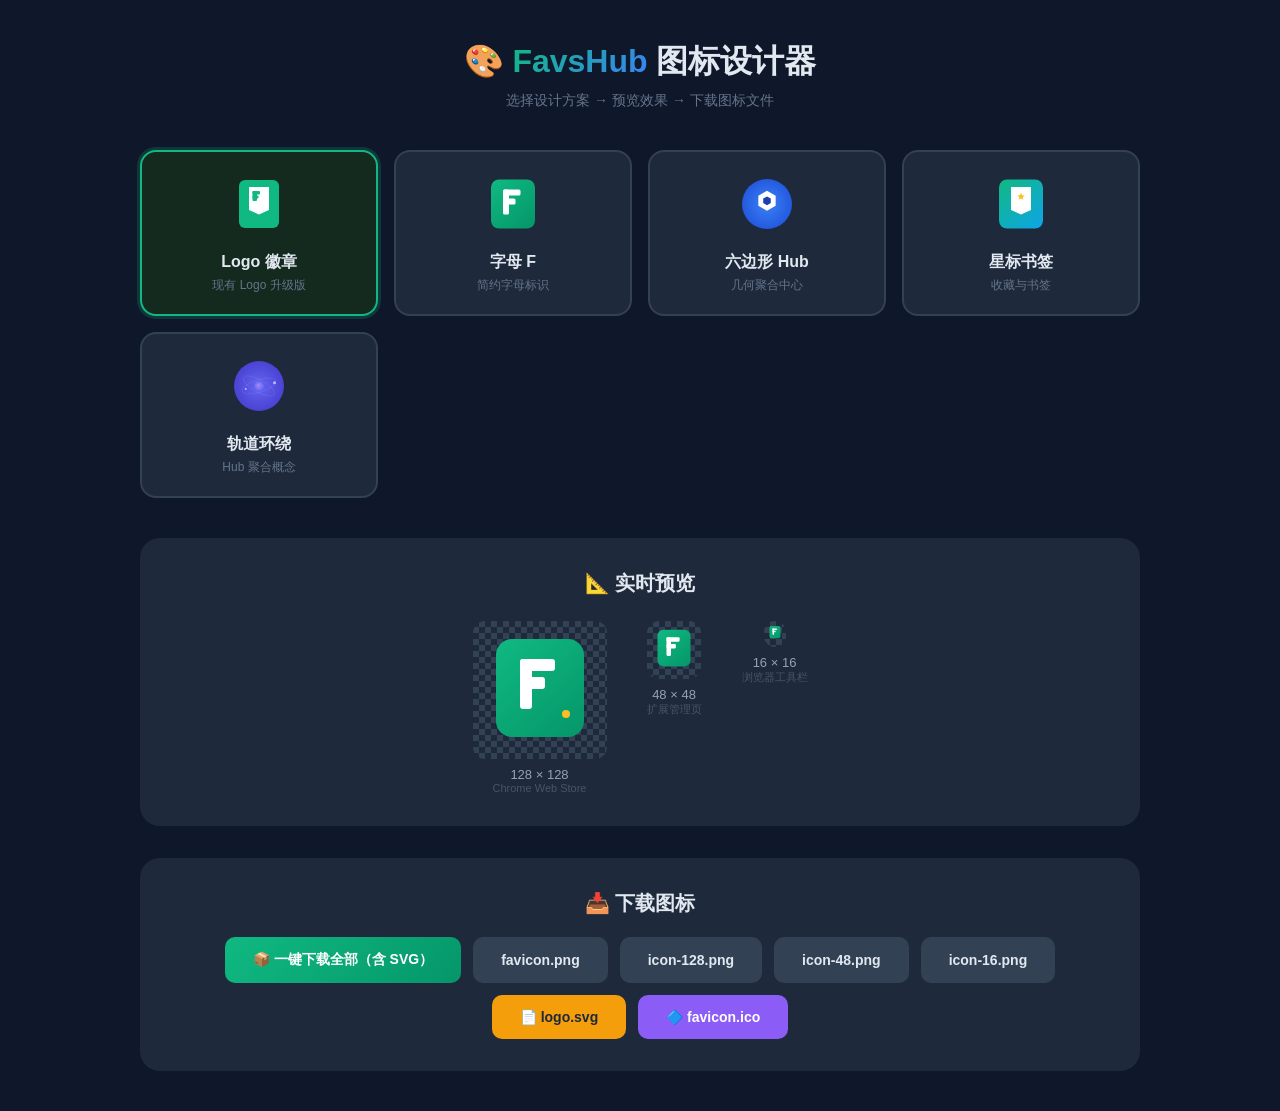
<file: images/icon-generator.html>
<!DOCTYPE html>
<html lang="zh-CN">
<head>
    <meta charset="UTF-8">
    <meta name="viewport" content="width=device-width, initial-scale=1.0">
    <title>FavsHub 图标设计器 v2</title>
    <style>
        * { margin: 0; padding: 0; box-sizing: border-box; }
        body {
            font-family: -apple-system, BlinkMacSystemFont, 'Segoe UI', sans-serif;
            background: #0f172a;
            min-height: 100vh;
            padding: 40px 20px;
            color: #e2e8f0;
        }
        .container { max-width: 1000px; margin: 0 auto; }
        h1 { text-align: center; margin-bottom: 8px; font-size: 32px; }
        h1 span { 
            background: linear-gradient(135deg, #10b981, #3b82f6);
            -webkit-background-clip: text;
            -webkit-text-fill-color: transparent;
        }
        .subtitle { text-align: center; color: #64748b; margin-bottom: 40px; font-size: 14px; }
        
        .designs {
            display: grid;
            grid-template-columns: repeat(auto-fit, minmax(200px, 1fr));
            gap: 16px;
            margin-bottom: 40px;
        }
        .design-card {
            background: #1e293b;
            border: 2px solid #334155;
            border-radius: 16px;
            padding: 20px;
            cursor: pointer;
            transition: all 0.3s ease;
            text-align: center;
        }
        .design-card:hover { 
            border-color: #10b981; 
            transform: translateY(-4px);
            box-shadow: 0 12px 24px rgba(0,0,0,0.3);
        }
        .design-card.active { 
            border-color: #10b981; 
            background: #142a1f;
            box-shadow: 0 0 0 3px rgba(16,185,129,0.2);
        }
        .design-card canvas {
            width: 64px;
            height: 64px;
            margin-bottom: 12px;
            border-radius: 12px;
        }
        .design-card h3 { font-size: 16px; color: #e2e8f0; margin-bottom: 4px; }
        .design-card p { font-size: 12px; color: #64748b; }
        
        .preview-section {
            background: #1e293b;
            border-radius: 20px;
            padding: 32px;
            margin-bottom: 32px;
        }
        .preview-section h2 {
            font-size: 20px;
            color: #e2e8f0;
            margin-bottom: 24px;
            text-align: center;
        }
        .preview-grid {
            display: flex;
            justify-content: center;
            gap: 40px;
            flex-wrap: wrap;
        }
        .preview-item {
            text-align: center;
        }
        .preview-item canvas {
            border-radius: 12px;
            image-rendering: pixelated;
        }
        .preview-item .size-label {
            margin-top: 8px;
            font-size: 13px;
            color: #94a3b8;
        }
        .preview-item .usage {
            font-size: 11px;
            color: #475569;
        }
        
        .download-section {
            background: #1e293b;
            border-radius: 20px;
            padding: 32px;
        }
        .download-section h2 {
            font-size: 20px;
            color: #e2e8f0;
            margin-bottom: 20px;
            text-align: center;
        }
        .btn-row { 
            display: flex; 
            gap: 12px; 
            flex-wrap: wrap; 
            justify-content: center;
        }
        .btn {
            padding: 14px 28px;
            border: none;
            border-radius: 10px;
            font-size: 14px;
            font-weight: 600;
            cursor: pointer;
            transition: all 0.2s ease;
        }
        .btn-primary { 
            background: linear-gradient(135deg, #10b981, #059669); 
            color: white; 
        }
        .btn-primary:hover { 
            transform: translateY(-2px);
            box-shadow: 0 8px 16px rgba(16,185,129,0.3);
        }
        .btn-secondary { 
            background: #334155; 
            color: #e2e8f0; 
        }
        .btn-secondary:hover { background: #475569; }
        
        .toast {
            position: fixed;
            bottom: 24px;
            right: 24px;
            padding: 14px 28px;
            background: linear-gradient(135deg, #10b981, #059669);
            color: white;
            border-radius: 10px;
            font-size: 14px;
            font-weight: 500;
            box-shadow: 0 8px 24px rgba(0,0,0,0.3);
            transform: translateY(100px);
            opacity: 0;
            transition: all 0.3s ease;
            z-index: 999;
        }
        .toast.show { transform: translateY(0); opacity: 1; }
        
        .bg-pattern {
            display: inline-block;
            background: 
                linear-gradient(45deg, #334155 25%, transparent 25%),
                linear-gradient(-45deg, #334155 25%, transparent 25%),
                linear-gradient(45deg, transparent 75%, #334155 75%),
                linear-gradient(-45deg, transparent 75%, #334155 75%);
            background-size: 12px 12px;
            background-position: 0 0, 0 6px, 6px -6px, -6px 0px;
            border-radius: 12px;
            padding: 3px;
        }
    </style>
</head>
<body>
    <div class="container">
        <h1>🎨 <span>FavsHub</span> 图标设计器</h1>
        <p class="subtitle">选择设计方案 → 预览效果 → 下载图标文件</p>
        
        <div class="designs">
            <div class="design-card active" data-design="logoBadge" onclick="switchDesign('logoBadge')">
                <canvas id="thumbLogo" width="64" height="64"></canvas>
                <h3>Logo 徽章</h3>
                <p>现有 Logo 升级版</p>
            </div>
            <div class="design-card" data-design="letterF" onclick="switchDesign('letterF')">
                <canvas id="thumbF" width="64" height="64"></canvas>
                <h3>字母 F</h3>
                <p>简约字母标识</p>
            </div>
            <div class="design-card" data-design="hexagon" onclick="switchDesign('hexagon')">
                <canvas id="thumbHex" width="64" height="64"></canvas>
                <h3>六边形 Hub</h3>
                <p>几何聚合中心</p>
            </div>
            <div class="design-card" data-design="starBookmark" onclick="switchDesign('starBookmark')">
                <canvas id="thumbStar" width="64" height="64"></canvas>
                <h3>星标书签</h3>
                <p>收藏与书签</p>
            </div>
            <div class="design-card" data-design="orbit" onclick="switchDesign('orbit')">
                <canvas id="thumbOrbit" width="64" height="64"></canvas>
                <h3>轨道环绕</h3>
                <p>Hub 聚合概念</p>
            </div>
        </div>
        
        <div class="preview-section">
            <h2>📐 实时预览</h2>
            <div class="preview-grid">
                <div class="preview-item">
                    <div class="bg-pattern"><canvas id="p128" width="128" height="128"></canvas></div>
                    <div class="size-label">128 × 128</div>
                    <div class="usage">Chrome Web Store</div>
                </div>
                <div class="preview-item">
                    <div class="bg-pattern"><canvas id="p48" width="48" height="48"></canvas></div>
                    <div class="size-label">48 × 48</div>
                    <div class="usage">扩展管理页</div>
                </div>
                <div class="preview-item">
                    <div class="bg-pattern"><canvas id="p16" width="16" height="16"></canvas></div>
                    <div class="size-label">16 × 16</div>
                    <div class="usage">浏览器工具栏</div>
                </div>
            </div>
        </div>
        
        <div class="download-section">
            <h2>📥 下载图标</h2>
            <div class="btn-row">
                <button class="btn btn-primary" onclick="downloadAll()">📦 一键下载全部（含 SVG）</button>
                <button class="btn btn-secondary" onclick="dl('favicon.png', 512)">favicon.png</button>
                <button class="btn btn-secondary" onclick="dl('icon-128.png', 128)">icon-128.png</button>
                <button class="btn btn-secondary" onclick="dl('icon-48.png', 48)">icon-48.png</button>
                <button class="btn btn-secondary" onclick="dl('icon-16.png', 16)">icon-16.png</button>
                <button class="btn btn-secondary" style="background:#f59e0b;color:#1e293b" onclick="downloadSVG()">📄 logo.svg</button>
                <button class="btn btn-secondary" style="background:#8b5cf6;color:white" onclick="downloadICO()">🔷 favicon.ico</button>
            </div>
        </div>
    </div>
    
    <div class="toast" id="toast"></div>
    <canvas id="p512" width="512" height="512" style="display:none"></canvas>
    
    <script>
    // ===== 设计配置 =====
    const DESIGNS = {
        logoBadge: {
            name: 'Logo 徽章',
            draw: function(ctx, s, t) {
                // 圆角正方形背景（与 logo.svg 风格一致）
                this.drawRoundedRect(ctx, 96*s, 64*s, 320*s, 384*s, 48*s, ['#10b981', '#10b981']);
                
                // 书签形状（白色）- 基于 logo.svg 路径转换
                ctx.save();
                ctx.fillStyle = '#ffffff';
                const bw = 160*s, bh = 220*s;
                const bx = 176*s, by = 120*s;
                const tailH = 36*s;
                
                ctx.beginPath();
                ctx.moveTo(bx, by);
                ctx.lineTo(bx + bw, by);
                ctx.lineTo(bx + bw, by + bh - tailH);
                ctx.lineTo(bx + bw/2, by + bh);
                ctx.lineTo(bx, by + bh - tailH);
                ctx.closePath();
                ctx.fill();
                
                // F 字母（简化版）
                ctx.fillStyle = '#10b981';
                const fw = 36*s, fh = 80*s;
                const fx = bx + 28*s, fy = by + 32*s;
                ctx.beginPath();
                ctx.roundRect(fx, fy, fw, fh, 8*s);
                ctx.fill();
                
                // F 上横线
                const hw1 = 60*s;
                ctx.beginPath();
                ctx.roundRect(fx, fy, hw1, 28*s, 8*s);
                ctx.fill();
                
                // F 中横线
                const hw2 = 48*s;
                ctx.beginPath();
                ctx.roundRect(fx, fy + 36*s, hw2, 24*s, 8*s);
                ctx.fill();
                
                ctx.restore();
            }
        },
        letterF: {
            name: '字母 F',
            draw: function(ctx, s, t) {
                // 圆角正方形背景
                this.drawRoundedRect(ctx, 80*s, 60*s, 352*s, 392*s, 64*s, t.bg);
                
                // 字母 F - 使用几何形状构建
                ctx.save();
                ctx.fillStyle = t.accent;
                
                // F 的竖线
                const fw = 48 * s;
                const fh = 200 * s;
                const fx = 176 * s;
                const fy = 140 * s;
                ctx.beginPath();
                ctx.roundRect(fx, fy, fw, fh, 12*s);
                ctx.fill();
                
                // F 的上横线
                const hw1 = 140 * s;
                const hh = 48 * s;
                ctx.beginPath();
                ctx.roundRect(fx, fy, hw1, hh, 12*s);
                ctx.fill();
                
                // F 的中横线
                const hw2 = 100 * s;
                ctx.beginPath();
                ctx.roundRect(fx, fy + 72*s, hw2, hh, 12*s);
                ctx.fill();
                
                ctx.restore();
                
                // 右下角小圆点装饰
                if (s > 0.15) {
                    ctx.save();
                    ctx.fillStyle = t.dot;
                    ctx.beginPath();
                    ctx.arc(360*s, 360*s, 16*s, 0, Math.PI*2);
                    ctx.fill();
                    ctx.restore();
                }
            }
        },
        hexagon: {
            name: '六边形 Hub',
            draw: function(ctx, s, t) {
                // 背景渐变圆
                const grad = ctx.createRadialGradient(256*s, 256*s, 0, 256*s, 256*s, 256*s);
                grad.addColorStop(0, t.bg[0]);
                grad.addColorStop(1, t.bg[1]);
                ctx.fillStyle = grad;
                ctx.beginPath();
                ctx.arc(256*s, 256*s, 200*s, 0, Math.PI*2);
                ctx.fill();
                
                // 六边形
                ctx.save();
                ctx.fillStyle = t.accent;
                this.drawHexagon(ctx, 256*s, 230*s, 80*s);
                ctx.fill();
                
                // 内部小六边形
                ctx.fillStyle = t.inner || t.bg[0];
                this.drawHexagon(ctx, 256*s, 230*s, 35*s);
                ctx.fill();
                ctx.restore();
                
                // 环绕小点
                if (s > 0.15) {
                    ctx.save();
                    ctx.fillStyle = t.dot;
                    for (let i = 0; i < 6; i++) {
                        const angle = (i / 6) * Math.PI * 2 - Math.PI/2;
                        const dx = 256*s + Math.cos(angle) * 130*s;
                        const dy = 230*s + Math.sin(angle) * 130*s;
                        ctx.beginPath();
                        ctx.arc(dx, dy, 8*s, 0, Math.PI*2);
                        ctx.fill();
                    }
                    ctx.restore();
                }
            }
        },
        starBookmark: {
            name: '星标书签',
            draw: function(ctx, s, t) {
                // 圆角矩形背景
                this.drawRoundedRect(ctx, 80*s, 60*s, 352*s, 392*s, 64*s, t.bg);
                
                // 书签
                ctx.save();
                ctx.fillStyle = t.accent;
                const bw = 160*s, bh = 220*s;
                const bx = 176*s, by = 120*s;
                const tailH = 36*s;
                
                ctx.beginPath();
                ctx.moveTo(bx, by);
                ctx.lineTo(bx + bw, by);
                ctx.lineTo(bx + bw, by + bh - tailH);
                ctx.lineTo(bx + bw/2, by + bh);
                ctx.lineTo(bx, by + bh - tailH);
                ctx.closePath();
                ctx.fill();
                
                // 星星
                ctx.fillStyle = t.star || '#fbbf24';
                this.drawStar(ctx, bx + bw/2, by + bh*0.35, 5, 32*s, 14*s);
                ctx.fill();
                ctx.restore();
            }
        },
        orbit: {
            name: '轨道环绕',
            draw: function(ctx, s, t) {
                // 背景
                const grad = ctx.createRadialGradient(256*s, 256*s, 0, 256*s, 256*s, 256*s);
                grad.addColorStop(0, t.bg[0]);
                grad.addColorStop(1, t.bg[1]);
                ctx.fillStyle = grad;
                ctx.beginPath();
                ctx.arc(256*s, 256*s, 200*s, 0, Math.PI*2);
                ctx.fill();
                
                // 轨道环
                ctx.save();
                ctx.strokeStyle = t.ring || 'rgba(255,255,255,0.3)';
                ctx.lineWidth = 4*s;
                ctx.beginPath();
                ctx.ellipse(256*s, 256*s, 140*s, 50*s, -0.3, 0, Math.PI*2);
                ctx.stroke();
                
                ctx.beginPath();
                ctx.ellipse(256*s, 256*s, 140*s, 50*s, 0.5, 0, Math.PI*2);
                ctx.stroke();
                ctx.restore();
                
                // 中心球
                ctx.save();
                const cGrad = ctx.createRadialGradient(250*s, 250*s, 0, 256*s, 256*s, 40*s);
                cGrad.addColorStop(0, t.accent);
                cGrad.addColorStop(1, t.bg[0]);
                ctx.fillStyle = cGrad;
                ctx.beginPath();
                ctx.arc(256*s, 256*s, 40*s, 0, Math.PI*2);
                ctx.fill();
                ctx.restore();
                
                // 轨道上的点
                ctx.save();
                ctx.fillStyle = t.dot || '#fff';
                ctx.beginPath();
                ctx.arc(380*s, 230*s, 12*s, 0, Math.PI*2);
                ctx.fill();
                ctx.beginPath();
                ctx.arc(150*s, 280*s, 8*s, 0, Math.PI*2);
                ctx.fill();
                ctx.restore();
            }
        }
    };
    
    // ===== 主题 =====
    const THEMES = {
        logoBadge: { bg: ['#10b981', '#10b981'], accent: '#ffffff', dot: '#fbbf24' },
        letterF: { bg: ['#10b981', '#059669'], accent: '#ffffff', dot: '#fbbf24' },
        hexagon: { bg: ['#3b82f6', '#1d4ed8'], accent: '#ffffff', dot: '#60a5fa', inner: '#1e40af' },
        starBookmark: { bg: ['#10b981', '#0ea5e9'], accent: '#ffffff', star: '#fbbf24' },
        orbit: { bg: ['#6366f1', '#4338ca'], accent: '#a78bfa', ring: 'rgba(167,139,250,0.4)', dot: '#c4b5fd' }
    };
    
    let currentDesign = 'letterF';
    
    // ===== 绘图工具函数 =====
    function drawRoundedRect(ctx, x, y, w, h, r, colors) {
        const grad = ctx.createLinearGradient(x, y, x+w, y+h);
        grad.addColorStop(0, colors[0]);
        grad.addColorStop(1, colors[1]);
        ctx.fillStyle = grad;
        ctx.beginPath();
        ctx.roundRect(x, y, w, h, r);
        ctx.fill();
    }
    
    function drawStar(ctx, cx, cy, spikes, outerR, innerR) {
        let rot = Math.PI/2 * 3;
        const step = Math.PI / spikes;
        ctx.beginPath();
        ctx.moveTo(cx, cy - outerR);
        for (let i = 0; i < spikes; i++) {
            ctx.lineTo(cx + Math.cos(rot)*outerR, cy + Math.sin(rot)*outerR);
            rot += step;
            ctx.lineTo(cx + Math.cos(rot)*innerR, cy + Math.sin(rot)*innerR);
            rot += step;
        }
        ctx.closePath();
    }
    
    function drawHexagon(ctx, cx, cy, r) {
        ctx.beginPath();
        for (let i = 0; i < 6; i++) {
            const angle = (i/6) * Math.PI * 2 - Math.PI/2;
            const x = cx + Math.cos(angle) * r;
            const y = cy + Math.sin(angle) * r;
            if (i === 0) ctx.moveTo(x, y);
            else ctx.lineTo(x, y);
        }
        ctx.closePath();
    }
    
    // 绑定到 DESIGNS
    Object.values(DESIGNS).forEach(d => {
        d.drawRoundedRect = drawRoundedRect;
        d.drawStar = drawStar;
        d.drawHexagon = drawHexagon;
    });
    
    // ===== 绘制 =====
    function drawIcon(canvasId, size) {
        const canvas = document.getElementById(canvasId);
        if (!canvas) return;
        const ctx = canvas.getContext('2d');
        const design = DESIGNS[currentDesign];
        const theme = THEMES[currentDesign];
        const s = size / 512;
        
        ctx.clearRect(0, 0, size, size);
        design.draw(ctx, s, theme);
    }
    
    function refreshAll() {
        ['p16', 'p48', 'p128', 'p512'].forEach(id => {
            const canvas = document.getElementById(id);
            if (canvas) drawIcon(id, canvas.width);
        });
        // 刷新缩略图
        ['thumbLogo', 'thumbF', 'thumbHex', 'thumbStar', 'thumbOrbit'].forEach(id => {
            const canvas = document.getElementById(id);
            if (canvas) {
                const ctx = canvas.getContext('2d');
                ctx.clearRect(0, 0, 64, 64);
                const key = id.replace('thumb', '').toLowerCase();
                const designMap = { logo: 'logoBadge', f: 'letterF', hex: 'hexagon', star: 'starBookmark', orbit: 'orbit' };
                const design = DESIGNS[designMap[key]];
                if (design) design.draw(ctx, 64/512, THEMES[designMap[key]]);
            }
        });
    }
    
    // ===== 切换设计 =====
    function switchDesign(name) {
        currentDesign = name;
        document.querySelectorAll('.design-card').forEach(c => {
            c.classList.toggle('active', c.dataset.design === name);
        });
        refreshAll();
        showToast('已选择: ' + DESIGNS[name].name);
    }
    
    // ===== 下载 =====
    function dl(filename, size) {
        const canvas = document.getElementById('p' + size);
        if (!canvas) return;
        const link = document.createElement('a');
        link.download = filename;
        link.href = canvas.toDataURL('image/png');
        link.click();
        showToast('✅ 已下载: ' + filename);
    }
    
    function downloadAll() {
        const files = [
            { name: 'favicon.png', size: 512 },
            { name: 'icon-128.png', size: 128 },
            { name: 'icon-48.png', size: 48 },
            { name: 'icon-16.png', size: 16 }
        ];
        files.forEach((f, i) => setTimeout(() => dl(f.name, f.size), i * 250));
        // 最后下载 SVG 和 ICO
        setTimeout(() => downloadSVG(), 1200);
        setTimeout(() => downloadICO(), 1500);
        showToast('📦 正在下载 6 个图标文件（含 SVG + ICO）...');
    }
    
    // ===== 下载 SVG =====
    function downloadSVG() {
        const design = currentDesign;
        const theme = THEMES[currentDesign];
        let svgContent = '';

        if (design === 'logoBadge') {
            svgContent = `<svg xmlns="http://www.w3.org/2000/svg" viewBox="0 0 512 512" width="512" height="512">
  <defs>
    <linearGradient id="bgGrad" x1="0%" y1="0%" x2="100%" y2="100%">
      <stop offset="0%" style="stop-color:${theme.bg[0]}"/>
      <stop offset="100%" style="stop-color:${theme.bg[1]}"/>
    </linearGradient>
  </defs>
  <rect x="96" y="64" width="320" height="384" rx="48" fill="url(#bgGrad)"/>
  <path d="M176 120 L336 120 L336 304 L256 340 L176 304 Z" fill="#ffffff"/>
  <rect x="204" y="152" width="36" height="80" rx="8" fill="#10b981"/>
  <rect x="204" y="152" width="60" height="28" rx="8" fill="#10b981"/>
  <rect x="204" y="188" width="48" height="24" rx="8" fill="#10b981"/>
</svg>`;
        } else if (design === 'letterF') {
            svgContent = `<svg xmlns="http://www.w3.org/2000/svg" viewBox="0 0 512 512" width="512" height="512">
  <defs>
    <linearGradient id="bgGrad" x1="0%" y1="0%" x2="100%" y2="100%">
      <stop offset="0%" style="stop-color:${theme.bg[0]}"/>
      <stop offset="100%" style="stop-color:${theme.bg[1]}"/>
    </linearGradient>
  </defs>
  <rect x="80" y="60" width="352" height="392" rx="64" fill="url(#bgGrad)"/>
  <rect x="176" y="140" width="48" height="200" rx="12" fill="${theme.accent}"/>
  <rect x="176" y="140" width="140" height="48" rx="12" fill="${theme.accent}"/>
  <rect x="176" y="212" width="100" height="48" rx="12" fill="${theme.accent}"/>
  <circle cx="360" cy="360" r="16" fill="${theme.dot}"/>
</svg>`;
        } else if (design === 'hexagon') {
            const hexPts = Array.from({length:6}, (_,i) => {
                const a = (i/6)*Math.PI*2 - Math.PI/2;
                return `${256+Math.cos(a)*80},${230+Math.sin(a)*80}`;
            }).join(' ');
            const innerHexPts = Array.from({length:6}, (_,i) => {
                const a = (i/6)*Math.PI*2 - Math.PI/2;
                return `${256+Math.cos(a)*35},${230+Math.sin(a)*35}`;
            }).join(' ');
            const dots = Array.from({length:6}, (_,i) => {
                const a = (i/6)*Math.PI*2 - Math.PI/2;
                const dx = 256+Math.cos(a)*130;
                const dy = 230+Math.sin(a)*130;
                return `<circle cx="${dx}" cy="${dy}" r="8" fill="${theme.dot}"/>`;
            }).join('\n  ');
            svgContent = `<svg xmlns="http://www.w3.org/2000/svg" viewBox="0 0 512 512" width="512" height="512">
  <defs>
    <radialGradient id="bgGrad" cx="50%" cy="50%" r="50%">
      <stop offset="0%" style="stop-color:${theme.bg[0]}"/>
      <stop offset="100%" style="stop-color:${theme.bg[1]}"/>
    </radialGradient>
  </defs>
  <circle cx="256" cy="256" r="200" fill="url(#bgGrad)"/>
  <polygon points="${hexPts}" fill="${theme.accent}"/>
  <polygon points="${innerHexPts}" fill="${theme.inner}"/>
  ${dots}
</svg>`;
        } else if (design === 'starBookmark') {
            const starPts = [];
            for (let i=0;i<10;i++) {
                const r = i%2===0 ? 32 : 14;
                const a = (i/10)*Math.PI*2 - Math.PI/2;
                starPts.push(`${256+Math.cos(a)*r},${202+Math.sin(a)*r}`);
            }
            svgContent = `<svg xmlns="http://www.w3.org/2000/svg" viewBox="0 0 512 512" width="512" height="512">
  <defs>
    <linearGradient id="bgGrad" x1="0%" y1="0%" x2="100%" y2="100%">
      <stop offset="0%" style="stop-color:${theme.bg[0]}"/>
      <stop offset="100%" style="stop-color:${theme.bg[1]}"/>
    </linearGradient>
  </defs>
  <rect x="80" y="60" width="352" height="392" rx="64" fill="url(#bgGrad)"/>
  <path d="M176 120 L336 120 L336 304 L256 340 L176 304 Z" fill="${theme.accent}"/>
  <polygon points="${starPts.join(' ')}" fill="${theme.star}"/>
</svg>`;
        } else if (design === 'orbit') {
            svgContent = `<svg xmlns="http://www.w3.org/2000/svg" viewBox="0 0 512 512" width="512" height="512">
  <defs>
    <radialGradient id="bgGrad" cx="50%" cy="50%" r="50%">
      <stop offset="0%" style="stop-color:${theme.bg[0]}"/>
      <stop offset="100%" style="stop-color:${theme.bg[1]}"/>
    </radialGradient>
    <radialGradient id="coreGrad" cx="45%" cy="45%" r="50%">
      <stop offset="0%" style="stop-color:${theme.accent}"/>
      <stop offset="100%" style="stop-color:${theme.bg[0]}"/>
    </radialGradient>
  </defs>
  <circle cx="256" cy="256" r="200" fill="url(#bgGrad)"/>
  <ellipse cx="256" cy="256" rx="140" ry="50" fill="none" stroke="${theme.ring}" stroke-width="4" transform="rotate(-17 256 256)"/>
  <ellipse cx="256" cy="256" rx="140" ry="50" fill="none" stroke="${theme.ring}" stroke-width="4" transform="rotate(29 256 256)"/>
  <circle cx="256" cy="256" r="40" fill="url(#coreGrad)"/>
  <circle cx="380" cy="230" r="12" fill="${theme.dot}"/>
  <circle cx="150" cy="280" r="8" fill="${theme.dot}"/>
</svg>`;
        }

        const blob = new Blob([svgContent], { type: 'image/svg+xml' });
        const link = document.createElement('a');
        link.download = 'logo.svg';
        link.href = URL.createObjectURL(blob);
        link.click();
        URL.revokeObjectURL(link.href);
        showToast('✅ 已下载: logo.svg');
    }
    
    // ===== 下载 favicon.ico =====
    async function downloadICO() {
        const sizes = [16, 32, 48];
        const pngBuffers = [];
        
        // 获取各尺寸的 PNG 数据
        for (const size of sizes) {
            const canvas = document.getElementById('p' + size);
            if (!canvas) continue;
            
            const blob = await new Promise(resolve => canvas.toBlob(resolve, 'image/png'));
            const buffer = await blob.arrayBuffer();
            pngBuffers.push({ size, buffer });
        }
        
        // 构建 ICO 文件
        const numImages = pngBuffers.length;
        const headerSize = 6; // ICO header: 2 + 2 + 2
        const dirEntrySize = 16; // Each directory entry: 16 bytes
        const dirSize = numImages * dirEntrySize;
        const dataOffset = headerSize + dirSize;
        
        // 计算总大小
        let totalSize = dataOffset;
        const pngSizes = [];
        for (const { buffer } of pngBuffers) {
            totalSize += buffer.byteLength;
            pngSizes.push(buffer.byteLength);
        }
        
        // 创建 ICO 文件
        const icoBuffer = new ArrayBuffer(totalSize);
        const view = new DataView(icoBuffer);
        
        // ICO Header
        view.setUint16(0, 0, true); // Reserved: 0
        view.setUint16(2, 1, true); // Type: 1 (ICO)
        view.setUint16(4, numImages, true); // Number of images
        
        // Directory Entries
        let offset = dataOffset;
        for (let i = 0; i < numImages; i++) {
            const { size, buffer } = pngBuffers[i];
            const base = headerSize + i * dirEntrySize;
            
            view.setUint8(base, size >= 256 ? 0 : size); // Width
            view.setUint8(base + 1, size >= 256 ? 0 : size); // Height
            view.setUint8(base + 2, 0); // Color palette: 0 (no palette)
            view.setUint8(base + 3, 0); // Reserved: 0
            view.setUint16(base + 4, 1, true); // Color planes: 1
            view.setUint16(base + 6, 32, true); // Bits per pixel: 32
            view.setUint32(base + 8, buffer.byteLength, true); // Image size
            view.setUint32(base + 12, offset, true); // Image offset
            
            // Copy PNG data
            const pngView = new Uint8Array(icoBuffer, offset, buffer.byteLength);
            pngView.set(new Uint8Array(buffer));
            
            offset += buffer.byteLength;
        }
        
        // 下载
        const blob = new Blob([icoBuffer], { type: 'image/x-icon' });
        const link = document.createElement('a');
        link.download = 'favicon.ico';
        link.href = URL.createObjectURL(blob);
        link.click();
        URL.revokeObjectURL(link.href);
        showToast('✅ 已下载: favicon.ico');
    }
    
    function showToast(msg) {
        const el = document.getElementById('toast');
        el.textContent = msg;
        el.classList.add('show');
        clearTimeout(el._t);
        el._t = setTimeout(() => el.classList.remove('show'), 2000);
    }
    
    // ===== Polyfill =====
    if (!CanvasRenderingContext2D.prototype.roundRect) {
        CanvasRenderingContext2D.prototype.roundRect = function(x, y, w, h, r) {
            if (typeof r === 'number') r = [r,r,r,r];
            this.moveTo(x+r[0], y);
            this.arcTo(x+w, y, x+w, y+h, r[1]);
            this.arcTo(x+w, y+h, x, y+h, r[2]);
            this.arcTo(x, y+h, x, y, r[3]);
            this.arcTo(x, y, x+w, y, r[0]);
            this.closePath();
        };
    }
    
    // ===== 初始化 =====
    refreshAll();
    </script>
</body>
</html>
</file>
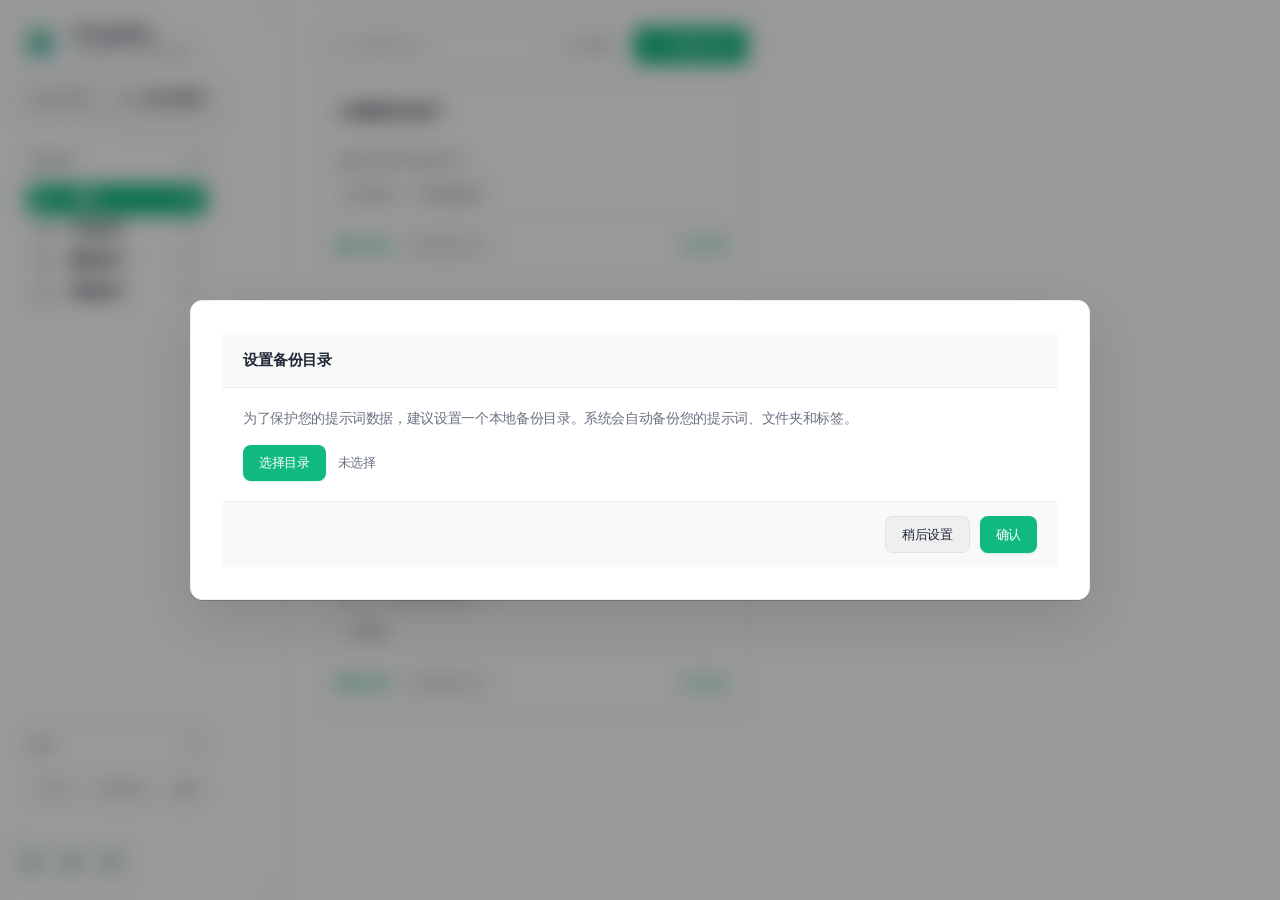
<file: src/promptpro.html>
<!DOCTYPE html>
<html lang="zh-CN">
<head>
    <meta charset="UTF-8">
    <meta name="viewport" content="width=device-width, initial-scale=1.0">
    <meta name="page-id" content="promptpro">
    <title>PromptPro - 提示词管理系统</title>

    <!-- 核心样式 -->
    <link rel="stylesheet" href="promptpro-bundle.css">
    <link rel="stylesheet" href="promptpro-card-styles.css">
    <link rel="stylesheet" href="promptpro-dark-theme.css">

    <!-- 引用主项目样式 (侧边栏 + 回到顶部进度环) -->
    <link rel="stylesheet" href="main-bundle.css">
    <link rel="stylesheet" href="index-sidebar-fix.css">

    <style>
        /* ========== 页面布局 ========== */
        html, body {
            height: 100%;
            margin: 0;
            font-family: var(--font-system, system-ui, -apple-system, sans-serif);
        }
        body {
            display: flex;
            background: var(--bg-primary, #f8fafc);
            color: var(--text-primary, #1e293b);
            width: 100vw;
            overflow: hidden;
        }
        #sidebar-container {
            display: flex;
            width: auto !important;
        }
        aside.sidebar {
            width: 18rem;
            min-width: 18rem;
            padding: 1rem;
            overflow-y: auto;
            overflow-x: hidden;
            border-right: 1px solid rgba(15, 23, 42, 0.06);
            display: flex;
            flex-direction: column;
            background: linear-gradient(180deg, rgba(255,255,255,0.88) 0%, rgba(255,255,255,0.72) 100%);
            backdrop-filter: blur(22px);
            -webkit-backdrop-filter: blur(22px);
        }
        .main-content {
            flex: 1;
            display: flex;
            flex-direction: column;
            min-width: 0;
            min-height: 0 !important;
            max-height: 100vh;
            padding: 0 !important;
            overflow-y: auto;
            overflow-x: hidden;
            scrollbar-width: none;
            -ms-overflow-style: none;
        }
        .main-content::-webkit-scrollbar {
            display: none;
        }

        /* ========== 侧边栏 ========== */
        .sidebar-shell {
            height: 100%;
            display: flex;
            flex-direction: column;
            gap: 0.75rem;
        }

        /* brand 卡片 */
        .sidebar-brand-card {
            display: flex;
            align-items: center;
            gap: 0.8rem;
            padding: 0.35rem 0.2rem 0.2rem;
            text-decoration: none;
        }
        .sidebar-brand-logo {
            width: 42px;
            height: 42px;
            padding: 8px;
            border-radius: 12px;
            background: linear-gradient(135deg, rgba(16, 185, 129, 0.16), rgba(59, 130, 246, 0.12));
            box-shadow: inset 0 1px 0 rgba(255, 255, 255, 0.55);
        }
        .sidebar-brand-title {
            font-size: 16px;
            font-weight: 700;
            color: #0f172a;
            line-height: 1.1;
        }
        .sidebar-brand-subtitle {
            font-size: 11px;
            letter-spacing: 0.08em;
            text-transform: uppercase;
            color: #64748b;
        }

        /* hub-nav */
        .sidebar-hub-nav {
            display: flex;
            align-items: center;
            gap: 0.4rem;
            padding: 0.22rem;
            border-radius: 14px;
            background: rgba(15, 23, 42, 0.04);
            box-shadow: inset 0 1px 0 rgba(255, 255, 255, 0.45);
        }
        .sidebar-hub-link {
            display: flex;
            align-items: center;
            justify-content: center;
            gap: 0.45rem;
            min-height: 36px;
            flex: 1 1 0;
            padding: 0.52rem 0.78rem;
            border-radius: 12px;
            color: #8b95a7;
            text-decoration: none;
            background: transparent;
            transition: background-color 0.2s, color 0.2s, box-shadow 0.2s;
        }
        .sidebar-hub-link:hover { color: #475569; }
        .sidebar-hub-link.active {
            color: #1f2937;
            background: rgba(255, 255, 255, 0.92);
            box-shadow: 0 6px 18px rgba(15, 23, 42, 0.08), inset 0 1px 0 rgba(255, 255, 255, 0.7);
        }
        .sidebar-hub-icon {
            display: inline-flex;
            align-items: center;
            justify-content: center;
            width: 18px;
            height: 18px;
            flex-shrink: 0;
        }
        .sidebar-hub-icon svg {
            width: 16px;
            height: 16px;
            stroke-width: 2.1;
        }
        .sidebar-hub-label {
            white-space: nowrap;
            font-size: 12px;
            font-weight: 700;
        }

        /* 导航目录面板 —— 复用主页卡片样式 */
        .sidebar-folders-panel {
            padding: 0.85rem 0.7rem 0.8rem;
            display: flex;
            flex-direction: column;
            gap: 0.75rem;
            flex: 1;
            min-height: 0;
            overflow: hidden;
        }
        .sidebar-panel-header {
            display: flex;
            align-items: center;
            justify-content: space-between;
            padding: 0 0.2rem;
        }
        .sidebar-section-kicker {
            font-size: 10px;
            font-weight: 700;
            letter-spacing: 0.08em;
            text-transform: uppercase;
            color: #64748b;
        }
        .sidebar-panel-actions {
            display: flex;
            gap: 2px;
        }
        .sidebar-panel-action-btn {
            width: 22px;
            height: 22px;
            border: none;
            background: transparent;
            color: #94a3b8;
            cursor: pointer;
            border-radius: 6px;
            display: flex;
            align-items: center;
            justify-content: center;
            font-size: 14px;
            transition: all 0.15s;
        }
        .sidebar-panel-action-btn:hover {
            background: rgba(16, 185, 129, 0.1);
            color: #10b981;
        }

        /* 列表容器 —— 覆盖 main-bundle.css 的 padding-bottom */
        #categories-list {
            padding-right: 0.15rem;
            padding-bottom: 0.5rem;
            list-style: none;
            margin: 0;
        }

        /* 文件夹列表项 —— 颜色/粗细由 index-sidebar-fix.css 提供，此处仅补 promptpro 特有样式 */
        #categories-list .folder-item {
            padding: 0.4rem 0.55rem;
            border-radius: 8px;
            gap: 0.5rem;
            cursor: pointer;
            transition: background-color 0.12s;
            font-size: 0.875rem;
            font-weight: 600;
        }
        #categories-list .folder-item span:not(.item-count):not(.folder-arrow):not(.material-icons) {
            flex: 1;
            overflow: hidden;
            text-overflow: ellipsis;
            white-space: nowrap;
        }
        #categories-list .folder-item span:last-child {
            margin-right: 0;
        }
        /* hover/active 样式由 index-sidebar-fix.css 统一管理 */
        #categories-list .folder-item > i {
            font-size: 18px;
            flex-shrink: 0;
            color: inherit;
            width: 18px;
            text-align: center;
        }
        .folder-item .item-count {
            font-size: 10px;
            font-weight: 600;
            color: #64748b;
            flex-shrink: 0;
            min-width: 18px;
            text-align: center;
            background: rgba(0, 0, 0, 0.04);
            padding: 1px 5px;
            border-radius: 10px;
            order: 10;
        }
        .folder-item.bg-emerald-500 .item-count {
            color: rgba(255, 255, 255, 0.9);
            background: rgba(255, 255, 255, 0.2);
        }
        .folder-item .item-delete {
            display: none;
            width: 16px;
            height: 16px;
            border: none;
            background: transparent;
            color: #94a3b8;
            cursor: pointer;
            border-radius: 4px;
            font-size: 11px;
            flex-shrink: 0;
            align-items: center;
            justify-content: center;
            margin-left: 2px;
            order: 11;
        }
        .folder-item:hover .item-delete {
            display: inline-flex;
        }
        .folder-item .item-delete:hover {
            color: #ef4444;
            background: rgba(239, 68, 68, 0.1);
        }
        .folder-item .folder-arrow {
            font-size: 18px;
            transition: transform 0.2s;
            order: 12;
        }
        .folder-collapsed {
            display: none !important;
        }

        /* 标签区块标题 —— 独立一行 */
        .tags-section-label {
            display: flex;
            align-items: center;
            justify-content: space-between;
            font-size: 10px;
            font-weight: 700;
            letter-spacing: 0.08em;
            text-transform: uppercase;
            color: #64748b;
            padding: 0.75rem 0.2rem 0.3rem;
            margin-top: 0.25rem;
            border-top: 1px solid rgba(0, 0, 0, 0.06);
        }

        /* 侧边栏标签网格 —— 3 列网格 */
        .sidebar-tags-grid {
            display: flex;
            flex-wrap: wrap;
            gap: 6px;
            padding: 0 0.15rem 0.5rem;
        }
        .sidebar-tag-chip {
            display: flex;
            align-items: center;
            justify-content: center;
            gap: 4px;
            padding: 6px 10px;
            background: rgba(255, 255, 255, 0.6);
            border: 1px solid rgba(0, 0, 0, 0.06);
            border-radius: 99px;
            font-size: 11px;
            color: #475569;
            cursor: pointer;
            transition: all 0.2s cubic-bezier(0.4, 0, 0.2, 1);
            font-weight: 500;
            text-align: center;
            white-space: nowrap;
            overflow: hidden;
            text-overflow: ellipsis;
            user-select: none;
            position: relative;
            box-shadow: 0 1px 2px rgba(0, 0, 0, 0.04);
        }
        .sidebar-tag-chip:hover {
            background: rgba(16, 185, 129, 0.1);
            color: #10b981;
            border-color: rgba(16, 185, 129, 0.2);
            transform: translateY(-1px);
            box-shadow: 0 3px 10px rgba(16, 185, 129, 0.12);
        }
        .sidebar-tag-chip.active {
            background: rgba(16, 185, 129, 0.15);
            border-color: rgba(16, 185, 129, 0.3);
            color: #10b981;
            font-weight: 600;
            box-shadow: 0 2px 6px rgba(16, 185, 129, 0.12);
        }
        .sidebar-tag-chip .tag-chip-name {
            overflow: hidden;
            text-overflow: ellipsis;
            white-space: nowrap;
        }
        .sidebar-tag-chip .tag-chip-delete {
            display: none;
            width: 14px;
            height: 14px;
            border: none;
            background: transparent;
            color: inherit;
            cursor: pointer;
            border-radius: 3px;
            font-size: 10px;
            flex-shrink: 0;
            align-items: center;
            justify-content: center;
        }
        .sidebar-tag-chip:hover .tag-chip-delete {
            display: inline-flex;
        }
        .sidebar-tag-chip .tag-chip-delete:hover {
            background: rgba(239, 68, 68, 0.15);
            color: #ef4444;
        }

        /* 侧边栏底部 */
        .sidebar-bottom {
            position: sticky;
            bottom: 0;
            margin-top: auto;
            padding-top: 0.25rem;
        }
        .sidebar-toolbar {
            padding: 0.35rem 0;
            display: flex;
            align-items: center;
            justify-content: flex-start;
            gap: 0.45rem;
            flex-wrap: nowrap;
        }
        /* 主题按钮 + 工具栏图标 —— 由 main-bundle.css 提供，此处不重复定义 */

        /* ========== 主内容区 ========== */
        .main-area {
            flex: 1;
            display: flex;
            flex-direction: column;
            min-width: 0;
            padding: 1.5rem 2rem;
        }

        /* 主工具栏 */
        .main-toolbar {
            display: flex;
            align-items: center;
            flex-wrap: wrap;
            gap: 0.65rem;
            margin-bottom: 1rem;
        }
        .search-box {
            flex: 1;
            min-width: 0;
            max-width: 360px;
            display: flex;
            align-items: center;
            gap: 0.5rem;
            background: var(--bg-card, #fff);
            border: 1px solid rgba(15, 23, 42, 0.08);
            border-radius: 12px;
            padding: 0.55rem 0.85rem;
            transition: border-color 0.2s, box-shadow 0.2s;
        }
        .search-box:focus-within {
            border-color: #10b981;
            box-shadow: 0 0 0 3px rgba(16, 185, 129, 0.1);
        }
        .search-box i {
            color: #94a3b8;
            font-size: 16px;
            flex-shrink: 0;
        }
        .search-box input {
            flex: 1;
            border: none;
            outline: none;
            background: transparent;
            font-size: 13px;
            color: var(--text-primary, #1e293b);
        }
        .search-box input::placeholder {
            color: #94a3b8;
        }

        /* 收藏按钮 */
        .btn-favorite {
            display: flex;
            align-items: center;
            gap: 0.35rem;
            padding: 0.55rem 0.85rem;
            border: 1px solid rgba(15, 23, 42, 0.08);
            border-radius: 12px;
            background: var(--bg-card, #fff);
            color: #64748b;
            font-size: 13px;
            font-weight: 500;
            cursor: pointer;
            transition: all 0.2s;
            white-space: nowrap;
        }
        .btn-favorite:hover {
            color: #f59e0b;
            border-color: rgba(245, 158, 11, 0.2);
            background: rgba(245, 158, 11, 0.04);
        }
        .btn-favorite.active {
            color: #f59e0b;
            border-color: rgba(245, 158, 11, 0.3);
            background: rgba(245, 158, 11, 0.08);
            font-weight: 600;
        }

        /* 新建按钮 - 复用主样式 .btn-primary，仅调整尺寸 */
        .main-toolbar .btn-primary {
            padding: 0.55rem 1rem;
            font-size: 13px;
            white-space: nowrap;
        }

        /* ========== 筛选栏 ========== */
        .filter-bar {
            display: flex;
            align-items: center;
            gap: 0.5rem;
            padding: 0.45rem 0.75rem;
            margin-bottom: 0.75rem;
            border-radius: 8px;
            background: rgba(16, 185, 129, 0.04);
            font-size: 12px;
            color: #64748b;
        }

        /* ========== 提示词容器 ========== */
        .prompts-container {
            flex: 1;
            min-height: 0;
            min-width: 0;
        }
        .prompts-grid {
            grid-template-columns: repeat(auto-fill, minmax(min(300px, 100%), 1fr)) !important;
        }

        /* ========== 模态框修复 ========== */
        .modal {
            display: none !important;
        }
        .modal.active {
            display: flex !important;
            align-items: center !important;
            justify-content: center !important;
        }
        .modal .modal-content {
            position: relative !important;
            top: auto !important;
            left: auto !important;
            transform: none !important;
            width: 100% !important;
            max-width: min(900px, calc(100vw - 2rem)) !important;
            margin: 0 auto !important;
            box-sizing: border-box;
        }
        .modal .modal-content.modal-xlarge {
            max-width: min(1100px, calc(100vw - 2rem)) !important;
        }
        #promptModal .modal-content {
            position: relative !important;
            top: auto !important;
            left: auto !important;
            transform: none !important;
        }

        /* ========== 版本号 ========== */
        .version-badge {
            color: #10b981 !important;
            background: rgba(16, 185, 129, 0.1) !important;
        }

        /* ========== 回到顶部 ========== */
        #back-to-top-container {
            position: fixed !important;
            bottom: 0 !important;
            right: 0 !important;
            z-index: 999999 !important;
            pointer-events: none !important;
        }
        #back-to-top {
            width: 50px !important;
            height: 50px !important;
            border-radius: 50% !important;
            display: flex !important;
            align-items: center !important;
            justify-content: center !important;
            background: transparent !important;
            border: none !important;
            cursor: pointer !important;
            box-shadow: 0 4px 20px rgba(93, 173, 226, 0.4) !important;
            opacity: 0 !important;
            visibility: hidden !important;
            transform: translateY(20px) scale(0.8) !important;
            transition: all 0.3s cubic-bezier(0.4, 0, 0.2, 1) !important;
            position: relative !important;
            margin: 30px !important;
            z-index: 1 !important;
        }
        #back-to-top::before {
            content: '';
            position: absolute !important;
            width: 100% !important;
            height: 100% !important;
            border: 4px solid #F0F0F0 !important;
            border-radius: 50% !important;
            box-sizing: border-box !important;
            z-index: 1 !important;
        }
        #back-to-top::after {
            content: '';
            position: absolute !important;
            width: 100% !important;
            height: 100% !important;
            border: 4px solid #5DADE2 !important;
            border-radius: 50% !important;
            border-right-color: transparent !important;
            border-bottom-color: transparent !important;
            border-top-color: transparent !important;
            box-sizing: border-box !important;
            z-index: 2 !important;
            clip-path: polygon(50% 50%, 100% 0%, 100% 100%, 0% 100%) !important;
        }
        #back-to-top.show {
            opacity: 1 !important;
            visibility: visible !important;
            transform: translateY(0) scale(1) !important;
        }
        #back-to-top:hover {
            transform: scale(1.1) !important;
            box-shadow: 0 6px 25px rgba(93, 173, 226, 0.6) !important;
        }
        #back-to-top svg {
            width: 22px !important;
            height: 22px !important;
            fill: none !important;
            stroke: #333 !important;
            stroke-width: 2.5 !important;
            position: absolute !important;
            top: 50% !important;
            left: 50% !important;
            transform: translate(-50%, -50%) !important;
            z-index: 3 !important;
        }
        #scroll-percent {
            position: absolute !important;
            top: 50% !important;
            left: 50% !important;
            transform: translate(-50%, -50%) !important;
            color: #333 !important;
            font-size: 14px !important;
            font-weight: 700 !important;
            z-index: 4 !important;
            display: none;
        }
        #back-to-top.show-percent svg { display: none !important; }
        #back-to-top.show-percent #scroll-percent { display: block !important; }

        /* ========== 暗色模式 ========== */
        [data-theme="dark"] aside.sidebar {
            border-right-color: rgba(255, 255, 255, 0.06);
            background: linear-gradient(180deg, rgba(15,23,42,0.94) 0%, rgba(15,23,42,0.86) 100%);
            backdrop-filter: blur(22px);
            -webkit-backdrop-filter: blur(22px);
        }
        [data-theme="dark"] .sidebar-brand-title { color: #f1f5f9; }
        [data-theme="dark"] .sidebar-brand-subtitle { color: #94a3b8; }
        [data-theme="dark"] .search-box,
        [data-theme="dark"] .btn-favorite {
            background: #1e293b;
            border-color: rgba(255, 255, 255, 0.06);
            color: #94a3b8;
        }
        [data-theme="dark"] .search-box input { color: #e2e8f0; }
        [data-theme="dark"] .btn-favorite:hover { color: #fbbf24; }
        [data-theme="dark"] .btn-favorite.active { color: #fbbf24; }
        [data-theme="dark"] .filter-bar {
            background: rgba(16, 185, 129, 0.06);
            color: #94a3b8;
        }
        [data-theme="dark"] .version-badge {
            color: #34d399 !important;
            background: rgba(52, 211, 153, 0.15) !important;
        }
        [data-theme="dark"] #back-to-top::before { border-color: #444 !important; }
        [data-theme="dark"] #back-to-top svg { stroke: #e0e0e0 !important; }
        [data-theme="dark"] #scroll-percent { color: #e0e0e0 !important; }

        /* ========== 响应式布局 ========== */
        @media (max-width: 1200px) {
            .main-area {
                padding: 1.25rem 1.25rem;
            }
        }
        @media (max-width: 768px) {
            #sidebar-container {
                flex-direction: column;
                width: 100% !important;
            }
            aside.sidebar {
                width: 100% !important;
                min-width: 0 !important;
                border-right: none;
                border-bottom: 1px solid rgba(15, 23, 42, 0.06);
                max-height: 40vh;
            }
            .main-content {
                width: 100vw !important;
            }
            .main-area {
                padding: 1rem;
            }
            .search-box {
                max-width: 100%;
            }
        }
    </style>
</head>
<body>
    <div id="sidebar-container" class="flex">
        <aside class="sidebar">
            <div class="sidebar-shell">
                <!-- 品牌卡片 -->
                <div class="sidebar-top" style="position:sticky;top:0;z-index:2;padding:0 0 0.25rem;display:flex;flex-direction:column;gap:0.65rem;">
                    <a href="#" class="sidebar-brand-card" title="PromptPro">
                        <img src="../images/logo.svg" alt="Logo" class="sidebar-brand-logo">
                        <div class="sidebar-brand-copy" style="display:flex;flex-direction:column;gap:2px;">
                            <span class="sidebar-brand-title">PromptPro</span>
                            <span class="sidebar-brand-subtitle">Prompt Manager</span>
                        </div>
                    </a>
                    <div class="sidebar-hub-nav">
                        <a href="index.html" class="sidebar-hub-link" data-page="home" title="主页">
                            <span class="sidebar-hub-icon">
                                <svg xmlns="http://www.w3.org/2000/svg" width="18" height="18" viewBox="0 0 24 24" fill="none" stroke="currentColor" stroke-width="2" stroke-linecap="round" stroke-linejoin="round"><path d="m3 9 9-7 9 7v11a2 2 0 0 1-2 2H5a2 2 0 0 1-2-2z"/><polyline points="9 22 9 12 15 12 15 22"/></svg>
                            </span>
                            <span class="sidebar-hub-label">主页</span>
                        </a>
                        <a href="promptpro.html" class="sidebar-hub-link active" data-page="promptpro" title="提示词管理">
                            <span class="sidebar-hub-icon">
                                <svg xmlns="http://www.w3.org/2000/svg" width="18" height="18" viewBox="0 0 24 24" fill="none" stroke="currentColor" stroke-width="2" stroke-linecap="round" stroke-linejoin="round"><path d="M9.937 15.5A2 2 0 0 0 8.5 14.063l-6.135-1.582a.5.5 0 0 1 0-.962L8.5 9.936A2 2 0 0 0 9.937 8.5l1.582-6.135a.5.5 0 0 1 .963 0L14.063 8.5A2 2 0 0 0 15.5 9.937l6.135 1.581a.5.5 0 0 1 0 .964L15.5 14.063a2 2 0 0 0-1.437 1.437l-1.582 6.135a.5.5 0 0 1-.963 0z"/></svg>
                            </span>
                            <span class="sidebar-hub-label">提示词管理</span>
                        </a>
                    </div>
                </div>

                <!-- 导航目录 -->
                <div class="sidebar-folders-panel">
                    <div class="sidebar-panel-header">
                        <span class="sidebar-section-kicker">导航目录</span>
                        <div class="sidebar-panel-actions">
                            <button class="sidebar-panel-action-btn" id="addFolderBtn" title="新建文件夹">
                                <i class="ri-folder-add-line"></i>
                            </button>
                        </div>
                    </div>
                    <ul id="categories-list">
                        <!-- 文件夹由 JS 动态渲染 -->
                    </ul>
                    <div class="tags-section-label">
                        <span>标签</span>
                        <button class="sidebar-panel-action-btn" id="addTagBtn" title="新建标签">
                            <i class="ri-price-tag-3-line"></i>
                        </button>
                    </div>
                    <div id="sidebar-tags-grid" class="sidebar-tags-grid">
                        <!-- 标签网格由 JS 动态渲染 -->
                    </div>
                </div>

                <!-- 底部工具栏 -->
                <div class="sidebar-bottom">
                    <div class="sidebar-toolbar">
                        <button class="sidebar-theme-btn" id="navThemeBtn" title="切换到深色模式"><svg xmlns="http://www.w3.org/2000/svg" height="24" viewBox="0 -960 960 960" width="24" fill="currentColor"><path d="M480-360q50 0 85-35t35-85q0-50-35-85t-85-35q-50 0-85 35t-35 85q0 50 35 85t85 35Zm0 60q-74.92 0-127.46-52.54Q300-405.08 300-480q0-74.92 52.54-127.46Q405.08-660 480-660q74.92 0 127.46 52.54Q660-554.92 660-480q0 74.92-52.54 127.46Q554.92-300 480-300ZM80-450q-12.75 0-21.37-8.63Q50-467.26 50-480.01q0-12.76 8.63-21.37Q67.25-510 80-510h90q12.75 0 21.38 8.63 8.62 8.63 8.62 21.38 0 12.76-8.62 21.37Q182.75-450 170-450H80Zm710 0q-12.75 0-21.38-8.63-8.62-8.63-8.62-21.38 0-12.76 8.62-21.37Q777.25-510 790-510h90q12.75 0 21.37 8.63 8.63 8.63 8.63 21.38 0 12.76-8.63 21.37Q892.75-450 880-450h-90ZM479.99-760q-12.76 0-21.37-8.62Q450-777.25 450-790v-90q0-12.75 8.63-21.37 8.63-8.63 21.38-8.63 12.76 0 21.37 8.63Q510-892.75 510-880v90q0 12.75-8.63 21.38-8.63 8.62-21.38 8.62Zm0 710q-12.76 0-21.37-8.63Q450-67.25 450-80v-90q0-12.75 8.63-21.38 8.63-8.62 21.38-8.62 12.76 0 21.37 8.62Q510-182.75 510-170v90q0 12.75-8.63 21.37Q492.74-50 479.99-50ZM240.23-678.38l-50.31-48.93q-8.92-8.31-8.61-20.88.31-12.58 8.73-21.89 9.19-9.3 21.58-9.3 12.38 0 21.07 9.3L282-720.15q8.69 9.3 8.69 21.07t-8.5 21.08q-8.5 9.31-20.57 8.81-12.08-.5-21.39-9.19Zm487.08 488.46L678-239.85q-8.69-9.3-8.69-21.38 0-12.08 8.69-20.77 8.12-9.31 20.29-8.81t21.48 9.19l50.31 48.93q8.92 8.31 8.61 20.88-.31 12.58-8.73 21.89-9.19 9.3-21.58 9.3-12.38 0-21.07-9.3ZM678-677.81q-9.31-8.5-8.81-20.57.5-12.08 9.19-21.39l48.93-50.31q8.31-8.92 20.88-8.61 12.58.31 21.89 8.73 9.3 9.19 9.3 21.58 0 12.38-9.3 21.07L720.15-678q-9.3 8.69-21.07 8.69t-21.08-8.5ZM189.92-189.84q-9.3-9.39-9.3-21.78 0-12.38 9.3-21.07L239.85-282q9.3-8.69 21.38-8.69 12.08 0 20.77 8.69 8.92 8.12 8.42 20.29t-8.8 21.48l-48.93 50.31q-8.69 9.3-21.07 9-12.39-.31-21.7-8.92ZM480-480Z"/></svg></button>
                        <button class="sidebar-toolbar-icon" id="exportDataBtn" title="备份到文件夹">
                            <i class="ri-download-cloud-2-line"></i>
                        </button>
                        <button class="sidebar-toolbar-icon" id="importDataBtn" title="导入数据">
                            <i class="ri-upload-cloud-2-line"></i>
                        </button>
                    </div>
                </div>
            </div>
        </aside>

        <!-- 右侧主内容 -->
        <main class="main-content">
            <div class="main-area">
                <!-- 主工具栏 -->
                <div class="main-toolbar">
                    <div class="search-box">
                        <i class="ri-search-line"></i>
                        <input type="text" id="searchInput" placeholder="搜索提示词...">
                    </div>
                    <button class="btn-favorite" id="btnFavorites" data-view="favorites" title="收藏筛选">
                        <i class="ri-star-line"></i>
                        <span>收藏</span>
                    </button>
                    <button class="btn btn-primary" id="createPromptBtn">
                        <i class="ri-add-line"></i>
                        <span>新建提示词</span>
                    </button>
                </div>

                <!-- 筛选提示栏 -->
                <div class="filter-bar" id="filterBar" style="display: none;">
                    <span class="filter-text">当前筛选：</span>
                    <span id="filterInfo"></span>
                    <button class="btn btn-xs btn-clear" id="clearFilter">
                        <i class="ri-close-line"></i> 清除
                    </button>
                </div>

                <!-- 提示词列表 -->
                <div class="prompts-container">
                    <div class="prompts-grid" id="promptsGrid">
                        <!-- 动态加载 -->
                    </div>
                    <div class="loading" id="loading">
                        <i class="ri-loader-4-line spin"></i>
                        <p>加载中...</p>
                    </div>
                    <div class="empty-state" id="emptyState" style="display: none;">
                        <i class="ri-file-warning-line"></i>
                        <p>暂无数据</p>
                    </div>
                </div>
            </div>
        </main>
    </div>

    <!-- 隐藏的文件输入 -->
    <input type="file" id="importFileInput" accept=".json" style="display: none;">

    <!-- 提示词详情模态框 -->
    <div class="modal" id="promptModal">
        <div class="modal-content modal-large">
            <div class="modal-header">
                <h2 id="modalTitle">提示词详情</h2>
                <button class="modal-close" id="closeModal">
                    <i class="ri-close-line"></i>
                </button>
            </div>
            <div class="modal-body">
                <div class="prompt-detail">
                    <div class="detail-meta">
                        <span class="meta-item" id="detailFolder">
                            <i class="ri-folder-line"></i>
                            <span></span>
                        </span>
                        <span class="meta-item" id="detailTags">
                            <i class="ri-price-tag-3-line"></i>
                            <span></span>
                        </span>
                        <span class="meta-item" id="detailTime">
                            <i class="ri-time-line"></i>
                            <span></span>
                        </span>
                    </div>
                    <div class="detail-description">
                        <h4>描述</h4>
                        <p id="detailDescription"></p>
                    </div>
                    <div class="detail-content">
                        <h4>内容</h4>
                        <pre id="detailContent"></pre>
                    </div>
                    <div class="detail-versions">
                        <h4>版本历史</h4>
                        <div class="versions-list" id="versionsList"></div>
                    </div>
                </div>
            </div>
            <div class="modal-footer">
                <button class="btn btn-secondary" id="copyContentBtn">
                    <i class="ri-file-copy-line"></i>
                    复制内容
                </button>
                <button class="btn btn-primary" id="editPromptBtn">
                    <i class="ri-edit-line"></i>
                    编辑
                </button>
                <button class="btn btn-danger" id="deletePromptBtn">
                    <i class="ri-delete-bin-line"></i>
                    删除
                </button>
            </div>
        </div>
    </div>

    <!-- 创建/编辑提示词模态框 -->
    <div class="modal" id="editModal">
        <div class="modal-content modal-xlarge">
            <div class="modal-header">
                <h2 id="editModalTitle">新建提示词</h2>
                <button class="modal-close" id="closeEditModal">
                    <i class="ri-close-line"></i>
                </button>
            </div>
            <div class="modal-body">
                <form id="promptForm">
                    <input type="hidden" id="editPromptId">
                    <div class="form-group">
                        <label for="formTitle">标题 *</label>
                        <input type="text" id="formTitle" required>
                    </div>
                    <div class="form-group">
                        <label for="formDescription">描述</label>
                        <input type="text" id="formDescription">
                    </div>
                    <div class="form-row">
                        <div class="form-group">
                            <label>文件夹</label>
                            <div class="custom-select" id="folderSelect">
                                <div class="custom-select-trigger" data-select-id="folderSelect">
                                    <span class="selected-text placeholder">选择文件夹</span>
                                    <i class="ri-arrow-down-s-line arrow"></i>
                                </div>
                                <div class="custom-select-dropdown">
                                    <div class="custom-select-option" data-value="">选择文件夹</div>
                                </div>
                            </div>
                            <input type="hidden" id="formFolder">
                        </div>
                        <div class="form-group">
                            <label for="formCurrentVersion">版本号</label>
                            <input type="text" id="formCurrentVersion" value="1.0.0">
                        </div>
                    </div>
                    <div class="form-group">
                        <label>标签</label>
                        <div id="formTags" class="tag-selector">
                            <div class="tag-list" id="formTagList"></div>
                            <input type="text" id="formTagInput" placeholder="输入标签后回车" class="tag-input">
                            <div id="tagSuggestions" class="tag-suggestions" style="display: none;"></div>
                        </div>
                    </div>
                    <div class="form-group">
                        <label for="formContent">内容 *</label>
                        <textarea id="formContent" rows="20" required></textarea>
                    </div>
                </form>
            </div>
            <div class="modal-footer">
                <button class="btn btn-secondary" id="cancelEditBtn">取消</button>
                <button class="btn btn-primary" id="savePromptBtn">保存</button>
            </div>
        </div>
    </div>

    <!-- 新建文件夹模态框 -->
    <div class="modal" id="folderModal">
        <div class="modal-content">
            <div class="modal-header">
                <h2 id="folderModalTitle">新建文件夹</h2>
                <button class="modal-close" id="closeFolderModal">
                    <i class="ri-close-line"></i>
                </button>
            </div>
            <div class="modal-body">
                <div class="form-group">
                    <label for="folderNameInput">文件夹名称</label>
                    <input type="text" id="folderNameInput" placeholder="输入文件夹名称" required>
                </div>
            </div>
            <div class="modal-footer">
                <button class="btn btn-secondary" id="cancelFolderBtn">取消</button>
                <button class="btn btn-primary" id="saveFolderBtn">保存</button>
            </div>
        </div>
    </div>

    <!-- 新建标签模态框 -->
    <div class="modal" id="tagModal">
        <div class="modal-content">
            <div class="modal-header">
                <h2 id="tagModalTitle">新建标签</h2>
                <button class="modal-close" id="closeTagModal">
                    <i class="ri-close-line"></i>
                </button>
            </div>
            <div class="modal-body">
                <div class="form-group">
                    <label for="tagNameInput">标签名称</label>
                    <input type="text" id="tagNameInput" placeholder="输入标签名称" required>
                </div>
            </div>
            <div class="modal-footer">
                <button class="btn btn-secondary" id="cancelTagBtn">取消</button>
                <button class="btn btn-primary" id="saveTagBtn">保存</button>
            </div>
        </div>
    </div>

    <!-- 删除确认模态框 -->
    <div class="modal" id="deleteModal">
        <div class="modal-content modal-small">
            <div class="modal-header">
                <h2>确认删除</h2>
                <button class="modal-close" id="closeDeleteModal">
                    <i class="ri-close-line"></i>
                </button>
            </div>
            <div class="modal-body">
                <p>确定要删除这个提示词吗？此操作不可撤销。</p>
            </div>
            <div class="modal-footer">
                <button class="btn btn-secondary" id="cancelDeleteBtn">取消</button>
                <button class="btn btn-danger" id="confirmDeleteBtn">删除</button>
            </div>
        </div>
    </div>

    <!-- 备份目录设置对话框 -->
    <div class="modal" id="backupSetupModal">
        <div class="modal-content" style="max-width: 420px;">
            <div class="modal-header">
                <h2>设置备份目录</h2>
            </div>
            <div class="modal-body">
                <p style="margin-bottom: 1rem; color: var(--text-secondary, #64748b); font-size: 14px;">
                    为了保护您的提示词数据，建议设置一个本地备份目录。系统会自动备份您的提示词、文件夹和标签。
                </p>
                <div style="display: flex; align-items: center; gap: 0.75rem;">
                    <button class="btn btn-primary" id="setupBackupFolderBtn" style="white-space: nowrap;">
                        选择目录
                    </button>
                    <span id="setupFolderName" style="font-size: 13px; color: var(--text-secondary, #94a3b8);">未选择</span>
                </div>
            </div>
            <div class="modal-footer">
                <button class="btn btn-secondary" id="skipBackupSetupBtn">稍后设置</button>
                <button class="btn btn-primary" id="confirmBackupSetupBtn" disabled>确认</button>
            </div>
        </div>
    </div>

    <!-- Toast通知 -->
    <div class="toast-container" id="toastContainer"></div>

    <!-- 回到顶部按钮 -->
    <div id="back-to-top-container" style="position: fixed; bottom: 0; right: 0; z-index: 999999; pointer-events: none;">
        <div id="back-to-top" title="回到顶部" style="pointer-events: auto;">
            <svg xmlns="http://www.w3.org/2000/svg" width="24" height="24" viewBox="0 0 24 24" fill="none" stroke="currentColor" stroke-width="2" stroke-linecap="round" stroke-linejoin="round" style="width:20px; height:20px;">
                <path d="M12 19V5M5 12l7-7 7 7"></path>
            </svg>
            <span id="scroll-percent" class="scroll-percent-text">0%</span>
        </div>
    </div>

    <script type="module" src="icons.js"></script>
    <script type="module" src="settings.js"></script>
    <script type="module" src="backup-manager.js"></script>
    <script src="promptpro-bundle.js"></script>
    <script type="module" src="promptpro-export.js"></script>
    <script type="module" src="promptpro-backup-setup.js"></script>
</body>
</html>
</file>
<file: src/promptpro-bundle.css>
/* ==========================================
   PromptPro - macOS 风格样弝�?   ========================================== */

/* 全局坘針 - 统一酝色方案 */
:root {
    --primary-color: #10B981;
    --primary-hover: #059669;
    --primary-light: rgba(16, 185, 129, 0.08);
    --primary-medium: rgba(16, 185, 129, 0.15);
    --primary-dark: #047857;
    --secondary-color: #F59E0B;
    --success-color: #10B981;
    --danger-color: #EF4444;
    --warning-color: #F59E0B;
    --bg-color: #FDF8F0;
    --bg-gradient-start: #FDFBF5;
    --bg-gradient-end: #FDFBF5;
    --card-bg: rgba(255, 255, 255, 0.9);
    --sidebar-bg: rgba(252, 250, 245, 0.95);
    --text-primary: #1F2937;
    --text-secondary: #6B7280;
    --border-color: rgba(0, 0, 0, 0.06);
    --shadow-sm: 0 1px 3px rgba(0, 0, 0, 0.05);
    --shadow-md: 0 4px 12px rgba(0, 0, 0, 0.08);
    --shadow-lg: 0 12px 40px rgba(0, 0, 0, 0.1);
    --shadow-xl: 0 20px 60px rgba(0, 0, 0, 0.12);
    --radius-sm: 8px;
    --radius-md: 12px;
    --radius-lg: 16px;
    --radius-xl: 20px;
    --blur: blur(20px);
    --font-system: -apple-system, BlinkMacSystemFont, 'SF Pro Display', 'SF Pro Text', 'Helvetica Neue', Arial, sans-serif;
    --font-mono: 'SF Mono', 'Monaco', 'Menlo', 'Consolas', monospace;
}

/* 針置样弝 */
* {
    margin: 0;
    padding: 0;
    box-sizing: border-box;
    -webkit-font-smoothing: antialiased;
    -moz-osx-font-smoothing: grayscale;
}

body {
    font-family: var(--font-system);
    color: var(--text-primary);
    line-height: 1.47059;
    letter-spacing: -0.022em;
    min-height: 100vh;
}

.btn-primary {
    display: flex;
    align-items: center;
    gap: 6px;
    padding: 8px 16px;
    background: var(--primary-color);
    color: white;
    border: none;
    border-radius: 8px;
    font-size: 13px;
    font-weight: 500;
    cursor: pointer;
    transition: all 0.2s;
    box-shadow: 0 1px 2px rgba(16, 185, 129, 0.2);
}

.btn-primary:hover {
    background: var(--primary-hover);
    box-shadow: 0 2px 8px rgba(16, 185, 129, 0.3);
}

.btn-secondary {
    display: flex;
    align-items: center;
    gap: 6px;
    padding: 8px 16px;
    background: rgba(0, 0, 0, 0.04);
    color: var(--text-primary);
    border: 1px solid var(--border-color);
    border-radius: 8px;
    font-size: 13px;
    font-weight: 500;
    cursor: pointer;
    transition: all 0.2s;
}

.btn-secondary:hover {
    background: rgba(0, 0, 0, 0.08);
}

.btn-danger {
    display: flex;
    align-items: center;
    gap: 6px;
    padding: 8px 16px;
    background: var(--danger-color);
    color: white;
    border: none;
    border-radius: 8px;
    font-size: 13px;
    font-weight: 500;
    cursor: pointer;
    transition: all 0.2s;
}

.btn-danger:hover {
    background: #dc2626;
}

/* 主内容区 - 左侧布局 */
.main-content {
    padding: 0;
}


/* 筛选杝示栝 */
.filter-bar {
    display: flex;
    align-items: center;
    gap: 8px;
    padding: 10px 14px;
    background: var(--primary-light);
    border: 1px solid rgba(106, 161, 183, 0.15);
    border-radius: 10px;
    margin-bottom: 20px;
    font-size: 13px;
    backdrop-filter: blur(10px);
}

.filter-text {
    color: var(--text-secondary);
    font-weight: 500;
}

#filterInfo {
    flex: 1;
    color: var(--primary-color);
    font-weight: 600;
}

.btn-clear {
    padding: 4px 10px;
    font-size: 12px;
    color: var(--primary-color);
    background: white;
    border: 1px solid rgba(106, 161, 183, 0.3);
    border-radius: 6px;
    font-weight: 600;
}

.btn-clear:hover {
    background: var(--primary-color);
    color: white;
    border-color: var(--primary-color);
}

/* 杝示话列�?*/
.prompts-container {
    min-height: 400px;
}

.prompts-grid {
    display: grid;
    grid-template-columns: repeat(auto-fill, minmax(300px, 1fr));
    gap: 24px;
}

/* 杝示话坡�?- macOS 风格 */
.prompt-card {
    background: var(--card-bg);
    backdrop-filter: blur(20px);
    -webkit-backdrop-filter: blur(20px);
    border-radius: var(--radius-lg);
    padding: 18px;
    border: 1px solid var(--border-color);
    box-shadow: var(--shadow-sm);
    transition: all 0.25s cubic-bezier(0.4, 0, 0.2, 1);
    cursor: pointer;
    position: relative;
    overflow: hidden;
}

.prompt-card::before {
    content: '';
    position: absolute;
    top: 0;
    left: 0;
    right: 0;
    height: 1px;
    background: linear-gradient(90deg, transparent, rgba(255,255,255,0.8), transparent);
    opacity: 0;
    transition: opacity 0.25s;
}

.prompt-card:hover {
    box-shadow: var(--shadow-lg);
    transform: translateY(-2px);
    border-color: rgba(0, 0, 0, 0.12);
}

.prompt-card:hover::before {
    opacity: 1;
}

.prompt-card-header {
    display: flex;
    align-items: flex-start;
    justify-content: space-between;
    margin-bottom: 10px;
    gap: 12px;
}

.prompt-title {
    font-size: 15px;
    font-weight: 600;
    color: var(--text-primary);
    flex: 1;
    line-height: 1.3;
    letter-spacing: -0.01em;
}

.prompt-actions {
    display: flex;
    gap: 4px;
    align-items: center;
    flex-shrink: 0;
}

.copy-btn,
.edit-btn {
    opacity: 1;
    transition: opacity 0.2s, background 0.2s, transform 0.2s;
    transform: scale(1);
}

.copy-btn:hover {
    background: rgba(52, 199, 89, 0.15);
    color: var(--success-color);
    transform: scale(1.05);
}

.edit-btn:hover {
    background: var(--primary-light);
    color: var(--primary-color);
    transform: scale(1.05);
}

.prompt-card:hover .copy-btn,
.prompt-card:hover .edit-btn {
    opacity: 1;
    transform: scale(1);
}

.favorite-btn {
    transition: all 0.2s;
}

.favorite-btn:hover {
    transform: scale(1.15);
}

.prompt-description {
    color: var(--text-secondary);
    font-size: 13px;
    margin-bottom: 12px;
    line-height: 1.4;
    display: -webkit-box;
    -webkit-line-clamp: 2;
    -webkit-box-orient: vertical;
    overflow: hidden;
    letter-spacing: -0.01em;
}

.prompt-meta {
    display: flex;
    flex-wrap: wrap;
    gap: 6px;
    margin-bottom: 12px;
}

.meta-tag {
    display: inline-flex;
    align-items: center;
    gap: 4px;
    padding: 4px 10px;
    background: rgba(16, 185, 129, 0.06);
    border: 1px solid rgba(16, 185, 129, 0.1);
    border-radius: 8px;
    font-size: 11px;
    color: var(--text-secondary);
    font-weight: 500;
    transition: all 0.2s;
}

.meta-tag:hover {
    background: rgba(16, 185, 129, 0.1);
    border-color: rgba(16, 185, 129, 0.2);
}

.meta-tag i {
    font-size: 12px;
    color: #10b981;
}

.prompt-footer {
    display: flex;
    align-items: center;
    justify-content: space-between;
    padding-top: 12px;
    border-top: 1px solid var(--border-color);
}

.prompt-time {
    font-size: 11px;
    color: var(--text-secondary);
    display: flex;
    align-items: center;
    gap: 4px;
    font-weight: 500;
}

.prompt-time i {
    font-size: 12px;
}

.prompt-version {
    padding: 3px 8px;
    background: linear-gradient(135deg, var(--primary-color) 0%, var(--primary-color) 100%);
    color: white;
    border-radius: 6px;
    font-size: 11px;
    font-weight: 600;
    font-family: var(--font-mono);
    letter-spacing: 0.5px;
    box-shadow: 0 1px 3px rgba(106, 161, 183, 0.2);
}

/* 加载状�?*/
.loading {
    text-align: center;
    padding: 3rem;
    color: var(--text-secondary);
}

.loading i {
    font-size: 2.5rem;
    margin-bottom: 1rem;
}

.spin {
    animation: spin 1s linear infinite;
}

@keyframes spin {
    from { transform: rotate(0deg); }
    to { transform: rotate(360deg); }
}

/* 空状�?*/
.empty-state {
    text-align: center;
    padding: 4rem 2rem;
    color: var(--text-secondary);
}

.empty-state i {
    font-size: 4rem;
    margin-bottom: 1rem;
    opacity: 0.3;
}

.empty-state p {
    font-size: 15px;
    font-weight: 500;
}

/* 模思框 - macOS 窗坣风格 */
.modal {
    display: none;
    position: fixed;
    top: 0;
    left: 0;
    width: 100%;
    height: 100%;
    background: rgba(0, 0, 0, 0.4);
    backdrop-filter: blur(10px);
    -webkit-backdrop-filter: blur(10px);
    z-index: 1000;
    overflow-y: auto;
    padding: 40px 20px;
}

.modal.active {
    display: flex;
    align-items: center;
    justify-content: center;
}

.modal-content {
    background: rgba(255, 255, 255, 0.95);
    backdrop-filter: var(--blur);
    -webkit-backdrop-filter: var(--blur);
    border-radius: var(--radius-xl);
    max-width: 600px;
    width: 100%;
    max-height: 85vh;
    overflow: hidden;
    box-shadow: var(--shadow-xl);
    display: flex;
    flex-direction: column;
    border: 1px solid rgba(255, 255, 255, 0.5);
}

.modal-large {
    max-width: 900px;
}

.modal-xlarge {
    max-width: 1100px;
}

/* macOS 窗坣控制按钮样弝 */
.modal-header {
    padding: 16px 20px;
    border-bottom: 1px solid var(--border-color);
    display: flex;
    align-items: center;
    justify-content: space-between;
    flex-shrink: 0;
    background: rgba(246, 246, 247, 0.6);
}

.modal-header h2 {
    font-size: 15px;
    font-weight: 600;
    color: var(--text-primary);
    letter-spacing: -0.01em;
}

.modal-close {
    width: 24px;
    height: 24px;
    border: none;
    background: rgba(0, 0, 0, 0.06);
    border-radius: 50%;
    cursor: pointer;
    display: flex;
    align-items: center;
    justify-content: center;
    color: var(--text-secondary);
    transition: all 0.2s;
    font-size: 14px;
}

.modal-close:hover {
    background: var(--danger-color);
    color: white;
}

.modal-body {
    padding: 20px;
    overflow-y: auto;
    flex: 1;
    min-height: 0;
}

.modal-body::-webkit-scrollbar {
    width: 8px;
}

.modal-body::-webkit-scrollbar-thumb {
    background: rgba(0, 0, 0, 0.15);
    border-radius: 4px;
}

.modal-body::-webkit-scrollbar-track {
    background: transparent;
}

/* 详情弹窗特殊处睆 */
#promptModal .modal-content {
    display: flex;
    flex-direction: column;
    max-height: 85vh;
}

#promptModal .modal-body {
    overflow-y: auto;
    flex: 1;
    min-height: 0;
}

#promptModal .modal-footer {
    flex-shrink: 0;
}

.modal-footer {
    padding: 14px 20px;
    border-top: 1px solid var(--border-color);
    display: flex;
    gap: 10px;
    justify-content: flex-end;
    background: rgba(246, 246, 247, 0.6);
    flex-shrink: 0;
}

/* 杝示话详�?*/
.prompt-detail {
    display: flex;
    flex-direction: column;
    gap: 16px;
}

.detail-meta {
    display: flex;
    flex-wrap: wrap;
    gap: 8px;
    flex-shrink: 0;
}

.meta-item {
    display: inline-flex;
    align-items: center;
    gap: 6px;
    padding: 6px 12px;
    background: rgba(0, 0, 0, 0.04);
    border-radius: 8px;
    font-size: 12px;
    color: var(--text-secondary);
    font-weight: 500;
}

.meta-item i {
    font-size: 14px;
}

.detail-description h4,
.detail-content h4,
.detail-versions h4 {
    font-size: 13px;
    font-weight: 600;
    margin-bottom: 8px;
    color: var(--text-primary);
}

.detail-description {
    flex-shrink: 0;
}

.detail-description p {
    color: var(--text-secondary);
    line-height: 1.5;
    margin: 0;
    font-size: 13px;
}

.detail-content {
    flex-shrink: 0;
}

.detail-content pre {
    background: rgba(0, 0, 0, 0.04);
    padding: 14px 16px;
    border-radius: 10px;
    font-family: var(--font-mono);
    font-size: 12px;
    line-height: 1.6;
    overflow: auto;
    white-space: pre-wrap;
    word-wrap: break-word;
    margin: 0;
    max-height: 350px;
    border: 1px solid var(--border-color);
}

.detail-content pre::-webkit-scrollbar {
    width: 6px;
    height: 6px;
}

.detail-content pre::-webkit-scrollbar-thumb {
    background: rgba(0, 0, 0, 0.2);
    border-radius: 3px;
}

.detail-versions {
    flex-shrink: 0;
}

/* 版本历坲 - 折坠面板 */
.version-collapse {
    border: 1px solid var(--border-color);
    border-radius: var(--radius-md);
    overflow: hidden;
    background: white;
}

.vcol-header {
    display: flex;
    align-items: center;
    justify-content: space-between;
    padding: 12px 16px;
    background: rgba(0, 0, 0, 0.02);
    cursor: pointer;
    user-select: none;
    transition: background 0.15s;
    border-bottom: 1px solid var(--border-color);
}

.vcol-header:hover {
    background: rgba(0, 0, 0, 0.04);
}

.vcol-left {
    display: flex;
    align-items: center;
    gap: 8px;
    font-size: 13px;
    font-weight: 600;
}

.vcol-left i {
    font-size: 16px;
    color: var(--primary-color);
}

.vcol-badge {
    padding: 2px 8px;
    background: var(--primary-color);
    color: white;
    border-radius: 10px;
    font-size: 11px;
    font-weight: 700;
    font-family: var(--font-mono);
}

.vcol-right {
    display: flex;
    align-items: center;
    gap: 10px;
}

.vcol-compare-btn {
    font-size: 12px;
    font-weight: 600;
    padding: 6px 14px;
    background: transparent;
    border: 1px solid var(--border-color);
    color: var(--text-primary);
    border-radius: 8px;
    display: flex;
    align-items: center;
    gap: 6px;
    transition: all 0.2s;
    font-family: var(--font-system);
}

.vcol-compare-btn:hover:not(:disabled) {
    background: var(--primary-color);
    border-color: var(--primary-color);
    color: white;
}

.vcol-compare-btn.active {
    background: var(--primary-color);
    border-color: var(--primary-color);
    color: white;
    box-shadow: 0 2px 8px rgba(106, 161, 183, 0.25);
}

.vcol-compare-btn:disabled {
    opacity: 0.4;
    cursor: not-allowed;
}

.vcol-arrow {
    transition: transform 0.25s cubic-bezier(0.4, 0, 0.2, 1);
    font-size: 18px;
    color: var(--text-secondary);
}

/* 折坠�?*/
.vcol-body {
    max-height: 0;
    overflow: hidden;
    transition: max-height 0.3s cubic-bezier(0.4, 0, 0.2, 1);
    background: white;
}

.vcol-body.open {
    max-height: 600px;
    transition: max-height 0.3s cubic-bezier(0.4, 0, 0.2, 1);
}

/* 坌列网格 */
.vcol-grid {
    display: grid;
    grid-template-columns: repeat(2, 1fr);
    gap: 8px;
    padding: 12px;
}

.vcol-item {
    display: flex;
    align-items: center;
    gap: 10px;
    padding: 10px 12px;
    border: 1px solid var(--border-color);
    border-radius: 10px;
    transition: all 0.2s;
    background: white;
}

.vcol-item.is-cur {
    background: var(--primary-light);
    border-color: var(--primary-color);
}

.vcol-item:hover:not(.is-cur) {
    background: rgba(0, 0, 0, 0.02);
    border-color: rgba(0, 0, 0, 0.12);
}

.vcol-cb {
    width: 16px;
    height: 16px;
    margin: 0;
    flex-shrink: 0;
    accent-color: var(--primary-color);
}

.vcol-label {
    flex: 1;
    display: flex;
    align-items: center;
    gap: 8px;
    min-width: 0;
    cursor: pointer;
}

.vcol-ver {
    display: flex;
    align-items: center;
    gap: 4px;
    flex-shrink: 0;
}

.vtag {
    padding: 2px 8px;
    background: rgba(0, 0, 0, 0.04);
    border: 1px solid var(--border-color);
    border-radius: 6px;
    font-size: 11px;
    font-weight: 700;
    font-family: var(--font-mono);
    color: var(--text-primary);
}

.vtag.cur {
    background: var(--primary-color);
    color: white;
    border-color: var(--primary-color);
}

.vtag-cur {
    padding: 1px 6px;
    background: var(--secondary-color);
    color: white;
    border-radius: 5px;
    font-size: 10px;
    font-weight: 700;
    text-transform: uppercase;
    letter-spacing: 0.3px;
}

.vcol-time {
    flex: 1;
    font-size: 11px;
    color: var(--text-secondary);
    font-family: var(--font-mono);
    min-width: 0;
    overflow: hidden;
    text-overflow: ellipsis;
    white-space: nowrap;
}

.vcol-size {
    font-size: 11px;
    color: var(--text-secondary);
    font-family: var(--font-mono);
    flex-shrink: 0;
}

.vcol-view {
    flex-shrink: 0;
    width: 28px;
    height: 28px;
}

/* 版本比对弹窗 */
.compare-header-info {
    display: flex;
    align-items: center;
    gap: 8px;
    margin-top: 4px;
}

.compare-ver-tag {
    padding: 4px 10px;
    border-radius: 6px;
    font-size: 12px;
    font-weight: 600;
    font-family: var(--font-mono);
}

.compare-ver-tag.old { background: rgba(229, 168, 75, 0.15); color: #C77C00; }
.compare-ver-tag.new { background: var(--primary-medium); color: var(--primary-color); }

.compare-stats-row {
    display: grid;
    grid-template-columns: repeat(3, 1fr);
    gap: 12px;
    margin-bottom: 16px;
}

.compare-stat {
    padding: 12px;
    border-radius: 10px;
    text-align: center;
}

.compare-stat.added { background: rgba(76, 175, 125, 0.12); border: 1px solid rgba(76, 175, 125, 0.3); }
.compare-stat.removed { background: rgba(224, 107, 107, 0.12); border: 1px solid rgba(224, 107, 107, 0.3); }
.compare-stat.same { background: var(--primary-light); border: 1px solid rgba(106, 161, 183, 0.2); }

.compare-stat-label { display: block; font-size: 12px; color: var(--text-secondary); margin-bottom: 4px; font-weight: 500; }
.compare-stat-value { display: block; font-size: 20px; font-weight: 700; font-family: var(--font-mono); }

.diff-container {
    max-height: 500px;
    overflow-y: auto;
    border: 1px solid var(--border-color);
    border-radius: 10px;
    background: rgba(0, 0, 0, 0.02);
}

.diff-content {
    font-family: var(--font-mono);
    font-size: 12px;
    line-height: 1.6;
}

.diff-line {
    display: flex;
    align-items: flex-start;
    padding: 3px 0;
    border-bottom: 1px solid var(--border-color);
}

.diff-line:last-child { border-bottom: none; }
.diff-line .line-num { display: inline-block; width: 50px; text-align: right; padding-right: 12px; color: var(--text-secondary); user-select: none; flex-shrink: 0; font-family: var(--font-mono); }
.diff-line .line-sign { display: inline-block; width: 20px; text-align: center; font-weight: 700; flex-shrink: 0; font-family: var(--font-mono); }
.diff-line .line-text { flex: 1; white-space: pre-wrap; word-wrap: break-word; }

.diff-line.added { background-color: rgba(76, 175, 125, 0.15); }
.diff-line.added .line-sign { color: #248A3D; }
.diff-line.removed { background-color: rgba(224, 107, 107, 0.15); }
.diff-line.removed .line-sign { color: #C95555; }
.diff-line.same { background-color: transparent; }
.diff-line.same .line-sign { color: var(--text-secondary); }

/* 表坕 - macOS 风格 */
.form-group {
    margin-bottom: 18px;
}

.form-row {
    display: grid;
    grid-template-columns: 1fr 1fr;
    gap: 12px;
}

.form-group label {
    display: block;
    margin-bottom: 6px;
    font-weight: 500;
    color: var(--text-primary);
    font-size: 13px;
}

.form-group input,
.form-group select,
.form-group textarea {
    width: 100%;
    padding: 8px 12px;
    border: 1px solid var(--border-color);
    border-radius: 8px;
    font-size: 13px;
    font-family: var(--font-system);
    transition: all 0.2s cubic-bezier(0.4, 0, 0.2, 1);
    background: rgba(0, 0, 0, 0.02);
    color: var(--text-primary);
}

.form-group input:focus,
.form-group select:focus,
.form-group textarea:focus {
    outline: none;
    border-color: var(--primary-color);
    background: white;
    box-shadow: 0 0 0 4px var(--primary-medium);
}

.form-group textarea {
    resize: vertical;
    font-family: var(--font-mono);
    font-size: 12px;
    line-height: 1.5;
}

/* 下拉选项样弝 */
.form-group select option {
    padding: 8px 12px;
}

.form-group select option:checked {
    background: var(--primary-light) !important;
    color: var(--primary-color) !important;
}

/* 自定义下拉组�? - 优化�?*/
.custom-select {
    position: relative;
    width: 100%;
}

.custom-select-trigger {
    width: 100%;
    padding: 10px 14px;
    border: 1px solid var(--border-color);
    border-radius: 8px;
    font-size: 13px;
    font-family: var(--font-system);
    background: rgba(0, 0, 0, 0.02);
    color: var(--text-primary);
    cursor: pointer;
    display: flex;
    align-items: center;
    justify-content: space-between;
    transition: all 0.2s cubic-bezier(0.4, 0, 0.2, 1);
    user-select: none;
}

.custom-select-trigger:hover {
    background: rgba(0, 0, 0, 0.03);
    border-color: rgba(0, 0, 0, 0.1);
}

.custom-select-trigger.active {
    border-color: var(--primary-color);
    background: white;
    box-shadow: 0 0 0 4px var(--primary-medium);
}

.custom-select-trigger .placeholder {
    color: var(--text-secondary);
    opacity: 0.6;
}

.custom-select-trigger .selected-text {
    color: var(--text-primary);
}

.custom-select-trigger .arrow {
    transition: transform 0.2s;
    font-size: 14px;
    color: var(--text-secondary);
}

.custom-select-trigger.active .arrow {
    transform: rotate(180deg);
    color: var(--primary-color);
}

.custom-select-dropdown {
    position: absolute;
    top: calc(100% + 4px);
    left: 0;
    right: 0;
    background: white;
    border: 1px solid var(--border-color);
    border-radius: 8px;
    box-shadow: 0 8px 24px rgba(0, 0, 0, 0.12);
    max-height: 240px;
    overflow-y: auto;
    z-index: 1000;
    display: none;
}

.custom-select-dropdown.open {
    display: block;
    animation: dropdownSlideIn 0.2s cubic-bezier(0.4, 0, 0.2, 1);
}

@keyframes dropdownSlideIn {
    from {
        opacity: 0;
        transform: translateY(-8px);
    }
    to {
        opacity: 1;
        transform: translateY(0);
    }
}

.custom-select-dropdown::-webkit-scrollbar {
    width: 6px;
}

.custom-select-dropdown::-webkit-scrollbar-track {
    background: rgba(0, 0, 0, 0.04);
    border-radius: 3px;
}

.custom-select-dropdown::-webkit-scrollbar-thumb {
    background: rgba(0, 0, 0, 0.15);
    border-radius: 3px;
}

.custom-select-dropdown::-webkit-scrollbar-thumb:hover {
    background: rgba(0, 0, 0, 0.25);
}

.custom-select-option {
    padding: 10px 14px;
    font-size: 13px;
    color: var(--text-primary);
    cursor: pointer;
    transition: all 0.15s;
    display: flex;
    align-items: center;
    gap: 8px;
    border-bottom: 1px solid rgba(0, 0, 0, 0.04);
}

.custom-select-option:last-child {
    border-bottom: none;
}

.custom-select-option:first-child {
    border-radius: 8px 8px 0 0;
}

.custom-select-option:last-child {
    border-radius: 0 0 8px 8px;
}

.custom-select-option:hover {
    background: var(--primary-light);
    color: var(--primary-color);
}

.custom-select-option.selected {
    background: var(--primary-light);
    color: var(--primary-color);
    font-weight: 600;
}

.custom-select-option.selected::before {
    content: '✓';
    font-weight: 700;
    font-size: 14px;
    color: var(--primary-color);
}

/* 文件夹图标 */
.custom-select-option .folder-icon {
    color: var(--text-secondary);
    transition: color 0.2s;
}

.custom-select-option:hover .folder-icon {
    color: var(--primary-color);
}

.custom-select-option.selected .folder-icon {
    color: var(--primary-color);
}

/* Toast 通知 - macOS 通知中心风格 */
.toast-container {
    position: fixed;
    top: 60px;
    right: 20px;
    z-index: 2000;
    display: flex;
    flex-direction: column;
    gap: 8px;
}

.toast-container .toast {
    padding: 12px 16px;
    background: rgba(255, 255, 255, 0.95);
    backdrop-filter: var(--blur);
    -webkit-backdrop-filter: var(--blur);
    border-radius: 12px;
    box-shadow: var(--shadow-lg);
    border: 1px solid var(--border-color);
    display: flex !important;
    align-items: center;
    gap: 10px;
    min-width: 280px;
    font-size: 13px;
    font-weight: 500;
    position: relative;
    opacity: 1;
    visibility: visible;
    color: #1f2937;
}

.toast.success {
    border-left: 3px solid var(--success-color);
}

.toast.error {
    border-left: 3px solid var(--danger-color);
}

.toast.warning {
    border-left: 3px solid var(--warning-color);
}

@keyframes slideIn {
    from {
        transform: translateX(100%);
        opacity: 0;
    }
    to {
        transform: translateX(0);
        opacity: 1;
    }
}

/* 响应式设计 */
@media (max-width: 768px) {
    .sidebar {
        width: 100%;
        min-width: auto;
        border-right: none;
        border-bottom: 1px solid var(--border-color);
        max-height: none;
    }

    .main-area {
        padding: 16px;
    }

    .prompts-grid {
        grid-template-columns: 1fr;
    }

    .form-row {
        grid-template-columns: 1fr;
    }

    .modal {
        padding: 12px;
    }

    .modal-body {
        padding: 16px;
    }

    .main-toolbar {
        flex-wrap: wrap;
    }
}

/* 表坕标签选择�?*/
.tag-selector {
    display: flex;
    flex-direction: column;
    gap: 8px;
}

.tag-list {
    display: flex;
    flex-wrap: wrap;
    gap: 6px;
    min-height: 32px;
}

/* 表单标签项 */
.tag-item {
    display: inline-flex;
    align-items: center;
    gap: 6px;
    padding: 6px 10px;
    background: var(--primary-light);
    color: var(--primary-color);
    border: 1px solid rgba(16, 185, 129, 0.3);
    border-radius: 8px;
    font-size: 12px;
    font-weight: 500;
    transition: all 0.2s;
    animation: tagSlideIn 0.2s ease-out;
}
@keyframes tagSlideIn {
    from { opacity: 0; transform: scale(0.9); }
    to { opacity: 1; transform: scale(1); }
}
.tag-item:hover {
    background: rgba(16, 185, 129, 0.15);
    border-color: rgba(16, 185, 129, 0.5);
    transform: translateY(-1px);
    box-shadow: 0 2px 6px rgba(16, 185, 129, 0.15);
}
.tag-item .tag-remove {
    display: flex;
    align-items: center;
    justify-content: center;
    width: 16px;
    height: 16px;
    border-radius: 50%;
    cursor: pointer;
    transition: all 0.2s;
    background: rgba(16, 185, 129, 0.2);
    color: var(--primary-color);
    font-size: 12px;
}
.tag-item .tag-remove:hover {
    background: var(--danger-color);
    color: white;
    transform: scale(1.1);
}

.tag-input {
    padding: 8px 12px;
    border: 1px solid var(--border-color);
    border-radius: 8px;
    font-size: 13px;
    outline: none;
    transition: border-color 0.2s;
}

.tag-input:focus {
    border-color: var(--primary-color);
}

.tag-suggestions {
    display: none;
    flex-wrap: wrap;
    gap: 6px;
    padding: 8px;
    margin-top: 8px;
    background: rgba(0, 0, 0, 0.02);
    border-radius: 8px;
    max-height: 120px;
    overflow-y: auto;
}

.tag-suggestion {
    display: inline-flex;
    align-items: center;
    gap: 4px;
    padding: 4px 8px;
    background: white;
    border: 1px solid var(--border-color);
    border-radius: 12px;
    font-size: 12px;
    cursor: pointer;
    transition: all 0.2s;
}

.tag-suggestion:hover {
    background: var(--primary-light);
    border-color: var(--primary-color);
    color: var(--primary-color);
}

.tag-suggestion i {
    font-size: 12px;
}

.tag-suggestions {
    display: flex;
    flex-wrap: wrap;
    gap: 6px;
    padding: 8px;
    background: rgba(0, 0, 0, 0.02);
    border-radius: 8px;
    max-height: 120px;
    overflow-y: auto;
}

.tag-suggestion {
    display: inline-flex;
    align-items: center;
    gap: 4px;
    padding: 4px 8px;
    background: white;
    border: 1px solid var(--border-color);
    border-radius: 12px;
    font-size: 12px;
    cursor: pointer;
    transition: all 0.2s;
}

.tag-suggestion:hover {
    background: var(--primary-light);
    border-color: var(--primary-color);
}



/* 版本历坲折坠面板 */
.version-collapse {
    margin-top: 16px;
    border: 1px solid var(--border-color);
    border-radius: 8px;
    overflow: hidden;
}

.vcol-header {
    display: flex;
    align-items: center;
    justify-content: space-between;
    padding: 10px 14px;
    background: rgba(0, 0, 0, 0.02);
    cursor: pointer;
    user-select: none;
}

.vcol-left {
    display: flex;
    align-items: center;
    gap: 8px;
    font-size: 14px;
    font-weight: 500;
}

.vcol-badge {
    background: var(--primary-color);
    color: white;
    padding: 2px 8px;
    border-radius: 10px;
    font-size: 11px;
    font-weight: 600;
}

.vcol-right {
    display: flex;
    align-items: center;
    gap: 8px;
}

.vcol-compare-btn {
    padding: 4px 10px;
    font-size: 12px;
    border: 1px solid var(--border-color);
    background: white;
    border-radius: 4px;
    cursor: pointer;
    transition: all 0.2s;
}

.vcol-compare-btn:disabled {
    opacity: 0.5;
    cursor: not-allowed;
}

.vcol-compare-btn.active {
    background: var(--primary-color);
    color: white;
    border-color: var(--primary-color);
}

.vcol-arrow {
    font-size: 18px;
    transition: transform 0.2s;
}

.vcol-body {
    max-height: 0;
    overflow: hidden;
    transition: max-height 0.3s ease;
}

.vcol-body.open {
    max-height: 500px;
    overflow-y: auto;
}

.vcol-grid {
    padding: 8px;
}

.vcol-item {
    display: flex;
    align-items: center;
    gap: 8px;
    padding: 8px;
    border-radius: 6px;
    margin-bottom: 4px;
    transition: background 0.2s;
}

.vcol-item:hover {
    background: rgba(0, 0, 0, 0.02);
}

.vcol-item.is-cur {
    background: rgba(16, 185, 129, 0.05);
}

.vcol-cb {
    width: 16px;
    height: 16px;
    cursor: pointer;
}

.vcol-label {
    flex: 1;
    display: flex;
    align-items: center;
    gap: 8px;
    cursor: pointer;
    font-size: 13px;
}

.vcol-ver {
    display: flex;
    align-items: center;
    gap: 4px;
}

.vtag {
    background: #e0e7ff;
    color: #6366f1;
    padding: 2px 6px;
    border-radius: 4px;
    font-size: 11px;
    font-weight: 600;
}

.vtag.cur {
    background: var(--primary-color);
    color: white;
}

.vtag-cur {
    background: #fef3c7;
    color: #d97706;
    padding: 2px 6px;
    border-radius: 4px;
    font-size: 10px;
    font-weight: 600;
}

.vcol-time {
    color: var(--text-secondary);
    font-size: 12px;
}

.vcol-size {
    color: #9ca3af;
    font-size: 11px;
    margin-left: auto;
}

.vcol-view {
    padding: 4px;
    border: none;
    background: transparent;
    cursor: pointer;
    color: var(--text-secondary);
    border-radius: 4px;
    transition: all 0.2s;
}

.vcol-view:hover {
    background: rgba(0, 0, 0, 0.05);
    color: var(--primary-color);
}

.vcol-actions {
    display: flex;
    align-items: center;
    gap: 4px;
}

.vcol-restore {
    padding: 4px;
    border: none;
    background: transparent;
    cursor: pointer;
    color: var(--text-secondary);
    border-radius: 4px;
    transition: all 0.2s;
}

.vcol-restore:hover {
    background: rgba(16, 185, 129, 0.1);
    color: var(--primary-color);
}

/* 自定义下拉选择�?*/
.custom-select {
    position: relative;
    width: 100%;
}

.custom-select-trigger {
    width: 100%;
    padding: 8px 12px;
    border: 1px solid var(--border-color);
    border-radius: 8px;
    font-size: 13px;
    font-family: var(--font-system);
    background: rgba(0, 0, 0, 0.02);
    color: var(--text-primary);
    cursor: pointer;
    display: flex;
    align-items: center;
    justify-content: space-between;
    transition: all 0.2s cubic-bezier(0.4, 0, 0.2, 1);
    user-select: none;
}

.custom-select-trigger:hover {
    background: rgba(0, 0, 0, 0.04);
}

.custom-select-trigger.open {
    border-color: var(--primary-color);
    background: white;
    box-shadow: 0 0 0 4px var(--primary-medium);
}

.custom-select-trigger .placeholder {
    color: var(--text-secondary);
}

.custom-select-trigger .arrow {
    transition: transform 0.2s;
    font-size: 14px;
    color: var(--text-secondary);
}

.custom-select-trigger.open .arrow {
    transform: rotate(180deg);
}

.custom-select-dropdown {
    position: absolute;
    top: calc(100% + 4px);
    left: 0;
    right: 0;
    background: white;
    border: 1px solid var(--border-color);
    border-radius: 8px;
    box-shadow: var(--shadow-lg);
    max-height: 240px;
    overflow-y: auto;
    z-index: 1000;
    display: none;
}

.custom-select-dropdown.open {
    display: block;
    animation: dropdownSlideIn 0.2s cubic-bezier(0.4, 0, 0.2, 1);
}

@keyframes dropdownSlideIn {
    from {
        opacity: 0;
        transform: translateY(-8px);
    }
    to {
        opacity: 1;
        transform: translateY(0);
    }
}

.custom-select-dropdown::-webkit-scrollbar {
    width: 6px;
}

.custom-select-dropdown::-webkit-scrollbar-thumb {
    background: rgba(0, 0, 0, 0.15);
    border-radius: 3px;
}

.custom-select-option {
    padding: 8px 12px;
    font-size: 13px;
    color: var(--text-primary);
    cursor: pointer;
    transition: all 0.15s;
    display: flex;
    align-items: center;
    gap: 8px;
}

.custom-select-option:first-child {
    border-radius: 8px 8px 0 0;
}

.custom-select-option:last-child {
    border-radius: 0 0 8px 8px;
}

.custom-select-option:hover {
    background: var(--primary-light);
    color: var(--primary-color);
}

.custom-select-option.selected {
    background: var(--primary-light);
    color: var(--primary-color);
    font-weight: 600;
}

.custom-select-option.selected::before {
    content: '✓';
    font-weight: 700;
    font-size: 14px;
}

/* 版本详情 */
.version-detail {
    padding: 16px;
}

.version-header {
    display: flex;
    align-items: center;
    justify-content: space-between;
    margin-bottom: 16px;
    padding-bottom: 12px;
    border-bottom: 1px solid var(--border-color);
}

.version-content {
    background: rgba(0, 0, 0, 0.02);
    padding: 16px;
    border-radius: 8px;
    font-family: 'Courier New', monospace;
    font-size: 13px;
    line-height: 1.6;
    max-height: 400px;
    overflow-y: auto;
    white-space: pre-wrap;
    word-wrap: break-word;
}

/* 版本比对 */
.compare-info {
    display: flex;
    align-items: center;
    justify-content: center;
    gap: 20px;
    margin-bottom: 20px;
    padding: 16px;
    background: rgba(0, 0, 0, 0.02);
    border-radius: 8px;
}

.compare-version {
    display: flex;
    flex-direction: column;
    align-items: center;
    gap: 4px;
}

.compare-version .label {
    font-size: 12px;
    color: var(--text-secondary);
    font-weight: 500;
}

.compare-version .value {
    font-size: 18px;
    font-weight: 600;
    color: var(--primary-color);
}

.compare-version .time {
    font-size: 11px;
    color: #9ca3af;
}

.compare-arrow {
    font-size: 24px;
    color: var(--text-secondary);
}

.compare-stats {
    display: flex;
    align-items: center;
    justify-content: center;
    gap: 16px;
    margin-bottom: 16px;
    padding: 12px;
    background: rgba(0, 0, 0, 0.02);
    border-radius: 8px;
    font-size: 13px;
}

.compare-stats .stat {
    padding: 4px 10px;
    border-radius: 4px;
    font-weight: 500;
}

.compare-stats .added {
    background: #dcfce7;
    color: #16a34a;
}

.compare-stats .removed {
    background: #fee2e2;
    color: #dc2626;
}

.compare-stats .same {
    background: #f3f4f6;
    color: #6b7280;
}

.compare-diff {
    background: white;
    border: 1px solid var(--border-color);
    border-radius: 8px;
    overflow: auto;
    max-height: 500px;
    font-family: 'Courier New', monospace;
    font-size: 13px;
    line-height: 1.6;
}

.diff-line {
    display: flex;
    border-bottom: 1px solid rgba(0, 0, 0, 0.05);
}

.diff-line:last-child {
    border-bottom: none;
}

.diff-line-num {
    width: 50px;
    padding: 4px 8px;
    text-align: right;
    color: #9ca3af;
    background: rgba(0, 0, 0, 0.02);
    border-right: 1px solid var(--border-color);
    user-select: none;
}

.diff-line-content {
    flex: 1;
    padding: 4px 12px;
}

.diff-line.added {
    background: #dcfce7;
}

.diff-line.added .diff-line-content {
    color: #16a34a;
}

.diff-line.removed {
    background: #fee2e2;
}

.diff-line.removed .diff-line-content {
    color: #dc2626;
}

.diff-line.same {
    color: var(--text-secondary);
}

/* 详情标签 */
.detail-tag {
    display: inline-flex;
    align-items: center;
    gap: 4px;
    padding: 3px 10px;
    background: rgba(16, 185, 129, 0.08);
    color: #059669;
    border: 1px solid rgba(16, 185, 129, 0.15);
    border-radius: 99px;
    font-size: 12px;
    font-weight: 500;
    margin-right: 4px;
    transition: all 0.2s;
}

.detail-tag:hover {
    background: rgba(16, 185, 129, 0.15);
    border-color: rgba(16, 185, 129, 0.3);
}

/* 模思框动画 */
.modal {
    opacity: 0;
    visibility: hidden;
    transition: all 0.2s ease;
}

.modal.active {
    opacity: 1;
    visibility: visible;
}

.modal .modal-content {
    transform: scale(0.95) translateY(-10px);
    transition: all 0.2s ease;
}

.modal.active .modal-content {
    transform: scale(1) translateY(0);
}

/*
* Remix Icon v3.5.0
* https://remixicon.com
* https://github.com/Remix-Design/RemixIcon
*
* Copyright RemixIcon.com
* Released under the Apache License Version 2.0
*
* Date: 2023-07-30
*/
@font-face {
  font-family: "remixicon";
  src: url('fonts/remixicon.eot?t=1690730386070'); /* IE9*/
  src: url('fonts/remixicon.eot?t=1690730386070#iefix') format('embedded-opentype'), /* IE6-IE8 */
  url("fonts/remixicon.woff2?t=1690730386070") format("woff2"),
  url("fonts/remixicon.woff?t=1690730386070") format("woff"),
  url('fonts/remixicon.ttf?t=1690730386070') format('truetype'), /* chrome, firefox, opera, Safari, Android, iOS 4.2+*/
  url('fonts/remixicon.svg?t=1690730386070#remixicon') format('svg'); /* iOS 4.1- */
  font-display: swap;
}

[class^="ri-"], [class*=" ri-"] {
  font-family: 'remixicon' !important;
  font-style: normal;
  -webkit-font-smoothing: antialiased;
  -moz-osx-font-smoothing: grayscale;
}

.ri-lg { font-size: 1.3333em; line-height: 0.75em; vertical-align: -.0667em; }
.ri-xl { font-size: 1.5em; line-height: 0.6666em; vertical-align: -.075em; }
.ri-xxs { font-size: .5em; }
.ri-xs { font-size: .75em; }
.ri-sm { font-size: .875em }
.ri-1x { font-size: 1em; }
.ri-2x { font-size: 2em; }
.ri-3x { font-size: 3em; }
.ri-4x { font-size: 4em; }
.ri-5x { font-size: 5em; }
.ri-6x { font-size: 6em; }
.ri-7x { font-size: 7em; }
.ri-8x { font-size: 8em; }
.ri-9x { font-size: 9em; }
.ri-10x { font-size: 10em; }
.ri-fw { text-align: center; width: 1.25em; }

.ri-24-hours-fill:before { content: "\ea01"; }
.ri-24-hours-line:before { content: "\ea02"; }
.ri-4k-fill:before { content: "\ea03"; }
.ri-4k-line:before { content: "\ea04"; }
.ri-a-b:before { content: "\ea05"; }
.ri-account-box-fill:before { content: "\ea06"; }
.ri-account-box-line:before { content: "\ea07"; }
.ri-account-circle-fill:before { content: "\ea08"; }
.ri-account-circle-line:before { content: "\ea09"; }
.ri-account-pin-box-fill:before { content: "\ea0a"; }
.ri-account-pin-box-line:before { content: "\ea0b"; }
.ri-account-pin-circle-fill:before { content: "\ea0c"; }
.ri-account-pin-circle-line:before { content: "\ea0d"; }
.ri-add-box-fill:before { content: "\ea0e"; }
.ri-add-box-line:before { content: "\ea0f"; }
.ri-add-circle-fill:before { content: "\ea10"; }
.ri-add-circle-line:before { content: "\ea11"; }
.ri-add-fill:before { content: "\ea12"; }
.ri-add-line:before { content: "\ea13"; }
.ri-admin-fill:before { content: "\ea14"; }
.ri-admin-line:before { content: "\ea15"; }
.ri-advertisement-fill:before { content: "\ea16"; }
.ri-advertisement-line:before { content: "\ea17"; }
.ri-airplay-fill:before { content: "\ea18"; }
.ri-airplay-line:before { content: "\ea19"; }
.ri-alarm-fill:before { content: "\ea1a"; }
.ri-alarm-line:before { content: "\ea1b"; }
.ri-alarm-warning-fill:before { content: "\ea1c"; }
.ri-alarm-warning-line:before { content: "\ea1d"; }
.ri-album-fill:before { content: "\ea1e"; }
.ri-album-line:before { content: "\ea1f"; }
.ri-alert-fill:before { content: "\ea20"; }
.ri-alert-line:before { content: "\ea21"; }
.ri-aliens-fill:before { content: "\ea22"; }
.ri-aliens-line:before { content: "\ea23"; }
.ri-align-bottom:before { content: "\ea24"; }
.ri-align-center:before { content: "\ea25"; }
.ri-align-justify:before { content: "\ea26"; }
.ri-align-left:before { content: "\ea27"; }
.ri-align-right:before { content: "\ea28"; }
.ri-align-top:before { content: "\ea29"; }
.ri-align-vertically:before { content: "\ea2a"; }
.ri-alipay-fill:before { content: "\ea2b"; }
.ri-alipay-line:before { content: "\ea2c"; }
.ri-amazon-fill:before { content: "\ea2d"; }
.ri-amazon-line:before { content: "\ea2e"; }
.ri-anchor-fill:before { content: "\ea2f"; }
.ri-anchor-line:before { content: "\ea30"; }
.ri-ancient-gate-fill:before { content: "\ea31"; }
.ri-ancient-gate-line:before { content: "\ea32"; }
.ri-ancient-pavilion-fill:before { content: "\ea33"; }
.ri-ancient-pavilion-line:before { content: "\ea34"; }
.ri-android-fill:before { content: "\ea35"; }
.ri-android-line:before { content: "\ea36"; }
.ri-angularjs-fill:before { content: "\ea37"; }
.ri-angularjs-line:before { content: "\ea38"; }
.ri-anticlockwise-2-fill:before { content: "\ea39"; }
.ri-anticlockwise-2-line:before { content: "\ea3a"; }
.ri-anticlockwise-fill:before { content: "\ea3b"; }
.ri-anticlockwise-line:before { content: "\ea3c"; }
.ri-app-store-fill:before { content: "\ea3d"; }
.ri-app-store-line:before { content: "\ea3e"; }
.ri-apple-fill:before { content: "\ea3f"; }
.ri-apple-line:before { content: "\ea40"; }
.ri-apps-2-fill:before { content: "\ea41"; }
.ri-apps-2-line:before { content: "\ea42"; }
.ri-apps-fill:before { content: "\ea43"; }
.ri-apps-line:before { content: "\ea44"; }
.ri-archive-drawer-fill:before { content: "\ea45"; }
.ri-archive-drawer-line:before { content: "\ea46"; }
.ri-archive-fill:before { content: "\ea47"; }
.ri-archive-line:before { content: "\ea48"; }
.ri-arrow-down-circle-fill:before { content: "\ea49"; }
.ri-arrow-down-circle-line:before { content: "\ea4a"; }
.ri-arrow-down-fill:before { content: "\ea4b"; }
.ri-arrow-down-line:before { content: "\ea4c"; }
.ri-arrow-down-s-fill:before { content: "\ea4d"; }
.ri-arrow-down-s-line:before { content: "\ea4e"; }
.ri-arrow-drop-down-fill:before { content: "\ea4f"; }
.ri-arrow-drop-down-line:before { content: "\ea50"; }
.ri-arrow-drop-left-fill:before { content: "\ea51"; }
.ri-arrow-drop-left-line:before { content: "\ea52"; }
.ri-arrow-drop-right-fill:before { content: "\ea53"; }
.ri-arrow-drop-right-line:before { content: "\ea54"; }
.ri-arrow-drop-up-fill:before { content: "\ea55"; }
.ri-arrow-drop-up-line:before { content: "\ea56"; }
.ri-arrow-go-back-fill:before { content: "\ea57"; }
.ri-arrow-go-back-line:before { content: "\ea58"; }
.ri-arrow-go-forward-fill:before { content: "\ea59"; }
.ri-arrow-go-forward-line:before { content: "\ea5a"; }
.ri-arrow-left-circle-fill:before { content: "\ea5b"; }
.ri-arrow-left-circle-line:before { content: "\ea5c"; }
.ri-arrow-left-down-fill:before { content: "\ea5d"; }
.ri-arrow-left-down-line:before { content: "\ea5e"; }
.ri-arrow-left-fill:before { content: "\ea5f"; }
.ri-arrow-left-line:before { content: "\ea60"; }
.ri-arrow-left-right-fill:before { content: "\ea61"; }
.ri-arrow-left-right-line:before { content: "\ea62"; }
.ri-arrow-left-s-fill:before { content: "\ea63"; }
.ri-arrow-left-s-line:before { content: "\ea64"; }
.ri-arrow-left-up-fill:before { content: "\ea65"; }
.ri-arrow-left-up-line:before { content: "\ea66"; }
.ri-arrow-right-circle-fill:before { content: "\ea67"; }
.ri-arrow-right-circle-line:before { content: "\ea68"; }
.ri-arrow-right-down-fill:before { content: "\ea69"; }
.ri-arrow-right-down-line:before { content: "\ea6a"; }
.ri-arrow-right-fill:before { content: "\ea6b"; }
.ri-arrow-right-line:before { content: "\ea6c"; }
.ri-arrow-right-s-fill:before { content: "\ea6d"; }
.ri-arrow-right-s-line:before { content: "\ea6e"; }
.ri-arrow-right-up-fill:before { content: "\ea6f"; }
.ri-arrow-right-up-line:before { content: "\ea70"; }
.ri-arrow-up-circle-fill:before { content: "\ea71"; }
.ri-arrow-up-circle-line:before { content: "\ea72"; }
.ri-arrow-up-down-fill:before { content: "\ea73"; }
.ri-arrow-up-down-line:before { content: "\ea74"; }
.ri-arrow-up-fill:before { content: "\ea75"; }
.ri-arrow-up-line:before { content: "\ea76"; }
.ri-arrow-up-s-fill:before { content: "\ea77"; }
.ri-arrow-up-s-line:before { content: "\ea78"; }
.ri-artboard-2-fill:before { content: "\ea79"; }
.ri-artboard-2-line:before { content: "\ea7a"; }
.ri-artboard-fill:before { content: "\ea7b"; }
.ri-artboard-line:before { content: "\ea7c"; }
.ri-article-fill:before { content: "\ea7d"; }
.ri-article-line:before { content: "\ea7e"; }
.ri-aspect-ratio-fill:before { content: "\ea7f"; }
.ri-aspect-ratio-line:before { content: "\ea80"; }
.ri-asterisk:before { content: "\ea81"; }
.ri-at-fill:before { content: "\ea82"; }
.ri-at-line:before { content: "\ea83"; }
.ri-attachment-2:before { content: "\ea84"; }
.ri-attachment-fill:before { content: "\ea85"; }
.ri-attachment-line:before { content: "\ea86"; }
.ri-auction-fill:before { content: "\ea87"; }
.ri-auction-line:before { content: "\ea88"; }
.ri-award-fill:before { content: "\ea89"; }
.ri-award-line:before { content: "\ea8a"; }
.ri-baidu-fill:before { content: "\ea8b"; }
.ri-baidu-line:before { content: "\ea8c"; }
.ri-ball-pen-fill:before { content: "\ea8d"; }
.ri-ball-pen-line:before { content: "\ea8e"; }
.ri-bank-card-2-fill:before { content: "\ea8f"; }
.ri-bank-card-2-line:before { content: "\ea90"; }
.ri-bank-card-fill:before { content: "\ea91"; }
.ri-bank-card-line:before { content: "\ea92"; }
.ri-bank-fill:before { content: "\ea93"; }
.ri-bank-line:before { content: "\ea94"; }
.ri-bar-chart-2-fill:before { content: "\ea95"; }
.ri-bar-chart-2-line:before { content: "\ea96"; }
.ri-bar-chart-box-fill:before { content: "\ea97"; }
.ri-bar-chart-box-line:before { content: "\ea98"; }
.ri-bar-chart-fill:before { content: "\ea99"; }
.ri-bar-chart-grouped-fill:before { content: "\ea9a"; }
.ri-bar-chart-grouped-line:before { content: "\ea9b"; }
.ri-bar-chart-horizontal-fill:before { content: "\ea9c"; }
.ri-bar-chart-horizontal-line:before { content: "\ea9d"; }
.ri-bar-chart-line:before { content: "\ea9e"; }
.ri-barcode-box-fill:before { content: "\ea9f"; }
.ri-barcode-box-line:before { content: "\eaa0"; }
.ri-barcode-fill:before { content: "\eaa1"; }
.ri-barcode-line:before { content: "\eaa2"; }
.ri-barricade-fill:before { content: "\eaa3"; }
.ri-barricade-line:before { content: "\eaa4"; }
.ri-base-station-fill:before { content: "\eaa5"; }
.ri-base-station-line:before { content: "\eaa6"; }
.ri-basketball-fill:before { content: "\eaa7"; }
.ri-basketball-line:before { content: "\eaa8"; }
.ri-battery-2-charge-fill:before { content: "\eaa9"; }
.ri-battery-2-charge-line:before { content: "\eaaa"; }
.ri-battery-2-fill:before { content: "\eaab"; }
.ri-battery-2-line:before { content: "\eaac"; }
.ri-battery-charge-fill:before { content: "\eaad"; }
.ri-battery-charge-line:before { content: "\eaae"; }
.ri-battery-fill:before { content: "\eaaf"; }
.ri-battery-line:before { content: "\eab0"; }
.ri-battery-low-fill:before { content: "\eab1"; }
.ri-battery-low-line:before { content: "\eab2"; }
.ri-battery-saver-fill:before { content: "\eab3"; }
.ri-battery-saver-line:before { content: "\eab4"; }
.ri-battery-share-fill:before { content: "\eab5"; }
.ri-battery-share-line:before { content: "\eab6"; }
.ri-bear-smile-fill:before { content: "\eab7"; }
.ri-bear-smile-line:before { content: "\eab8"; }
.ri-behance-fill:before { content: "\eab9"; }
.ri-behance-line:before { content: "\eaba"; }
.ri-bell-fill:before { content: "\eabb"; }
.ri-bell-line:before { content: "\eabc"; }
.ri-bike-fill:before { content: "\eabd"; }
.ri-bike-line:before { content: "\eabe"; }
.ri-bilibili-fill:before { content: "\eabf"; }
.ri-bilibili-line:before { content: "\eac0"; }
.ri-bill-fill:before { content: "\eac1"; }
.ri-bill-line:before { content: "\eac2"; }
.ri-billiards-fill:before { content: "\eac3"; }
.ri-billiards-line:before { content: "\eac4"; }
.ri-bit-coin-fill:before { content: "\eac5"; }
.ri-bit-coin-line:before { content: "\eac6"; }
.ri-blaze-fill:before { content: "\eac7"; }
.ri-blaze-line:before { content: "\eac8"; }
.ri-bluetooth-connect-fill:before { content: "\eac9"; }
.ri-bluetooth-connect-line:before { content: "\eaca"; }
.ri-bluetooth-fill:before { content: "\eacb"; }
.ri-bluetooth-line:before { content: "\eacc"; }
.ri-blur-off-fill:before { content: "\eacd"; }
.ri-blur-off-line:before { content: "\eace"; }
.ri-body-scan-fill:before { content: "\eacf"; }
.ri-body-scan-line:before { content: "\ead0"; }
.ri-bold:before { content: "\ead1"; }
.ri-book-2-fill:before { content: "\ead2"; }
.ri-book-2-line:before { content: "\ead3"; }
.ri-book-3-fill:before { content: "\ead4"; }
.ri-book-3-line:before { content: "\ead5"; }
.ri-book-fill:before { content: "\ead6"; }
.ri-book-line:before { content: "\ead7"; }
.ri-book-mark-fill:before { content: "\ead8"; }
.ri-book-mark-line:before { content: "\ead9"; }
.ri-book-open-fill:before { content: "\eada"; }
.ri-book-open-line:before { content: "\eadb"; }
.ri-book-read-fill:before { content: "\eadc"; }
.ri-book-read-line:before { content: "\eadd"; }
.ri-booklet-fill:before { content: "\eade"; }
.ri-booklet-line:before { content: "\eadf"; }
.ri-bookmark-2-fill:before { content: "\eae0"; }
.ri-bookmark-2-line:before { content: "\eae1"; }
.ri-bookmark-3-fill:before { content: "\eae2"; }
.ri-bookmark-3-line:before { content: "\eae3"; }
.ri-bookmark-fill:before { content: "\eae4"; }
.ri-bookmark-line:before { content: "\eae5"; }
.ri-boxing-fill:before { content: "\eae6"; }
.ri-boxing-line:before { content: "\eae7"; }
.ri-braces-fill:before { content: "\eae8"; }
.ri-braces-line:before { content: "\eae9"; }
.ri-brackets-fill:before { content: "\eaea"; }
.ri-brackets-line:before { content: "\eaeb"; }
.ri-briefcase-2-fill:before { content: "\eaec"; }
.ri-briefcase-2-line:before { content: "\eaed"; }
.ri-briefcase-3-fill:before { content: "\eaee"; }
.ri-briefcase-3-line:before { content: "\eaef"; }
.ri-briefcase-4-fill:before { content: "\eaf0"; }
.ri-briefcase-4-line:before { content: "\eaf1"; }
.ri-briefcase-5-fill:before { content: "\eaf2"; }
.ri-briefcase-5-line:before { content: "\eaf3"; }
.ri-briefcase-fill:before { content: "\eaf4"; }
.ri-briefcase-line:before { content: "\eaf5"; }
.ri-bring-forward:before { content: "\eaf6"; }
.ri-bring-to-front:before { content: "\eaf7"; }
.ri-broadcast-fill:before { content: "\eaf8"; }
.ri-broadcast-line:before { content: "\eaf9"; }
.ri-brush-2-fill:before { content: "\eafa"; }
.ri-brush-2-line:before { content: "\eafb"; }
.ri-brush-3-fill:before { content: "\eafc"; }
.ri-brush-3-line:before { content: "\eafd"; }
.ri-brush-4-fill:before { content: "\eafe"; }
.ri-brush-4-line:before { content: "\eaff"; }
.ri-brush-fill:before { content: "\eb00"; }
.ri-brush-line:before { content: "\eb01"; }
.ri-bubble-chart-fill:before { content: "\eb02"; }
.ri-bubble-chart-line:before { content: "\eb03"; }
.ri-bug-2-fill:before { content: "\eb04"; }
.ri-bug-2-line:before { content: "\eb05"; }
.ri-bug-fill:before { content: "\eb06"; }
.ri-bug-line:before { content: "\eb07"; }
.ri-building-2-fill:before { content: "\eb08"; }
.ri-building-2-line:before { content: "\eb09"; }
.ri-building-3-fill:before { content: "\eb0a"; }
.ri-building-3-line:before { content: "\eb0b"; }
.ri-building-4-fill:before { content: "\eb0c"; }
.ri-building-4-line:before { content: "\eb0d"; }
.ri-building-fill:before { content: "\eb0e"; }
.ri-building-line:before { content: "\eb0f"; }
.ri-bus-2-fill:before { content: "\eb10"; }
.ri-bus-2-line:before { content: "\eb11"; }
.ri-bus-fill:before { content: "\eb12"; }
.ri-bus-line:before { content: "\eb13"; }
.ri-bus-wifi-fill:before { content: "\eb14"; }
.ri-bus-wifi-line:before { content: "\eb15"; }
.ri-cactus-fill:before { content: "\eb16"; }
.ri-cactus-line:before { content: "\eb17"; }
.ri-cake-2-fill:before { content: "\eb18"; }
.ri-cake-2-line:before { content: "\eb19"; }
.ri-cake-3-fill:before { content: "\eb1a"; }
.ri-cake-3-line:before { content: "\eb1b"; }
.ri-cake-fill:before { content: "\eb1c"; }
.ri-cake-line:before { content: "\eb1d"; }
.ri-calculator-fill:before { content: "\eb1e"; }
.ri-calculator-line:before { content: "\eb1f"; }
.ri-calendar-2-fill:before { content: "\eb20"; }
.ri-calendar-2-line:before { content: "\eb21"; }
.ri-calendar-check-fill:before { content: "\eb22"; }
.ri-calendar-check-line:before { content: "\eb23"; }
.ri-calendar-event-fill:before { content: "\eb24"; }
.ri-calendar-event-line:before { content: "\eb25"; }
.ri-calendar-fill:before { content: "\eb26"; }
.ri-calendar-line:before { content: "\eb27"; }
.ri-calendar-todo-fill:before { content: "\eb28"; }
.ri-calendar-todo-line:before { content: "\eb29"; }
.ri-camera-2-fill:before { content: "\eb2a"; }
.ri-camera-2-line:before { content: "\eb2b"; }
.ri-camera-3-fill:before { content: "\eb2c"; }
.ri-camera-3-line:before { content: "\eb2d"; }
.ri-camera-fill:before { content: "\eb2e"; }
.ri-camera-lens-fill:before { content: "\eb2f"; }
.ri-camera-lens-line:before { content: "\eb30"; }
.ri-camera-line:before { content: "\eb31"; }
.ri-camera-off-fill:before { content: "\eb32"; }
.ri-camera-off-line:before { content: "\eb33"; }
.ri-camera-switch-fill:before { content: "\eb34"; }
.ri-camera-switch-line:before { content: "\eb35"; }
.ri-capsule-fill:before { content: "\eb36"; }
.ri-capsule-line:before { content: "\eb37"; }
.ri-car-fill:before { content: "\eb38"; }
.ri-car-line:before { content: "\eb39"; }
.ri-car-washing-fill:before { content: "\eb3a"; }
.ri-car-washing-line:before { content: "\eb3b"; }
.ri-caravan-fill:before { content: "\eb3c"; }
.ri-caravan-line:before { content: "\eb3d"; }
.ri-cast-fill:before { content: "\eb3e"; }
.ri-cast-line:before { content: "\eb3f"; }
.ri-cellphone-fill:before { content: "\eb40"; }
.ri-cellphone-line:before { content: "\eb41"; }
.ri-celsius-fill:before { content: "\eb42"; }
.ri-celsius-line:before { content: "\eb43"; }
.ri-centos-fill:before { content: "\eb44"; }
.ri-centos-line:before { content: "\eb45"; }
.ri-character-recognition-fill:before { content: "\eb46"; }
.ri-character-recognition-line:before { content: "\eb47"; }
.ri-charging-pile-2-fill:before { content: "\eb48"; }
.ri-charging-pile-2-line:before { content: "\eb49"; }
.ri-charging-pile-fill:before { content: "\eb4a"; }
.ri-charging-pile-line:before { content: "\eb4b"; }
.ri-chat-1-fill:before { content: "\eb4c"; }
.ri-chat-1-line:before { content: "\eb4d"; }
.ri-chat-2-fill:before { content: "\eb4e"; }
.ri-chat-2-line:before { content: "\eb4f"; }
.ri-chat-3-fill:before { content: "\eb50"; }
.ri-chat-3-line:before { content: "\eb51"; }
.ri-chat-4-fill:before { content: "\eb52"; }
.ri-chat-4-line:before { content: "\eb53"; }
.ri-chat-check-fill:before { content: "\eb54"; }
.ri-chat-check-line:before { content: "\eb55"; }
.ri-chat-delete-fill:before { content: "\eb56"; }
.ri-chat-delete-line:before { content: "\eb57"; }
.ri-chat-download-fill:before { content: "\eb58"; }
.ri-chat-download-line:before { content: "\eb59"; }
.ri-chat-follow-up-fill:before { content: "\eb5a"; }
.ri-chat-follow-up-line:before { content: "\eb5b"; }
.ri-chat-forward-fill:before { content: "\eb5c"; }
.ri-chat-forward-line:before { content: "\eb5d"; }
.ri-chat-heart-fill:before { content: "\eb5e"; }
.ri-chat-heart-line:before { content: "\eb5f"; }
.ri-chat-history-fill:before { content: "\eb60"; }
.ri-chat-history-line:before { content: "\eb61"; }
.ri-chat-new-fill:before { content: "\eb62"; }
.ri-chat-new-line:before { content: "\eb63"; }
.ri-chat-off-fill:before { content: "\eb64"; }
.ri-chat-off-line:before { content: "\eb65"; }
.ri-chat-poll-fill:before { content: "\eb66"; }
.ri-chat-poll-line:before { content: "\eb67"; }
.ri-chat-private-fill:before { content: "\eb68"; }
.ri-chat-private-line:before { content: "\eb69"; }
.ri-chat-quote-fill:before { content: "\eb6a"; }
.ri-chat-quote-line:before { content: "\eb6b"; }
.ri-chat-settings-fill:before { content: "\eb6c"; }
.ri-chat-settings-line:before { content: "\eb6d"; }
.ri-chat-smile-2-fill:before { content: "\eb6e"; }
.ri-chat-smile-2-line:before { content: "\eb6f"; }
.ri-chat-smile-3-fill:before { content: "\eb70"; }
.ri-chat-smile-3-line:before { content: "\eb71"; }
.ri-chat-smile-fill:before { content: "\eb72"; }
.ri-chat-smile-line:before { content: "\eb73"; }
.ri-chat-upload-fill:before { content: "\eb74"; }
.ri-chat-upload-line:before { content: "\eb75"; }
.ri-chat-voice-fill:before { content: "\eb76"; }
.ri-chat-voice-line:before { content: "\eb77"; }
.ri-check-double-fill:before { content: "\eb78"; }
.ri-check-double-line:before { content: "\eb79"; }
.ri-check-fill:before { content: "\eb7a"; }
.ri-check-line:before { content: "\eb7b"; }
.ri-checkbox-blank-circle-fill:before { content: "\eb7c"; }
.ri-checkbox-blank-circle-line:before { content: "\eb7d"; }
.ri-checkbox-blank-fill:before { content: "\eb7e"; }
.ri-checkbox-blank-line:before { content: "\eb7f"; }
.ri-checkbox-circle-fill:before { content: "\eb80"; }
.ri-checkbox-circle-line:before { content: "\eb81"; }
.ri-checkbox-fill:before { content: "\eb82"; }
.ri-checkbox-indeterminate-fill:before { content: "\eb83"; }
.ri-checkbox-indeterminate-line:before { content: "\eb84"; }
.ri-checkbox-line:before { content: "\eb85"; }
.ri-checkbox-multiple-blank-fill:before { content: "\eb86"; }
.ri-checkbox-multiple-blank-line:before { content: "\eb87"; }
.ri-checkbox-multiple-fill:before { content: "\eb88"; }
.ri-checkbox-multiple-line:before { content: "\eb89"; }
.ri-china-railway-fill:before { content: "\eb8a"; }
.ri-china-railway-line:before { content: "\eb8b"; }
.ri-chrome-fill:before { content: "\eb8c"; }
.ri-chrome-line:before { content: "\eb8d"; }
.ri-clapperboard-fill:before { content: "\eb8e"; }
.ri-clapperboard-line:before { content: "\eb8f"; }
.ri-clipboard-fill:before { content: "\eb90"; }
.ri-clipboard-line:before { content: "\eb91"; }
.ri-clockwise-2-fill:before { content: "\eb92"; }
.ri-clockwise-2-line:before { content: "\eb93"; }
.ri-clockwise-fill:before { content: "\eb94"; }
.ri-clockwise-line:before { content: "\eb95"; }
.ri-close-circle-fill:before { content: "\eb96"; }
.ri-close-circle-line:before { content: "\eb97"; }
.ri-close-fill:before { content: "\eb98"; }
.ri-close-line:before { content: "\eb99"; }
.ri-closed-captioning-fill:before { content: "\eb9a"; }
.ri-closed-captioning-line:before { content: "\eb9b"; }
.ri-cloud-fill:before { content: "\eb9c"; }
.ri-cloud-line:before { content: "\eb9d"; }
.ri-cloud-off-fill:before { content: "\eb9e"; }
.ri-cloud-off-line:before { content: "\eb9f"; }
.ri-cloud-windy-fill:before { content: "\eba0"; }
.ri-cloud-windy-line:before { content: "\eba1"; }
.ri-cloudy-2-fill:before { content: "\eba2"; }
.ri-cloudy-2-line:before { content: "\eba3"; }
.ri-cloudy-fill:before { content: "\eba4"; }
.ri-cloudy-line:before { content: "\eba5"; }
.ri-code-box-fill:before { content: "\eba6"; }
.ri-code-box-line:before { content: "\eba7"; }
.ri-code-fill:before { content: "\eba8"; }
.ri-code-line:before { content: "\eba9"; }
.ri-code-s-fill:before { content: "\ebaa"; }
.ri-code-s-line:before { content: "\ebab"; }
.ri-code-s-slash-fill:before { content: "\ebac"; }
.ri-code-s-slash-line:before { content: "\ebad"; }
.ri-code-view:before { content: "\ebae"; }
.ri-codepen-fill:before { content: "\ebaf"; }
.ri-codepen-line:before { content: "\ebb0"; }
.ri-coin-fill:before { content: "\ebb1"; }
.ri-coin-line:before { content: "\ebb2"; }
.ri-coins-fill:before { content: "\ebb3"; }
.ri-coins-line:before { content: "\ebb4"; }
.ri-collage-fill:before { content: "\ebb5"; }
.ri-collage-line:before { content: "\ebb6"; }
.ri-command-fill:before { content: "\ebb7"; }
.ri-command-line:before { content: "\ebb8"; }
.ri-community-fill:before { content: "\ebb9"; }
.ri-community-line:before { content: "\ebba"; }
.ri-compass-2-fill:before { content: "\ebbb"; }
.ri-compass-2-line:before { content: "\ebbc"; }
.ri-compass-3-fill:before { content: "\ebbd"; }
.ri-compass-3-line:before { content: "\ebbe"; }
.ri-compass-4-fill:before { content: "\ebbf"; }
.ri-compass-4-line:before { content: "\ebc0"; }
.ri-compass-discover-fill:before { content: "\ebc1"; }
.ri-compass-discover-line:before { content: "\ebc2"; }
.ri-compass-fill:before { content: "\ebc3"; }
.ri-compass-line:before { content: "\ebc4"; }
.ri-compasses-2-fill:before { content: "\ebc5"; }
.ri-compasses-2-line:before { content: "\ebc6"; }
.ri-compasses-fill:before { content: "\ebc7"; }
.ri-compasses-line:before { content: "\ebc8"; }
.ri-computer-fill:before { content: "\ebc9"; }
.ri-computer-line:before { content: "\ebca"; }
.ri-contacts-book-2-fill:before { content: "\ebcb"; }
.ri-contacts-book-2-line:before { content: "\ebcc"; }
.ri-contacts-book-fill:before { content: "\ebcd"; }
.ri-contacts-book-line:before { content: "\ebce"; }
.ri-contacts-book-upload-fill:before { content: "\ebcf"; }
.ri-contacts-book-upload-line:before { content: "\ebd0"; }
.ri-contacts-fill:before { content: "\ebd1"; }
.ri-contacts-line:before { content: "\ebd2"; }
.ri-contrast-2-fill:before { content: "\ebd3"; }
.ri-contrast-2-line:before { content: "\ebd4"; }
.ri-contrast-drop-2-fill:before { content: "\ebd5"; }
.ri-contrast-drop-2-line:before { content: "\ebd6"; }
.ri-contrast-drop-fill:before { content: "\ebd7"; }
.ri-contrast-drop-line:before { content: "\ebd8"; }
.ri-contrast-fill:before { content: "\ebd9"; }
.ri-contrast-line:before { content: "\ebda"; }
.ri-copper-coin-fill:before { content: "\ebdb"; }
.ri-copper-coin-line:before { content: "\ebdc"; }
.ri-copper-diamond-fill:before { content: "\ebdd"; }
.ri-copper-diamond-line:before { content: "\ebde"; }
.ri-copyleft-fill:before { content: "\ebdf"; }
.ri-copyleft-line:before { content: "\ebe0"; }
.ri-copyright-fill:before { content: "\ebe1"; }
.ri-copyright-line:before { content: "\ebe2"; }
.ri-coreos-fill:before { content: "\ebe3"; }
.ri-coreos-line:before { content: "\ebe4"; }
.ri-coupon-2-fill:before { content: "\ebe5"; }
.ri-coupon-2-line:before { content: "\ebe6"; }
.ri-coupon-3-fill:before { content: "\ebe7"; }
.ri-coupon-3-line:before { content: "\ebe8"; }
.ri-coupon-4-fill:before { content: "\ebe9"; }
.ri-coupon-4-line:before { content: "\ebea"; }
.ri-coupon-5-fill:before { content: "\ebeb"; }
.ri-coupon-5-line:before { content: "\ebec"; }
.ri-coupon-fill:before { content: "\ebed"; }
.ri-coupon-line:before { content: "\ebee"; }
.ri-cpu-fill:before { content: "\ebef"; }
.ri-cpu-line:before { content: "\ebf0"; }
.ri-creative-commons-by-fill:before { content: "\ebf1"; }
.ri-creative-commons-by-line:before { content: "\ebf2"; }
.ri-creative-commons-fill:before { content: "\ebf3"; }
.ri-creative-commons-line:before { content: "\ebf4"; }
.ri-creative-commons-nc-fill:before { content: "\ebf5"; }
.ri-creative-commons-nc-line:before { content: "\ebf6"; }
.ri-creative-commons-nd-fill:before { content: "\ebf7"; }
.ri-creative-commons-nd-line:before { content: "\ebf8"; }
.ri-creative-commons-sa-fill:before { content: "\ebf9"; }
.ri-creative-commons-sa-line:before { content: "\ebfa"; }
.ri-creative-commons-zero-fill:before { content: "\ebfb"; }
.ri-creative-commons-zero-line:before { content: "\ebfc"; }
.ri-criminal-fill:before { content: "\ebfd"; }
.ri-criminal-line:before { content: "\ebfe"; }
.ri-crop-2-fill:before { content: "\ebff"; }
.ri-crop-2-line:before { content: "\ec00"; }
.ri-crop-fill:before { content: "\ec01"; }
.ri-crop-line:before { content: "\ec02"; }
.ri-css3-fill:before { content: "\ec03"; }
.ri-css3-line:before { content: "\ec04"; }
.ri-cup-fill:before { content: "\ec05"; }
.ri-cup-line:before { content: "\ec06"; }
.ri-currency-fill:before { content: "\ec07"; }
.ri-currency-line:before { content: "\ec08"; }
.ri-cursor-fill:before { content: "\ec09"; }
.ri-cursor-line:before { content: "\ec0a"; }
.ri-customer-service-2-fill:before { content: "\ec0b"; }
.ri-customer-service-2-line:before { content: "\ec0c"; }
.ri-customer-service-fill:before { content: "\ec0d"; }
.ri-customer-service-line:before { content: "\ec0e"; }
.ri-dashboard-2-fill:before { content: "\ec0f"; }
.ri-dashboard-2-line:before { content: "\ec10"; }
.ri-dashboard-3-fill:before { content: "\ec11"; }
.ri-dashboard-3-line:before { content: "\ec12"; }
.ri-dashboard-fill:before { content: "\ec13"; }
.ri-dashboard-line:before { content: "\ec14"; }
.ri-database-2-fill:before { content: "\ec15"; }
.ri-database-2-line:before { content: "\ec16"; }
.ri-database-fill:before { content: "\ec17"; }
.ri-database-line:before { content: "\ec18"; }
.ri-delete-back-2-fill:before { content: "\ec19"; }
.ri-delete-back-2-line:before { content: "\ec1a"; }
.ri-delete-back-fill:before { content: "\ec1b"; }
.ri-delete-back-line:before { content: "\ec1c"; }
.ri-delete-bin-2-fill:before { content: "\ec1d"; }
.ri-delete-bin-2-line:before { content: "\ec1e"; }
.ri-delete-bin-3-fill:before { content: "\ec1f"; }
.ri-delete-bin-3-line:before { content: "\ec20"; }
.ri-delete-bin-4-fill:before { content: "\ec21"; }
.ri-delete-bin-4-line:before { content: "\ec22"; }
.ri-delete-bin-5-fill:before { content: "\ec23"; }
.ri-delete-bin-5-line:before { content: "\ec24"; }
.ri-delete-bin-6-fill:before { content: "\ec25"; }
.ri-delete-bin-6-line:before { content: "\ec26"; }
.ri-delete-bin-7-fill:before { content: "\ec27"; }
.ri-delete-bin-7-line:before { content: "\ec28"; }
.ri-delete-bin-fill:before { content: "\ec29"; }
.ri-delete-bin-line:before { content: "\ec2a"; }
.ri-delete-column:before { content: "\ec2b"; }
.ri-delete-row:before { content: "\ec2c"; }
.ri-device-fill:before { content: "\ec2d"; }
.ri-device-line:before { content: "\ec2e"; }
.ri-device-recover-fill:before { content: "\ec2f"; }
.ri-device-recover-line:before { content: "\ec30"; }
.ri-dingding-fill:before { content: "\ec31"; }
.ri-dingding-line:before { content: "\ec32"; }
.ri-direction-fill:before { content: "\ec33"; }
.ri-direction-line:before { content: "\ec34"; }
.ri-disc-fill:before { content: "\ec35"; }
.ri-disc-line:before { content: "\ec36"; }
.ri-discord-fill:before { content: "\ec37"; }
.ri-discord-line:before { content: "\ec38"; }
.ri-discuss-fill:before { content: "\ec39"; }
.ri-discuss-line:before { content: "\ec3a"; }
.ri-dislike-fill:before { content: "\ec3b"; }
.ri-dislike-line:before { content: "\ec3c"; }
.ri-disqus-fill:before { content: "\ec3d"; }
.ri-disqus-line:before { content: "\ec3e"; }
.ri-divide-fill:before { content: "\ec3f"; }
.ri-divide-line:before { content: "\ec40"; }
.ri-donut-chart-fill:before { content: "\ec41"; }
.ri-donut-chart-line:before { content: "\ec42"; }
.ri-door-closed-fill:before { content: "\ec43"; }
.ri-door-closed-line:before { content: "\ec44"; }
.ri-door-fill:before { content: "\ec45"; }
.ri-door-line:before { content: "\ec46"; }
.ri-door-lock-box-fill:before { content: "\ec47"; }
.ri-door-lock-box-line:before { content: "\ec48"; }
.ri-door-lock-fill:before { content: "\ec49"; }
.ri-door-lock-line:before { content: "\ec4a"; }
.ri-door-open-fill:before { content: "\ec4b"; }
.ri-door-open-line:before { content: "\ec4c"; }
.ri-dossier-fill:before { content: "\ec4d"; }
.ri-dossier-line:before { content: "\ec4e"; }
.ri-douban-fill:before { content: "\ec4f"; }
.ri-douban-line:before { content: "\ec50"; }
.ri-double-quotes-l:before { content: "\ec51"; }
.ri-double-quotes-r:before { content: "\ec52"; }
.ri-download-2-fill:before { content: "\ec53"; }
.ri-download-2-line:before { content: "\ec54"; }
.ri-download-cloud-2-fill:before { content: "\ec55"; }
.ri-download-cloud-2-line:before { content: "\ec56"; }
.ri-download-cloud-fill:before { content: "\ec57"; }
.ri-download-cloud-line:before { content: "\ec58"; }
.ri-download-fill:before { content: "\ec59"; }
.ri-download-line:before { content: "\ec5a"; }
.ri-draft-fill:before { content: "\ec5b"; }
.ri-draft-line:before { content: "\ec5c"; }
.ri-drag-drop-fill:before { content: "\ec5d"; }
.ri-drag-drop-line:before { content: "\ec5e"; }
.ri-drag-move-2-fill:before { content: "\ec5f"; }
.ri-drag-move-2-line:before { content: "\ec60"; }
.ri-drag-move-fill:before { content: "\ec61"; }
.ri-drag-move-line:before { content: "\ec62"; }
.ri-dribbble-fill:before { content: "\ec63"; }
.ri-dribbble-line:before { content: "\ec64"; }
.ri-drive-fill:before { content: "\ec65"; }
.ri-drive-line:before { content: "\ec66"; }
.ri-drizzle-fill:before { content: "\ec67"; }
.ri-drizzle-line:before { content: "\ec68"; }
.ri-drop-fill:before { content: "\ec69"; }
.ri-drop-line:before { content: "\ec6a"; }
.ri-dropbox-fill:before { content: "\ec6b"; }
.ri-dropbox-line:before { content: "\ec6c"; }
.ri-dual-sim-1-fill:before { content: "\ec6d"; }
.ri-dual-sim-1-line:before { content: "\ec6e"; }
.ri-dual-sim-2-fill:before { content: "\ec6f"; }
.ri-dual-sim-2-line:before { content: "\ec70"; }
.ri-dv-fill:before { content: "\ec71"; }
.ri-dv-line:before { content: "\ec72"; }
.ri-dvd-fill:before { content: "\ec73"; }
.ri-dvd-line:before { content: "\ec74"; }
.ri-e-bike-2-fill:before { content: "\ec75"; }
.ri-e-bike-2-line:before { content: "\ec76"; }
.ri-e-bike-fill:before { content: "\ec77"; }
.ri-e-bike-line:before { content: "\ec78"; }
.ri-earth-fill:before { content: "\ec79"; }
.ri-earth-line:before { content: "\ec7a"; }
.ri-earthquake-fill:before { content: "\ec7b"; }
.ri-earthquake-line:before { content: "\ec7c"; }
.ri-edge-fill:before { content: "\ec7d"; }
.ri-edge-line:before { content: "\ec7e"; }
.ri-edit-2-fill:before { content: "\ec7f"; }
.ri-edit-2-line:before { content: "\ec80"; }
.ri-edit-box-fill:before { content: "\ec81"; }
.ri-edit-box-line:before { content: "\ec82"; }
.ri-edit-circle-fill:before { content: "\ec83"; }
.ri-edit-circle-line:before { content: "\ec84"; }
.ri-edit-fill:before { content: "\ec85"; }
.ri-edit-line:before { content: "\ec86"; }
.ri-eject-fill:before { content: "\ec87"; }
.ri-eject-line:before { content: "\ec88"; }
.ri-emotion-2-fill:before { content: "\ec89"; }
.ri-emotion-2-line:before { content: "\ec8a"; }
.ri-emotion-fill:before { content: "\ec8b"; }
.ri-emotion-happy-fill:before { content: "\ec8c"; }
.ri-emotion-happy-line:before { content: "\ec8d"; }
.ri-emotion-laugh-fill:before { content: "\ec8e"; }
.ri-emotion-laugh-line:before { content: "\ec8f"; }
.ri-emotion-line:before { content: "\ec90"; }
.ri-emotion-normal-fill:before { content: "\ec91"; }
.ri-emotion-normal-line:before { content: "\ec92"; }
.ri-emotion-sad-fill:before { content: "\ec93"; }
.ri-emotion-sad-line:before { content: "\ec94"; }
.ri-emotion-unhappy-fill:before { content: "\ec95"; }
.ri-emotion-unhappy-line:before { content: "\ec96"; }
.ri-empathize-fill:before { content: "\ec97"; }
.ri-empathize-line:before { content: "\ec98"; }
.ri-emphasis-cn:before { content: "\ec99"; }
.ri-emphasis:before { content: "\ec9a"; }
.ri-english-input:before { content: "\ec9b"; }
.ri-equalizer-fill:before { content: "\ec9c"; }
.ri-equalizer-line:before { content: "\ec9d"; }
.ri-eraser-fill:before { content: "\ec9e"; }
.ri-eraser-line:before { content: "\ec9f"; }
.ri-error-warning-fill:before { content: "\eca0"; }
.ri-error-warning-line:before { content: "\eca1"; }
.ri-evernote-fill:before { content: "\eca2"; }
.ri-evernote-line:before { content: "\eca3"; }
.ri-exchange-box-fill:before { content: "\eca4"; }
.ri-exchange-box-line:before { content: "\eca5"; }
.ri-exchange-cny-fill:before { content: "\eca6"; }
.ri-exchange-cny-line:before { content: "\eca7"; }
.ri-exchange-dollar-fill:before { content: "\eca8"; }
.ri-exchange-dollar-line:before { content: "\eca9"; }
.ri-exchange-fill:before { content: "\ecaa"; }
.ri-exchange-funds-fill:before { content: "\ecab"; }
.ri-exchange-funds-line:before { content: "\ecac"; }
.ri-exchange-line:before { content: "\ecad"; }
.ri-external-link-fill:before { content: "\ecae"; }
.ri-external-link-line:before { content: "\ecaf"; }
.ri-eye-2-fill:before { content: "\ecb0"; }
.ri-eye-2-line:before { content: "\ecb1"; }
.ri-eye-close-fill:before { content: "\ecb2"; }
.ri-eye-close-line:before { content: "\ecb3"; }
.ri-eye-fill:before { content: "\ecb4"; }
.ri-eye-line:before { content: "\ecb5"; }
.ri-eye-off-fill:before { content: "\ecb6"; }
.ri-eye-off-line:before { content: "\ecb7"; }
.ri-facebook-box-fill:before { content: "\ecb8"; }
.ri-facebook-box-line:before { content: "\ecb9"; }
.ri-facebook-circle-fill:before { content: "\ecba"; }
.ri-facebook-circle-line:before { content: "\ecbb"; }
.ri-facebook-fill:before { content: "\ecbc"; }
.ri-facebook-line:before { content: "\ecbd"; }
.ri-fahrenheit-fill:before { content: "\ecbe"; }
.ri-fahrenheit-line:before { content: "\ecbf"; }
.ri-feedback-fill:before { content: "\ecc0"; }
.ri-feedback-line:before { content: "\ecc1"; }
.ri-file-2-fill:before { content: "\ecc2"; }
.ri-file-2-line:before { content: "\ecc3"; }
.ri-file-3-fill:before { content: "\ecc4"; }
.ri-file-3-line:before { content: "\ecc5"; }
.ri-file-4-fill:before { content: "\ecc6"; }
.ri-file-4-line:before { content: "\ecc7"; }
.ri-file-add-fill:before { content: "\ecc8"; }
.ri-file-add-line:before { content: "\ecc9"; }
.ri-file-chart-2-fill:before { content: "\ecca"; }
.ri-file-chart-2-line:before { content: "\eccb"; }
.ri-file-chart-fill:before { content: "\eccc"; }
.ri-file-chart-line:before { content: "\eccd"; }
.ri-file-cloud-fill:before { content: "\ecce"; }
.ri-file-cloud-line:before { content: "\eccf"; }
.ri-file-code-fill:before { content: "\ecd0"; }
.ri-file-code-line:before { content: "\ecd1"; }
.ri-file-copy-2-fill:before { content: "\ecd2"; }
.ri-file-copy-2-line:before { content: "\ecd3"; }
.ri-file-copy-fill:before { content: "\ecd4"; }
.ri-file-copy-line:before { content: "\ecd5"; }
.ri-file-damage-fill:before { content: "\ecd6"; }
.ri-file-damage-line:before { content: "\ecd7"; }
.ri-file-download-fill:before { content: "\ecd8"; }
.ri-file-download-line:before { content: "\ecd9"; }
.ri-file-edit-fill:before { content: "\ecda"; }
.ri-file-edit-line:before { content: "\ecdb"; }
.ri-file-excel-2-fill:before { content: "\ecdc"; }
.ri-file-excel-2-line:before { content: "\ecdd"; }
.ri-file-excel-fill:before { content: "\ecde"; }
.ri-file-excel-line:before { content: "\ecdf"; }
.ri-file-fill:before { content: "\ece0"; }
.ri-file-forbid-fill:before { content: "\ece1"; }
.ri-file-forbid-line:before { content: "\ece2"; }
.ri-file-gif-fill:before { content: "\ece3"; }
.ri-file-gif-line:before { content: "\ece4"; }
.ri-file-history-fill:before { content: "\ece5"; }
.ri-file-history-line:before { content: "\ece6"; }
.ri-file-hwp-fill:before { content: "\ece7"; }
.ri-file-hwp-line:before { content: "\ece8"; }
.ri-file-info-fill:before { content: "\ece9"; }
.ri-file-info-line:before { content: "\ecea"; }
.ri-file-line:before { content: "\eceb"; }
.ri-file-list-2-fill:before { content: "\ecec"; }
.ri-file-list-2-line:before { content: "\eced"; }
.ri-file-list-3-fill:before { content: "\ecee"; }
.ri-file-list-3-line:before { content: "\ecef"; }
.ri-file-list-fill:before { content: "\ecf0"; }
.ri-file-list-line:before { content: "\ecf1"; }
.ri-file-lock-fill:before { content: "\ecf2"; }
.ri-file-lock-line:before { content: "\ecf3"; }
.ri-file-mark-fill:before { content: "\ecf4"; }
.ri-file-mark-line:before { content: "\ecf5"; }
.ri-file-music-fill:before { content: "\ecf6"; }
.ri-file-music-line:before { content: "\ecf7"; }
.ri-file-paper-2-fill:before { content: "\ecf8"; }
.ri-file-paper-2-line:before { content: "\ecf9"; }
.ri-file-paper-fill:before { content: "\ecfa"; }
.ri-file-paper-line:before { content: "\ecfb"; }
.ri-file-pdf-fill:before { content: "\ecfc"; }
.ri-file-pdf-line:before { content: "\ecfd"; }
.ri-file-ppt-2-fill:before { content: "\ecfe"; }
.ri-file-ppt-2-line:before { content: "\ecff"; }
.ri-file-ppt-fill:before { content: "\ed00"; }
.ri-file-ppt-line:before { content: "\ed01"; }
.ri-file-reduce-fill:before { content: "\ed02"; }
.ri-file-reduce-line:before { content: "\ed03"; }
.ri-file-search-fill:before { content: "\ed04"; }
.ri-file-search-line:before { content: "\ed05"; }
.ri-file-settings-fill:before { content: "\ed06"; }
.ri-file-settings-line:before { content: "\ed07"; }
.ri-file-shield-2-fill:before { content: "\ed08"; }
.ri-file-shield-2-line:before { content: "\ed09"; }
.ri-file-shield-fill:before { content: "\ed0a"; }
.ri-file-shield-line:before { content: "\ed0b"; }
.ri-file-shred-fill:before { content: "\ed0c"; }
.ri-file-shred-line:before { content: "\ed0d"; }
.ri-file-text-fill:before { content: "\ed0e"; }
.ri-file-text-line:before { content: "\ed0f"; }
.ri-file-transfer-fill:before { content: "\ed10"; }
.ri-file-transfer-line:before { content: "\ed11"; }
.ri-file-unknow-fill:before { content: "\ed12"; }
.ri-file-unknow-line:before { content: "\ed13"; }
.ri-file-upload-fill:before { content: "\ed14"; }
.ri-file-upload-line:before { content: "\ed15"; }
.ri-file-user-fill:before { content: "\ed16"; }
.ri-file-user-line:before { content: "\ed17"; }
.ri-file-warning-fill:before { content: "\ed18"; }
.ri-file-warning-line:before { content: "\ed19"; }
.ri-file-word-2-fill:before { content: "\ed1a"; }
.ri-file-word-2-line:before { content: "\ed1b"; }
.ri-file-word-fill:before { content: "\ed1c"; }
.ri-file-word-line:before { content: "\ed1d"; }
.ri-file-zip-fill:before { content: "\ed1e"; }
.ri-file-zip-line:before { content: "\ed1f"; }
.ri-film-fill:before { content: "\ed20"; }
.ri-film-line:before { content: "\ed21"; }
.ri-filter-2-fill:before { content: "\ed22"; }
.ri-filter-2-line:before { content: "\ed23"; }
.ri-filter-3-fill:before { content: "\ed24"; }
.ri-filter-3-line:before { content: "\ed25"; }
.ri-filter-fill:before { content: "\ed26"; }
.ri-filter-line:before { content: "\ed27"; }
.ri-filter-off-fill:before { content: "\ed28"; }
.ri-filter-off-line:before { content: "\ed29"; }
.ri-find-replace-fill:before { content: "\ed2a"; }
.ri-find-replace-line:before { content: "\ed2b"; }
.ri-finder-fill:before { content: "\ed2c"; }
.ri-finder-line:before { content: "\ed2d"; }
.ri-fingerprint-2-fill:before { content: "\ed2e"; }
.ri-fingerprint-2-line:before { content: "\ed2f"; }
.ri-fingerprint-fill:before { content: "\ed30"; }
.ri-fingerprint-line:before { content: "\ed31"; }
.ri-fire-fill:before { content: "\ed32"; }
.ri-fire-line:before { content: "\ed33"; }
.ri-firefox-fill:before { content: "\ed34"; }
.ri-firefox-line:before { content: "\ed35"; }
.ri-first-aid-kit-fill:before { content: "\ed36"; }
.ri-first-aid-kit-line:before { content: "\ed37"; }
.ri-flag-2-fill:before { content: "\ed38"; }
.ri-flag-2-line:before { content: "\ed39"; }
.ri-flag-fill:before { content: "\ed3a"; }
.ri-flag-line:before { content: "\ed3b"; }
.ri-flashlight-fill:before { content: "\ed3c"; }
.ri-flashlight-line:before { content: "\ed3d"; }
.ri-flask-fill:before { content: "\ed3e"; }
.ri-flask-line:before { content: "\ed3f"; }
.ri-flight-land-fill:before { content: "\ed40"; }
.ri-flight-land-line:before { content: "\ed41"; }
.ri-flight-takeoff-fill:before { content: "\ed42"; }
.ri-flight-takeoff-line:before { content: "\ed43"; }
.ri-flood-fill:before { content: "\ed44"; }
.ri-flood-line:before { content: "\ed45"; }
.ri-flow-chart:before { content: "\ed46"; }
.ri-flutter-fill:before { content: "\ed47"; }
.ri-flutter-line:before { content: "\ed48"; }
.ri-focus-2-fill:before { content: "\ed49"; }
.ri-focus-2-line:before { content: "\ed4a"; }
.ri-focus-3-fill:before { content: "\ed4b"; }
.ri-focus-3-line:before { content: "\ed4c"; }
.ri-focus-fill:before { content: "\ed4d"; }
.ri-focus-line:before { content: "\ed4e"; }
.ri-foggy-fill:before { content: "\ed4f"; }
.ri-foggy-line:before { content: "\ed50"; }
.ri-folder-2-fill:before { content: "\ed51"; }
.ri-folder-2-line:before { content: "\ed52"; }
.ri-folder-3-fill:before { content: "\ed53"; }
.ri-folder-3-line:before { content: "\ed54"; }
.ri-folder-4-fill:before { content: "\ed55"; }
.ri-folder-4-line:before { content: "\ed56"; }
.ri-folder-5-fill:before { content: "\ed57"; }
.ri-folder-5-line:before { content: "\ed58"; }
.ri-folder-add-fill:before { content: "\ed59"; }
.ri-folder-add-line:before { content: "\ed5a"; }
.ri-folder-chart-2-fill:before { content: "\ed5b"; }
.ri-folder-chart-2-line:before { content: "\ed5c"; }
.ri-folder-chart-fill:before { content: "\ed5d"; }
.ri-folder-chart-line:before { content: "\ed5e"; }
.ri-folder-download-fill:before { content: "\ed5f"; }
.ri-folder-download-line:before { content: "\ed60"; }
.ri-folder-fill:before { content: "\ed61"; }
.ri-folder-forbid-fill:before { content: "\ed62"; }
.ri-folder-forbid-line:before { content: "\ed63"; }
.ri-folder-history-fill:before { content: "\ed64"; }
.ri-folder-history-line:before { content: "\ed65"; }
.ri-folder-info-fill:before { content: "\ed66"; }
.ri-folder-info-line:before { content: "\ed67"; }
.ri-folder-keyhole-fill:before { content: "\ed68"; }
.ri-folder-keyhole-line:before { content: "\ed69"; }
.ri-folder-line:before { content: "\ed6a"; }
.ri-folder-lock-fill:before { content: "\ed6b"; }
.ri-folder-lock-line:before { content: "\ed6c"; }
.ri-folder-music-fill:before { content: "\ed6d"; }
.ri-folder-music-line:before { content: "\ed6e"; }
.ri-folder-open-fill:before { content: "\ed6f"; }
.ri-folder-open-line:before { content: "\ed70"; }
.ri-folder-received-fill:before { content: "\ed71"; }
.ri-folder-received-line:before { content: "\ed72"; }
.ri-folder-reduce-fill:before { content: "\ed73"; }
.ri-folder-reduce-line:before { content: "\ed74"; }
.ri-folder-settings-fill:before { content: "\ed75"; }
.ri-folder-settings-line:before { content: "\ed76"; }
.ri-folder-shared-fill:before { content: "\ed77"; }
.ri-folder-shared-line:before { content: "\ed78"; }
.ri-folder-shield-2-fill:before { content: "\ed79"; }
.ri-folder-shield-2-line:before { content: "\ed7a"; }
.ri-folder-shield-fill:before { content: "\ed7b"; }
.ri-folder-shield-line:before { content: "\ed7c"; }
.ri-folder-transfer-fill:before { content: "\ed7d"; }
.ri-folder-transfer-line:before { content: "\ed7e"; }
.ri-folder-unknow-fill:before { content: "\ed7f"; }
.ri-folder-unknow-line:before { content: "\ed80"; }
.ri-folder-upload-fill:before { content: "\ed81"; }
.ri-folder-upload-line:before { content: "\ed82"; }
.ri-folder-user-fill:before { content: "\ed83"; }
.ri-folder-user-line:before { content: "\ed84"; }
.ri-folder-warning-fill:before { content: "\ed85"; }
.ri-folder-warning-line:before { content: "\ed86"; }
.ri-folder-zip-fill:before { content: "\ed87"; }
.ri-folder-zip-line:before { content: "\ed88"; }
.ri-folders-fill:before { content: "\ed89"; }
.ri-folders-line:before { content: "\ed8a"; }
.ri-font-color:before { content: "\ed8b"; }
.ri-font-size-2:before { content: "\ed8c"; }
.ri-font-size:before { content: "\ed8d"; }
.ri-football-fill:before { content: "\ed8e"; }
.ri-football-line:before { content: "\ed8f"; }
.ri-footprint-fill:before { content: "\ed90"; }
.ri-footprint-line:before { content: "\ed91"; }
.ri-forbid-2-fill:before { content: "\ed92"; }
.ri-forbid-2-line:before { content: "\ed93"; }
.ri-forbid-fill:before { content: "\ed94"; }
.ri-forbid-line:before { content: "\ed95"; }
.ri-format-clear:before { content: "\ed96"; }
.ri-fridge-fill:before { content: "\ed97"; }
.ri-fridge-line:before { content: "\ed98"; }
.ri-fullscreen-exit-fill:before { content: "\ed99"; }
.ri-fullscreen-exit-line:before { content: "\ed9a"; }
.ri-fullscreen-fill:before { content: "\ed9b"; }
.ri-fullscreen-line:before { content: "\ed9c"; }
.ri-function-fill:before { content: "\ed9d"; }
.ri-function-line:before { content: "\ed9e"; }
.ri-functions:before { content: "\ed9f"; }
.ri-funds-box-fill:before { content: "\eda0"; }
.ri-funds-box-line:before { content: "\eda1"; }
.ri-funds-fill:before { content: "\eda2"; }
.ri-funds-line:before { content: "\eda3"; }
.ri-gallery-fill:before { content: "\eda4"; }
.ri-gallery-line:before { content: "\eda5"; }
.ri-gallery-upload-fill:before { content: "\eda6"; }
.ri-gallery-upload-line:before { content: "\eda7"; }
.ri-game-fill:before { content: "\eda8"; }
.ri-game-line:before { content: "\eda9"; }
.ri-gamepad-fill:before { content: "\edaa"; }
.ri-gamepad-line:before { content: "\edab"; }
.ri-gas-station-fill:before { content: "\edac"; }
.ri-gas-station-line:before { content: "\edad"; }
.ri-gatsby-fill:before { content: "\edae"; }
.ri-gatsby-line:before { content: "\edaf"; }
.ri-genderless-fill:before { content: "\edb0"; }
.ri-genderless-line:before { content: "\edb1"; }
.ri-ghost-2-fill:before { content: "\edb2"; }
.ri-ghost-2-line:before { content: "\edb3"; }
.ri-ghost-fill:before { content: "\edb4"; }
.ri-ghost-line:before { content: "\edb5"; }
.ri-ghost-smile-fill:before { content: "\edb6"; }
.ri-ghost-smile-line:before { content: "\edb7"; }
.ri-gift-2-fill:before { content: "\edb8"; }
.ri-gift-2-line:before { content: "\edb9"; }
.ri-gift-fill:before { content: "\edba"; }
.ri-gift-line:before { content: "\edbb"; }
.ri-git-branch-fill:before { content: "\edbc"; }
.ri-git-branch-line:before { content: "\edbd"; }
.ri-git-commit-fill:before { content: "\edbe"; }
.ri-git-commit-line:before { content: "\edbf"; }
.ri-git-merge-fill:before { content: "\edc0"; }
.ri-git-merge-line:before { content: "\edc1"; }
.ri-git-pull-request-fill:before { content: "\edc2"; }
.ri-git-pull-request-line:before { content: "\edc3"; }
.ri-git-repository-commits-fill:before { content: "\edc4"; }
.ri-git-repository-commits-line:before { content: "\edc5"; }
.ri-git-repository-fill:before { content: "\edc6"; }
.ri-git-repository-line:before { content: "\edc7"; }
.ri-git-repository-private-fill:before { content: "\edc8"; }
.ri-git-repository-private-line:before { content: "\edc9"; }
.ri-github-fill:before { content: "\edca"; }
.ri-github-line:before { content: "\edcb"; }
.ri-gitlab-fill:before { content: "\edcc"; }
.ri-gitlab-line:before { content: "\edcd"; }
.ri-global-fill:before { content: "\edce"; }
.ri-global-line:before { content: "\edcf"; }
.ri-globe-fill:before { content: "\edd0"; }
.ri-globe-line:before { content: "\edd1"; }
.ri-goblet-fill:before { content: "\edd2"; }
.ri-goblet-line:before { content: "\edd3"; }
.ri-google-fill:before { content: "\edd4"; }
.ri-google-line:before { content: "\edd5"; }
.ri-google-play-fill:before { content: "\edd6"; }
.ri-google-play-line:before { content: "\edd7"; }
.ri-government-fill:before { content: "\edd8"; }
.ri-government-line:before { content: "\edd9"; }
.ri-gps-fill:before { content: "\edda"; }
.ri-gps-line:before { content: "\eddb"; }
.ri-gradienter-fill:before { content: "\eddc"; }
.ri-gradienter-line:before { content: "\eddd"; }
.ri-grid-fill:before { content: "\edde"; }
.ri-grid-line:before { content: "\eddf"; }
.ri-group-2-fill:before { content: "\ede0"; }
.ri-group-2-line:before { content: "\ede1"; }
.ri-group-fill:before { content: "\ede2"; }
.ri-group-line:before { content: "\ede3"; }
.ri-guide-fill:before { content: "\ede4"; }
.ri-guide-line:before { content: "\ede5"; }
.ri-h-1:before { content: "\ede6"; }
.ri-h-2:before { content: "\ede7"; }
.ri-h-3:before { content: "\ede8"; }
.ri-h-4:before { content: "\ede9"; }
.ri-h-5:before { content: "\edea"; }
.ri-h-6:before { content: "\edeb"; }
.ri-hail-fill:before { content: "\edec"; }
.ri-hail-line:before { content: "\eded"; }
.ri-hammer-fill:before { content: "\edee"; }
.ri-hammer-line:before { content: "\edef"; }
.ri-hand-coin-fill:before { content: "\edf0"; }
.ri-hand-coin-line:before { content: "\edf1"; }
.ri-hand-heart-fill:before { content: "\edf2"; }
.ri-hand-heart-line:before { content: "\edf3"; }
.ri-hand-sanitizer-fill:before { content: "\edf4"; }
.ri-hand-sanitizer-line:before { content: "\edf5"; }
.ri-handbag-fill:before { content: "\edf6"; }
.ri-handbag-line:before { content: "\edf7"; }
.ri-hard-drive-2-fill:before { content: "\edf8"; }
.ri-hard-drive-2-line:before { content: "\edf9"; }
.ri-hard-drive-fill:before { content: "\edfa"; }
.ri-hard-drive-line:before { content: "\edfb"; }
.ri-hashtag:before { content: "\edfc"; }
.ri-haze-2-fill:before { content: "\edfd"; }
.ri-haze-2-line:before { content: "\edfe"; }
.ri-haze-fill:before { content: "\edff"; }
.ri-haze-line:before { content: "\ee00"; }
.ri-hd-fill:before { content: "\ee01"; }
.ri-hd-line:before { content: "\ee02"; }
.ri-heading:before { content: "\ee03"; }
.ri-headphone-fill:before { content: "\ee04"; }
.ri-headphone-line:before { content: "\ee05"; }
.ri-health-book-fill:before { content: "\ee06"; }
.ri-health-book-line:before { content: "\ee07"; }
.ri-heart-2-fill:before { content: "\ee08"; }
.ri-heart-2-line:before { content: "\ee09"; }
.ri-heart-3-fill:before { content: "\ee0a"; }
.ri-heart-3-line:before { content: "\ee0b"; }
.ri-heart-add-fill:before { content: "\ee0c"; }
.ri-heart-add-line:before { content: "\ee0d"; }
.ri-heart-fill:before { content: "\ee0e"; }
.ri-heart-line:before { content: "\ee0f"; }
.ri-heart-pulse-fill:before { content: "\ee10"; }
.ri-heart-pulse-line:before { content: "\ee11"; }
.ri-hearts-fill:before { content: "\ee12"; }
.ri-hearts-line:before { content: "\ee13"; }
.ri-heavy-showers-fill:before { content: "\ee14"; }
.ri-heavy-showers-line:before { content: "\ee15"; }
.ri-history-fill:before { content: "\ee16"; }
.ri-history-line:before { content: "\ee17"; }
.ri-home-2-fill:before { content: "\ee18"; }
.ri-home-2-line:before { content: "\ee19"; }
.ri-home-3-fill:before { content: "\ee1a"; }
.ri-home-3-line:before { content: "\ee1b"; }
.ri-home-4-fill:before { content: "\ee1c"; }
.ri-home-4-line:before { content: "\ee1d"; }
.ri-home-5-fill:before { content: "\ee1e"; }
.ri-home-5-line:before { content: "\ee1f"; }
.ri-home-6-fill:before { content: "\ee20"; }
.ri-home-6-line:before { content: "\ee21"; }
.ri-home-7-fill:before { content: "\ee22"; }
.ri-home-7-line:before { content: "\ee23"; }
.ri-home-8-fill:before { content: "\ee24"; }
.ri-home-8-line:before { content: "\ee25"; }
.ri-home-fill:before { content: "\ee26"; }
.ri-home-gear-fill:before { content: "\ee27"; }
.ri-home-gear-line:before { content: "\ee28"; }
.ri-home-heart-fill:before { content: "\ee29"; }
.ri-home-heart-line:before { content: "\ee2a"; }
.ri-home-line:before { content: "\ee2b"; }
.ri-home-smile-2-fill:before { content: "\ee2c"; }
.ri-home-smile-2-line:before { content: "\ee2d"; }
.ri-home-smile-fill:before { content: "\ee2e"; }
.ri-home-smile-line:before { content: "\ee2f"; }
.ri-home-wifi-fill:before { content: "\ee30"; }
.ri-home-wifi-line:before { content: "\ee31"; }
.ri-honor-of-kings-fill:before { content: "\ee32"; }
.ri-honor-of-kings-line:before { content: "\ee33"; }
.ri-honour-fill:before { content: "\ee34"; }
.ri-honour-line:before { content: "\ee35"; }
.ri-hospital-fill:before { content: "\ee36"; }
.ri-hospital-line:before { content: "\ee37"; }
.ri-hotel-bed-fill:before { content: "\ee38"; }
.ri-hotel-bed-line:before { content: "\ee39"; }
.ri-hotel-fill:before { content: "\ee3a"; }
.ri-hotel-line:before { content: "\ee3b"; }
.ri-hotspot-fill:before { content: "\ee3c"; }
.ri-hotspot-line:before { content: "\ee3d"; }
.ri-hq-fill:before { content: "\ee3e"; }
.ri-hq-line:before { content: "\ee3f"; }
.ri-html5-fill:before { content: "\ee40"; }
.ri-html5-line:before { content: "\ee41"; }
.ri-ie-fill:before { content: "\ee42"; }
.ri-ie-line:before { content: "\ee43"; }
.ri-image-2-fill:before { content: "\ee44"; }
.ri-image-2-line:before { content: "\ee45"; }
.ri-image-add-fill:before { content: "\ee46"; }
.ri-image-add-line:before { content: "\ee47"; }
.ri-image-edit-fill:before { content: "\ee48"; }
.ri-image-edit-line:before { content: "\ee49"; }
.ri-image-fill:before { content: "\ee4a"; }
.ri-image-line:before { content: "\ee4b"; }
.ri-inbox-archive-fill:before { content: "\ee4c"; }
.ri-inbox-archive-line:before { content: "\ee4d"; }
.ri-inbox-fill:before { content: "\ee4e"; }
.ri-inbox-line:before { content: "\ee4f"; }
.ri-inbox-unarchive-fill:before { content: "\ee50"; }
.ri-inbox-unarchive-line:before { content: "\ee51"; }
.ri-increase-decrease-fill:before { content: "\ee52"; }
.ri-increase-decrease-line:before { content: "\ee53"; }
.ri-indent-decrease:before { content: "\ee54"; }
.ri-indent-increase:before { content: "\ee55"; }
.ri-indeterminate-circle-fill:before { content: "\ee56"; }
.ri-indeterminate-circle-line:before { content: "\ee57"; }
.ri-information-fill:before { content: "\ee58"; }
.ri-information-line:before { content: "\ee59"; }
.ri-infrared-thermometer-fill:before { content: "\ee5a"; }
.ri-infrared-thermometer-line:before { content: "\ee5b"; }
.ri-ink-bottle-fill:before { content: "\ee5c"; }
.ri-ink-bottle-line:before { content: "\ee5d"; }
.ri-input-cursor-move:before { content: "\ee5e"; }
.ri-input-method-fill:before { content: "\ee5f"; }
.ri-input-method-line:before { content: "\ee60"; }
.ri-insert-column-left:before { content: "\ee61"; }
.ri-insert-column-right:before { content: "\ee62"; }
.ri-insert-row-bottom:before { content: "\ee63"; }
.ri-insert-row-top:before { content: "\ee64"; }
.ri-instagram-fill:before { content: "\ee65"; }
.ri-instagram-line:before { content: "\ee66"; }
.ri-install-fill:before { content: "\ee67"; }
.ri-install-line:before { content: "\ee68"; }
.ri-invision-fill:before { content: "\ee69"; }
.ri-invision-line:before { content: "\ee6a"; }
.ri-italic:before { content: "\ee6b"; }
.ri-kakao-talk-fill:before { content: "\ee6c"; }
.ri-kakao-talk-line:before { content: "\ee6d"; }
.ri-key-2-fill:before { content: "\ee6e"; }
.ri-key-2-line:before { content: "\ee6f"; }
.ri-key-fill:before { content: "\ee70"; }
.ri-key-line:before { content: "\ee71"; }
.ri-keyboard-box-fill:before { content: "\ee72"; }
.ri-keyboard-box-line:before { content: "\ee73"; }
.ri-keyboard-fill:before { content: "\ee74"; }
.ri-keyboard-line:before { content: "\ee75"; }
.ri-keynote-fill:before { content: "\ee76"; }
.ri-keynote-line:before { content: "\ee77"; }
.ri-knife-blood-fill:before { content: "\ee78"; }
.ri-knife-blood-line:before { content: "\ee79"; }
.ri-knife-fill:before { content: "\ee7a"; }
.ri-knife-line:before { content: "\ee7b"; }
.ri-landscape-fill:before { content: "\ee7c"; }
.ri-landscape-line:before { content: "\ee7d"; }
.ri-layout-2-fill:before { content: "\ee7e"; }
.ri-layout-2-line:before { content: "\ee7f"; }
.ri-layout-3-fill:before { content: "\ee80"; }
.ri-layout-3-line:before { content: "\ee81"; }
.ri-layout-4-fill:before { content: "\ee82"; }
.ri-layout-4-line:before { content: "\ee83"; }
.ri-layout-5-fill:before { content: "\ee84"; }
.ri-layout-5-line:before { content: "\ee85"; }
.ri-layout-6-fill:before { content: "\ee86"; }
.ri-layout-6-line:before { content: "\ee87"; }
.ri-layout-bottom-2-fill:before { content: "\ee88"; }
.ri-layout-bottom-2-line:before { content: "\ee89"; }
.ri-layout-bottom-fill:before { content: "\ee8a"; }
.ri-layout-bottom-line:before { content: "\ee8b"; }
.ri-layout-column-fill:before { content: "\ee8c"; }
.ri-layout-column-line:before { content: "\ee8d"; }
.ri-layout-fill:before { content: "\ee8e"; }
.ri-layout-grid-fill:before { content: "\ee8f"; }
.ri-layout-grid-line:before { content: "\ee90"; }
.ri-layout-left-2-fill:before { content: "\ee91"; }
.ri-layout-left-2-line:before { content: "\ee92"; }
.ri-layout-left-fill:before { content: "\ee93"; }
.ri-layout-left-line:before { content: "\ee94"; }
.ri-layout-line:before { content: "\ee95"; }
.ri-layout-masonry-fill:before { content: "\ee96"; }
.ri-layout-masonry-line:before { content: "\ee97"; }
.ri-layout-right-2-fill:before { content: "\ee98"; }
.ri-layout-right-2-line:before { content: "\ee99"; }
.ri-layout-right-fill:before { content: "\ee9a"; }
.ri-layout-right-line:before { content: "\ee9b"; }
.ri-layout-row-fill:before { content: "\ee9c"; }
.ri-layout-row-line:before { content: "\ee9d"; }
.ri-layout-top-2-fill:before { content: "\ee9e"; }
.ri-layout-top-2-line:before { content: "\ee9f"; }
.ri-layout-top-fill:before { content: "\eea0"; }
.ri-layout-top-line:before { content: "\eea1"; }
.ri-leaf-fill:before { content: "\eea2"; }
.ri-leaf-line:before { content: "\eea3"; }
.ri-lifebuoy-fill:before { content: "\eea4"; }
.ri-lifebuoy-line:before { content: "\eea5"; }
.ri-lightbulb-fill:before { content: "\eea6"; }
.ri-lightbulb-flash-fill:before { content: "\eea7"; }
.ri-lightbulb-flash-line:before { content: "\eea8"; }
.ri-lightbulb-line:before { content: "\eea9"; }
.ri-line-chart-fill:before { content: "\eeaa"; }
.ri-line-chart-line:before { content: "\eeab"; }
.ri-line-fill:before { content: "\eeac"; }
.ri-line-height:before { content: "\eead"; }
.ri-line-line:before { content: "\eeae"; }
.ri-link-m:before { content: "\eeaf"; }
.ri-link-unlink-m:before { content: "\eeb0"; }
.ri-link-unlink:before { content: "\eeb1"; }
.ri-link:before { content: "\eeb2"; }
.ri-linkedin-box-fill:before { content: "\eeb3"; }
.ri-linkedin-box-line:before { content: "\eeb4"; }
.ri-linkedin-fill:before { content: "\eeb5"; }
.ri-linkedin-line:before { content: "\eeb6"; }
.ri-links-fill:before { content: "\eeb7"; }
.ri-links-line:before { content: "\eeb8"; }
.ri-list-check-2:before { content: "\eeb9"; }
.ri-list-check:before { content: "\eeba"; }
.ri-list-ordered:before { content: "\eebb"; }
.ri-list-settings-fill:before { content: "\eebc"; }
.ri-list-settings-line:before { content: "\eebd"; }
.ri-list-unordered:before { content: "\eebe"; }
.ri-live-fill:before { content: "\eebf"; }
.ri-live-line:before { content: "\eec0"; }
.ri-loader-2-fill:before { content: "\eec1"; }
.ri-loader-2-line:before { content: "\eec2"; }
.ri-loader-3-fill:before { content: "\eec3"; }
.ri-loader-3-line:before { content: "\eec4"; }
.ri-loader-4-fill:before { content: "\eec5"; }
.ri-loader-4-line:before { content: "\eec6"; }
.ri-loader-5-fill:before { content: "\eec7"; }
.ri-loader-5-line:before { content: "\eec8"; }
.ri-loader-fill:before { content: "\eec9"; }
.ri-loader-line:before { content: "\eeca"; }
.ri-lock-2-fill:before { content: "\eecb"; }
.ri-lock-2-line:before { content: "\eecc"; }
.ri-lock-fill:before { content: "\eecd"; }
.ri-lock-line:before { content: "\eece"; }
.ri-lock-password-fill:before { content: "\eecf"; }
.ri-lock-password-line:before { content: "\eed0"; }
.ri-lock-unlock-fill:before { content: "\eed1"; }
.ri-lock-unlock-line:before { content: "\eed2"; }
.ri-login-box-fill:before { content: "\eed3"; }
.ri-login-box-line:before { content: "\eed4"; }
.ri-login-circle-fill:before { content: "\eed5"; }
.ri-login-circle-line:before { content: "\eed6"; }
.ri-logout-box-fill:before { content: "\eed7"; }
.ri-logout-box-line:before { content: "\eed8"; }
.ri-logout-box-r-fill:before { content: "\eed9"; }
.ri-logout-box-r-line:before { content: "\eeda"; }
.ri-logout-circle-fill:before { content: "\eedb"; }
.ri-logout-circle-line:before { content: "\eedc"; }
.ri-logout-circle-r-fill:before { content: "\eedd"; }
.ri-logout-circle-r-line:before { content: "\eede"; }
.ri-luggage-cart-fill:before { content: "\eedf"; }
.ri-luggage-cart-line:before { content: "\eee0"; }
.ri-luggage-deposit-fill:before { content: "\eee1"; }
.ri-luggage-deposit-line:before { content: "\eee2"; }
.ri-lungs-fill:before { content: "\eee3"; }
.ri-lungs-line:before { content: "\eee4"; }
.ri-mac-fill:before { content: "\eee5"; }
.ri-mac-line:before { content: "\eee6"; }
.ri-macbook-fill:before { content: "\eee7"; }
.ri-macbook-line:before { content: "\eee8"; }
.ri-magic-fill:before { content: "\eee9"; }
.ri-magic-line:before { content: "\eeea"; }
.ri-mail-add-fill:before { content: "\eeeb"; }
.ri-mail-add-line:before { content: "\eeec"; }
.ri-mail-check-fill:before { content: "\eeed"; }
.ri-mail-check-line:before { content: "\eeee"; }
.ri-mail-close-fill:before { content: "\eeef"; }
.ri-mail-close-line:before { content: "\eef0"; }
.ri-mail-download-fill:before { content: "\eef1"; }
.ri-mail-download-line:before { content: "\eef2"; }
.ri-mail-fill:before { content: "\eef3"; }
.ri-mail-forbid-fill:before { content: "\eef4"; }
.ri-mail-forbid-line:before { content: "\eef5"; }
.ri-mail-line:before { content: "\eef6"; }
.ri-mail-lock-fill:before { content: "\eef7"; }
.ri-mail-lock-line:before { content: "\eef8"; }
.ri-mail-open-fill:before { content: "\eef9"; }
.ri-mail-open-line:before { content: "\eefa"; }
.ri-mail-send-fill:before { content: "\eefb"; }
.ri-mail-send-line:before { content: "\eefc"; }
.ri-mail-settings-fill:before { content: "\eefd"; }
.ri-mail-settings-line:before { content: "\eefe"; }
.ri-mail-star-fill:before { content: "\eeff"; }
.ri-mail-star-line:before { content: "\ef00"; }
.ri-mail-unread-fill:before { content: "\ef01"; }
.ri-mail-unread-line:before { content: "\ef02"; }
.ri-mail-volume-fill:before { content: "\ef03"; }
.ri-mail-volume-line:before { content: "\ef04"; }
.ri-map-2-fill:before { content: "\ef05"; }
.ri-map-2-line:before { content: "\ef06"; }
.ri-map-fill:before { content: "\ef07"; }
.ri-map-line:before { content: "\ef08"; }
.ri-map-pin-2-fill:before { content: "\ef09"; }
.ri-map-pin-2-line:before { content: "\ef0a"; }
.ri-map-pin-3-fill:before { content: "\ef0b"; }
.ri-map-pin-3-line:before { content: "\ef0c"; }
.ri-map-pin-4-fill:before { content: "\ef0d"; }
.ri-map-pin-4-line:before { content: "\ef0e"; }
.ri-map-pin-5-fill:before { content: "\ef0f"; }
.ri-map-pin-5-line:before { content: "\ef10"; }
.ri-map-pin-add-fill:before { content: "\ef11"; }
.ri-map-pin-add-line:before { content: "\ef12"; }
.ri-map-pin-fill:before { content: "\ef13"; }
.ri-map-pin-line:before { content: "\ef14"; }
.ri-map-pin-range-fill:before { content: "\ef15"; }
.ri-map-pin-range-line:before { content: "\ef16"; }
.ri-map-pin-time-fill:before { content: "\ef17"; }
.ri-map-pin-time-line:before { content: "\ef18"; }
.ri-map-pin-user-fill:before { content: "\ef19"; }
.ri-map-pin-user-line:before { content: "\ef1a"; }
.ri-mark-pen-fill:before { content: "\ef1b"; }
.ri-mark-pen-line:before { content: "\ef1c"; }
.ri-markdown-fill:before { content: "\ef1d"; }
.ri-markdown-line:before { content: "\ef1e"; }
.ri-markup-fill:before { content: "\ef1f"; }
.ri-markup-line:before { content: "\ef20"; }
.ri-mastercard-fill:before { content: "\ef21"; }
.ri-mastercard-line:before { content: "\ef22"; }
.ri-mastodon-fill:before { content: "\ef23"; }
.ri-mastodon-line:before { content: "\ef24"; }
.ri-medal-2-fill:before { content: "\ef25"; }
.ri-medal-2-line:before { content: "\ef26"; }
.ri-medal-fill:before { content: "\ef27"; }
.ri-medal-line:before { content: "\ef28"; }
.ri-medicine-bottle-fill:before { content: "\ef29"; }
.ri-medicine-bottle-line:before { content: "\ef2a"; }
.ri-medium-fill:before { content: "\ef2b"; }
.ri-medium-line:before { content: "\ef2c"; }
.ri-men-fill:before { content: "\ef2d"; }
.ri-men-line:before { content: "\ef2e"; }
.ri-mental-health-fill:before { content: "\ef2f"; }
.ri-mental-health-line:before { content: "\ef30"; }
.ri-menu-2-fill:before { content: "\ef31"; }
.ri-menu-2-line:before { content: "\ef32"; }
.ri-menu-3-fill:before { content: "\ef33"; }
.ri-menu-3-line:before { content: "\ef34"; }
.ri-menu-4-fill:before { content: "\ef35"; }
.ri-menu-4-line:before { content: "\ef36"; }
.ri-menu-5-fill:before { content: "\ef37"; }
.ri-menu-5-line:before { content: "\ef38"; }
.ri-menu-add-fill:before { content: "\ef39"; }
.ri-menu-add-line:before { content: "\ef3a"; }
.ri-menu-fill:before { content: "\ef3b"; }
.ri-menu-fold-fill:before { content: "\ef3c"; }
.ri-menu-fold-line:before { content: "\ef3d"; }
.ri-menu-line:before { content: "\ef3e"; }
.ri-menu-unfold-fill:before { content: "\ef3f"; }
.ri-menu-unfold-line:before { content: "\ef40"; }
.ri-merge-cells-horizontal:before { content: "\ef41"; }
.ri-merge-cells-vertical:before { content: "\ef42"; }
.ri-message-2-fill:before { content: "\ef43"; }
.ri-message-2-line:before { content: "\ef44"; }
.ri-message-3-fill:before { content: "\ef45"; }
.ri-message-3-line:before { content: "\ef46"; }
.ri-message-fill:before { content: "\ef47"; }
.ri-message-line:before { content: "\ef48"; }
.ri-messenger-fill:before { content: "\ef49"; }
.ri-messenger-line:before { content: "\ef4a"; }
.ri-meteor-fill:before { content: "\ef4b"; }
.ri-meteor-line:before { content: "\ef4c"; }
.ri-mic-2-fill:before { content: "\ef4d"; }
.ri-mic-2-line:before { content: "\ef4e"; }
.ri-mic-fill:before { content: "\ef4f"; }
.ri-mic-line:before { content: "\ef50"; }
.ri-mic-off-fill:before { content: "\ef51"; }
.ri-mic-off-line:before { content: "\ef52"; }
.ri-mickey-fill:before { content: "\ef53"; }
.ri-mickey-line:before { content: "\ef54"; }
.ri-microscope-fill:before { content: "\ef55"; }
.ri-microscope-line:before { content: "\ef56"; }
.ri-microsoft-fill:before { content: "\ef57"; }
.ri-microsoft-line:before { content: "\ef58"; }
.ri-mind-map:before { content: "\ef59"; }
.ri-mini-program-fill:before { content: "\ef5a"; }
.ri-mini-program-line:before { content: "\ef5b"; }
.ri-mist-fill:before { content: "\ef5c"; }
.ri-mist-line:before { content: "\ef5d"; }
.ri-money-cny-box-fill:before { content: "\ef5e"; }
.ri-money-cny-box-line:before { content: "\ef5f"; }
.ri-money-cny-circle-fill:before { content: "\ef60"; }
.ri-money-cny-circle-line:before { content: "\ef61"; }
.ri-money-dollar-box-fill:before { content: "\ef62"; }
.ri-money-dollar-box-line:before { content: "\ef63"; }
.ri-money-dollar-circle-fill:before { content: "\ef64"; }
.ri-money-dollar-circle-line:before { content: "\ef65"; }
.ri-money-euro-box-fill:before { content: "\ef66"; }
.ri-money-euro-box-line:before { content: "\ef67"; }
.ri-money-euro-circle-fill:before { content: "\ef68"; }
.ri-money-euro-circle-line:before { content: "\ef69"; }
.ri-money-pound-box-fill:before { content: "\ef6a"; }
.ri-money-pound-box-line:before { content: "\ef6b"; }
.ri-money-pound-circle-fill:before { content: "\ef6c"; }
.ri-money-pound-circle-line:before { content: "\ef6d"; }
.ri-moon-clear-fill:before { content: "\ef6e"; }
.ri-moon-clear-line:before { content: "\ef6f"; }
.ri-moon-cloudy-fill:before { content: "\ef70"; }
.ri-moon-cloudy-line:before { content: "\ef71"; }
.ri-moon-fill:before { content: "\ef72"; }
.ri-moon-foggy-fill:before { content: "\ef73"; }
.ri-moon-foggy-line:before { content: "\ef74"; }
.ri-moon-line:before { content: "\ef75"; }
.ri-more-2-fill:before { content: "\ef76"; }
.ri-more-2-line:before { content: "\ef77"; }
.ri-more-fill:before { content: "\ef78"; }
.ri-more-line:before { content: "\ef79"; }
.ri-motorbike-fill:before { content: "\ef7a"; }
.ri-motorbike-line:before { content: "\ef7b"; }
.ri-mouse-fill:before { content: "\ef7c"; }
.ri-mouse-line:before { content: "\ef7d"; }
.ri-movie-2-fill:before { content: "\ef7e"; }
.ri-movie-2-line:before { content: "\ef7f"; }
.ri-movie-fill:before { content: "\ef80"; }
.ri-movie-line:before { content: "\ef81"; }
.ri-music-2-fill:before { content: "\ef82"; }
.ri-music-2-line:before { content: "\ef83"; }
.ri-music-fill:before { content: "\ef84"; }
.ri-music-line:before { content: "\ef85"; }
.ri-mv-fill:before { content: "\ef86"; }
.ri-mv-line:before { content: "\ef87"; }
.ri-navigation-fill:before { content: "\ef88"; }
.ri-navigation-line:before { content: "\ef89"; }
.ri-netease-cloud-music-fill:before { content: "\ef8a"; }
.ri-netease-cloud-music-line:before { content: "\ef8b"; }
.ri-netflix-fill:before { content: "\ef8c"; }
.ri-netflix-line:before { content: "\ef8d"; }
.ri-newspaper-fill:before { content: "\ef8e"; }
.ri-newspaper-line:before { content: "\ef8f"; }
.ri-node-tree:before { content: "\ef90"; }
.ri-notification-2-fill:before { content: "\ef91"; }
.ri-notification-2-line:before { content: "\ef92"; }
.ri-notification-3-fill:before { content: "\ef93"; }
.ri-notification-3-line:before { content: "\ef94"; }
.ri-notification-4-fill:before { content: "\ef95"; }
.ri-notification-4-line:before { content: "\ef96"; }
.ri-notification-badge-fill:before { content: "\ef97"; }
.ri-notification-badge-line:before { content: "\ef98"; }
.ri-notification-fill:before { content: "\ef99"; }
.ri-notification-line:before { content: "\ef9a"; }
.ri-notification-off-fill:before { content: "\ef9b"; }
.ri-notification-off-line:before { content: "\ef9c"; }
.ri-npmjs-fill:before { content: "\ef9d"; }
.ri-npmjs-line:before { content: "\ef9e"; }
.ri-number-0:before { content: "\ef9f"; }
.ri-number-1:before { content: "\efa0"; }
.ri-number-2:before { content: "\efa1"; }
.ri-number-3:before { content: "\efa2"; }
.ri-number-4:before { content: "\efa3"; }
.ri-number-5:before { content: "\efa4"; }
.ri-number-6:before { content: "\efa5"; }
.ri-number-7:before { content: "\efa6"; }
.ri-number-8:before { content: "\efa7"; }
.ri-number-9:before { content: "\efa8"; }
.ri-numbers-fill:before { content: "\efa9"; }
.ri-numbers-line:before { content: "\efaa"; }
.ri-nurse-fill:before { content: "\efab"; }
.ri-nurse-line:before { content: "\efac"; }
.ri-oil-fill:before { content: "\efad"; }
.ri-oil-line:before { content: "\efae"; }
.ri-omega:before { content: "\efaf"; }
.ri-open-arm-fill:before { content: "\efb0"; }
.ri-open-arm-line:before { content: "\efb1"; }
.ri-open-source-fill:before { content: "\efb2"; }
.ri-open-source-line:before { content: "\efb3"; }
.ri-opera-fill:before { content: "\efb4"; }
.ri-opera-line:before { content: "\efb5"; }
.ri-order-play-fill:before { content: "\efb6"; }
.ri-order-play-line:before { content: "\efb7"; }
.ri-organization-chart:before { content: "\efb8"; }
.ri-outlet-2-fill:before { content: "\efb9"; }
.ri-outlet-2-line:before { content: "\efba"; }
.ri-outlet-fill:before { content: "\efbb"; }
.ri-outlet-line:before { content: "\efbc"; }
.ri-page-separator:before { content: "\efbd"; }
.ri-pages-fill:before { content: "\efbe"; }
.ri-pages-line:before { content: "\efbf"; }
.ri-paint-brush-fill:before { content: "\efc0"; }
.ri-paint-brush-line:before { content: "\efc1"; }
.ri-paint-fill:before { content: "\efc2"; }
.ri-paint-line:before { content: "\efc3"; }
.ri-palette-fill:before { content: "\efc4"; }
.ri-palette-line:before { content: "\efc5"; }
.ri-pantone-fill:before { content: "\efc6"; }
.ri-pantone-line:before { content: "\efc7"; }
.ri-paragraph:before { content: "\efc8"; }
.ri-parent-fill:before { content: "\efc9"; }
.ri-parent-line:before { content: "\efca"; }
.ri-parentheses-fill:before { content: "\efcb"; }
.ri-parentheses-line:before { content: "\efcc"; }
.ri-parking-box-fill:before { content: "\efcd"; }
.ri-parking-box-line:before { content: "\efce"; }
.ri-parking-fill:before { content: "\efcf"; }
.ri-parking-line:before { content: "\efd0"; }
.ri-passport-fill:before { content: "\efd1"; }
.ri-passport-line:before { content: "\efd2"; }
.ri-patreon-fill:before { content: "\efd3"; }
.ri-patreon-line:before { content: "\efd4"; }
.ri-pause-circle-fill:before { content: "\efd5"; }
.ri-pause-circle-line:before { content: "\efd6"; }
.ri-pause-fill:before { content: "\efd7"; }
.ri-pause-line:before { content: "\efd8"; }
.ri-pause-mini-fill:before { content: "\efd9"; }
.ri-pause-mini-line:before { content: "\efda"; }
.ri-paypal-fill:before { content: "\efdb"; }
.ri-paypal-line:before { content: "\efdc"; }
.ri-pen-nib-fill:before { content: "\efdd"; }
.ri-pen-nib-line:before { content: "\efde"; }
.ri-pencil-fill:before { content: "\efdf"; }
.ri-pencil-line:before { content: "\efe0"; }
.ri-pencil-ruler-2-fill:before { content: "\efe1"; }
.ri-pencil-ruler-2-line:before { content: "\efe2"; }
.ri-pencil-ruler-fill:before { content: "\efe3"; }
.ri-pencil-ruler-line:before { content: "\efe4"; }
.ri-percent-fill:before { content: "\efe5"; }
.ri-percent-line:before { content: "\efe6"; }
.ri-phone-camera-fill:before { content: "\efe7"; }
.ri-phone-camera-line:before { content: "\efe8"; }
.ri-phone-fill:before { content: "\efe9"; }
.ri-phone-find-fill:before { content: "\efea"; }
.ri-phone-find-line:before { content: "\efeb"; }
.ri-phone-line:before { content: "\efec"; }
.ri-phone-lock-fill:before { content: "\efed"; }
.ri-phone-lock-line:before { content: "\efee"; }
.ri-picture-in-picture-2-fill:before { content: "\efef"; }
.ri-picture-in-picture-2-line:before { content: "\eff0"; }
.ri-picture-in-picture-exit-fill:before { content: "\eff1"; }
.ri-picture-in-picture-exit-line:before { content: "\eff2"; }
.ri-picture-in-picture-fill:before { content: "\eff3"; }
.ri-picture-in-picture-line:before { content: "\eff4"; }
.ri-pie-chart-2-fill:before { content: "\eff5"; }
.ri-pie-chart-2-line:before { content: "\eff6"; }
.ri-pie-chart-box-fill:before { content: "\eff7"; }
.ri-pie-chart-box-line:before { content: "\eff8"; }
.ri-pie-chart-fill:before { content: "\eff9"; }
.ri-pie-chart-line:before { content: "\effa"; }
.ri-pin-distance-fill:before { content: "\effb"; }
.ri-pin-distance-line:before { content: "\effc"; }
.ri-ping-pong-fill:before { content: "\effd"; }
.ri-ping-pong-line:before { content: "\effe"; }
.ri-pinterest-fill:before { content: "\efff"; }
.ri-pinterest-line:before { content: "\f000"; }
.ri-pinyin-input:before { content: "\f001"; }
.ri-pixelfed-fill:before { content: "\f002"; }
.ri-pixelfed-line:before { content: "\f003"; }
.ri-plane-fill:before { content: "\f004"; }
.ri-plane-line:before { content: "\f005"; }
.ri-plant-fill:before { content: "\f006"; }
.ri-plant-line:before { content: "\f007"; }
.ri-play-circle-fill:before { content: "\f008"; }
.ri-play-circle-line:before { content: "\f009"; }
.ri-play-fill:before { content: "\f00a"; }
.ri-play-line:before { content: "\f00b"; }
.ri-play-list-2-fill:before { content: "\f00c"; }
.ri-play-list-2-line:before { content: "\f00d"; }
.ri-play-list-add-fill:before { content: "\f00e"; }
.ri-play-list-add-line:before { content: "\f00f"; }
.ri-play-list-fill:before { content: "\f010"; }
.ri-play-list-line:before { content: "\f011"; }
.ri-play-mini-fill:before { content: "\f012"; }
.ri-play-mini-line:before { content: "\f013"; }
.ri-playstation-fill:before { content: "\f014"; }
.ri-playstation-line:before { content: "\f015"; }
.ri-plug-2-fill:before { content: "\f016"; }
.ri-plug-2-line:before { content: "\f017"; }
.ri-plug-fill:before { content: "\f018"; }
.ri-plug-line:before { content: "\f019"; }
.ri-polaroid-2-fill:before { content: "\f01a"; }
.ri-polaroid-2-line:before { content: "\f01b"; }
.ri-polaroid-fill:before { content: "\f01c"; }
.ri-polaroid-line:before { content: "\f01d"; }
.ri-police-car-fill:before { content: "\f01e"; }
.ri-police-car-line:before { content: "\f01f"; }
.ri-price-tag-2-fill:before { content: "\f020"; }
.ri-price-tag-2-line:before { content: "\f021"; }
.ri-price-tag-3-fill:before { content: "\f022"; }
.ri-price-tag-3-line:before { content: "\f023"; }
.ri-price-tag-fill:before { content: "\f024"; }
.ri-price-tag-line:before { content: "\f025"; }
.ri-printer-cloud-fill:before { content: "\f026"; }
.ri-printer-cloud-line:before { content: "\f027"; }
.ri-printer-fill:before { content: "\f028"; }
.ri-printer-line:before { content: "\f029"; }
.ri-product-hunt-fill:before { content: "\f02a"; }
.ri-product-hunt-line:before { content: "\f02b"; }
.ri-profile-fill:before { content: "\f02c"; }
.ri-profile-line:before { content: "\f02d"; }
.ri-projector-2-fill:before { content: "\f02e"; }
.ri-projector-2-line:before { content: "\f02f"; }
.ri-projector-fill:before { content: "\f030"; }
.ri-projector-line:before { content: "\f031"; }
.ri-psychotherapy-fill:before { content: "\f032"; }
.ri-psychotherapy-line:before { content: "\f033"; }
.ri-pulse-fill:before { content: "\f034"; }
.ri-pulse-line:before { content: "\f035"; }
.ri-pushpin-2-fill:before { content: "\f036"; }
.ri-pushpin-2-line:before { content: "\f037"; }
.ri-pushpin-fill:before { content: "\f038"; }
.ri-pushpin-line:before { content: "\f039"; }
.ri-qq-fill:before { content: "\f03a"; }
.ri-qq-line:before { content: "\f03b"; }
.ri-qr-code-fill:before { content: "\f03c"; }
.ri-qr-code-line:before { content: "\f03d"; }
.ri-qr-scan-2-fill:before { content: "\f03e"; }
.ri-qr-scan-2-line:before { content: "\f03f"; }
.ri-qr-scan-fill:before { content: "\f040"; }
.ri-qr-scan-line:before { content: "\f041"; }
.ri-question-answer-fill:before { content: "\f042"; }
.ri-question-answer-line:before { content: "\f043"; }
.ri-question-fill:before { content: "\f044"; }
.ri-question-line:before { content: "\f045"; }
.ri-question-mark:before { content: "\f046"; }
.ri-questionnaire-fill:before { content: "\f047"; }
.ri-questionnaire-line:before { content: "\f048"; }
.ri-quill-pen-fill:before { content: "\f049"; }
.ri-quill-pen-line:before { content: "\f04a"; }
.ri-radar-fill:before { content: "\f04b"; }
.ri-radar-line:before { content: "\f04c"; }
.ri-radio-2-fill:before { content: "\f04d"; }
.ri-radio-2-line:before { content: "\f04e"; }
.ri-radio-button-fill:before { content: "\f04f"; }
.ri-radio-button-line:before { content: "\f050"; }
.ri-radio-fill:before { content: "\f051"; }
.ri-radio-line:before { content: "\f052"; }
.ri-rainbow-fill:before { content: "\f053"; }
.ri-rainbow-line:before { content: "\f054"; }
.ri-rainy-fill:before { content: "\f055"; }
.ri-rainy-line:before { content: "\f056"; }
.ri-reactjs-fill:before { content: "\f057"; }
.ri-reactjs-line:before { content: "\f058"; }
.ri-record-circle-fill:before { content: "\f059"; }
.ri-record-circle-line:before { content: "\f05a"; }
.ri-record-mail-fill:before { content: "\f05b"; }
.ri-record-mail-line:before { content: "\f05c"; }
.ri-recycle-fill:before { content: "\f05d"; }
.ri-recycle-line:before { content: "\f05e"; }
.ri-red-packet-fill:before { content: "\f05f"; }
.ri-red-packet-line:before { content: "\f060"; }
.ri-reddit-fill:before { content: "\f061"; }
.ri-reddit-line:before { content: "\f062"; }
.ri-refresh-fill:before { content: "\f063"; }
.ri-refresh-line:before { content: "\f064"; }
.ri-refund-2-fill:before { content: "\f065"; }
.ri-refund-2-line:before { content: "\f066"; }
.ri-refund-fill:before { content: "\f067"; }
.ri-refund-line:before { content: "\f068"; }
.ri-registered-fill:before { content: "\f069"; }
.ri-registered-line:before { content: "\f06a"; }
.ri-remixicon-fill:before { content: "\f06b"; }
.ri-remixicon-line:before { content: "\f06c"; }
.ri-remote-control-2-fill:before { content: "\f06d"; }
.ri-remote-control-2-line:before { content: "\f06e"; }
.ri-remote-control-fill:before { content: "\f06f"; }
.ri-remote-control-line:before { content: "\f070"; }
.ri-repeat-2-fill:before { content: "\f071"; }
.ri-repeat-2-line:before { content: "\f072"; }
.ri-repeat-fill:before { content: "\f073"; }
.ri-repeat-line:before { content: "\f074"; }
.ri-repeat-one-fill:before { content: "\f075"; }
.ri-repeat-one-line:before { content: "\f076"; }
.ri-reply-all-fill:before { content: "\f077"; }
.ri-reply-all-line:before { content: "\f078"; }
.ri-reply-fill:before { content: "\f079"; }
.ri-reply-line:before { content: "\f07a"; }
.ri-reserved-fill:before { content: "\f07b"; }
.ri-reserved-line:before { content: "\f07c"; }
.ri-rest-time-fill:before { content: "\f07d"; }
.ri-rest-time-line:before { content: "\f07e"; }
.ri-restart-fill:before { content: "\f07f"; }
.ri-restart-line:before { content: "\f080"; }
.ri-restaurant-2-fill:before { content: "\f081"; }
.ri-restaurant-2-line:before { content: "\f082"; }
.ri-restaurant-fill:before { content: "\f083"; }
.ri-restaurant-line:before { content: "\f084"; }
.ri-rewind-fill:before { content: "\f085"; }
.ri-rewind-line:before { content: "\f086"; }
.ri-rewind-mini-fill:before { content: "\f087"; }
.ri-rewind-mini-line:before { content: "\f088"; }
.ri-rhythm-fill:before { content: "\f089"; }
.ri-rhythm-line:before { content: "\f08a"; }
.ri-riding-fill:before { content: "\f08b"; }
.ri-riding-line:before { content: "\f08c"; }
.ri-road-map-fill:before { content: "\f08d"; }
.ri-road-map-line:before { content: "\f08e"; }
.ri-roadster-fill:before { content: "\f08f"; }
.ri-roadster-line:before { content: "\f090"; }
.ri-robot-fill:before { content: "\f091"; }
.ri-robot-line:before { content: "\f092"; }
.ri-rocket-2-fill:before { content: "\f093"; }
.ri-rocket-2-line:before { content: "\f094"; }
.ri-rocket-fill:before { content: "\f095"; }
.ri-rocket-line:before { content: "\f096"; }
.ri-rotate-lock-fill:before { content: "\f097"; }
.ri-rotate-lock-line:before { content: "\f098"; }
.ri-rounded-corner:before { content: "\f099"; }
.ri-route-fill:before { content: "\f09a"; }
.ri-route-line:before { content: "\f09b"; }
.ri-router-fill:before { content: "\f09c"; }
.ri-router-line:before { content: "\f09d"; }
.ri-rss-fill:before { content: "\f09e"; }
.ri-rss-line:before { content: "\f09f"; }
.ri-ruler-2-fill:before { content: "\f0a0"; }
.ri-ruler-2-line:before { content: "\f0a1"; }
.ri-ruler-fill:before { content: "\f0a2"; }
.ri-ruler-line:before { content: "\f0a3"; }
.ri-run-fill:before { content: "\f0a4"; }
.ri-run-line:before { content: "\f0a5"; }
.ri-safari-fill:before { content: "\f0a6"; }
.ri-safari-line:before { content: "\f0a7"; }
.ri-safe-2-fill:before { content: "\f0a8"; }
.ri-safe-2-line:before { content: "\f0a9"; }
.ri-safe-fill:before { content: "\f0aa"; }
.ri-safe-line:before { content: "\f0ab"; }
.ri-sailboat-fill:before { content: "\f0ac"; }
.ri-sailboat-line:before { content: "\f0ad"; }
.ri-save-2-fill:before { content: "\f0ae"; }
.ri-save-2-line:before { content: "\f0af"; }
.ri-save-3-fill:before { content: "\f0b0"; }
.ri-save-3-line:before { content: "\f0b1"; }
.ri-save-fill:before { content: "\f0b2"; }
.ri-save-line:before { content: "\f0b3"; }
.ri-scales-2-fill:before { content: "\f0b4"; }
.ri-scales-2-line:before { content: "\f0b5"; }
.ri-scales-3-fill:before { content: "\f0b6"; }
.ri-scales-3-line:before { content: "\f0b7"; }
.ri-scales-fill:before { content: "\f0b8"; }
.ri-scales-line:before { content: "\f0b9"; }
.ri-scan-2-fill:before { content: "\f0ba"; }
.ri-scan-2-line:before { content: "\f0bb"; }
.ri-scan-fill:before { content: "\f0bc"; }
.ri-scan-line:before { content: "\f0bd"; }
.ri-scissors-2-fill:before { content: "\f0be"; }
.ri-scissors-2-line:before { content: "\f0bf"; }
.ri-scissors-cut-fill:before { content: "\f0c0"; }
.ri-scissors-cut-line:before { content: "\f0c1"; }
.ri-scissors-fill:before { content: "\f0c2"; }
.ri-scissors-line:before { content: "\f0c3"; }
.ri-screenshot-2-fill:before { content: "\f0c4"; }
.ri-screenshot-2-line:before { content: "\f0c5"; }
.ri-screenshot-fill:before { content: "\f0c6"; }
.ri-screenshot-line:before { content: "\f0c7"; }
.ri-sd-card-fill:before { content: "\f0c8"; }
.ri-sd-card-line:before { content: "\f0c9"; }
.ri-sd-card-mini-fill:before { content: "\f0ca"; }
.ri-sd-card-mini-line:before { content: "\f0cb"; }
.ri-search-2-fill:before { content: "\f0cc"; }
.ri-search-2-line:before { content: "\f0cd"; }
.ri-search-eye-fill:before { content: "\f0ce"; }
.ri-search-eye-line:before { content: "\f0cf"; }
.ri-search-fill:before { content: "\f0d0"; }
.ri-search-line:before { content: "\f0d1"; }
.ri-secure-payment-fill:before { content: "\f0d2"; }
.ri-secure-payment-line:before { content: "\f0d3"; }
.ri-seedling-fill:before { content: "\f0d4"; }
.ri-seedling-line:before { content: "\f0d5"; }
.ri-send-backward:before { content: "\f0d6"; }
.ri-send-plane-2-fill:before { content: "\f0d7"; }
.ri-send-plane-2-line:before { content: "\f0d8"; }
.ri-send-plane-fill:before { content: "\f0d9"; }
.ri-send-plane-line:before { content: "\f0da"; }
.ri-send-to-back:before { content: "\f0db"; }
.ri-sensor-fill:before { content: "\f0dc"; }
.ri-sensor-line:before { content: "\f0dd"; }
.ri-separator:before { content: "\f0de"; }
.ri-server-fill:before { content: "\f0df"; }
.ri-server-line:before { content: "\f0e0"; }
.ri-service-fill:before { content: "\f0e1"; }
.ri-service-line:before { content: "\f0e2"; }
.ri-settings-2-fill:before { content: "\f0e3"; }
.ri-settings-2-line:before { content: "\f0e4"; }
.ri-settings-3-fill:before { content: "\f0e5"; }
.ri-settings-3-line:before { content: "\f0e6"; }
.ri-settings-4-fill:before { content: "\f0e7"; }
.ri-settings-4-line:before { content: "\f0e8"; }
.ri-settings-5-fill:before { content: "\f0e9"; }
.ri-settings-5-line:before { content: "\f0ea"; }
.ri-settings-6-fill:before { content: "\f0eb"; }
.ri-settings-6-line:before { content: "\f0ec"; }
.ri-settings-fill:before { content: "\f0ed"; }
.ri-settings-line:before { content: "\f0ee"; }
.ri-shape-2-fill:before { content: "\f0ef"; }
.ri-shape-2-line:before { content: "\f0f0"; }
.ri-shape-fill:before { content: "\f0f1"; }
.ri-shape-line:before { content: "\f0f2"; }
.ri-share-box-fill:before { content: "\f0f3"; }
.ri-share-box-line:before { content: "\f0f4"; }
.ri-share-circle-fill:before { content: "\f0f5"; }
.ri-share-circle-line:before { content: "\f0f6"; }
.ri-share-fill:before { content: "\f0f7"; }
.ri-share-forward-2-fill:before { content: "\f0f8"; }
.ri-share-forward-2-line:before { content: "\f0f9"; }
.ri-share-forward-box-fill:before { content: "\f0fa"; }
.ri-share-forward-box-line:before { content: "\f0fb"; }
.ri-share-forward-fill:before { content: "\f0fc"; }
.ri-share-forward-line:before { content: "\f0fd"; }
.ri-share-line:before { content: "\f0fe"; }
.ri-shield-check-fill:before { content: "\f0ff"; }
.ri-shield-check-line:before { content: "\f100"; }
.ri-shield-cross-fill:before { content: "\f101"; }
.ri-shield-cross-line:before { content: "\f102"; }
.ri-shield-fill:before { content: "\f103"; }
.ri-shield-flash-fill:before { content: "\f104"; }
.ri-shield-flash-line:before { content: "\f105"; }
.ri-shield-keyhole-fill:before { content: "\f106"; }
.ri-shield-keyhole-line:before { content: "\f107"; }
.ri-shield-line:before { content: "\f108"; }
.ri-shield-star-fill:before { content: "\f109"; }
.ri-shield-star-line:before { content: "\f10a"; }
.ri-shield-user-fill:before { content: "\f10b"; }
.ri-shield-user-line:before { content: "\f10c"; }
.ri-ship-2-fill:before { content: "\f10d"; }
.ri-ship-2-line:before { content: "\f10e"; }
.ri-ship-fill:before { content: "\f10f"; }
.ri-ship-line:before { content: "\f110"; }
.ri-shirt-fill:before { content: "\f111"; }
.ri-shirt-line:before { content: "\f112"; }
.ri-shopping-bag-2-fill:before { content: "\f113"; }
.ri-shopping-bag-2-line:before { content: "\f114"; }
.ri-shopping-bag-3-fill:before { content: "\f115"; }
.ri-shopping-bag-3-line:before { content: "\f116"; }
.ri-shopping-bag-fill:before { content: "\f117"; }
.ri-shopping-bag-line:before { content: "\f118"; }
.ri-shopping-basket-2-fill:before { content: "\f119"; }
.ri-shopping-basket-2-line:before { content: "\f11a"; }
.ri-shopping-basket-fill:before { content: "\f11b"; }
.ri-shopping-basket-line:before { content: "\f11c"; }
.ri-shopping-cart-2-fill:before { content: "\f11d"; }
.ri-shopping-cart-2-line:before { content: "\f11e"; }
.ri-shopping-cart-fill:before { content: "\f11f"; }
.ri-shopping-cart-line:before { content: "\f120"; }
.ri-showers-fill:before { content: "\f121"; }
.ri-showers-line:before { content: "\f122"; }
.ri-shuffle-fill:before { content: "\f123"; }
.ri-shuffle-line:before { content: "\f124"; }
.ri-shut-down-fill:before { content: "\f125"; }
.ri-shut-down-line:before { content: "\f126"; }
.ri-side-bar-fill:before { content: "\f127"; }
.ri-side-bar-line:before { content: "\f128"; }
.ri-signal-tower-fill:before { content: "\f129"; }
.ri-signal-tower-line:before { content: "\f12a"; }
.ri-signal-wifi-1-fill:before { content: "\f12b"; }
.ri-signal-wifi-1-line:before { content: "\f12c"; }
.ri-signal-wifi-2-fill:before { content: "\f12d"; }
.ri-signal-wifi-2-line:before { content: "\f12e"; }
.ri-signal-wifi-3-fill:before { content: "\f12f"; }
.ri-signal-wifi-3-line:before { content: "\f130"; }
.ri-signal-wifi-error-fill:before { content: "\f131"; }
.ri-signal-wifi-error-line:before { content: "\f132"; }
.ri-signal-wifi-fill:before { content: "\f133"; }
.ri-signal-wifi-line:before { content: "\f134"; }
.ri-signal-wifi-off-fill:before { content: "\f135"; }
.ri-signal-wifi-off-line:before { content: "\f136"; }
.ri-sim-card-2-fill:before { content: "\f137"; }
.ri-sim-card-2-line:before { content: "\f138"; }
.ri-sim-card-fill:before { content: "\f139"; }
.ri-sim-card-line:before { content: "\f13a"; }
.ri-single-quotes-l:before { content: "\f13b"; }
.ri-single-quotes-r:before { content: "\f13c"; }
.ri-sip-fill:before { content: "\f13d"; }
.ri-sip-line:before { content: "\f13e"; }
.ri-skip-back-fill:before { content: "\f13f"; }
.ri-skip-back-line:before { content: "\f140"; }
.ri-skip-back-mini-fill:before { content: "\f141"; }
.ri-skip-back-mini-line:before { content: "\f142"; }
.ri-skip-forward-fill:before { content: "\f143"; }
.ri-skip-forward-line:before { content: "\f144"; }
.ri-skip-forward-mini-fill:before { content: "\f145"; }
.ri-skip-forward-mini-line:before { content: "\f146"; }
.ri-skull-2-fill:before { content: "\f147"; }
.ri-skull-2-line:before { content: "\f148"; }
.ri-skull-fill:before { content: "\f149"; }
.ri-skull-line:before { content: "\f14a"; }
.ri-skype-fill:before { content: "\f14b"; }
.ri-skype-line:before { content: "\f14c"; }
.ri-slack-fill:before { content: "\f14d"; }
.ri-slack-line:before { content: "\f14e"; }
.ri-slice-fill:before { content: "\f14f"; }
.ri-slice-line:before { content: "\f150"; }
.ri-slideshow-2-fill:before { content: "\f151"; }
.ri-slideshow-2-line:before { content: "\f152"; }
.ri-slideshow-3-fill:before { content: "\f153"; }
.ri-slideshow-3-line:before { content: "\f154"; }
.ri-slideshow-4-fill:before { content: "\f155"; }
.ri-slideshow-4-line:before { content: "\f156"; }
.ri-slideshow-fill:before { content: "\f157"; }
.ri-slideshow-line:before { content: "\f158"; }
.ri-smartphone-fill:before { content: "\f159"; }
.ri-smartphone-line:before { content: "\f15a"; }
.ri-snapchat-fill:before { content: "\f15b"; }
.ri-snapchat-line:before { content: "\f15c"; }
.ri-snowy-fill:before { content: "\f15d"; }
.ri-snowy-line:before { content: "\f15e"; }
.ri-sort-asc:before { content: "\f15f"; }
.ri-sort-desc:before { content: "\f160"; }
.ri-sound-module-fill:before { content: "\f161"; }
.ri-sound-module-line:before { content: "\f162"; }
.ri-soundcloud-fill:before { content: "\f163"; }
.ri-soundcloud-line:before { content: "\f164"; }
.ri-space-ship-fill:before { content: "\f165"; }
.ri-space-ship-line:before { content: "\f166"; }
.ri-space:before { content: "\f167"; }
.ri-spam-2-fill:before { content: "\f168"; }
.ri-spam-2-line:before { content: "\f169"; }
.ri-spam-3-fill:before { content: "\f16a"; }
.ri-spam-3-line:before { content: "\f16b"; }
.ri-spam-fill:before { content: "\f16c"; }
.ri-spam-line:before { content: "\f16d"; }
.ri-speaker-2-fill:before { content: "\f16e"; }
.ri-speaker-2-line:before { content: "\f16f"; }
.ri-speaker-3-fill:before { content: "\f170"; }
.ri-speaker-3-line:before { content: "\f171"; }
.ri-speaker-fill:before { content: "\f172"; }
.ri-speaker-line:before { content: "\f173"; }
.ri-spectrum-fill:before { content: "\f174"; }
.ri-spectrum-line:before { content: "\f175"; }
.ri-speed-fill:before { content: "\f176"; }
.ri-speed-line:before { content: "\f177"; }
.ri-speed-mini-fill:before { content: "\f178"; }
.ri-speed-mini-line:before { content: "\f179"; }
.ri-split-cells-horizontal:before { content: "\f17a"; }
.ri-split-cells-vertical:before { content: "\f17b"; }
.ri-spotify-fill:before { content: "\f17c"; }
.ri-spotify-line:before { content: "\f17d"; }
.ri-spy-fill:before { content: "\f17e"; }
.ri-spy-line:before { content: "\f17f"; }
.ri-stack-fill:before { content: "\f180"; }
.ri-stack-line:before { content: "\f181"; }
.ri-stack-overflow-fill:before { content: "\f182"; }
.ri-stack-overflow-line:before { content: "\f183"; }
.ri-stackshare-fill:before { content: "\f184"; }
.ri-stackshare-line:before { content: "\f185"; }
.ri-star-fill:before { content: "\f186"; }
.ri-star-half-fill:before { content: "\f187"; }
.ri-star-half-line:before { content: "\f188"; }
.ri-star-half-s-fill:before { content: "\f189"; }
.ri-star-half-s-line:before { content: "\f18a"; }
.ri-star-line:before { content: "\f18b"; }
.ri-star-s-fill:before { content: "\f18c"; }
.ri-star-s-line:before { content: "\f18d"; }
.ri-star-smile-fill:before { content: "\f18e"; }
.ri-star-smile-line:before { content: "\f18f"; }
.ri-steam-fill:before { content: "\f190"; }
.ri-steam-line:before { content: "\f191"; }
.ri-steering-2-fill:before { content: "\f192"; }
.ri-steering-2-line:before { content: "\f193"; }
.ri-steering-fill:before { content: "\f194"; }
.ri-steering-line:before { content: "\f195"; }
.ri-stethoscope-fill:before { content: "\f196"; }
.ri-stethoscope-line:before { content: "\f197"; }
.ri-sticky-note-2-fill:before { content: "\f198"; }
.ri-sticky-note-2-line:before { content: "\f199"; }
.ri-sticky-note-fill:before { content: "\f19a"; }
.ri-sticky-note-line:before { content: "\f19b"; }
.ri-stock-fill:before { content: "\f19c"; }
.ri-stock-line:before { content: "\f19d"; }
.ri-stop-circle-fill:before { content: "\f19e"; }
.ri-stop-circle-line:before { content: "\f19f"; }
.ri-stop-fill:before { content: "\f1a0"; }
.ri-stop-line:before { content: "\f1a1"; }
.ri-stop-mini-fill:before { content: "\f1a2"; }
.ri-stop-mini-line:before { content: "\f1a3"; }
.ri-store-2-fill:before { content: "\f1a4"; }
.ri-store-2-line:before { content: "\f1a5"; }
.ri-store-3-fill:before { content: "\f1a6"; }
.ri-store-3-line:before { content: "\f1a7"; }
.ri-store-fill:before { content: "\f1a8"; }
.ri-store-line:before { content: "\f1a9"; }
.ri-strikethrough-2:before { content: "\f1aa"; }
.ri-strikethrough:before { content: "\f1ab"; }
.ri-subscript-2:before { content: "\f1ac"; }
.ri-subscript:before { content: "\f1ad"; }
.ri-subtract-fill:before { content: "\f1ae"; }
.ri-subtract-line:before { content: "\f1af"; }
.ri-subway-fill:before { content: "\f1b0"; }
.ri-subway-line:before { content: "\f1b1"; }
.ri-subway-wifi-fill:before { content: "\f1b2"; }
.ri-subway-wifi-line:before { content: "\f1b3"; }
.ri-suitcase-2-fill:before { content: "\f1b4"; }
.ri-suitcase-2-line:before { content: "\f1b5"; }
.ri-suitcase-3-fill:before { content: "\f1b6"; }
.ri-suitcase-3-line:before { content: "\f1b7"; }
.ri-suitcase-fill:before { content: "\f1b8"; }
.ri-suitcase-line:before { content: "\f1b9"; }
.ri-sun-cloudy-fill:before { content: "\f1ba"; }
.ri-sun-cloudy-line:before { content: "\f1bb"; }
.ri-sun-fill:before { content: "\f1bc"; }
.ri-sun-foggy-fill:before { content: "\f1bd"; }
.ri-sun-foggy-line:before { content: "\f1be"; }
.ri-sun-line:before { content: "\f1bf"; }
.ri-superscript-2:before { content: "\f1c0"; }
.ri-superscript:before { content: "\f1c1"; }
.ri-surgical-mask-fill:before { content: "\f1c2"; }
.ri-surgical-mask-line:before { content: "\f1c3"; }
.ri-surround-sound-fill:before { content: "\f1c4"; }
.ri-surround-sound-line:before { content: "\f1c5"; }
.ri-survey-fill:before { content: "\f1c6"; }
.ri-survey-line:before { content: "\f1c7"; }
.ri-swap-box-fill:before { content: "\f1c8"; }
.ri-swap-box-line:before { content: "\f1c9"; }
.ri-swap-fill:before { content: "\f1ca"; }
.ri-swap-line:before { content: "\f1cb"; }
.ri-switch-fill:before { content: "\f1cc"; }
.ri-switch-line:before { content: "\f1cd"; }
.ri-sword-fill:before { content: "\f1ce"; }
.ri-sword-line:before { content: "\f1cf"; }
.ri-syringe-fill:before { content: "\f1d0"; }
.ri-syringe-line:before { content: "\f1d1"; }
.ri-t-box-fill:before { content: "\f1d2"; }
.ri-t-box-line:before { content: "\f1d3"; }
.ri-t-shirt-2-fill:before { content: "\f1d4"; }
.ri-t-shirt-2-line:before { content: "\f1d5"; }
.ri-t-shirt-air-fill:before { content: "\f1d6"; }
.ri-t-shirt-air-line:before { content: "\f1d7"; }
.ri-t-shirt-fill:before { content: "\f1d8"; }
.ri-t-shirt-line:before { content: "\f1d9"; }
.ri-table-2:before { content: "\f1da"; }
.ri-table-alt-fill:before { content: "\f1db"; }
.ri-table-alt-line:before { content: "\f1dc"; }
.ri-table-fill:before { content: "\f1dd"; }
.ri-table-line:before { content: "\f1de"; }
.ri-tablet-fill:before { content: "\f1df"; }
.ri-tablet-line:before { content: "\f1e0"; }
.ri-takeaway-fill:before { content: "\f1e1"; }
.ri-takeaway-line:before { content: "\f1e2"; }
.ri-taobao-fill:before { content: "\f1e3"; }
.ri-taobao-line:before { content: "\f1e4"; }
.ri-tape-fill:before { content: "\f1e5"; }
.ri-tape-line:before { content: "\f1e6"; }
.ri-task-fill:before { content: "\f1e7"; }
.ri-task-line:before { content: "\f1e8"; }
.ri-taxi-fill:before { content: "\f1e9"; }
.ri-taxi-line:before { content: "\f1ea"; }
.ri-taxi-wifi-fill:before { content: "\f1eb"; }
.ri-taxi-wifi-line:before { content: "\f1ec"; }
.ri-team-fill:before { content: "\f1ed"; }
.ri-team-line:before { content: "\f1ee"; }
.ri-telegram-fill:before { content: "\f1ef"; }
.ri-telegram-line:before { content: "\f1f0"; }
.ri-temp-cold-fill:before { content: "\f1f1"; }
.ri-temp-cold-line:before { content: "\f1f2"; }
.ri-temp-hot-fill:before { content: "\f1f3"; }
.ri-temp-hot-line:before { content: "\f1f4"; }
.ri-terminal-box-fill:before { content: "\f1f5"; }
.ri-terminal-box-line:before { content: "\f1f6"; }
.ri-terminal-fill:before { content: "\f1f7"; }
.ri-terminal-line:before { content: "\f1f8"; }
.ri-terminal-window-fill:before { content: "\f1f9"; }
.ri-terminal-window-line:before { content: "\f1fa"; }
.ri-test-tube-fill:before { content: "\f1fb"; }
.ri-test-tube-line:before { content: "\f1fc"; }
.ri-text-direction-l:before { content: "\f1fd"; }
.ri-text-direction-r:before { content: "\f1fe"; }
.ri-text-spacing:before { content: "\f1ff"; }
.ri-text-wrap:before { content: "\f200"; }
.ri-text:before { content: "\f201"; }
.ri-thermometer-fill:before { content: "\f202"; }
.ri-thermometer-line:before { content: "\f203"; }
.ri-thumb-down-fill:before { content: "\f204"; }
.ri-thumb-down-line:before { content: "\f205"; }
.ri-thumb-up-fill:before { content: "\f206"; }
.ri-thumb-up-line:before { content: "\f207"; }
.ri-thunderstorms-fill:before { content: "\f208"; }
.ri-thunderstorms-line:before { content: "\f209"; }
.ri-ticket-2-fill:before { content: "\f20a"; }
.ri-ticket-2-line:before { content: "\f20b"; }
.ri-ticket-fill:before { content: "\f20c"; }
.ri-ticket-line:before { content: "\f20d"; }
.ri-time-fill:before { content: "\f20e"; }
.ri-time-line:before { content: "\f20f"; }
.ri-timer-2-fill:before { content: "\f210"; }
.ri-timer-2-line:before { content: "\f211"; }
.ri-timer-fill:before { content: "\f212"; }
.ri-timer-flash-fill:before { content: "\f213"; }
.ri-timer-flash-line:before { content: "\f214"; }
.ri-timer-line:before { content: "\f215"; }
.ri-todo-fill:before { content: "\f216"; }
.ri-todo-line:before { content: "\f217"; }
.ri-toggle-fill:before { content: "\f218"; }
.ri-toggle-line:before { content: "\f219"; }
.ri-tools-fill:before { content: "\f21a"; }
.ri-tools-line:before { content: "\f21b"; }
.ri-tornado-fill:before { content: "\f21c"; }
.ri-tornado-line:before { content: "\f21d"; }
.ri-trademark-fill:before { content: "\f21e"; }
.ri-trademark-line:before { content: "\f21f"; }
.ri-traffic-light-fill:before { content: "\f220"; }
.ri-traffic-light-line:before { content: "\f221"; }
.ri-train-fill:before { content: "\f222"; }
.ri-train-line:before { content: "\f223"; }
.ri-train-wifi-fill:before { content: "\f224"; }
.ri-train-wifi-line:before { content: "\f225"; }
.ri-translate-2:before { content: "\f226"; }
.ri-translate:before { content: "\f227"; }
.ri-travesti-fill:before { content: "\f228"; }
.ri-travesti-line:before { content: "\f229"; }
.ri-treasure-map-fill:before { content: "\f22a"; }
.ri-treasure-map-line:before { content: "\f22b"; }
.ri-trello-fill:before { content: "\f22c"; }
.ri-trello-line:before { content: "\f22d"; }
.ri-trophy-fill:before { content: "\f22e"; }
.ri-trophy-line:before { content: "\f22f"; }
.ri-truck-fill:before { content: "\f230"; }
.ri-truck-line:before { content: "\f231"; }
.ri-tumblr-fill:before { content: "\f232"; }
.ri-tumblr-line:before { content: "\f233"; }
.ri-tv-2-fill:before { content: "\f234"; }
.ri-tv-2-line:before { content: "\f235"; }
.ri-tv-fill:before { content: "\f236"; }
.ri-tv-line:before { content: "\f237"; }
.ri-twitch-fill:before { content: "\f238"; }
.ri-twitch-line:before { content: "\f239"; }
.ri-twitter-fill:before { content: "\f23a"; }
.ri-twitter-line:before { content: "\f23b"; }
.ri-typhoon-fill:before { content: "\f23c"; }
.ri-typhoon-line:before { content: "\f23d"; }
.ri-u-disk-fill:before { content: "\f23e"; }
.ri-u-disk-line:before { content: "\f23f"; }
.ri-ubuntu-fill:before { content: "\f240"; }
.ri-ubuntu-line:before { content: "\f241"; }
.ri-umbrella-fill:before { content: "\f242"; }
.ri-umbrella-line:before { content: "\f243"; }
.ri-underline:before { content: "\f244"; }
.ri-uninstall-fill:before { content: "\f245"; }
.ri-uninstall-line:before { content: "\f246"; }
.ri-unsplash-fill:before { content: "\f247"; }
.ri-unsplash-line:before { content: "\f248"; }
.ri-upload-2-fill:before { content: "\f249"; }
.ri-upload-2-line:before { content: "\f24a"; }
.ri-upload-cloud-2-fill:before { content: "\f24b"; }
.ri-upload-cloud-2-line:before { content: "\f24c"; }
.ri-upload-cloud-fill:before { content: "\f24d"; }
.ri-upload-cloud-line:before { content: "\f24e"; }
.ri-upload-fill:before { content: "\f24f"; }
.ri-upload-line:before { content: "\f250"; }
.ri-usb-fill:before { content: "\f251"; }
.ri-usb-line:before { content: "\f252"; }
.ri-user-2-fill:before { content: "\f253"; }
.ri-user-2-line:before { content: "\f254"; }
.ri-user-3-fill:before { content: "\f255"; }
.ri-user-3-line:before { content: "\f256"; }
.ri-user-4-fill:before { content: "\f257"; }
.ri-user-4-line:before { content: "\f258"; }
.ri-user-5-fill:before { content: "\f259"; }
.ri-user-5-line:before { content: "\f25a"; }
.ri-user-6-fill:before { content: "\f25b"; }
.ri-user-6-line:before { content: "\f25c"; }
.ri-user-add-fill:before { content: "\f25d"; }
.ri-user-add-line:before { content: "\f25e"; }
.ri-user-fill:before { content: "\f25f"; }
.ri-user-follow-fill:before { content: "\f260"; }
.ri-user-follow-line:before { content: "\f261"; }
.ri-user-heart-fill:before { content: "\f262"; }
.ri-user-heart-line:before { content: "\f263"; }
.ri-user-line:before { content: "\f264"; }
.ri-user-location-fill:before { content: "\f265"; }
.ri-user-location-line:before { content: "\f266"; }
.ri-user-received-2-fill:before { content: "\f267"; }
.ri-user-received-2-line:before { content: "\f268"; }
.ri-user-received-fill:before { content: "\f269"; }
.ri-user-received-line:before { content: "\f26a"; }
.ri-user-search-fill:before { content: "\f26b"; }
.ri-user-search-line:before { content: "\f26c"; }
.ri-user-settings-fill:before { content: "\f26d"; }
.ri-user-settings-line:before { content: "\f26e"; }
.ri-user-shared-2-fill:before { content: "\f26f"; }
.ri-user-shared-2-line:before { content: "\f270"; }
.ri-user-shared-fill:before { content: "\f271"; }
.ri-user-shared-line:before { content: "\f272"; }
.ri-user-smile-fill:before { content: "\f273"; }
.ri-user-smile-line:before { content: "\f274"; }
.ri-user-star-fill:before { content: "\f275"; }
.ri-user-star-line:before { content: "\f276"; }
.ri-user-unfollow-fill:before { content: "\f277"; }
.ri-user-unfollow-line:before { content: "\f278"; }
.ri-user-voice-fill:before { content: "\f279"; }
.ri-user-voice-line:before { content: "\f27a"; }
.ri-video-add-fill:before { content: "\f27b"; }
.ri-video-add-line:before { content: "\f27c"; }
.ri-video-chat-fill:before { content: "\f27d"; }
.ri-video-chat-line:before { content: "\f27e"; }
.ri-video-download-fill:before { content: "\f27f"; }
.ri-video-download-line:before { content: "\f280"; }
.ri-video-fill:before { content: "\f281"; }
.ri-video-line:before { content: "\f282"; }
.ri-video-upload-fill:before { content: "\f283"; }
.ri-video-upload-line:before { content: "\f284"; }
.ri-vidicon-2-fill:before { content: "\f285"; }
.ri-vidicon-2-line:before { content: "\f286"; }
.ri-vidicon-fill:before { content: "\f287"; }
.ri-vidicon-line:before { content: "\f288"; }
.ri-vimeo-fill:before { content: "\f289"; }
.ri-vimeo-line:before { content: "\f28a"; }
.ri-vip-crown-2-fill:before { content: "\f28b"; }
.ri-vip-crown-2-line:before { content: "\f28c"; }
.ri-vip-crown-fill:before { content: "\f28d"; }
.ri-vip-crown-line:before { content: "\f28e"; }
.ri-vip-diamond-fill:before { content: "\f28f"; }
.ri-vip-diamond-line:before { content: "\f290"; }
.ri-vip-fill:before { content: "\f291"; }
.ri-vip-line:before { content: "\f292"; }
.ri-virus-fill:before { content: "\f293"; }
.ri-virus-line:before { content: "\f294"; }
.ri-visa-fill:before { content: "\f295"; }
.ri-visa-line:before { content: "\f296"; }
.ri-voice-recognition-fill:before { content: "\f297"; }
.ri-voice-recognition-line:before { content: "\f298"; }
.ri-voiceprint-fill:before { content: "\f299"; }
.ri-voiceprint-line:before { content: "\f29a"; }
.ri-volume-down-fill:before { content: "\f29b"; }
.ri-volume-down-line:before { content: "\f29c"; }
.ri-volume-mute-fill:before { content: "\f29d"; }
.ri-volume-mute-line:before { content: "\f29e"; }
.ri-volume-off-vibrate-fill:before { content: "\f29f"; }
.ri-volume-off-vibrate-line:before { content: "\f2a0"; }
.ri-volume-up-fill:before { content: "\f2a1"; }
.ri-volume-up-line:before { content: "\f2a2"; }
.ri-volume-vibrate-fill:before { content: "\f2a3"; }
.ri-volume-vibrate-line:before { content: "\f2a4"; }
.ri-vuejs-fill:before { content: "\f2a5"; }
.ri-vuejs-line:before { content: "\f2a6"; }
.ri-walk-fill:before { content: "\f2a7"; }
.ri-walk-line:before { content: "\f2a8"; }
.ri-wallet-2-fill:before { content: "\f2a9"; }
.ri-wallet-2-line:before { content: "\f2aa"; }
.ri-wallet-3-fill:before { content: "\f2ab"; }
.ri-wallet-3-line:before { content: "\f2ac"; }
.ri-wallet-fill:before { content: "\f2ad"; }
.ri-wallet-line:before { content: "\f2ae"; }
.ri-water-flash-fill:before { content: "\f2af"; }
.ri-water-flash-line:before { content: "\f2b0"; }
.ri-webcam-fill:before { content: "\f2b1"; }
.ri-webcam-line:before { content: "\f2b2"; }
.ri-wechat-2-fill:before { content: "\f2b3"; }
.ri-wechat-2-line:before { content: "\f2b4"; }
.ri-wechat-fill:before { content: "\f2b5"; }
.ri-wechat-line:before { content: "\f2b6"; }
.ri-wechat-pay-fill:before { content: "\f2b7"; }
.ri-wechat-pay-line:before { content: "\f2b8"; }
.ri-weibo-fill:before { content: "\f2b9"; }
.ri-weibo-line:before { content: "\f2ba"; }
.ri-whatsapp-fill:before { content: "\f2bb"; }
.ri-whatsapp-line:before { content: "\f2bc"; }
.ri-wheelchair-fill:before { content: "\f2bd"; }
.ri-wheelchair-line:before { content: "\f2be"; }
.ri-wifi-fill:before { content: "\f2bf"; }
.ri-wifi-line:before { content: "\f2c0"; }
.ri-wifi-off-fill:before { content: "\f2c1"; }
.ri-wifi-off-line:before { content: "\f2c2"; }
.ri-window-2-fill:before { content: "\f2c3"; }
.ri-window-2-line:before { content: "\f2c4"; }
.ri-window-fill:before { content: "\f2c5"; }
.ri-window-line:before { content: "\f2c6"; }
.ri-windows-fill:before { content: "\f2c7"; }
.ri-windows-line:before { content: "\f2c8"; }
.ri-windy-fill:before { content: "\f2c9"; }
.ri-windy-line:before { content: "\f2ca"; }
.ri-wireless-charging-fill:before { content: "\f2cb"; }
.ri-wireless-charging-line:before { content: "\f2cc"; }
.ri-women-fill:before { content: "\f2cd"; }
.ri-women-line:before { content: "\f2ce"; }
.ri-wubi-input:before { content: "\f2cf"; }
.ri-xbox-fill:before { content: "\f2d0"; }
.ri-xbox-line:before { content: "\f2d1"; }
.ri-xing-fill:before { content: "\f2d2"; }
.ri-xing-line:before { content: "\f2d3"; }
.ri-youtube-fill:before { content: "\f2d4"; }
.ri-youtube-line:before { content: "\f2d5"; }
.ri-zcool-fill:before { content: "\f2d6"; }
.ri-zcool-line:before { content: "\f2d7"; }
.ri-zhihu-fill:before { content: "\f2d8"; }
.ri-zhihu-line:before { content: "\f2d9"; }
.ri-zoom-in-fill:before { content: "\f2da"; }
.ri-zoom-in-line:before { content: "\f2db"; }
.ri-zoom-out-fill:before { content: "\f2dc"; }
.ri-zoom-out-line:before { content: "\f2dd"; }
.ri-zzz-fill:before { content: "\f2de"; }
.ri-zzz-line:before { content: "\f2df"; }
.ri-arrow-down-double-fill:before { content: "\f2e0"; }
.ri-arrow-down-double-line:before { content: "\f2e1"; }
.ri-arrow-left-double-fill:before { content: "\f2e2"; }
.ri-arrow-left-double-line:before { content: "\f2e3"; }
.ri-arrow-right-double-fill:before { content: "\f2e4"; }
.ri-arrow-right-double-line:before { content: "\f2e5"; }
.ri-arrow-turn-back-fill:before { content: "\f2e6"; }
.ri-arrow-turn-back-line:before { content: "\f2e7"; }
.ri-arrow-turn-forward-fill:before { content: "\f2e8"; }
.ri-arrow-turn-forward-line:before { content: "\f2e9"; }
.ri-arrow-up-double-fill:before { content: "\f2ea"; }
.ri-arrow-up-double-line:before { content: "\f2eb"; }
.ri-bard-fill:before { content: "\f2ec"; }
.ri-bard-line:before { content: "\f2ed"; }
.ri-bootstrap-fill:before { content: "\f2ee"; }
.ri-bootstrap-line:before { content: "\f2ef"; }
.ri-box-1-fill:before { content: "\f2f0"; }
.ri-box-1-line:before { content: "\f2f1"; }
.ri-box-2-fill:before { content: "\f2f2"; }
.ri-box-2-line:before { content: "\f2f3"; }
.ri-box-3-fill:before { content: "\f2f4"; }
.ri-box-3-line:before { content: "\f2f5"; }
.ri-brain-fill:before { content: "\f2f6"; }
.ri-brain-line:before { content: "\f2f7"; }
.ri-candle-fill:before { content: "\f2f8"; }
.ri-candle-line:before { content: "\f2f9"; }
.ri-cash-fill:before { content: "\f2fa"; }
.ri-cash-line:before { content: "\f2fb"; }
.ri-contract-left-fill:before { content: "\f2fc"; }
.ri-contract-left-line:before { content: "\f2fd"; }
.ri-contract-left-right-fill:before { content: "\f2fe"; }
.ri-contract-left-right-line:before { content: "\f2ff"; }
.ri-contract-right-fill:before { content: "\f300"; }
.ri-contract-right-line:before { content: "\f301"; }
.ri-contract-up-down-fill:before { content: "\f302"; }
.ri-contract-up-down-line:before { content: "\f303"; }
.ri-copilot-fill:before { content: "\f304"; }
.ri-copilot-line:before { content: "\f305"; }
.ri-corner-down-left-fill:before { content: "\f306"; }
.ri-corner-down-left-line:before { content: "\f307"; }
.ri-corner-down-right-fill:before { content: "\f308"; }
.ri-corner-down-right-line:before { content: "\f309"; }
.ri-corner-left-down-fill:before { content: "\f30a"; }
.ri-corner-left-down-line:before { content: "\f30b"; }
.ri-corner-left-up-fill:before { content: "\f30c"; }
.ri-corner-left-up-line:before { content: "\f30d"; }
.ri-corner-right-down-fill:before { content: "\f30e"; }
.ri-corner-right-down-line:before { content: "\f30f"; }
.ri-corner-right-up-fill:before { content: "\f310"; }
.ri-corner-right-up-line:before { content: "\f311"; }
.ri-corner-up-left-double-fill:before { content: "\f312"; }
.ri-corner-up-left-double-line:before { content: "\f313"; }
.ri-corner-up-left-fill:before { content: "\f314"; }
.ri-corner-up-left-line:before { content: "\f315"; }
.ri-corner-up-right-double-fill:before { content: "\f316"; }
.ri-corner-up-right-double-line:before { content: "\f317"; }
.ri-corner-up-right-fill:before { content: "\f318"; }
.ri-corner-up-right-line:before { content: "\f319"; }
.ri-cross-fill:before { content: "\f31a"; }
.ri-cross-line:before { content: "\f31b"; }
.ri-edge-new-fill:before { content: "\f31c"; }
.ri-edge-new-line:before { content: "\f31d"; }
.ri-equal-fill:before { content: "\f31e"; }
.ri-equal-line:before { content: "\f31f"; }
.ri-expand-left-fill:before { content: "\f320"; }
.ri-expand-left-line:before { content: "\f321"; }
.ri-expand-left-right-fill:before { content: "\f322"; }
.ri-expand-left-right-line:before { content: "\f323"; }
.ri-expand-right-fill:before { content: "\f324"; }
.ri-expand-right-line:before { content: "\f325"; }
.ri-expand-up-down-fill:before { content: "\f326"; }
.ri-expand-up-down-line:before { content: "\f327"; }
.ri-flickr-fill:before { content: "\f328"; }
.ri-flickr-line:before { content: "\f329"; }
.ri-forward-10-fill:before { content: "\f32a"; }
.ri-forward-10-line:before { content: "\f32b"; }
.ri-forward-15-fill:before { content: "\f32c"; }
.ri-forward-15-line:before { content: "\f32d"; }
.ri-forward-30-fill:before { content: "\f32e"; }
.ri-forward-30-line:before { content: "\f32f"; }
.ri-forward-5-fill:before { content: "\f330"; }
.ri-forward-5-line:before { content: "\f331"; }
.ri-graduation-cap-fill:before { content: "\f332"; }
.ri-graduation-cap-line:before { content: "\f333"; }
.ri-home-office-fill:before { content: "\f334"; }
.ri-home-office-line:before { content: "\f335"; }
.ri-hourglass-2-fill:before { content: "\f336"; }
.ri-hourglass-2-line:before { content: "\f337"; }
.ri-hourglass-fill:before { content: "\f338"; }
.ri-hourglass-line:before { content: "\f339"; }
.ri-javascript-fill:before { content: "\f33a"; }
.ri-javascript-line:before { content: "\f33b"; }
.ri-loop-left-fill:before { content: "\f33c"; }
.ri-loop-left-line:before { content: "\f33d"; }
.ri-loop-right-fill:before { content: "\f33e"; }
.ri-loop-right-line:before { content: "\f33f"; }
.ri-memories-fill:before { content: "\f340"; }
.ri-memories-line:before { content: "\f341"; }
.ri-meta-fill:before { content: "\f342"; }
.ri-meta-line:before { content: "\f343"; }
.ri-microsoft-loop-fill:before { content: "\f344"; }
.ri-microsoft-loop-line:before { content: "\f345"; }
.ri-nft-fill:before { content: "\f346"; }
.ri-nft-line:before { content: "\f347"; }
.ri-notion-fill:before { content: "\f348"; }
.ri-notion-line:before { content: "\f349"; }
.ri-openai-fill:before { content: "\f34a"; }
.ri-openai-line:before { content: "\f34b"; }
.ri-overline:before { content: "\f34c"; }
.ri-p2p-fill:before { content: "\f34d"; }
.ri-p2p-line:before { content: "\f34e"; }
.ri-presentation-fill:before { content: "\f34f"; }
.ri-presentation-line:before { content: "\f350"; }
.ri-replay-10-fill:before { content: "\f351"; }
.ri-replay-10-line:before { content: "\f352"; }
.ri-replay-15-fill:before { content: "\f353"; }
.ri-replay-15-line:before { content: "\f354"; }
.ri-replay-30-fill:before { content: "\f355"; }
.ri-replay-30-line:before { content: "\f356"; }
.ri-replay-5-fill:before { content: "\f357"; }
.ri-replay-5-line:before { content: "\f358"; }
.ri-school-fill:before { content: "\f359"; }
.ri-school-line:before { content: "\f35a"; }
.ri-shining-2-fill:before { content: "\f35b"; }
.ri-shining-2-line:before { content: "\f35c"; }
.ri-shining-fill:before { content: "\f35d"; }
.ri-shining-line:before { content: "\f35e"; }
.ri-sketching:before { content: "\f35f"; }
.ri-skip-down-fill:before { content: "\f360"; }
.ri-skip-down-line:before { content: "\f361"; }
.ri-skip-left-fill:before { content: "\f362"; }
.ri-skip-left-line:before { content: "\f363"; }
.ri-skip-right-fill:before { content: "\f364"; }
.ri-skip-right-line:before { content: "\f365"; }
.ri-skip-up-fill:before { content: "\f366"; }
.ri-skip-up-line:before { content: "\f367"; }
.ri-slow-down-fill:before { content: "\f368"; }
.ri-slow-down-line:before { content: "\f369"; }
.ri-sparkling-2-fill:before { content: "\f36a"; }
.ri-sparkling-2-line:before { content: "\f36b"; }
.ri-sparkling-fill:before { content: "\f36c"; }
.ri-sparkling-line:before { content: "\f36d"; }
.ri-speak-fill:before { content: "\f36e"; }
.ri-speak-line:before { content: "\f36f"; }
.ri-speed-up-fill:before { content: "\f370"; }
.ri-speed-up-line:before { content: "\f371"; }
.ri-tiktok-fill:before { content: "\f372"; }
.ri-tiktok-line:before { content: "\f373"; }
.ri-token-swap-fill:before { content: "\f374"; }
.ri-token-swap-line:before { content: "\f375"; }
.ri-unpin-fill:before { content: "\f376"; }
.ri-unpin-line:before { content: "\f377"; }
.ri-wechat-channels-fill:before { content: "\f378"; }
.ri-wechat-channels-line:before { content: "\f379"; }
.ri-wordpress-fill:before { content: "\f37a"; }
.ri-wordpress-line:before { content: "\f37b"; }
.ri-blender-fill:before { content: "\f37c"; }
.ri-blender-line:before { content: "\f37d"; }
.ri-emoji-sticker-fill:before { content: "\f37e"; }
.ri-emoji-sticker-line:before { content: "\f37f"; }
.ri-git-close-pull-request-fill:before { content: "\f380"; }
.ri-git-close-pull-request-line:before { content: "\f381"; }
.ri-instance-fill:before { content: "\f382"; }
.ri-instance-line:before { content: "\f383"; }
.ri-megaphone-fill:before { content: "\f384"; }
.ri-megaphone-line:before { content: "\f385"; }
.ri-pass-expired-fill:before { content: "\f386"; }
.ri-pass-expired-line:before { content: "\f387"; }
.ri-pass-pending-fill:before { content: "\f388"; }
.ri-pass-pending-line:before { content: "\f389"; }
.ri-pass-valid-fill:before { content: "\f38a"; }
.ri-pass-valid-line:before { content: "\f38b"; }
.ri-ai-generate:before { content: "\f38c"; }
.ri-calendar-close-fill:before { content: "\f38d"; }
.ri-calendar-close-line:before { content: "\f38e"; }
.ri-draggable:before { content: "\f38f"; }
.ri-font-family:before { content: "\f390"; }
.ri-font-mono:before { content: "\f391"; }
.ri-font-sans-serif:before { content: "\f392"; }
.ri-font-sans:before { content: "\f393"; }
.ri-hard-drive-3-fill:before { content: "\f394"; }
.ri-hard-drive-3-line:before { content: "\f395"; }
.ri-kick-fill:before { content: "\f396"; }
.ri-kick-line:before { content: "\f397"; }
.ri-list-check-3:before { content: "\f398"; }
.ri-list-indefinite:before { content: "\f399"; }
.ri-list-ordered-2:before { content: "\f39a"; }
.ri-list-radio:before { content: "\f39b"; }
.ri-openbase-fill:before { content: "\f39c"; }
.ri-openbase-line:before { content: "\f39d"; }
.ri-planet-fill:before { content: "\f39e"; }
.ri-planet-line:before { content: "\f39f"; }
.ri-prohibited-fill:before { content: "\f3a0"; }
.ri-prohibited-line:before { content: "\f3a1"; }
.ri-quote-text:before { content: "\f3a2"; }
.ri-seo-fill:before { content: "\f3a3"; }
.ri-seo-line:before { content: "\f3a4"; }
.ri-slash-commands:before { content: "\f3a5"; }
.ri-archive-2-fill:before { content: "\f3a6"; }
.ri-archive-2-line:before { content: "\f3a7"; }
.ri-inbox-2-fill:before { content: "\f3a8"; }
.ri-inbox-2-line:before { content: "\f3a9"; }
.ri-shake-hands-fill:before { content: "\f3aa"; }
.ri-shake-hands-line:before { content: "\f3ab"; }
.ri-supabase-fill:before { content: "\f3ac"; }
.ri-supabase-line:before { content: "\f3ad"; }
.ri-water-percent-fill:before { content: "\f3ae"; }
.ri-water-percent-line:before { content: "\f3af"; }
.ri-yuque-fill:before { content: "\f3b0"; }
.ri-yuque-line:before { content: "\f3b1"; }
.ri-crosshair-2-fill:before { content: "\f3b2"; }
.ri-crosshair-2-line:before { content: "\f3b3"; }
.ri-crosshair-fill:before { content: "\f3b4"; }
.ri-crosshair-line:before { content: "\f3b5"; }
.ri-file-close-fill:before { content: "\f3b6"; }
.ri-file-close-line:before { content: "\f3b7"; }
.ri-infinity-fill:before { content: "\f3b8"; }
.ri-infinity-line:before { content: "\f3b9"; }
.ri-rfid-fill:before { content: "\f3ba"; }
.ri-rfid-line:before { content: "\f3bb"; }
.ri-slash-commands-2:before { content: "\f3bc"; }
.ri-user-forbid-fill:before { content: "\f3bd"; }
.ri-user-forbid-line:before { content: "\f3be"; }
.ri-beer-fill:before { content: "\f3bf"; }
.ri-beer-line:before { content: "\f3c0"; }
.ri-circle-fill:before { content: "\f3c1"; }
.ri-circle-line:before { content: "\f3c2"; }
.ri-dropdown-list:before { content: "\f3c3"; }
.ri-file-image-fill:before { content: "\f3c4"; }
.ri-file-image-line:before { content: "\f3c5"; }
.ri-file-pdf-2-fill:before { content: "\f3c6"; }
.ri-file-pdf-2-line:before { content: "\f3c7"; }
.ri-file-video-fill:before { content: "\f3c8"; }
.ri-file-video-line:before { content: "\f3c9"; }
.ri-folder-image-fill:before { content: "\f3ca"; }
.ri-folder-image-line:before { content: "\f3cb"; }
.ri-folder-video-fill:before { content: "\f3cc"; }
.ri-folder-video-line:before { content: "\f3cd"; }
.ri-hexagon-fill:before { content: "\f3ce"; }
.ri-hexagon-line:before { content: "\f3cf"; }
.ri-menu-search-fill:before { content: "\f3d0"; }
.ri-menu-search-line:before { content: "\f3d1"; }
.ri-octagon-fill:before { content: "\f3d2"; }
.ri-octagon-line:before { content: "\f3d3"; }
.ri-pentagon-fill:before { content: "\f3d4"; }
.ri-pentagon-line:before { content: "\f3d5"; }
.ri-rectangle-fill:before { content: "\f3d6"; }
.ri-rectangle-line:before { content: "\f3d7"; }
.ri-robot-2-fill:before { content: "\f3d8"; }
.ri-robot-2-line:before { content: "\f3d9"; }
.ri-shapes-fill:before { content: "\f3da"; }
.ri-shapes-line:before { content: "\f3db"; }
.ri-square-fill:before { content: "\f3dc"; }
.ri-square-line:before { content: "\f3dd"; }
.ri-tent-fill:before { content: "\f3de"; }
.ri-tent-line:before { content: "\f3df"; }
.ri-threads-fill:before { content: "\f3e0"; }
.ri-threads-line:before { content: "\f3e1"; }
.ri-tree-fill:before { content: "\f3e2"; }
.ri-tree-line:before { content: "\f3e3"; }
.ri-triangle-fill:before { content: "\f3e4"; }
.ri-triangle-line:before { content: "\f3e5"; }
.ri-twitter-x-fill:before { content: "\f3e6"; }
.ri-twitter-x-line:before { content: "\f3e7"; }
.ri-verified-badge-fill:before { content: "\f3e8"; }
.ri-verified-badge-line:before { content: "\f3e9"; }
</file>
<file: src/promptpro-card-styles.css>
/* Prompt Card Optimized Styles */

/* Card Container */
.prompt-card {
    background: #ffffff;
    border: 1px solid rgba(0, 0, 0, 0.06);
    border-radius: 12px;
    padding: 16px;
    transition: all 0.2s cubic-bezier(0.4, 0, 0.2, 1);
    cursor: pointer;
    display: flex;
    flex-direction: column;
    gap: 12px;
    box-shadow: 0 1px 3px rgba(0, 0, 0, 0.02);
}

.prompt-card:hover {
    transform: translateY(-2px);
    box-shadow: 0 8px 24px rgba(0, 0, 0, 0.06);
    border-color: rgba(0, 0, 0, 0.12);
}

/* Header */
.prompt-card-header {
    display: flex;
    justify-content: space-between;
    align-items: flex-start;
    gap: 12px;
    min-height: 24px;
}

.prompt-title {
    margin: 0;
    font-size: 15px;
    font-weight: 600;
    color: #1f2937;
    line-height: 1.4;
    letter-spacing: -0.01em;
    display: -webkit-box;
    -webkit-line-clamp: 1;
    -webkit-box-orient: vertical;
    overflow: hidden;
    flex: 1;
}

/* Actions */
.prompt-actions {
    display: flex;
    gap: 4px;
    opacity: 0;
    transition: opacity 0.2s;
}

.prompt-card:hover .prompt-actions {
    opacity: 1;
}

.prompt-btn {
    width: 28px;
    height: 28px;
    border-radius: 6px;
    border: none;
    background: transparent;
    color: #6b7280;
    cursor: pointer;
    display: flex;
    align-items: center;
    justify-content: center;
    transition: all 0.15s;
    flex-shrink: 0;
}

.prompt-btn:hover {
    background: #f3f4f6;
    color: #111827;
}

.prompt-btn.fav-btn.active {
    color: #f59e0b;
    opacity: 1 !important;
}

.prompt-btn.fav-btn:hover {
    background: #fffbeb;
}

/* Description */
.prompt-desc {
    font-size: 13px;
    color: #6b7280;
    line-height: 1.5;
    margin: 0;
    display: -webkit-box;
    -webkit-line-clamp: 2;
    -webkit-box-orient: vertical;
    overflow: hidden;
}

/* Tags */
.prompt-tags {
    display: flex;
    flex-wrap: wrap;
    gap: 6px;
}

.tag {
    font-size: 11px;
    padding: 3px 10px;
    background: rgba(16, 185, 129, 0.06);
    color: #475569;
    border: 1px solid rgba(16, 185, 129, 0.1);
    border-radius: 99px;
    font-weight: 500;
    display: inline-flex;
    align-items: center;
    gap: 4px;
    transition: all 0.2s;
}

.tag:hover {
    background: rgba(16, 185, 129, 0.12);
    border-color: rgba(16, 185, 129, 0.2);
}

.tag i {
    font-size: 12px;
    color: #10b981;
}

/* Meta Footer */
.prompt-meta-footer {
    display: flex;
    justify-content: space-between;
    align-items: center;
    padding-top: 12px;
    border-top: 1px dashed #e5e7eb;
    margin-top: auto;
}

.meta-left {
    display: flex;
    align-items: center;
    gap: 10px;
}

.meta-item {
    font-size: 11px;
    color: #9ca3af;
    display: flex;
    align-items: center;
    gap: 4px;
}

/* Folder Tag - Unique Class Name to avoid conflict */
.prompt-folder-tag {
    color: #10b981 !important; /* Theme Green */
    font-weight: 600;
    background: rgba(16, 185, 129, 0.1) !important; /* Light green background */
    padding: 2px 8px;
    border-radius: 6px;
    display: inline-flex;
    align-items: center;
    gap: 4px;
}

.prompt-folder-tag i {
    color: #10b981 !important; /* Force Icon Green */
    font-size: 14px;
}

.date-item i {
    font-size: 12px;
}

.meta-right {
    display: flex;
    align-items: center;
}

.version-badge {
    font-family: 'SF Mono', 'Consolas', monospace;
    font-size: 11px;
    color: #10b981; /* Theme Green - matching primary color */
    background: rgba(16, 185, 129, 0.1); /* Theme Light Green Bg */
    padding: 2px 6px;
    border-radius: 4px;
    font-weight: 600;
    letter-spacing: 0.02em;
}

/* Dark Mode Support */
[data-theme="dark"] .prompt-card {
    background: #1f2937;
    border-color: rgba(255, 255, 255, 0.06);
}

[data-theme="dark"] .prompt-title {
    color: #f3f4f6;
}

[data-theme="dark"] .prompt-desc {
    color: #9ca3af;
}

[data-theme="dark"] .tag {
    background: rgba(16, 185, 129, 0.08);
    color: var(--text-secondary);
    border: 1px solid rgba(16, 185, 129, 0.12);
}

[data-theme="dark"] .tag:hover {
    background: rgba(16, 185, 129, 0.14);
    border-color: rgba(16, 185, 129, 0.25);
}

[data-theme="dark"] .tag i {
    color: #34D399;
}

[data-theme="dark"] .prompt-meta-footer {
    border-top-color: #374151;
}

[data-theme="dark"] .prompt-btn:hover {
    background: #374151;
    color: #f3f4f6;
}

[data-theme="dark"] .version-badge {
    background: rgba(52, 211, 153, 0.15);
    color: #34d399;
}

[data-theme="dark"] .prompt-folder-tag {
    color: #34d399 !important; /* Bright Green for Dark Mode */
    background: rgba(52, 211, 153, 0.15) !important; /* Light green background for dark mode */
}

[data-theme="dark"] .prompt-folder-tag i {
    color: #34d399 !important;
}
</file>
<file: src/promptpro-dark-theme.css>
/* ==========================================
   PromptPro - 暗色主题优化配色
   ========================================== */

/* 暗色主题变量覆盖 */
[data-theme="dark"] {
    --primary-color: #10B981;
    --primary-hover: #34D399;
    --primary-light: rgba(16, 185, 129, 0.15);
    --primary-medium: rgba(16, 185, 129, 0.25);
    --primary-dark: #059669;
    --secondary-color: #FBBF24;
    --success-color: #34D399;
    --danger-color: #F87171;
    --warning-color: #FBBF24;
    --bg-color: #0F1419;
    --bg-gradient-start: #0F1419;
    --bg-gradient-end: #1A1F2E;
    --card-bg: rgba(30, 35, 45, 0.95);
    --sidebar-bg: rgba(20, 25, 35, 0.98);
    --text-primary: #E5E7EB;
    --text-secondary: #9CA3AF;
    --border-color: rgba(255, 255, 255, 0.08);
    --shadow-sm: 0 1px 3px rgba(0, 0, 0, 0.3);
    --shadow-md: 0 4px 12px rgba(0, 0, 0, 0.4);
    --shadow-lg: 0 12px 40px rgba(0, 0, 0, 0.5);
    --shadow-xl: 0 20px 60px rgba(0, 0, 0, 0.6);
}

/* 暗色模式 - 主体背景 */
[data-theme="dark"] body {
    background: linear-gradient(135deg, #0F1419 0%, #1A1F2E 100%);
    color: var(--text-primary);
}

/* 暗色模式 - 导航栏 */
[data-theme="dark"] .navbar,
[data-theme="dark"] .unified-navbar {
    background: rgba(20, 25, 35, 0.85);
    backdrop-filter: blur(20px);
    -webkit-backdrop-filter: blur(20px);
    border-bottom: 1px solid rgba(255, 255, 255, 0.08);
    box-shadow: 0 1px 0 rgba(0, 0, 0, 0.3);
}

[data-theme="dark"] .nav-brand {
    color: var(--text-primary);
}

[data-theme="dark"] .nav-brand i {
    color: var(--primary-color);
}

[data-theme="dark"] .nav-menu {
    background: rgba(255, 255, 255, 0.05);
}

[data-theme="dark"] .nav-btn {
    color: #FFFFFF;
}

[data-theme="dark"] .nav-btn:hover {
    color: #FFFFFF;
    background: rgba(255, 255, 255, 0.06);
}

[data-theme="dark"] .nav-btn.active {
    background: linear-gradient(135deg, rgba(16, 185, 129, 0.25) 0%, rgba(5, 150, 105, 0.2) 100%);
    color: #FFFFFF;
    box-shadow: 0 2px 8px rgba(16, 185, 129, 0.3), inset 0 1px 0 rgba(255, 255, 255, 0.1);
    border: 1px solid rgba(16, 185, 129, 0.3);
}

[data-theme="dark"] .nav-search input {
    background: rgba(255, 255, 255, 0.06);
    color: var(--text-primary);
    border: 1px solid rgba(255, 255, 255, 0.08);
}

[data-theme="dark"] .nav-search input:hover {
    background: rgba(255, 255, 255, 0.08);
}

[data-theme="dark"] .nav-search input:focus {
    background: rgba(255, 255, 255, 0.1);
    box-shadow: 0 0 0 4px rgba(16, 185, 129, 0.25);
}

[data-theme="dark"] .nav-search i {
    color: var(--text-secondary);
}

[data-theme="dark"] .nav-search input:focus + i {
    color: var(--primary-color);
}

/* 暗色模式 - 按钮 */
[data-theme="dark"] .btn-primary {
    background: var(--primary-color);
    box-shadow: 0 1px 2px rgba(16, 185, 129, 0.3);
}

[data-theme="dark"] .btn-primary:hover {
    background: var(--primary-hover);
    box-shadow: 0 2px 8px rgba(16, 185, 129, 0.4);
}

[data-theme="dark"] .btn-secondary {
    background: rgba(255, 255, 255, 0.08);
    color: var(--text-primary);
}

[data-theme="dark"] .btn-secondary:hover {
    background: rgba(255, 255, 255, 0.12);
}

/* 暗色模式 - 导航图标按钮 */
[data-theme="dark"] .unified-navbar .nav-icon-btn {
    color: var(--text-secondary);
}

[data-theme="dark"] .unified-navbar .nav-icon-btn:hover {
    background: rgba(255, 255, 255, 0.08);
    color: var(--text-primary);
}

[data-theme="dark"] .unified-navbar .nav-divider {
    background: rgba(255, 255, 255, 0.1);
}

[data-theme="dark"] .unified-navbar .nav-btn-sub {
    color: var(--text-secondary);
}

[data-theme="dark"] .unified-navbar .nav-btn-sub:hover {
    background: rgba(255, 255, 255, 0.06);
    color: var(--text-primary);
}

[data-theme="dark"] .unified-navbar .nav-btn-sub.active {
    background: rgba(16, 185, 129, 0.2);
    color: var(--primary-color);
}

/* 暗色模式 - 侧边栏 */
[data-theme="dark"] .sidebar {
    background: rgba(20, 25, 35, 0.95);
    border-right: 1px solid rgba(255, 255, 255, 0.06);
}

[data-theme="dark"] .sidebar-header {
    color: var(--text-secondary);
}

[data-theme="dark"] .sidebar-item {
    color: var(--text-primary);
}

[data-theme="dark"] .sidebar-item:hover {
    background: rgba(255, 255, 255, 0.06);
}

[data-theme="dark"] .sidebar-item.active {
    background: var(--primary-light);
    color: var(--primary-color);
    border-left: 3px solid var(--primary-color);
}

[data-theme="dark"] .sidebar-count {
    background: rgba(255, 255, 255, 0.08);
    color: var(--text-secondary);
}

[data-theme="dark"] .sidebar-item.active .sidebar-count {
    background: var(--primary-medium);
    color: var(--primary-color);
}

[data-theme="dark"] .sidebar-item-delete:hover {
    background: rgba(248, 113, 113, 0.2);
    color: var(--danger-color);
}

/* 暗色模式 - 文件夹板块 */
[data-theme="dark"] .section-folders {
    background: rgba(16, 185, 129, 0.05);
}

/* 暗色模式 - 标签板块 */
[data-theme="dark"] .section-tags {
    background: rgba(251, 191, 36, 0.05);
}

[data-theme="dark"] .tag-chip {
    background: rgba(255, 255, 255, 0.06);
    color: var(--text-secondary);
    border: 1px solid transparent;
}

[data-theme="dark"] .tag-chip:hover {
    background: var(--primary-light);
    color: var(--primary-color);
    border-color: rgba(16, 185, 129, 0.25);
}

[data-theme="dark"] .tag-chip.active {
    background: var(--primary-light);
    border-color: var(--primary-color);
    color: var(--primary-color);
}

[data-theme="dark"] .tag-chip-delete:hover {
    background: rgba(248, 113, 113, 0.2);
    color: var(--danger-color);
}

/* 暗色模式 - 分隔线 */
[data-theme="dark"] .sidebar-divider {
    background: linear-gradient(90deg,
        transparent 0%,
        rgba(255, 255, 255, 0.1) 20%,
        rgba(255, 255, 255, 0.1) 80%,
        transparent 100%
    );
}

/* 暗色模式 - 卡片 */
[data-theme="dark"] .prompt-card {
    background: var(--card-bg);
    border: 1px solid var(--border-color);
    box-shadow: var(--shadow-sm);
}

[data-theme="dark"] .prompt-card:hover {
    box-shadow: var(--shadow-lg);
    border-color: rgba(255, 255, 255, 0.12);
}

[data-theme="dark"] .prompt-title {
    color: var(--text-primary);
}

[data-theme="dark"] .prompt-desc {
    color: var(--text-secondary);
}

[data-theme="dark"] .prompt-meta-footer {
    color: var(--text-secondary);
}

[data-theme="dark"] .tag {
    background: rgba(255, 255, 255, 0.06);
    color: var(--text-secondary);
}

[data-theme="dark"] .tag:hover {
    background: rgba(255, 255, 255, 0.1);
    color: var(--text-primary);
}

[data-theme="dark"] .tag i {
    color: var(--text-secondary);
}

/* 暗色模式 - 文件夹标签 */
[data-theme="dark"] .prompt-folder-tag {
    background: rgba(16, 185, 129, 0.15);
    color: #34D399;
    border: 1px solid rgba(16, 185, 129, 0.3);
}

/* 暗色模式 - 版本徽章 */
[data-theme="dark"] .version-badge {
    background: var(--primary-color);
    color: white;
}

[data-theme="dark"] .prompt-version {
    background: var(--primary-color);
    color: white;
    box-shadow: 0 1px 3px rgba(16, 185, 129, 0.3);
}

/* 暗色模式 - 底部信息 */
[data-theme="dark"] .prompt-footer {
    border-top: 1px solid var(--border-color);
}

[data-theme="dark"] .footer-separator {
    background: var(--border-color);
}

/* 暗色模式 - 模态框 */
[data-theme="dark"] .modal {
    background: rgba(0, 0, 0, 0.6);
}

/* 使用 .modal .modal-content 提高优先级覆盖 main-bundle.css */
[data-theme="dark"] .modal .modal-content {
    background: rgba(30, 35, 45, 0.98) !important;
    border: 1px solid rgba(255, 255, 255, 0.1);
    color: var(--text-primary) !important;
}

[data-theme="dark"] .modal .modal-header {
    background: rgba(20, 25, 35, 0.8);
    border-bottom: 1px solid var(--border-color);
}

[data-theme="dark"] .modal .modal-header h2 {
    color: var(--text-primary);
}

[data-theme="dark"] .modal .modal-body {
    color: var(--text-primary);
}

[data-theme="dark"] .modal .modal-footer {
    border-top: 1px solid rgba(255, 255, 255, 0.08);
    background: rgba(20, 25, 35, 0.5);
}

[data-theme="dark"] .modal .modal-close {
    background: rgba(255, 255, 255, 0.08);
    color: var(--text-secondary);
}

[data-theme="dark"] .modal .modal-close:hover {
    background: var(--danger-color);
    color: white;
}

/* 暗色模式 - 详情页 */
[data-theme="dark"] .prompt-detail {
    color: var(--text-primary);
}

[data-theme="dark"] .detail-meta {
    gap: 10px;
}

[data-theme="dark"] .meta-item {
    background: rgba(255, 255, 255, 0.06);
    color: var(--text-secondary);
    border: 1px solid rgba(255, 255, 255, 0.06);
}

[data-theme="dark"] .meta-item i {
    color: var(--primary-color);
}

[data-theme="dark"] .detail-tag {
    background: rgba(255, 255, 255, 0.06);
    color: var(--text-secondary);
    border: 1px solid rgba(255, 255, 255, 0.08);
}

[data-theme="dark"] .detail-description h4,
[data-theme="dark"] .detail-content h4,
[data-theme="dark"] .detail-versions h4 {
    color: var(--text-primary);
    font-size: 14px;
    font-weight: 600;
    margin-bottom: 10px;
    padding-bottom: 6px;
    border-bottom: 1px solid rgba(255, 255, 255, 0.06);
}

[data-theme="dark"] .detail-description p {
    color: var(--text-secondary);
    line-height: 1.6;
}

[data-theme="dark"] .detail-content pre {
    background: rgba(0, 0, 0, 0.3);
    border: 1px solid rgba(255, 255, 255, 0.08);
    color: var(--text-primary);
}

/* 暗色模式 - 筛选栏 */
[data-theme="dark"] .filter-bar {
    background: var(--primary-light);
    border: 1px solid rgba(16, 185, 129, 0.25);
}

[data-theme="dark"] .filter-text {
    color: var(--text-secondary);
}

[data-theme="dark"] #filterInfo {
    color: var(--primary-color);
}

[data-theme="dark"] .btn-clear {
    background: rgba(30, 35, 45, 0.95);
    border: 1px solid rgba(16, 185, 129, 0.3);
    color: var(--primary-color);
}

[data-theme="dark"] .btn-clear:hover {
    background: var(--primary-color);
    color: white;
    border-color: var(--primary-color);
}

/* 暗色模式 - 空状态 */
[data-theme="dark"] .empty-state {
    color: var(--text-secondary);
}

/* 暗色模式 - 加载状态 */
[data-theme="dark"] .loading {
    color: var(--text-secondary);
}

/* 暗色模式 - 表单 */
[data-theme="dark"] .form-label {
    color: var(--text-primary);
}

[data-theme="dark"] .form-input,
[data-theme="dark"] .form-textarea {
    background: rgba(255, 255, 255, 0.06);
    border: 1px solid rgba(255, 255, 255, 0.1);
    color: var(--text-primary);
}

[data-theme="dark"] .form-input:focus,
[data-theme="dark"] .form-textarea:focus {
    background: rgba(255, 255, 255, 0.08);
    border-color: var(--primary-color);
    box-shadow: 0 0 0 4px rgba(16, 185, 129, 0.15);
}

[data-theme="dark"] .form-group label {
    color: var(--text-primary);
}

[data-theme="dark"] .form-group input,
[data-theme="dark"] .form-group select,
[data-theme="dark"] .form-group textarea {
    background: rgba(255, 255, 255, 0.06) !important;
    border: 1px solid rgba(255, 255, 255, 0.1);
    color: var(--text-primary) !important;
}

[data-theme="dark"] .form-group input::placeholder,
[data-theme="dark"] .form-group textarea::placeholder {
    color: var(--text-secondary);
    opacity: 0.5;
}

[data-theme="dark"] .form-group input:focus,
[data-theme="dark"] .form-group select:focus,
[data-theme="dark"] .form-group textarea:focus {
    background: rgba(255, 255, 255, 0.08) !important;
    border-color: var(--primary-color);
    box-shadow: 0 0 0 4px rgba(16, 185, 129, 0.15);
    color: var(--text-primary) !important;
}

[data-theme="dark"] .detail-content pre::-webkit-scrollbar {
    width: 8px;
    height: 8px;
}

[data-theme="dark"] .detail-content pre::-webkit-scrollbar-track {
    background: rgba(255, 255, 255, 0.04);
    border-radius: 4px;
}

[data-theme="dark"] .detail-content pre::-webkit-scrollbar-thumb {
    background: rgba(255, 255, 255, 0.15);
    border-radius: 4px;
}

[data-theme="dark"] .detail-content pre::-webkit-scrollbar-thumb:hover {
    background: rgba(255, 255, 255, 0.25);
}

/* 暗色模式 - 版本历史 */
[data-theme="dark"] .version-collapse {
    border-color: rgba(255, 255, 255, 0.08);
    background: rgba(30, 35, 45, 0.6);
}

[data-theme="dark"] .vcol-header {
    background: rgba(255, 255, 255, 0.04);
    border-bottom-color: rgba(255, 255, 255, 0.08);
}

[data-theme="dark"] .vcol-header:hover {
    background: rgba(255, 255, 255, 0.06);
}

[data-theme="dark"] .vcol-body {
    background: rgba(30, 35, 45, 0.6);
}

[data-theme="dark"] .vcol-grid {
    gap: 10px;
    padding: 14px;
}

[data-theme="dark"] .vcol-item {
    background: rgba(255, 255, 255, 0.04);
    border-color: rgba(255, 255, 255, 0.08);
}

[data-theme="dark"] .vcol-item.is-cur {
    background: var(--primary-light);
    border-color: var(--primary-color);
}

[data-theme="dark"] .vcol-item:hover:not(.is-cur) {
    background: rgba(255, 255, 255, 0.06);
    border-color: rgba(255, 255, 255, 0.12);
}

[data-theme="dark"] .vtag {
    background: rgba(255, 255, 255, 0.06);
    border-color: rgba(255, 255, 255, 0.1);
    color: var(--text-primary);
}

[data-theme="dark"] .vtag.cur {
    background: var(--primary-color);
    border-color: var(--primary-color);
    color: white;
}

[data-theme="dark"] .vtag-cur {
    background: var(--secondary-color);
    color: #0F1419;
}

[data-theme="dark"] .vcol-time {
    color: var(--text-secondary);
}

[data-theme="dark"] .vcol-size {
    color: var(--text-secondary);
}

[data-theme="dark"] .vcol-compare-btn {
    border-color: rgba(255, 255, 255, 0.1);
    color: var(--text-primary);
}

[data-theme="dark"] .vcol-compare-btn:hover:not(:disabled) {
    background: var(--primary-color);
    border-color: var(--primary-color);
    color: white;
}

[data-theme="dark"] .vcol-compare-btn.active {
    background: var(--primary-color);
    border-color: var(--primary-color);
    color: white;
    box-shadow: 0 2px 8px rgba(16, 185, 129, 0.3);
}

[data-theme="dark"] .vcol-compare-btn:disabled {
    opacity: 0.3;
}

[data-theme="dark"] .vcol-arrow {
    color: var(--text-secondary);
}

/* 暗色模式 - 版本对比 */
[data-theme="dark"] .compare-header-info {
    gap: 10px;
}

[data-theme="dark"] .compare-ver-tag.old {
    background: rgba(251, 191, 36, 0.15);
    color: #FBBF24;
}

[data-theme="dark"] .compare-ver-tag.new {
    background: var(--primary-medium);
    color: var(--primary-color);
}

[data-theme="dark"] .compare-version .label {
    color: var(--text-secondary);
}

[data-theme="dark"] .compare-version .value {
    color: var(--primary-color);
}

[data-theme="dark"] .compare-version .time {
    color: var(--text-secondary);
}

[data-theme="dark"] .compare-arrow {
    color: var(--text-secondary);
}

[data-theme="dark"] .compare-stats-row {
    gap: 12px;
}

[data-theme="dark"] .compare-stat {
    border-color: rgba(255, 255, 255, 0.08);
}

[data-theme="dark"] .compare-stat.added {
    background: rgba(52, 211, 153, 0.1);
    color: #34D399;
}

[data-theme="dark"] .compare-stat.removed {
    background: rgba(248, 113, 113, 0.1);
    color: #F87171;
}

[data-theme="dark"] .compare-stat.same {
    background: rgba(255, 255, 255, 0.04);
    color: var(--text-secondary);
}

/* 统计信息栏 */
[data-theme="dark"] .compare-stats {
    background: rgba(255, 255, 255, 0.04);
    border: 1px solid rgba(255, 255, 255, 0.06);
}

[data-theme="dark"] .compare-stats .added {
    background: rgba(52, 211, 153, 0.15);
    color: #34D399;
}

[data-theme="dark"] .compare-stats .removed {
    background: rgba(248, 113, 113, 0.15);
    color: #F87171;
}

[data-theme="dark"] .compare-stats .same {
    background: rgba(255, 255, 255, 0.06);
    color: var(--text-secondary);
}

/* 差异内容区域 */
[data-theme="dark"] .compare-diff {
    background: rgba(0, 0, 0, 0.3) !important;
    border: 1px solid rgba(255, 255, 255, 0.08);
    color: var(--text-primary);
}

[data-theme="dark"] .compare-diff pre {
    background: rgba(0, 0, 0, 0.3);
    color: var(--text-primary);
}

/* 差异行 */
[data-theme="dark"] .diff-container {
    border-color: rgba(255, 255, 255, 0.08);
}

[data-theme="dark"] .diff-line {
    border-bottom-color: rgba(255, 255, 255, 0.06);
}

[data-theme="dark"] .diff-line .line-num {
    color: var(--text-secondary);
}

[data-theme="dark"] .diff-line.added {
    background: rgba(52, 211, 153, 0.1);
    color: #34D399;
}

[data-theme="dark"] .diff-line.added .line-sign {
    color: #34D399;
}

[data-theme="dark"] .diff-line.removed {
    background: rgba(248, 113, 113, 0.1);
    color: #F87171;
}

[data-theme="dark"] .diff-line.removed .line-sign {
    color: #F87171;
}

[data-theme="dark"] .diff-line.same {
    color: var(--text-secondary);
}

[data-theme="dark"] .diff-line.same .line-sign {
    color: var(--text-secondary);
}

/* 暗色模式 - 版本详情弹窗 */
[data-theme="dark"] .version-detail {
    color: var(--text-primary);
}

[data-theme="dark"] .version-header h3 {
    color: var(--text-primary);
}

[data-theme="dark"] .version-header .version-time {
    color: var(--text-secondary);
}

[data-theme="dark"] .version-content {
    background: rgba(0, 0, 0, 0.3);
    border: 1px solid rgba(255, 255, 255, 0.08);
    color: var(--text-primary);
}

/* 暗色模式 - 版本详情模态框底部 */
[data-theme="dark"] .modal .version-footer {
    border-top: 1px solid rgba(255, 255, 255, 0.08);
    background: rgba(20, 25, 35, 0.5);
}

[data-theme="dark"] .modal .version-footer .btn-secondary {
    background: rgba(255, 255, 255, 0.08);
    color: var(--text-primary);
    border-color: rgba(255, 255, 255, 0.1);
}

[data-theme="dark"] .modal .version-footer .btn-secondary:hover {
    background: rgba(255, 255, 255, 0.12);
    border-color: rgba(255, 255, 255, 0.15);
}

/* 暗色模式 - 模态框底部 */
[data-theme="dark"] .modal .modal-footer {
    border-top: 1px solid rgba(255, 255, 255, 0.08);
    background: rgba(20, 25, 35, 0.5);
}

[data-theme="dark"] .modal .modal-footer .btn {
    border: 1px solid transparent;
}

[data-theme="dark"] .modal .modal-footer .btn-secondary {
    background: rgba(255, 255, 255, 0.08);
    color: var(--text-primary);
    border-color: rgba(255, 255, 255, 0.1);
}

[data-theme="dark"] .modal .modal-footer .btn-secondary:hover {
    background: rgba(255, 255, 255, 0.12);
    border-color: rgba(255, 255, 255, 0.15);
}

[data-theme="dark"] .modal .modal-footer .btn-danger {
    background: var(--danger-color);
    box-shadow: 0 1px 2px rgba(248, 113, 113, 0.3);
}

[data-theme="dark"] .modal .modal-footer .btn-danger:hover {
    background: #EF4444;
    box-shadow: 0 2px 8px rgba(248, 113, 113, 0.4);
}

/* 暗色模式 - 确认还原弹窗 */
[data-theme="dark"] #confirmRestoreModal .modal-body p {
    color: var(--text-secondary);
}

[data-theme="dark"] #confirmRestoreModal .modal-body strong {
    color: var(--primary-color);
}

/* 暗色模式 - 编辑模态框 */
[data-theme="dark"] .modal .form-group {
    margin-bottom: 16px;
}

[data-theme="dark"] .modal .form-label {
    color: var(--text-primary);
    font-weight: 500;
}

[data-theme="dark"] .modal .form-input,
[data-theme="dark"] .modal .form-textarea,
[data-theme="dark"] .modal .form-select {
    background: rgba(255, 255, 255, 0.06) !important;
    border: 1px solid rgba(255, 255, 255, 0.1);
    color: var(--text-primary) !important;
}

[data-theme="dark"] .modal .form-input::placeholder,
[data-theme="dark"] .modal .form-textarea::placeholder {
    color: var(--text-secondary);
    opacity: 0.6;
}

[data-theme="dark"] .modal .form-input:focus,
[data-theme="dark"] .modal .form-textarea:focus,
[data-theme="dark"] .modal .form-select:focus {
    background: rgba(255, 255, 255, 0.08) !important;
    border-color: var(--primary-color);
    box-shadow: 0 0 0 4px rgba(16, 185, 129, 0.15);
}

[data-theme="dark"] .modal .form-textarea {
    font-family: var(--font-mono);
    line-height: 1.6;
}

/* 暗色模式 - 文件夹选择 */
[data-theme="dark"] .folder-select-dropdown {
    background: rgba(30, 35, 45, 0.98);
    border: 1px solid rgba(255, 255, 255, 0.1);
    box-shadow: 0 4px 12px rgba(0, 0, 0, 0.4);
}

[data-theme="dark"] .folder-option {
    color: var(--text-primary);
}

[data-theme="dark"] .folder-option:hover {
    background: var(--primary-light);
}

[data-theme="dark"] .folder-option.selected {
    background: var(--primary-light);
    color: var(--primary-color);
}

/* 暗色模式 - 标签选择器 */
[data-theme="dark"] .tag-selector {
    background: transparent;
    border: none;
    padding: 0;
}

[data-theme="dark"] .tag-list {
    background: rgba(255, 255, 255, 0.04);
    border: 1px solid rgba(255, 255, 255, 0.08);
    border-radius: 8px;
    padding: 10px;
    min-height: 44px;
    display: flex;
    flex-wrap: wrap;
    gap: 8px;
    align-items: center;
    transition: all 0.2s;
}

[data-theme="dark"] .tag-list:hover {
    border-color: rgba(255, 255, 255, 0.12);
    background: rgba(255, 255, 255, 0.06);
}

[data-theme="dark"] .tag-list:focus-within {
    border-color: var(--primary-color);
    background: rgba(255, 255, 255, 0.06);
    box-shadow: 0 0 0 4px rgba(16, 185, 129, 0.15);
}

[data-theme="dark"] .tag-item {
    display: inline-flex;
    align-items: center;
    gap: 6px;
    padding: 6px 10px;
    background: var(--primary-light);
    color: var(--primary-color);
    border: 1px solid rgba(16, 185, 129, 0.3);
    border-radius: 8px;
    font-size: 12px;
    font-weight: 500;
    transition: all 0.2s;
    animation: tagSlideIn 0.2s ease-out;
}

@keyframes tagSlideIn {
    from {
        opacity: 0;
        transform: scale(0.9);
    }
    to {
        opacity: 1;
        transform: scale(1);
    }
}

[data-theme="dark"] .tag-item:hover {
    background: rgba(16, 185, 129, 0.25);
    border-color: rgba(16, 185, 129, 0.5);
    transform: translateY(-1px);
    box-shadow: 0 2px 6px rgba(16, 185, 129, 0.2);
}

[data-theme="dark"] .tag-item .tag-remove {
    display: flex;
    align-items: center;
    justify-content: center;
    width: 16px;
    height: 16px;
    border-radius: 50%;
    cursor: pointer;
    transition: all 0.2s;
    background: rgba(16, 185, 129, 0.2);
    color: var(--primary-color);
    font-size: 12px;
}

[data-theme="dark"] .tag-item .tag-remove:hover {
    background: var(--danger-color);
    color: white;
    transform: scale(1.1);
}

[data-theme="dark"] .tag-input {
    flex: 1;
    min-width: 120px;
    padding: 8px 12px;
    background: rgba(255, 255, 255, 0.06);
    border: 1px solid rgba(255, 255, 255, 0.1);
    border-radius: 8px;
    color: var(--text-primary);
    font-size: 13px;
    font-family: var(--font-system);
    transition: all 0.2s;
}

[data-theme="dark"] .tag-input::placeholder {
    color: var(--text-secondary);
    opacity: 0.5;
}

[data-theme="dark"] .tag-input:focus {
    background: rgba(255, 255, 255, 0.08);
    border-color: var(--primary-color);
    box-shadow: 0 0 0 4px rgba(16, 185, 129, 0.15);
    outline: none;
}

[data-theme="dark"] .tag-suggestions {
    background: rgba(30, 35, 45, 0.98);
    border: 1px solid rgba(255, 255, 255, 0.1);
    border-radius: 8px;
    padding: 8px;
    margin-top: 8px;
    box-shadow: 0 4px 12px rgba(0, 0, 0, 0.4);
    max-height: 150px;
    overflow-y: auto;
}

[data-theme="dark"] .tag-suggestions::-webkit-scrollbar {
    width: 6px;
}

[data-theme="dark"] .tag-suggestions::-webkit-scrollbar-track {
    background: rgba(255, 255, 255, 0.04);
    border-radius: 3px;
}

[data-theme="dark"] .tag-suggestions::-webkit-scrollbar-thumb {
    background: rgba(255, 255, 255, 0.15);
    border-radius: 3px;
}

[data-theme="dark"] .tag-suggestions::-webkit-scrollbar-thumb:hover {
    background: rgba(255, 255, 255, 0.25);
}

[data-theme="dark"] .tag-suggestion {
    display: inline-flex;
    align-items: center;
    gap: 6px;
    padding: 6px 12px;
    background: rgba(255, 255, 255, 0.06);
    border: 1px solid rgba(255, 255, 255, 0.08);
    border-radius: 8px;
    color: var(--text-primary);
    font-size: 12px;
    font-weight: 500;
    cursor: pointer;
    transition: all 0.2s;
}

[data-theme="dark"] .tag-suggestion i {
    color: var(--text-secondary);
    font-size: 14px;
    transition: color 0.2s;
}

[data-theme="dark"] .tag-suggestion:hover {
    background: var(--primary-light);
    border-color: rgba(16, 185, 129, 0.3);
    color: var(--primary-color);
}

[data-theme="dark"] .tag-suggestion:hover i {
    color: var(--primary-color);
}

/* 暗色模式 - 模态框标题 */
[data-theme="dark"] .modal .modal-header h2 {
    color: var(--text-primary);
}

/* 暗色模式 - 复制按钮 */
[data-theme="dark"] .copy-feedback {
    color: var(--success-color);
}

/* 暗色模式 - 滚动条 */
[data-theme="dark"] .modal-body::-webkit-scrollbar {
    width: 8px;
}

[data-theme="dark"] .modal-body::-webkit-scrollbar-track {
    background: rgba(255, 255, 255, 0.04);
    border-radius: 4px;
}

[data-theme="dark"] .modal-body::-webkit-scrollbar-thumb {
    background: rgba(255, 255, 255, 0.15);
    border-radius: 4px;
}

[data-theme="dark"] .modal-body::-webkit-scrollbar-thumb:hover {
    background: rgba(255, 255, 255, 0.25);
}

/* 暗色模式 - 回到顶部按钮 */
[data-theme="dark"] #back-to-top {
    background: var(--primary-color);
    box-shadow: 0 2px 8px rgba(16, 185, 129, 0.4);
}

[data-theme="dark"] #back-to-top:hover {
    background: var(--primary-hover);
}

/* 暗色模式 - 数据管理按钮 */
[data-theme="dark"] .data-btn {
    background: rgba(255, 255, 255, 0.06);
    color: var(--text-secondary);
    border: 1px solid rgba(255, 255, 255, 0.08);
}

[data-theme="dark"] .data-btn:hover {
    background: var(--primary-light);
    color: var(--primary-color);
    border-color: rgba(16, 185, 129, 0.25);
}

/* 暗色模式 - Toast 提示 */
[data-theme="dark"] .toast-container .toast {
    background: rgba(30, 35, 45, 0.98);
    border: 1px solid var(--border-color);
    box-shadow: var(--shadow-lg);
    color: #e5e7eb;
}

/* 暗色模式 - 文件夹选择器（自定义下拉框） */
[data-theme="dark"] .custom-select {
    position: relative;
    width: 100%;
}

[data-theme="dark"] .custom-select-trigger {
    width: 100%;
    padding: 10px 14px;
    background: rgba(255, 255, 255, 0.06);
    border: 1px solid rgba(255, 255, 255, 0.1);
    border-radius: 8px;
    color: var(--text-primary);
    font-size: 13px;
    font-family: var(--font-system);
    cursor: pointer;
    display: flex;
    align-items: center;
    justify-content: space-between;
    transition: all 0.2s;
    user-select: none;
}

[data-theme="dark"] .custom-select-trigger:hover {
    background: rgba(255, 255, 255, 0.08);
    border-color: rgba(255, 255, 255, 0.15);
}

[data-theme="dark"] .custom-select-trigger.active {
    background: rgba(255, 255, 255, 0.1);
    border-color: var(--primary-color);
    box-shadow: 0 0 0 4px rgba(16, 185, 129, 0.15);
}

[data-theme="dark"] .custom-select-trigger .selected-text {
    color: var(--text-primary);
}

[data-theme="dark"] .custom-select-trigger .placeholder {
    color: var(--text-secondary);
    opacity: 0.6;
}

[data-theme="dark"] .custom-select-trigger .arrow {
    color: var(--text-secondary);
    font-size: 14px;
    transition: transform 0.2s;
}

[data-theme="dark"] .custom-select-trigger.active .arrow {
    transform: rotate(180deg);
    color: var(--primary-color);
}

/* 暗色模式 - 下拉菜单 */
[data-theme="dark"] .custom-select-dropdown {
    position: absolute;
    top: calc(100% + 4px);
    left: 0;
    right: 0;
    background: rgba(30, 35, 45, 0.98);
    border: 1px solid rgba(255, 255, 255, 0.1);
    border-radius: 8px;
    box-shadow: 0 8px 24px rgba(0, 0, 0, 0.5);
    backdrop-filter: blur(20px);
    -webkit-backdrop-filter: blur(20px);
    max-height: 240px;
    overflow-y: auto;
    z-index: 1000;
    display: none;
}

[data-theme="dark"] .custom-select-dropdown.open {
    display: block;
    animation: dropdownSlideIn 0.2s cubic-bezier(0.4, 0, 0.2, 1);
}

@keyframes dropdownSlideIn {
    from {
        opacity: 0;
        transform: translateY(-8px);
    }
    to {
        opacity: 1;
        transform: translateY(0);
    }
}

[data-theme="dark"] .custom-select-dropdown::-webkit-scrollbar {
    width: 6px;
}

[data-theme="dark"] .custom-select-dropdown::-webkit-scrollbar-track {
    background: rgba(255, 255, 255, 0.04);
    border-radius: 3px;
}

[data-theme="dark"] .custom-select-dropdown::-webkit-scrollbar-thumb {
    background: rgba(255, 255, 255, 0.15);
    border-radius: 3px;
}

[data-theme="dark"] .custom-select-dropdown::-webkit-scrollbar-thumb:hover {
    background: rgba(255, 255, 255, 0.25);
}

/* 暗色模式 - 下拉选项 */
[data-theme="dark"] .custom-select-option {
    padding: 10px 14px;
    font-size: 13px;
    color: var(--text-primary);
    cursor: pointer;
    transition: all 0.15s;
    display: flex;
    align-items: center;
    gap: 8px;
    border-bottom: 1px solid rgba(255, 255, 255, 0.04);
}

[data-theme="dark"] .custom-select-option:last-child {
    border-bottom: none;
}

[data-theme="dark"] .custom-select-option:first-child {
    border-radius: 8px 8px 0 0;
}

[data-theme="dark"] .custom-select-option:last-child {
    border-radius: 0 0 8px 8px;
}

[data-theme="dark"] .custom-select-option:hover {
    background: var(--primary-light);
    color: var(--primary-color);
}

[data-theme="dark"] .custom-select-option.selected {
    background: rgba(16, 185, 129, 0.2);
    color: var(--primary-color);
    font-weight: 600;
}

[data-theme="dark"] .custom-select-option.selected::before {
    content: '✓';
    font-weight: 700;
    font-size: 14px;
    color: var(--primary-color);
}

/* 暗色模式 - 文件夹图标 */
[data-theme="dark"] .custom-select-option .folder-icon {
    color: var(--text-secondary);
    transition: color 0.2s;
}

[data-theme="dark"] .custom-select-option:hover .folder-icon {
    color: var(--primary-color);
}

[data-theme="dark"] .custom-select-option.selected .folder-icon {
    color: var(--primary-color);
}
</file>
<file: src/index-sidebar-fix.css>
/* Fix for Sidebar Folder Color in index.html */

#categories-list .folder-item {
    color: #1F2937 !important;
    font-weight: bold !important;
}

#categories-list .folder-item:hover {
    color: #111827 !important;
}

#categories-list .folder-item i {
    color: inherit !important;
}

/* bg-emerald-500 样式由 main-bundle.css 定义 */

/* 暗色模式 - 左侧导航白色文字 */
[data-theme="dark"] #categories-list .folder-item {
    color: #FFFFFF !important;
}

[data-theme="dark"] #categories-list .folder-item:hover {
    color: #FFFFFF !important;
    background-color: rgba(255, 255, 255, 0.08);
}

[data-theme="dark"] #categories-list .folder-item.active {
    color: #10B981 !important;
}

[data-theme="dark"] #categories-list .folder-item i {
    color: inherit !important;
}
</file>
<file: src/main-bundle.css>
﻿/*
! tailwindcss v3.4.4 | MIT License | https://tailwindcss.com
*/

/*
1. Prevent padding and border from affecting element width. (https://github.com/mozdevs/cssremedy/issues/4)
2. Allow adding a border to an element by just adding a border-width. (https://github.com/tailwindcss/tailwindcss/pull/116)
*/

*,
::before,
::after {
  box-sizing: border-box;
  /* 1 */
  border-width: 0;
  /* 2 */
  border-style: solid;
  /* 2 */
  border-color: #e5e7eb;
  /* 2 */
}

::before,
::after {
  --tw-content: '';
}

/*
1. Use a consistent sensible line-height in all browsers.
2. Prevent adjustments of font size after orientation changes in iOS.
3. Use a more readable tab size.
4. Use the user's configured `sans` font-family by default.
5. Use the user's configured `sans` font-feature-settings by default.
6. Use the user's configured `sans` font-variation-settings by default.
7. Disable tap highlights on iOS
*/

html,
:host {
  line-height: 1.5;
  /* 1 */
  -webkit-text-size-adjust: 100%;
  /* 2 */
  -moz-tab-size: 4;
  /* 3 */
  -o-tab-size: 4;
     tab-size: 4;
  /* 3 */
  font-family: ui-sans-serif, system-ui, sans-serif, "Apple Color Emoji", "Segoe UI Emoji", "Segoe UI Symbol", "Noto Color Emoji";
  /* 4 */
  font-feature-settings: normal;
  /* 5 */
  font-variation-settings: normal;
  /* 6 */
  -webkit-tap-highlight-color: transparent;
  /* 7 */
}

/*
1. Remove the margin in all browsers.
2. Inherit line-height from `html` so users can set them as a class directly on the `html` element.
*/

body {
  margin: 0;
  /* 1 */
  line-height: inherit;
  /* 2 */
}

/*
1. Add the correct height in Firefox.
2. Correct the inheritance of border color in Firefox. (https://bugzilla.mozilla.org/show_bug.cgi?id=190655)
3. Ensure horizontal rules are visible by default.
*/

hr {
  height: 0;
  /* 1 */
  color: inherit;
  /* 2 */
  border-top-width: 1px;
  /* 3 */
}

/*
Add the correct text decoration in Chrome, Edge, and Safari.
*/

abbr:where([title]) {
  -webkit-text-decoration: underline dotted;
          text-decoration: underline dotted;
}

/*
Remove the default font size and weight for headings.
*/

h1,
h2,
h3,
h4,
h5,
h6 {
  font-size: inherit;
  font-weight: inherit;
}

/*
Reset links to optimize for opt-in styling instead of opt-out.
*/

a {
  color: inherit;
  text-decoration: inherit;
}

/*
Add the correct font weight in Edge and Safari.
*/

b,
strong {
  font-weight: bolder;
}

/*
1. Use the user's configured `mono` font-family by default.
2. Use the user's configured `mono` font-feature-settings by default.
3. Use the user's configured `mono` font-variation-settings by default.
4. Correct the odd `em` font sizing in all browsers.
*/

code,
kbd,
samp,
pre {
  font-family: ui-monospace, SFMono-Regular, Menlo, Monaco, Consolas, "Liberation Mono", "Courier New", monospace;
  /* 1 */
  font-feature-settings: normal;
  /* 2 */
  font-variation-settings: normal;
  /* 3 */
  font-size: 1em;
  /* 4 */
}

/*
Add the correct font size in all browsers.
*/

small {
  font-size: 80%;
}

/*
Prevent `sub` and `sup` elements from affecting the line height in all browsers.
*/

sub,
sup {
  font-size: 75%;
  line-height: 0;
  position: relative;
  vertical-align: baseline;
}

sub {
  bottom: -0.25em;
}

sup {
  top: -0.5em;
}

/*
1. Remove text indentation from table contents in Chrome and Safari. (https://bugs.chromium.org/p/chromium/issues/detail?id=999088, https://bugs.webkit.org/show_bug.cgi?id=201297)
2. Correct table border color inheritance in all Chrome and Safari. (https://bugs.chromium.org/p/chromium/issues/detail?id=935729, https://bugs.webkit.org/show_bug.cgi?id=195016)
3. Remove gaps between table borders by default.
*/

table {
  text-indent: 0;
  /* 1 */
  border-color: inherit;
  /* 2 */
  border-collapse: collapse;
  /* 3 */
}

/*
1. Change the font styles in all browsers.
2. Remove the margin in Firefox and Safari.
3. Remove default padding in all browsers.
*/

button,
input,
optgroup,
select,
textarea {
  font-family: inherit;
  /* 1 */
  font-feature-settings: inherit;
  /* 1 */
  font-variation-settings: inherit;
  /* 1 */
  font-size: 100%;
  /* 1 */
  font-weight: inherit;
  /* 1 */
  line-height: inherit;
  /* 1 */
  letter-spacing: inherit;
  /* 1 */
  color: inherit;
  /* 1 */
  margin: 0;
  /* 2 */
  padding: 0;
  /* 3 */
}

/*
Remove the inheritance of text transform in Edge and Firefox.
*/

button,
select {
  text-transform: none;
}

/*
1. Correct the inability to style clickable types in iOS and Safari.
2. Remove default button styles.
*/

button,
input:where([type='button']),
input:where([type='reset']),
input:where([type='submit']) {
  -webkit-appearance: button;
  /* 1 */
  background-color: transparent;
  /* 2 */
  background-image: none;
  /* 2 */
}

/*
Use the modern Firefox focus style for all focusable elements.
*/

:-moz-focusring {
  outline: auto;
}

/*
Remove the additional `:invalid` styles in Firefox. (https://github.com/mozilla/gecko-dev/blob/2f9eacd9d3d995c937b4251a5557d95d494c9be1/layout/style/res/forms.css#L728-L737)
*/

:-moz-ui-invalid {
  box-shadow: none;
}

/*
Add the correct vertical alignment in Chrome and Firefox.
*/

progress {
  vertical-align: baseline;
}

/*
Correct the cursor style of increment and decrement buttons in Safari.
*/

::-webkit-inner-spin-button,
::-webkit-outer-spin-button {
  height: auto;
}

/*
1. Correct the odd appearance in Chrome and Safari.
2. Correct the outline style in Safari.
*/

[type='search'] {
  -webkit-appearance: textfield;
  /* 1 */
  outline-offset: -2px;
  /* 2 */
}

/*
Remove the inner padding in Chrome and Safari on macOS.
*/

::-webkit-search-decoration {
  -webkit-appearance: none;
}

/*
1. Correct the inability to style clickable types in iOS and Safari.
2. Change font properties to `inherit` in Safari.
*/

::-webkit-file-upload-button {
  -webkit-appearance: button;
  /* 1 */
  font: inherit;
  /* 2 */
}

/*
Add the correct display in Chrome and Safari.
*/

summary {
  display: list-item;
}

/*
Removes the default spacing and border for appropriate elements.
*/

blockquote,
dl,
dd,
h1,
h2,
h3,
h4,
h5,
h6,
hr,
figure,
p,
pre {
  margin: 0;
}

fieldset {
  margin: 0;
  padding: 0;
}

legend {
  padding: 0;
}

ol,
ul,
menu {
  list-style: none;
  margin: 0;
  padding: 0;
}

/*
Reset default styling for dialogs.
*/

dialog {
  padding: 0;
}

/*
Prevent resizing textareas horizontally by default.
*/

textarea {
  resize: vertical;
}

/*
1. Reset the default placeholder opacity in Firefox. (https://github.com/tailwindlabs/tailwindcss/issues/3300)
2. Set the default placeholder color to the user's configured gray 400 color.
*/

input::-moz-placeholder, textarea::-moz-placeholder {
  opacity: 1;
  /* 1 */
  color: #9ca3af;
  /* 2 */
}

input::placeholder,
textarea::placeholder {
  opacity: 1;
  /* 1 */
  color: #9ca3af;
  /* 2 */
}

/*
Set the default cursor for buttons.
*/

button,
[role="button"] {
  cursor: pointer;
}

/*
Make sure disabled buttons don't get the pointer cursor.
*/

:disabled {
  cursor: default;
}

/*
1. Make replaced elements `display: block` by default. (https://github.com/mozdevs/cssremedy/issues/14)
2. Add `vertical-align: middle` to align replaced elements more sensibly by default. (https://github.com/jensimmons/cssremedy/issues/14#issuecomment-634934200)
   This can trigger a poorly considered lint error in some tools but is included by design.
*/

img,
svg,
video,
canvas,
audio,
iframe,
embed,
object {
  display: block;
  /* 1 */
  vertical-align: middle;
  /* 2 */
}

/*
Constrain images and videos to the parent width and preserve their intrinsic aspect ratio. (https://github.com/mozdevs/cssremedy/issues/14)
*/

img,
video {
  max-width: 100%;
  height: auto;
}

/* Make elements with the HTML hidden attribute stay hidden by default */

[hidden] {
  display: none;
}

*, ::before, ::after {
  --tw-border-spacing-x: 0;
  --tw-border-spacing-y: 0;
  --tw-translate-x: 0;
  --tw-translate-y: 0;
  --tw-rotate: 0;
  --tw-skew-x: 0;
  --tw-skew-y: 0;
  --tw-scale-x: 1;
  --tw-scale-y: 1;
  --tw-pan-x:  ;
  --tw-pan-y:  ;
  --tw-pinch-zoom:  ;
  --tw-scroll-snap-strictness: proximity;
  --tw-gradient-from-position:  ;
  --tw-gradient-via-position:  ;
  --tw-gradient-to-position:  ;
  --tw-ordinal:  ;
  --tw-slashed-zero:  ;
  --tw-numeric-figure:  ;
  --tw-numeric-spacing:  ;
  --tw-numeric-fraction:  ;
  --tw-ring-inset:  ;
  --tw-ring-offset-width: 0px;
  --tw-ring-offset-color: #fff;
  --tw-ring-color: rgb(59 130 246 / 0.5);
  --tw-ring-offset-shadow: 0 0 #0000;
  --tw-ring-shadow: 0 0 #0000;
  --tw-shadow: 0 0 #0000;
  --tw-shadow-colored: 0 0 #0000;
  --tw-blur:  ;
  --tw-brightness:  ;
  --tw-contrast:  ;
  --tw-grayscale:  ;
  --tw-hue-rotate:  ;
  --tw-invert:  ;
  --tw-saturate:  ;
  --tw-sepia:  ;
  --tw-drop-shadow:  ;
  --tw-backdrop-blur:  ;
  --tw-backdrop-brightness:  ;
  --tw-backdrop-contrast:  ;
  --tw-backdrop-grayscale:  ;
  --tw-backdrop-hue-rotate:  ;
  --tw-backdrop-invert:  ;
  --tw-backdrop-opacity:  ;
  --tw-backdrop-saturate:  ;
  --tw-backdrop-sepia:  ;
  --tw-contain-size:  ;
  --tw-contain-layout:  ;
  --tw-contain-paint:  ;
  --tw-contain-style:  ;
}

::backdrop {
  --tw-border-spacing-x: 0;
  --tw-border-spacing-y: 0;
  --tw-translate-x: 0;
  --tw-translate-y: 0;
  --tw-rotate: 0;
  --tw-skew-x: 0;
  --tw-skew-y: 0;
  --tw-scale-x: 1;
  --tw-scale-y: 1;
  --tw-pan-x:  ;
  --tw-pan-y:  ;
  --tw-pinch-zoom:  ;
  --tw-scroll-snap-strictness: proximity;
  --tw-gradient-from-position:  ;
  --tw-gradient-via-position:  ;
  --tw-gradient-to-position:  ;
  --tw-ordinal:  ;
  --tw-slashed-zero:  ;
  --tw-numeric-figure:  ;
  --tw-numeric-spacing:  ;
  --tw-numeric-fraction:  ;
  --tw-ring-inset:  ;
  --tw-ring-offset-width: 0px;
  --tw-ring-offset-color: #fff;
  --tw-ring-color: rgb(59 130 246 / 0.5);
  --tw-ring-offset-shadow: 0 0 #0000;
  --tw-ring-shadow: 0 0 #0000;
  --tw-shadow: 0 0 #0000;
  --tw-shadow-colored: 0 0 #0000;
  --tw-blur:  ;
  --tw-brightness:  ;
  --tw-contrast:  ;
  --tw-grayscale:  ;
  --tw-hue-rotate:  ;
  --tw-invert:  ;
  --tw-saturate:  ;
  --tw-sepia:  ;
  --tw-drop-shadow:  ;
  --tw-backdrop-blur:  ;
  --tw-backdrop-brightness:  ;
  --tw-backdrop-contrast:  ;
  --tw-backdrop-grayscale:  ;
  --tw-backdrop-hue-rotate:  ;
  --tw-backdrop-invert:  ;
  --tw-backdrop-opacity:  ;
  --tw-backdrop-saturate:  ;
  --tw-backdrop-sepia:  ;
  --tw-contain-size:  ;
  --tw-contain-layout:  ;
  --tw-contain-paint:  ;
  --tw-contain-style:  ;
}

.mb-4 {
  margin-bottom: 1rem;
}

.mb-2 {
  margin-bottom: 0.5rem;
}

.ml-4 {
  margin-left: 1rem;
}

.mt-2 {
  margin-top: 0.5rem;
}

.flex {
  display: flex;
}

.h-screen {
  height: 100vh;
}

.w-1\/4 {
  width: 25%;
}

.w-3\/4 {
  width: 75%;
}

.w-64 {
  width: 16rem;
}

.flex-1 {
  flex: 1 1 0%;
}

.cursor-pointer {
  cursor: pointer;
}

.list-disc {
  list-style-type: disc;
}

.list-none {
  list-style-type: none;
}

.flex-col {
  flex-direction: column;
}

.items-center {
  align-items: center;
}

.space-y-2 > :not([hidden]) ~ :not([hidden]) {
  --tw-space-y-reverse: 0;
  margin-top: calc(0.5rem * calc(1 - var(--tw-space-y-reverse)));
  margin-bottom: calc(0.5rem * var(--tw-space-y-reverse));
}

.overflow-auto {
  overflow: auto;
}

.overflow-hidden {
  overflow: hidden;
}

.rounded {
  border-radius: 0.25rem;
}

.rounded-lg {
  border-radius: 0.625rem;
}

.border-r {
  border-right-width: 1px;
}

.border-gray-200 {
  --tw-border-opacity: 1;
  border-color: rgb(229 231 235 / var(--tw-border-opacity));
}

.bg-gray-100 {
  --tw-bg-opacity: 1;
  background-color: rgb(243 244 246 / var(--tw-bg-opacity));
}

.bg-gray-50 {
  --tw-bg-opacity: 1;
  background-color: rgb(249 250 251 / var(--tw-bg-opacity));
}

.bg-white {
  --tw-bg-opacity: 1;
  background-color: rgb(255 255 255 / var(--tw-bg-opacity));
}

.bg-gray-300 {
  --tw-bg-opacity: 1;
  background-color: rgb(209 213 219 / var(--tw-bg-opacity));
}

.bg-gray-200 {
  --tw-bg-opacity: 1;
  background-color: rgb(229 231 235 / var(--tw-bg-opacity));
}

.p-4 {
  padding: 1rem 1.5rem 0rem 1.5rem; 
}

.p-2 {
  padding: 0.5rem;
}

.pl-5 {
  padding-left: 1.25rem;
}

.pl-0 {
  padding-left: 0px;
}

.text-2xl {
  font-size: 1.5rem;
  line-height: 2rem;
}

.text-xl {
  font-size: 1.25rem;
  line-height: 1.75rem;
}

.font-bold {
  font-weight: 700;
}

.text-blue-500 {
  --tw-text-opacity: 1;
  color: rgb(59 130 246 / var(--tw-text-opacity));
}

.shadow-md {
  --tw-shadow: 0 4px 6px -1px rgb(0 0 0 / 0.1), 0 2px 4px -2px rgb(0 0 0 / 0.1);
  --tw-shadow-colored: 0 4px 6px -1px var(--tw-shadow-color), 0 2px 4px -2px var(--tw-shadow-color);
  box-shadow: var(--tw-ring-offset-shadow, 0 0 #0000), var(--tw-ring-shadow, 0 0 #0000), var(--tw-shadow);
}

.shadow {
  --tw-shadow: 0 1px 3px 0 rgb(0 0 0 / 0.1), 0 1px 2px -1px rgb(0 0 0 / 0.1);
  --tw-shadow-colored: 0 1px 3px 0 var(--tw-shadow-color), 0 1px 2px -1px var(--tw-shadow-color);
  box-shadow: var(--tw-ring-offset-shadow, 0 0 #0000), var(--tw-ring-shadow, 0 0 #0000), var(--tw-shadow);
}

.hover\:bg-gray-200:hover {
  --tw-bg-opacity: 1;
  background-color: rgb(229 231 235 / var(--tw-bg-opacity));
}

.hover\:bg-gray-100:hover {
  --tw-bg-opacity: 1;
  background-color: rgb(243 244 246 / var(--tw-bg-opacity));
}

.hover\:underline:hover {
  text-decoration-line: underline;
}

/* Hide scrollbar for Chrome, Safari and Opera */
aside::-webkit-scrollbar {
  display: none;
}

/* Hide scrollbar for IE, Edge and Firefox */
aside {
  -ms-overflow-style: none; /* IE and Edge */
  scrollbar-width: none; /* Firefox */
}

/* Additional styles for sidebar toggle */
#sidebar-container {
  position: relative;
  transition: margin-left 0.3s;
  height: 100vh; /* Ensure the container height spans the full viewport height */
  display: flex; /* 添加flex布局 */
  align-items: stretch; /* 确保子元素拉伸填充 */
}

#sidebar-container.collapsed {
  margin-left: -16rem; /* Adjust this value to match the width of your sidebar */
}

#toggle-sidebar {
  position: fixed;
  bottom: 2rem;
  left: 14.75rem;
  background-color: #ffffff;
  border: 1px solid #f4f4f5;
  border-radius: 50%;
  padding: 0.25rem 0.5rem;
  cursor: pointer;
  transition: left 0.3s;
  z-index: 1000;
  height: 36px;
  width: 36px;
  color: #717882;
  font-weight: bold;
}

#toggle-sidebar:hover {
  background-color: #eeeeee; /* Add hover effect */
  color: #111827;
}

#sidebar-container.collapsed #toggle-sidebar {
  left: 2rem;
}


body {
  font-family: system-ui, -apple-system, BlinkMacSystemFont, 'Segoe UI', Roboto, 'Helvetica Neue', Arial, 'Noto Sans', sans-serif, 'Apple Color Emoji', 'Segoe UI Emoji', 'Segoe UI Symbol', 'Noto Color Emoji';
  margin: 0; /* 确�?�没??��?�认外边�?*/
  height: 100vh; /* Ensure body height spans the full viewport height */
  -webkit-font-smoothing: antialiased;
}

html {
  height: 100vh; /* Ensure html height spans the full viewport height */
}



/* 修改?��??��????�景类�?�确保�??们�?�用�? html ???�? */
html.gradient-background-1 {
  background: linear-gradient(0deg, rgba(226, 232, 240, 0) 0%, rgba(203, 213, 225, 1) 100%);
}

html.gradient-background-2 {
  background: linear-gradient(0deg, rgba(165, 243, 252, 0) 0%, rgba(244, 251, 255, 1) 50%, rgba(191, 219, 254, 1) 100%);
}

/* ����?? CSS */
html.gradient-background-3 {
  background: linear-gradient(0deg, rgba(251, 206, 232, 0) 0%, rgba(242, 210, 244, 1) 50%, rgba(233, 213, 255, 1) 100%);
}

/* ?????? CSS */
html.gradient-background-4 {
  background: linear-gradient(0deg, rgba(242, 248, 240, 1) 0%, rgba(242, 248, 240, 1) 100%);
}

/* ?????? CSS */
html.gradient-background-5 {
  background: linear-gradient(0deg, rgba(252, 252, 247, 1) 0%, rgba(252, 252, 247, 1) 100%);
}

/* ?????? CSS */
html.gradient-background-6 {
  background: linear-gradient(0deg, rgba(244, 241, 248, 1) 0%, rgba(244, 241, 248, 1) 100%);
}

/* ?????? CSS */
html.gradient-background-7 {
  background: linear-gradient(0deg, rgba(248, 247, 244, 1) 0%, rgba(248, 247, 244, 1) 100%);
}

#confirm-dialog,
#edit-dialog,
#edit-category-dialog {
  display: none;
  position: fixed;
  z-index: 1002;
  left: 0;
  top: 0;
  width: 100%;
  height: 100%;
  overflow: auto;
  background-color: rgba(0,0,0,0.4);
  padding-top: 60px;
}

#confirm-dialog .modal-content,
#edit-dialog .modal-content,
#edit-category-dialog .modal-content {
  background-color: #ffffff;
  color: #333333;
  border: 1px solid #eeeeee;
  padding: 2rem;
  width: 80%;
  max-width: 360px;
  border-radius: 10px;
  position: relative;
}

#confirm-dialog h2,
#edit-dialog h2,
#edit-category-dialog h2 {
  margin-top: 0;
  margin-bottom: 10px;
  font-size: 16px;
  font-weight: 600;
}

#confirm-dialog p,
#edit-dialog p,
#edit-category-dialog p {
  margin-bottom: 20px;
  color: #1a202c;
}

#confirm-dialog .buttons,
#edit-dialog .form-buttons,
#edit-category-dialog .form-buttons {
  display: flex;
  justify-content: flex-end;
  gap: 10px;
  margin-top: 2rem;
}

#confirm-dialog button,
#edit-dialog button,
#edit-category-dialog button {
  padding: 0.5rem 2rem;
  border-radius: 8px;
  cursor: pointer;
}

#cancel-delete-button,
.cancel-button,
.cancel-category-button {
  background-color: #f8f9fa;
  color: #000;
  border: 1px solid #eeeeee;
}

#confirm-delete-button,
#edit-dialog button[type="submit"],
#edit-category-dialog button[type="submit"] {
  background-color: #10b981;
  color: white;
}

#cancel-delete-button:hover,
.cancel-button:hover,
.cancel-category-button:hover {
  background-color: #e2e6ea;
}

#confirm-delete-button:hover,
#edit-dialog button[type="submit"]:hover,
#edit-category-dialog button[type="submit"]:hover {
  background-color: #0ba371;
}

.close-button,
.close-category-button {
  color: #aaa;
  position: absolute;
  right: 20px;
  top: 20px;
  font-size: 24px;
  font-weight: 300;
  cursor: pointer;
}

.close-button:hover,
.close-button:focus,
.close-category-button:hover,
.close-category-button:focus {
  color: black;
  text-decoration: none;
}

#edit-dialog input[type="text"],
#edit-dialog input[type="url"],
#edit-dialog select,
#edit-category-dialog input[type="text"] {
  width: calc(100%);
  padding: 10px 12px;
  margin-top: 5px;
  border-radius: 8px;
  background-color: #f8f9fa;
  color: #333333;
  border: 1px solid #eeeeee;
  transition: border-color 0.2s ease, box-shadow 0.2s ease, background-color 0.2s ease;
}

#edit-dialog select {
  display: none;
}

#edit-dialog input[type="text"]:focus,
#edit-dialog input[type="url"]:focus,
#edit-dialog select:focus,
#edit-category-dialog input[type="text"]:focus {
  outline: none;
  border-color: #10B981;
  box-shadow: 0 0 0 4px rgba(16, 185, 129, 0.15);
  background-color: #ffffff;
}

#edit-dialog .edit-category-select {
  position: relative;
  width: 100%;
  margin-top: 5px;
}

#edit-dialog .edit-category-select-trigger {
  width: 100%;
  padding: 10px 12px;
  border: 1px solid rgba(0, 0, 0, 0.06);
  border-radius: 8px;
  font-size: 13px;
  font-family: -apple-system, BlinkMacSystemFont, 'SF Pro Display', 'SF Pro Text', 'Helvetica Neue', Arial, sans-serif;
  background: rgba(0, 0, 0, 0.02);
  color: #1F2937;
  cursor: pointer;
  display: flex;
  align-items: center;
  justify-content: space-between;
  gap: 12px;
  transition: all 0.2s cubic-bezier(0.4, 0, 0.2, 1);
  box-shadow: 0 1px 2px rgba(0, 0, 0, 0.04);
}

#edit-dialog .edit-category-select-trigger:hover {
  background: rgba(0, 0, 0, 0.04);
  border-color: rgba(0, 0, 0, 0.08);
}

#edit-dialog .edit-category-select-trigger.open {
  border-color: #10B981;
  background: #ffffff;
  box-shadow: 0 0 0 4px rgba(16, 185, 129, 0.15);
}

#edit-dialog .edit-category-select-text {
  flex: 1;
  text-align: left;
  white-space: nowrap;
  overflow: hidden;
  text-overflow: ellipsis;
}

#edit-dialog .edit-category-select-text.placeholder {
  color: #6B7280;
}

#edit-dialog .edit-category-select-arrow {
  color: #6B7280;
  display: inline-flex;
  align-items: center;
  justify-content: center;
  transition: transform 0.2s ease;
  flex-shrink: 0;
  transform: rotate(180deg);
}

#edit-dialog .edit-category-select-arrow svg {
  width: 18px;
  height: 18px;
}

#edit-dialog .edit-category-select-trigger.open .edit-category-select-arrow {
  transform: rotate(0deg);
}

#edit-dialog .edit-category-select-dropdown {
  position: absolute;
  top: calc(100% + 6px);
  left: 0;
  right: 0;
  display: none;
  max-height: 260px;
  overflow-y: auto;
  background: #ffffff;
  border: 1px solid rgba(0, 0, 0, 0.06);
  border-radius: 10px;
  box-shadow: 0 12px 32px rgba(15, 23, 42, 0.12);
  padding: 6px;
  z-index: 1005;
}

#edit-dialog .edit-category-select-dropdown.open {
  display: block;
}

#edit-dialog .edit-category-select-dropdown::-webkit-scrollbar {
  width: 6px;
}

#edit-dialog .edit-category-select-dropdown::-webkit-scrollbar-thumb {
  background: rgba(0, 0, 0, 0.15);
  border-radius: 999px;
}

#edit-dialog .edit-category-select-option {
  width: 100%;
  border: none;
  background: transparent;
  color: #1F2937;
  display: flex;
  align-items: center;
  min-height: 36px;
  padding: 8px 12px;
  border-radius: 8px;
  font-size: 13px;
  text-align: left;
  transition: all 0.15s ease;
}

#edit-dialog .edit-category-select-option:hover {
  background: rgba(16, 185, 129, 0.08);
  color: #10B981;
}

#edit-dialog .edit-category-select-option.selected {
  background: rgba(16, 185, 129, 0.1);
  color: #10B981;
  font-weight: 600;
}

#edit-dialog .edit-category-select-option.selected::before {
  content: '✓';
  margin-right: 8px;
  font-size: 12px;
}

#edit-dialog .edit-category-select-option-label {
  overflow: hidden;
  text-overflow: ellipsis;
  white-space: nowrap;
}

#edit-dialog label,
#edit-category-dialog label {
  display: block;
  margin: 16px 0 6px 0;
  font-weight: 600;
}

aside {
  height: 100%; /* Ensure the sidebar height spans the full container height */
  display: flex;
  flex-direction: column;
  align-items: flex-start; /* Align content to the start for tree structure */
  width: 16%; /* Adjusted width */
  background-color: #ffffffa8; /* 设置??�景颜色为�?�主体�?????*/
  transition: width 0.3s; /* Smooth transition for width */
  overflow: auto; /* Allow scrolling for overflow content */
}

aside.collapsed {
  width: 0; /* Collapse the sidebar */
}

aside ul {
  list-style-type: none; /* Remove bullets */
  padding: 0;
  width: 100%; /* Ensure full width for centering items */
}

aside ul li {
  font-size: 0.875rem; /* Use rem units for font size */
  font-weight: 600; /* Ensure the font weight matches the right-side cards */
  color: #334155; /* Set the default font color to match the right-side cards */
  line-height: 1.25; /* Improve readability and reduce line height */
  padding: 0.25rem 1rem 0.25rem 1.5rem; /* Reduce padding for less vertical spacing, add padding to the left */
  display: flex; /* Align items in a row */
  align-items: center; /* Vertically center items */
  justify-content: flex-start; /* Align items to the left */
  cursor: pointer; /* Add cursor pointer */
  white-space: nowrap;
  overflow: hidden;
  text-overflow: ellipsis;
  max-width: 100%;
  position: relative;

}

aside ul li ul {
  padding-left: 1.5rem; /* Indentation for sub-levels */
  display: none; /* Initially hide sub-levels */
}

aside ul li.open > ul {
  display: block; /* Show sub-levels when parent is open */
}

aside ul li:hover {
  background-color: #f0f0f0; /* Add hover effect */
}

aside ul li.bg-gray-200 {
  background-color: #e2e8f0; /* Selected state background */
}

aside ul li.bg-emerald-500 {
  background-color: rgb(16 185 129); /* Maintain the background color when selected */
  color: #ffffff;
}

aside ul li.bg-emerald-500 span {
  color: #ffffff; /* Match the selected color with search bar tabs */
  overflow: hidden;
}

.folder-item {
  display: flex;
  align-items: center;
  width: 100%;
  position: relative;
}

/* 添�?��???��容器?���? */
.folder-item span:last-child {
  white-space: nowrap;
  overflow: hidden;
  text-overflow: ellipsis;
  flex: 1;
  margin-right: 24px; /* 为右侧箭头图?????�出空�??*/
}

/* 确�?�图????��定�?�置 */
.folder-item .material-icons {
  flex-shrink: 0;
}

/* 确�?�右侧箭头图????��定在?���?*/
.folder-item .material-icons.ml-auto {
  position: absolute;
  right: 8px;
}

span.material-icons.ml-auto {
  position: absolute;
  right: 0.5rem;
  font-size: 16px;
}
.material-icons {
  font-family: 'Material Icons';
  font-size: 1.125rem; /* Match the font size of the text using rem */
  vertical-align: middle; /* Align icons vertically in the middle */
  margin-right: 0.5rem; /* Use rem units for margin */
  font-weight: 400;
}

/* Custom width for aside */
.custom-width {
  width: 18rem; /* Adjusted width */
}

#sidebar-container.collapsed {
  margin-left: -18rem;
}

#toggle-sidebar {
  left: 16.75rem;
}

aside.custom-width {
  background:
    linear-gradient(180deg, rgba(255, 255, 255, 0.88) 0%, rgba(255, 255, 255, 0.72) 100%);
  backdrop-filter: blur(22px);
  -webkit-backdrop-filter: blur(22px);
  border-right-color: rgba(148, 163, 184, 0.18);
  box-shadow: inset -1px 0 0 rgba(255, 255, 255, 0.35);
  padding: 1rem 1rem 1rem 1rem;
}

.sidebar-shell {
  min-height: 100%;
  display: flex;
  flex-direction: column;
  gap: 0.75rem;
}

.sidebar-top,
.sidebar-folders-panel,
.sidebar-quick-panel,
aside .settings-icon {
  border: 1px solid rgba(15, 23, 42, 0.06);
  background: rgba(255, 255, 255, 0.64);
  border-radius: 16px;
  box-shadow: 0 8px 28px rgba(15, 23, 42, 0.06);
}

.sidebar-top {
  position: sticky;
  top: 0;
  z-index: 2;
  padding: 0 0 0.25rem;
  display: flex;
  flex-direction: column;
  gap: 0.65rem;
  border: none;
  border-radius: 0;
  background: transparent;
  box-shadow: none;
  backdrop-filter: none;
  -webkit-backdrop-filter: none;
}

.sidebar-brand-card {
  display: flex;
  align-items: center;
  gap: 0.8rem;
  padding: 0.35rem 0.2rem 0.2rem;
  text-decoration: none;
}

.sidebar-brand-logo {
  width: 42px;
  height: 42px;
  padding: 8px;
  border-radius: 12px;
  background: linear-gradient(135deg, rgba(16, 185, 129, 0.16), rgba(59, 130, 246, 0.12));
  box-shadow: inset 0 1px 0 rgba(255, 255, 255, 0.55);
}

.sidebar-brand-copy {
  display: flex;
  flex-direction: column;
  gap: 2px;
  min-width: 0;
}

.sidebar-brand-title {
  font-size: 16px;
  font-weight: 700;
  color: #0f172a;
  line-height: 1.1;
}

.sidebar-brand-subtitle {
  font-size: 11px;
  letter-spacing: 0.08em;
  text-transform: uppercase;
  color: #64748b;
}

.sidebar-hub-nav {
  display: flex;
  align-items: center;
  gap: 0.4rem;
  padding: 0.22rem;
  border-radius: 14px;
  background: rgba(15, 23, 42, 0.04);
  box-shadow: inset 0 1px 0 rgba(255, 255, 255, 0.45);
}

.sidebar-hub-link {
  display: flex;
  align-items: center;
  justify-content: center;
  gap: 0.45rem;
  min-height: 36px;
  flex: 1 1 0;
  padding: 0.52rem 0.78rem;
  border-radius: 12px;
  color: #8b95a7;
  text-decoration: none;
  background: transparent;
  transition: background-color 0.2s ease, color 0.2s ease, transform 0.2s ease, box-shadow 0.2s ease;
}

.sidebar-hub-label {
  white-space: nowrap;
  overflow: hidden;
  text-overflow: ellipsis;
  font-size: 12px;
  font-weight: 700;
  letter-spacing: 0;
}

.sidebar-hub-link:hover {
  color: #475569;
}

.sidebar-hub-link.active {
  color: #1f2937;
  background: rgba(255, 255, 255, 0.92);
  box-shadow: 0 6px 18px rgba(15, 23, 42, 0.08), inset 0 1px 0 rgba(255, 255, 255, 0.7);
}

.sidebar-hub-icon {
  display: inline-flex;
  align-items: center;
  justify-content: center;
  width: 18px;
  height: 18px;
  border-radius: 0;
  background: transparent;
  flex-shrink: 0;
}

.sidebar-hub-icon svg {
  width: 16px;
  height: 16px;
  stroke-width: 2.1;
}

.sidebar-section-kicker {
  font-size: 10px;
  font-weight: 700;
  letter-spacing: 0.08em;
  text-transform: uppercase;
  color: #64748b;
}

.sidebar-panel-header {
  display: flex;
  align-items: center;
  justify-content: space-between;
}

.sidebar-theme-btn {
  width: 32px;
  height: 32px;
  border: 1px solid rgba(15, 23, 42, 0.06);
  border-radius: 9px;
  background: linear-gradient(135deg, rgba(16, 185, 129, 0.1), rgba(59, 130, 246, 0.06));
  color: #0f172a;
  transition: all 0.2s ease;
}

.sidebar-theme-btn:hover {
  background: linear-gradient(135deg, rgba(16, 185, 129, 0.16), rgba(59, 130, 246, 0.1));
  color: #059669;
}

.sidebar-folders-panel {
  padding: 0.85rem 0.7rem 0.8rem;
  display: flex;
  flex-direction: column;
  gap: 0.75rem;
  flex: 1;
  min-height: 0;
  overflow: hidden;
  border: none;
  border-radius: 0;
  background: transparent;
  box-shadow: none;
}

#categories-list {
  padding-right: 0.15rem;
  padding-bottom: 4.5rem;
  flex: 1;
  min-height: 0;
  overflow-y: auto;
  overflow-x: hidden;
}

#categories-list::-webkit-scrollbar {
  width: 6px;
}

#categories-list::-webkit-scrollbar-thumb {
  background: rgba(148, 163, 184, 0.45);
  border-radius: 999px;
}

#categories-list::-webkit-scrollbar-track {
  background: transparent;
}

.sidebar-bottom {
  position: sticky;
  bottom: 0;
  margin-top: auto;
  padding-top: 0.25rem;
  z-index: 2;
}

.sidebar-toolbar {
  padding: 0.35rem 0;
  display: flex;
  align-items: center;
  justify-content: flex-start;
  gap: 0.45rem;
  flex-wrap: nowrap;
  border: none;
  background: transparent;
  border-radius: 0;
  box-shadow: none;
  overflow-x: auto;
}

.sidebar-toolbar::-webkit-scrollbar {
  display: none;
}

.sidebar-toolbar-icon,
.sidebar-theme-btn {
  width: 32px;
  height: 32px;
  min-width: 32px;
  margin: 0;
  padding: 0;
  display: inline-flex;
  align-items: center;
  justify-content: center;
  border-radius: 10px;
  font-size: 14px;
  font-weight: 500;
  border: 1px solid rgba(15, 23, 42, 0.04);
  text-decoration: none;
  flex-shrink: 0;
}

.sidebar-toolbar-icon {
  background: linear-gradient(135deg, rgba(16, 185, 129, 0.1), rgba(59, 130, 246, 0.06));
  color: #0f172a;
}

.sidebar-toolbar-icon:hover {
  color: #059669;
  background: linear-gradient(135deg, rgba(16, 185, 129, 0.16), rgba(59, 130, 246, 0.1));
}

.sidebar-toolbar-icon svg,
.sidebar-theme-btn svg {
  width: 1.125rem;
  height: 1.125rem;
  flex-shrink: 0;
}

/* Main content area */
main {
  padding: 0rem 0rem 2rem 0rem; /* Adjust the padding value as needed */
  transition: margin-left 0.3s; /* Smooth transition for margin */
  flex-grow: 1; /* Allow main content to grow and fill available space */
}

/* Card styles */
.card {
  display: flex;
  flex-direction: row; /* Arrange items in a row */
  align-items: center; /* Vertically center items */
  width: 100%;
  border-radius: 8px;
  padding: 0.75rem;
  overflow: hidden;
  transition: background-color 0.3s; /* Smooth transition for background color */
  height: 48px;
  transition: all 0.3s cubic-bezier(0.25, 0.8, 0.25, 1);
  backface-visibility: hidden;

  @media (max-width: 640px) {
    /* �??��?��??????边�??*/
    padding: 0.75rem;
    
    /* �??��???题�?��?�大�? */
    .card-title {
      font-size: 12px;
      line-height: 1.2;
    }
    
    /* �??��?��?��字�?�大�? */
    .card-link {
      font-size: 10px;
    }
  }
}
.card:hover {
  background-color: #E5E7EB; /* Add hover effect */
  cursor: pointer; /* Change cursor to pointer on hover */
}

.card-content {
  display: flex;
  flex-direction: column; /* Arrange text items in a column */
  overflow: auto; /* Allow scrolling */
  max-height: 100px; /* Adjust as needed to ensure content fits within card */
}

.card-title {
  font-size: 13px; /* 增大???题�?��?? */
  font-weight: 600; /* Ensure the font weight matches the left-side bookmarks */
  margin-bottom: 0rem;
  overflow: hidden;
  text-overflow: ellipsis; 
  line-height: 1.3; /* 设置行�?? */
  max-height: 2.6em; /* Ensure title does not overflow */
  display: -webkit-box;
  -webkit-box-orient: vertical;
  -webkit-line-clamp: 2;
  line-clamp: 2;
}
.favicon {
  flex-shrink: 0;
  /* ?��止图???被缩�?*/
}
.card-title:hover {
  color: #111827; /* Match the color with the left-side bookmarks */
}
.card-link {
  font-size: 0.75rem; /* 增大字�?? */
  color: #a0aec0; /* Light gray color */
  text-decoration: none;
  white-space: nowrap;
  overflow: hidden;
  text-overflow: ellipsis; /* Ensure link does not overflow */
}

.card-link:hover {
  color: #3182ce; /* Change link color on hover */
  text-decoration: none; /* Remove underline on hover */
}

.bookmark-folder.card {
  background: #f4f4f5;
  transition: all 0.3s cubic-bezier(0.25, 0.8, 0.25, 1);
  backface-visibility: hidden;
}

.bookmark-folder.card:hover {
  background-color: #E5E7EB;
  cursor: pointer;
  transform: scale(1.03);
  box-shadow: 0 1px 1px rgba(0, 0, 0, 0.01);
}
/* Bookmark placeholder styles */
.bookmark-placeholder {
  width: 100%;
  height: 40px;
  background-color: #f0f0f0;
  border-radius: 8px;
  margin-bottom: 8px;
  animation: pulse 1.5s infinite ease-in-out;
}


/* Flex container for wrapping cards */
#bookmarks-list {
  display: grid;
  gap: 1rem;
  margin: 0 auto;
  width: 100%;
  overflow: visible; /* 允许内容撑大父元素，由 main 元素处理滚动 */
  padding: 0 0 1rem 0;
  height: auto;

  /* 默认桌面�?�? */
  grid-template-columns: repeat(auto-fill, minmax(190px, 1fr));
  max-width: 1200px;
  /* 滚动?��???滚动?��?���?- ??��?�JS添�??.scrolling�?*/
  &.scrolling::-webkit-scrollbar-thumb {
    background-color: rgba(203, 213, 225, 0.5); /* 滚动?��?���?*/
  }
  
  /* ??��?�时???滚动?��?���?*/
  &.scrolling:hover::-webkit-scrollbar-thumb {
    background-color: rgba(156, 163, 175, 0.6); /* ??��?�时稍微??�显�?�?*/
  }
  
  &.scrolling:hover::-webkit-scrollbar-thumb:hover {
    background-color: rgba(107, 114, 128, 0.7); /* ??��?�在滚动?��上时?��??��??*/
  }
  
  /* ??�色模�?��????? */
  [data-theme="dark"] &.scrolling::-webkit-scrollbar-thumb {
    background-color: rgba(75, 85, 99, 0.5); /* ??�色模�?��?��??滚动?��颜�??*/
  }
  
  [data-theme="dark"] &.scrolling:hover::-webkit-scrollbar-thumb {
    background-color: rgba(107, 114, 128, 0.6); /* ??�色模�?��?��?��?�时???颜�??*/
  }
  
  [data-theme="dark"] &.scrolling:hover::-webkit-scrollbar-thumb:hover {
    background-color: rgba(156, 163, 175, 0.7); /* ??�色模�?��?��?��?�在滚动?��上时???颜色 */
  }
  
  /* 平板�?�? */
  @media (max-width: 1024px) {
    grid-template-columns: repeat(auto-fill, minmax(170px, 1fr));
    gap: 0.875rem;
    padding: 0 16px;
  }
  
  /* ??�机�?�? */
  @media (max-width: 640px) {
    grid-template-columns: repeat(auto-fill, minmax(150px, 1fr));
    gap: 0.75rem;
    padding: 0 12px;
  }
}


#current-time {
      font-size: 14px;
      margin: 0.5rem auto;
      color: #717882;
}
    

    /* Search bar styles */
.search-container {
  display: flex;
  flex-direction: column;
  align-items: center;
  width: 100%;
  max-width: 640px;
  margin: 1rem 0 2.5rem 0;
  padding: 0 16px;
  
  @media (max-width: 640px) {
    padding: 0 12px;
  }
}

.search-form {
  background-color: white;
  border-radius: 12px;
  padding: 14.5px 20px 14.5px 10px;
  position: relative; /* 确�?��?�索??�钮定�?�正�? */
  width: 580px;
  transition: box-shadow 0.3s ease, border-radius 0.3s ease;
  box-shadow: 0 4px 6px -1px rgb(0 0 0 / 0.06), 0 2px 4px -2px rgb(0 0 0 / 0.06);
  max-width: 100%;
  
  @media (max-width: 640px) {
    padding: 14.5px 20px 14.5px 10px;
  }
}

.search-form.focused-with-suggestions {
  border-radius: 12px 12px 0 0;
  box-shadow: 0 4px 6px -1px rgb(0 0 0 / 0.1), 0 2px 4px -2px rgb(0 0 0 / 0.1);
}

.search-input {
  width: 100%;
  font-size: 14px;
  border: none;
  outline: none;
  color: #1a202c;
  font-weight: 600;
  margin-bottom: -4px;
  
}
.search-suggestions-wrapper {
  position: absolute;
  top: 100%;
  left: 0;
  right: 0;
  background-color: white;
  border: none;
  border-radius: 0 0 12px 12px;
  box-shadow: 0 4px 6px -1px rgb(0 0 0 / 0.1), 0 2px 4px -2px rgb(0 0 0 / 0.1);
  z-index: 1000;
  overflow: hidden;
  display: none;
}

.search-form.focused-with-suggestions + .search-suggestions-wrapper {
  box-shadow: 0 4px 6px -1px rgb(0 0 0 / 0.1), 0 2px 4px -2px rgb(0 0 0 / 0.1);
}

.search-suggestions {
  max-height: 390px;
  overflow-y: auto;
  padding: 0;
  margin: 0;
  list-style-type: none;
  font-size: 14px;
}

.search-suggestions::-webkit-scrollbar {
  display: none;
}

.search-suggestions li {
  padding: 10px 10px;
  cursor: pointer;
  display: flex;
  align-items: center;
  margin: 5px 12px;
  border-radius: 12px;
  color: #334155;
}

.search-suggestions li:last-child {
  margin-bottom: 50px;
}
.search-suggestions li:hover,
.search-suggestions li.keyboard-selected {
  background-color: #e8eaed;
  color: #1a202c;
}

#tabs-container {
  position: relative;
  padding: 8px 10px;
  display: flex;
  justify-content: flex-start;
  align-items: center;
  overflow-x: auto;
  white-space: nowrap;
  z-index: 5;
  padding-left: 30px;
  background-color: #ffffff;
  scrollbar-width: none; /* 对�?? Firefox */
  -ms-overflow-style: none; /* 对�?? Internet Explorer ???Edge */
}



/* 修改 search-tips ?���? */
.search-tips {
  font-size: 12px;
  margin-right: 8px;

}

/* 修改??�浮?????? */
#tabs-container:hover .search-tips {
  opacity: 1;
  visibility: visible;
  transform: translateY(0);
}

/* 确�?? tab ???容�?��?�被??��??*/
.tab {
  flex-shrink: 0;
}

.tab {
  cursor: pointer;
  padding: 2px 6px;
  border-radius: 16px;
  color: #5f6368;
  font-size: 12px;
  display: inline-flex;
  align-items: center;
  margin-right: 5px;
  background-color: #f1f3f4;
  border: 1px solid transparent;
  transition: background-color 0.2s, border-color 0.2s;
}

.tab:hover {
  background-color: #e8eaed;
}

.tab.active {
  background-color: #e8f0fe;
  color: #1a73e8;
  border-color: #dadce0;
}

.tab-icon {
  height: 16px;
  margin-right: 6px;
}

.search-button {
  position: absolute;
  right: 10px;
  top: 50%;
  transform: translateY(-50%);
  background-color: transparent;
  border: none;
  cursor: pointer;
  padding: 5px;
}

.search-button .material-icons {
  color: #5f6368;
  font-size: 24px;
}

#toggle-view {
  position: fixed;
  top: 1rem;
  right: 1rem;
  background-color: #f8f9fa;
  border: 1px solid #ddd;
  border-radius: 0.375rem;
  padding: 0.25rem 0.5rem;
  cursor: pointer;
  z-index: 1000;
}

/* Hover effect for toggle view button */
#toggle-view:hover {
  background-color: #e2e8f0;
}

footer {

  text-align: center;
  padding: 1rem;
  margin-top: auto; /* Push footer to the bottom */
}

footer.bg-white.text-center.p-4.border-t.border-gray-200.mt-4 {
  padding-bottom: 0;
  color: #a0aec0;
  padding-top: 5rem;
}
p.text-sm {
    color: #717882;
}
.website_url:hover {
  color: #0acf83; /* Match the color with the left-side bookmarks */
}

img.w-6.h-6.mr-2 {
  width: 18px;
  margin-right: 8px;
}

.rounded-lg img.w-6.h-6.mr-2 {
  width: 14px;
  margin-left: 0.5rem;
}
.custom-context-menu {
  display: none;
  position: fixed; /* Change from absolute to fixed to ensure it's positioned relative to the viewport */
  background: white;
  box-shadow: 0 2px 10px rgba(0, 0, 0, 0.2);
  z-index: 10000;
  padding: 10px;
  border-radius: 5px;
  width: 260px;
  max-height: 80vh; /* Add max height */
  overflow-y: auto; /* Add scrolling if needed */
}

/* Add smooth scrolling for the context menu */
.custom-context-menu::-webkit-scrollbar {
  width: 6px;
}

.custom-context-menu::-webkit-scrollbar-thumb {
  background-color: rgba(0, 0, 0, 0.2);
  border-radius: 3px;
}

.custom-context-menu::-webkit-scrollbar-thumb:hover {
  background-color: rgba(0, 0, 0, 0.3);
}

.custom-context-menu-item {
  padding: 8px 12px;
  cursor: pointer;
}

.custom-context-menu-item:hover {
  background: #f0f0f0;
}

.custom-context-menu-divider {
  height: 1px;
  background: #e0e0e0;
  margin: 4px 0;
}

.undo-notification {
  position: fixed;
  bottom: 20px;
  left: 20px;
  background: #333;
  color: #fff;
  padding: 10px 20px;
  border-radius: 5px;
  box-shadow: 0 0 10px rgba(0, 0, 0, 0.5);
  z-index: 1000;
  display: flex;
  align-items: center;
  font-size: 14px;
}

.undo-notification .notification-text {
  flex-grow: 1;
}

.undo-notification .undo-button {
  background: none;
  border: none;
  color: #4CAF50;
  margin-left: 10px;
  cursor: pointer;
  font-weight: bold;
}

.undo-notification .undo-button:hover {
  text-decoration: underline;
}

.undo-notification .countdown {
  margin-left: 10px;
  font-size: 12px;
  color: #aaa;
}
.toast {
  display: none;
  position: fixed;
  top: 20%;
  left: 50%;
  transform: translate(-50%, -50%);
  background-color: rgba(0, 0, 0, 0.8);
  color: white;
  padding: 10px 16px;
  border-radius: 8px;
  z-index: 10000;
  text-align: center;
  font-size: 13px;
  max-width: 80%;
  box-shadow: 0 4px 6px rgba(0, 0, 0, 0.1);
}

.toast.show {
  display: block;
  animation: fadeIn 0.3s, fadeOut 0.3s 1.2s;
}

@keyframes fadeIn {
  from { opacity: 0; }
  to { opacity: 1; }
}

@keyframes fadeOut {
  from { opacity: 1; }
  to { opacity: 0; }
}

.sortable-ghost {
  opacity: 0.5;
  background: #c8ebfb;
  transition: none !important;
}

.sortable-chosen {
  background: #e6f7ff;
  transition: none !important;
}

.sortable-drag {
  opacity: 0.8;
  transition: none !important;
}

#categories-list li.sortable-ghost,
#categories-list li.sortable-chosen,
#categories-list li.sortable-drag {
  transition: none !important;
}

.folder-bookmarks-grid .bookmark-card.sortable-ghost,
.folder-bookmarks-grid .bookmark-card.sortable-chosen,
.folder-bookmarks-grid .bookmark-card.sortable-drag {
  transition: none !important;
}

.drag-handle {
  cursor: move;
  /* 添�?��?��?�样�? */
}

@keyframes updateFlash {
  0% {
    background-color: rgba(0, 255, 0, 0.2);
  }

  100% {
    background-color: transparent;
  }
}
.flex.justify-between.items-center.mb-4 {
  margin: 0 auto;
}

/* �??�� welcome-message ?���? */
#welcome-message {
  font-size: 24px;
  font-weight: 600;
  cursor: pointer;
  margin: 0;
  display: flex;
  align-items: center;
  justify-content: space-between;
}

.links-icons {
  background: #ffffff;
  z-index: 2;
  border-radius: 12px;
  box-shadow: 0 4px 6px -1px rgb(0 0 0 / 0.06), 0 2px 4px -2px rgb(0 0 0 / 0.06);
  transition: transform 0.3s ease, box-shadow 0.3s ease, opacity 0.3s ease;
  display: flex;
  flex-direction: column;
  width: 40px;
  padding: 6px 0;
  
  /* 移除这个?��式�????�U��??�们?��?��??��?? JavaScript ?��??�显�?/??��?? */
  /*
  &:empty,
  &:not(:has(a:not([style*="display: none"]))) {
    display: none;
  }
  */
}

.links-icons a {
  display: flex;
  align-items: center;
  justify-content: center;
  color: #717882;
  text-decoration: none;
  font-size: 18px;
  transition: color 0.3s, transform 0.3s ease;
  border-radius: 8px;
  margin: 2px auto;  /* ??��?�边�? */
  padding: 6px 0;    /* ??��?��??边�??*/
  width: 28px;       /* ??��?�宽�? */
  height: 28px;      /* ??��?��?�度 */
  .icon-svg {
    width: 18px;
    height: 18px;
  }
}

.links-icons a:hover {
  color: #10b981;
  background: #eeeeee;
}

.links-icons a:active {
  transform: scale(1.1);
}

.welcome-search-container {
  display: flex;
  justify-content: space-between;
  align-items: center;
  margin: 2.25rem auto 1.25rem;
}

.search-icon-container {
  position: absolute;
  left: 10px;
  top: 50%;
  transform: translateY(-50%);
  z-index: 10;
  cursor: pointer;
  padding: 10px;
  border-radius: 50%;
  transition: background-color 0.2s;
}

.search-icon-container:hover {
  background-color: #f0f0f0;
}

.search-engine-icon {
  width: 16px;
  height: 16px;
  object-fit: contain;
  transition: opacity 0.2s ease-in-out;
}

.search-input {
  padding-left: 60px !important;
}

/* Add this to your CSS file */
.folder-name {
  font-size: 13px;
  /* �??��字�?�大�? */
  font-weight: 500;
  /* ??����字�?? */

  text-align: left;
  /* 左对�?*/
  display: flex;
  margin: 0 0 1rem 0;
  color: #717882;
  height: 32px;
}
.folder-name:empty::before {
  content: '';
  display: inline-block;
  width: 140px;
  height: 32px;
  background-color: #f0f0f0;
  border-radius: 6px;
  animation: pulse 1.5s infinite ease-in-out;
}
.bookmarks-container {
  opacity: 0; /* ??��?��?��?�度设�??0 */
  transition: opacity 0.3s ease-out, transform 0.3s ease-out;
  background: #ffffff6b;
  padding: 1rem 2rem 2rem 2rem;
  width: 85%;
  max-width: 1200px;
  margin: 2.5rem auto 2.5rem;
  border-radius: 12px;
  box-shadow: 0 4px 6px -1px rgb(0 0 0 / 0.06), 0 2px 4px -2px rgb(0 0 0 / 0.06);
  will-change: opacity, transform; /* 优�?��?��?? */
  display: flex;
  flex-direction: column;
  position: relative;
 
  
  @media (max-width: 1024px) {
    width: 95%;
    padding: 1rem;
  }
  
  @media (max-width: 640px) {
    width: 100%;
    padding: 0.75rem;
    margin-top: 1.5rem;
  }
}

.bookmarks-container.loaded {
  opacity: 1;
  transform: translateY(0);
  
}

.bookmarks-container.loading {
  opacity: 0.6;
  pointer-events: none;
}

.custom-context-menu-item {
  display: flex;
  align-items: center;
  padding: 8px 8px;
  border-radius: 10px;
  font-size: 13px;
}

.custom-context-menu-item:hover {
  background-color: #f0f0f0;
}

.custom-context-menu-item .material-icons  {
   color: #717882;
 }



.suggestion-icon {
  flex-shrink: 0; /* ?��止图???被�?��??*/
  width: 16px; /* 设置?��定宽�? */
  height: 16px; /* 设置?��定�?�度 */
  margin-right: 10px; /* 与�???��保�??�?定�?��??*/
  display: flex;
  align-items: center;
  justify-content: center;
  margin-left: 0.5rem;
}



.suggestion-text {
  white-space: nowrap;
  overflow: hidden;
  text-overflow: ellipsis;
  font-weight: 600;
  margin-right: 4px;
  flex-shrink: 1; /* ???许�???��?���? */
  display: flex;
  align-items: center;
}
.material-icons.suggestion-icon {
  font-size: 16px;
  line-height: 1;
}

.suggestion-url {
  font-size: 0.8em;
  color: #717882;
  white-space: nowrap;
  overflow: hidden;
  text-overflow: ellipsis;
  flex-shrink: 1;
}

/* 移除之�?��??.suggestion-content::after */

/* �???��??�?�??��以添??�U??个固定宽度�?? dash ???�? */
.suggestion-dash {
  margin: 0 4px;
  color: #717882;
  flex-shrink: 0;
}



.suggestion-url {
  font-size: 0.8em;
  color: #717882;
  white-space: nowrap;
  overflow: hidden;
  text-overflow: ellipsis;
  flex-shrink: 1;
}


/* �???��??�?�??��以添??�U??个固定宽度�?? dash ???�? */
.suggestion-dash {
  margin: 0 4px;
  color: #717882;
  flex-shrink: 0;
}

.suggestion-content {
  display: flex;
  flex-direction: row;
  align-items: center;
  flex-grow: 1;
  overflow: hidden;
  min-width: 0;
}

.suggestion-text {
  white-space: nowrap;
  overflow: hidden;
  text-overflow: ellipsis;
  font-weight: 600;
  margin-right: 4px; /* Add a small space before the dash */
}

.suggestion-url {
  font-size: 13px;
  color: #717882;
  white-space: nowrap;
  overflow: hidden;
  text-overflow: ellipsis;
  flex-shrink: 1;
}

/* Remove the pseudo-element that was adding the dash */
.suggestion-text::after {
  content: none;
}

/* Add a dash between text and URL */

/* Remove any existing margins between text and URL */
.suggestion-text, .suggestion-url {
  margin: 0;
}

.search-suggestions li .suggestion-type {
  font-size: 13px;
  color: #717882;
  margin-left: 10px;
}

/* ����?�W���S������ */
.search-suggestions li[data-type="prompt"] {
  background: linear-gradient(135deg, rgba(245, 158, 11, 0.05) 0%, rgba(245, 158, 11, 0.02) 100%);
  border-left: 3px solid #F59E0B;
}

.search-suggestions li[data-type="prompt"]:hover {
  background: linear-gradient(135deg, rgba(245, 158, 11, 0.1) 0%, rgba(245, 158, 11, 0.05) 100%);
}

.search-suggestions li[data-type="prompt"] .suggestion-type {
  color: #F59E0B;
  font-weight: 600;
}
.suggestion-icon .favicon {
  width: 16px;
  height: 16px;
  object-fit: contain;
}
.no-more-suggestions {
  text-align: center;
  padding: 10px;
  color: #888;
  font-style: italic;
}

.search-suggestions::-webkit-scrollbar,
#tabs-container::-webkit-scrollbar {
  display: none; /* 对�?? Chrome, Safari ???Opera */
}

#line-container {
  display: none;
  /* 默认不显�?*/
}
.custom-hr {
    /* 默认不显�?  border: none;
  /* 移除默认边�?? */
  border-top: 1px solid #eeeeee;
  /* 线�??颜色??�样�?*/
  width: 95%;
  /* 设置线�???��度为容器??? 50% */
  margin: 0 auto;
  /* 上�?�间��H??并使??��??�? */
}
svg.suggestion-icon {
  margin-left: 0.5rem;
}

/* Quick links container */
.quick-links-container {
  display: flex;
  gap: 2px;
  justify-content: center;
  /* ?��为�??中对�? */
  min-height: 80px;
  overflow-x: hidden;
  padding: 10px 0;
  width: 800px;

}

.quick-link-item-container,
.quick-link-placeholder {
  width: 80px;
}

/* ?�����?�使???flexbox ???�? quick-links-container */
.quick-links-wrapper     {  
  display: flex;
  justify-content: center;
  width: 100%;
}


/* Quick link item container */
.quick-link-item-container {
  display: flex;
  flex-direction: column;
  align-items: center; /* 确�?��?��??素水平�??�?*/
  width: 80px;
}

/* Website name */
.quick-link-item-container span {
  margin-top: 8px; /* 增�?�U?�图??????距离 */
  font-size: 12px;
  color: #717882;
  text-align: center;
  max-width: 100%;
  overflow: hidden;
  text-overflow: ellipsis;
  white-space: nowrap;
  display: block; /* 确�?��???��??�级?���? */
  width: 100%; /* 让�???��容器??�满??��??素宽�? */
}

/* Quick link item (?��???容器) */
.quick-link-item {
  display: flex;
  align-items: center;
  justify-content: center;
  width: 60px;
  height: 60px;
  background-color: white;
  border-radius: 50%;
  box-shadow: 0 4px 6px -1px rgb(0 0 0 / 0.06), 0 2px 4px -2px rgb(0 0 0 / 0.06);
  transition: transform 0.2s, box-shadow 0.2s;
}

.quick-link-item:hover {
  transform: scale(1.05);
  box-shadow: 0 4px 8px rgba(0, 0, 0, 0.15);
}

/* Favicon icon */
.quick-link-item img {
  width: 24px;
  height: 24px;
  object-fit: contain;
}

/* Quick link placeholder */
.quick-link-placeholder {
  display: flex;
  flex-direction: column;
  align-items: center;
  justify-content: center;
  width: 60px;
}

.quick-link-placeholder::before {
  content: '';
  width: 60px;
  height: 60px;
  background-color: #f0f0f0;
  border-radius: 50%;
  animation: pulse 1.5s infinite ease-in-out;
}

.quick-link-placeholder::after {
  content: '';
  width: 60px;
  height: 12px;
  margin-top: 8px;
  background-color: #f0f0f0;
  border-radius: 6px;
  animation: pulse 1.5s infinite ease-in-out;
}

@keyframes pulse {
  0% {
    opacity: 0.6;
  }

  50% {
    opacity: 0.3;
  }

  100% {
    opacity: 0.6;
  }
}

/* 设置?��???容器 */
.settings-icon {
  position: fixed;
  right: 2rem;
  background: #ffffff;
  z-index: 2;
  border-radius: 12px;
  box-shadow: 0 4px 6px -1px rgb(0 0 0 / 0.06), 0 2px 4px -2px rgb(0 0 0 / 0.06);
  transition: transform 0.3s ease, box-shadow 0.3s ease;
  width: 40px;
  height: 40px; /* 确�?�容?��?���??���? */
  padding: 0; /* 移除???边�??*/
  display: flex; /* 添�?? flex �?�? */
  align-items: center; /* ????���?�? */
  justify-content: center; /* 水平�?�? */
  top: calc(25% + 210px);
}

.settings-icon a {
  display: flex;
  align-items: center;
  justify-content: center;
  color: #717882;
  text-decoration: none;
  font-size: 18px;
  transition: color 0.3s, transform 0.3s ease;
  border-radius: 8px;
  width: 28px; /* 设置?��定宽�? */
  height: 28px; /* 设置?��定�?�度 */
  margin: 0; /* 移除边�?? */
  padding: 0; /* 移除???边�??*/
  .icon-svg {
    width: 18px;
    height: 18px;
  }
}

.settings-icon a:hover {
  color: #10b981;
  background: #eeeeee;
}

.settings-icon a:active {
  transform: scale(0.95);
}


.settings-modal-close:hover,
.settings-modal-close:focus {
  color: #000;
  text-decoration: none;
  cursor: pointer;
}

.settings-modal-title {
  margin: 0 0 0 8px;
  font-size: 20px;
  font-weight: 600; 
  color: #1a202c;
}

.settings-modal-subtitle {
  margin: 0 0 8px 0px;
  font-size: 16px;
  font-weight: 600; 
  color: #1a202c;
}
.settings-layout {
  display: flex;
  margin-top: 20px;
}

.setting-option {
  font-size: 14px;
}

.settings-tab-button.active {
  background-color: #10b981;
  color: #ffffff;
  padding: 10px 16px 10px 16px;
  border-radius: 8px;
}

.settings-tab-content {
  display: none;
}

.settings-tab-content.active {
  display: block;
}

.settings-background-options {
  display: flex;
  flex-wrap: wrap;
  gap: 10px;
}

.settings-bg-option {
  width: 36px;
  height: 36px;
  border-radius: 50%;
  cursor: pointer;
  background-size: 200% 200%;
  background-position: center;
}

.settings-bg-option:hover,
.settings-bg-option.active {
  transform: scale(1.05);
  border: 2px solid #10b981;
}
/* �???�样�?*/
.switch {
  position: relative;
  display: inline-block;
  width: 42px;
  height: 24px;
}

.switch input {
  opacity: 0;
  width: 0;
  height: 0;
}

.slider {
  position: absolute;
  cursor: pointer;
  top: 0;
  left: 0;
  right: 0;
  bottom: 0;
  background-color: #ccc;
  transition: .4s;
}

.slider:before {
  position: absolute;
  content: "";
  height: 16px;
  width: 16px;
  left: 4px;
  bottom: 4px;
  background-color: white;
  transition: .4s;
}

input:checked+.slider {
  background-color: #10b981;
}

input:focus+.slider {
  box-shadow: 0 0 1px #10b981;
}

input:checked+.slider:before {
  transform: translateX(16px);
}

/* ???形�?��?? */
.slider.round {
  border-radius: 34px;
}

.slider.round:before {
  border-radius: 50%;
}

/* �??���???��?��??签�??�?�? */
.setting-option {
  display: flex;
  justify-content: space-between;
  align-items: center;
  margin-bottom: 1rem;
  padding: 0.75rem;
  background-color: #f8f9fa;
  border-radius: 8px;
  transition: background-color 0.2s;
}

.switch-label {
  margin-right: 1rem;
}
/* About tab styles */
.about-content {
  display: flex;
  flex-direction: column;
  align-items: center;
  text-align: center;
  padding: 2rem;
}

.about-logo {
  width: 80px;
  height: 80px;
  margin-bottom: 1rem;
}

.about-version {
  font-size: 14px;
  color: #717882;
  margin-bottom: 1rem;
}

.about-description {
  font-size: 14px;
  line-height: 1.6;
  color: #334155;
  max-width: 500px;
  margin-bottom: 2rem;
  text-align: center;  /* 添�?��?��?�来实现左对�? */
}

.about-links {
  display: flex;
  gap: 1rem;
  justify-content: center;
  flex-wrap: wrap;  /* 添�?��?��?�以?��???多�?�显�?*/
}

.about-link {
  display: inline-flex;
  align-items: center;
  padding: 10px 20px;
  background-color: #e8e8e8;
  border-radius: 8px;
  text-decoration: none;
  color: #374151;
  transition: all 0.2s ease;
  justify-content: center;  /* 确�?��??容�??�? */
  min-width: 140px;
}

.about-link:hover {
  background-color: #e5e7eb;
  color: #10b981;
}

.about-link .material-icons {
  font-size: 18px;
  margin-right: 8px;
}

.official-website {
  text-align: center;
  margin-top: 1rem;
}

.official-website a {
  color: #374151;
  text-decoration: none;
  transition: color 0.2s ease;
}



.official-website a:hover {
  color: #1a73e8;
}



.bookmark-card.updating {
  opacity: 0.7;
  pointer-events: none;
}
.gradient-background-1 {
  background: linear-gradient(0deg, rgba(226, 232, 240, 1) 0%, rgba(214, 222, 235, 1) 50%, rgba(203, 213, 225, 1) 100%);
}

.gradient-background-2 {
  background: linear-gradient(0deg, rgba(165, 243, 252, 1) 0%, rgba(178, 231, 253, 1) 50%, rgba(191, 219, 254, 1) 100%);
}

.gradient-background-3 {
  background: linear-gradient(0deg, rgba(251, 206, 232, 1) 0%, rgba(242, 210, 244, 1) 50%, rgba(233, 213, 255, 1) 100%);
}

.gradient-background-4 {
  background: linear-gradient(0deg, rgb(182,232,166,1) 0%, rgb(182,232,166,1) 100%);
}

.gradient-background-5 {
  background: linear-gradient(0deg, rgba(239, 239, 66, 1) 0%, rgba(239, 239, 66, 1) 100%);
}

.gradient-background-6 {
  background: linear-gradient(0deg, rgba(215, 200, 235, 1) 0%, rgba(215, 200, 235, 1) 100%);
}

.gradient-background-7 {
  background: linear-gradient(0deg, rgba(251, 235, 188, 1) 0%, rgba(251, 235, 188, 1) 100%);
}
/* ... existing code ... */

.year-progress-container {
  display: flex;
  align-items: center;
  justify-content: center;
}

.year-progress {
  display: flex;
  align-items: center;
}

.year-progress span {
  margin-right: 0.5rem;
  font-size: 12px;
  color: #717882;
}

.progress-bar {
  display: flex;
  align-items: center;
}

.progress-bar div {
  width: 12px;
  height: 12px;
  margin-right: 5px;
  background-color: #d1d5db;
  border-radius: 4px;
}

.progress-bar div.active {
  background-color: #9ca3af;
}

.progress-percentage {
  margin-left: 0.5rem;
  font-size: 12px;
  color: #717882;
}
/* 修改编�?�对话�???���?*/
#confirm-dialog .modal-content,
#edit-dialog .modal-content,
#edit-category-dialog .modal-content {
  background-color: #ffffff;
  color: #333333;
  border: 1px solid #eeeeee;
}

#edit-dialog input[type="text"],
#edit-dialog input[type="url"],
#edit-dialog select,
#edit-category-dialog input[type="text"] {
  background-color: #f8f9fa;
  color: #333333;
  border: 1px solid #eeeeee;
}

/* 修改上�?��????��?�样�?*/
.custom-context-menu {
  background-color: #ffffff;
  border: 1px solid #eeeeee;
  color: #333333;
}

.custom-context-menu-item {
  color: #333333;
}

.custom-context-menu-item:hover {
  background-color: #f8f9fa;
}

.custom-context-menu-divider {
  background-color: #eeeeee;
}

/* Onboarding styles */
.onboarding-overlay {
  position: fixed;
  top: 0;
  left: 0;
  width: 100%;
  height: 100%;
  background: rgba(0, 0, 0, 0.75);
  display: flex;
  align-items: center;
  justify-content: center;
  z-index: 2000;
}

.onboarding-overlay.hidden {
  display: none;
}

.onboarding-modal {
  background: white;
  border-radius: 16px;
  padding: 32px;
  max-width: 800px;
  width: 90%;
  text-align: center;
}

.onboarding-modal h2 {
  font-size: 24px;
  font-weight: 600;
  margin-bottom: 32px;
  color: #1a202c;
}

.onboarding-steps {
  display: grid;
  grid-template-columns: repeat(3, 1fr);
  gap: 24px;
  margin-bottom: 32px;
}

.onboarding-step {
  padding: 20px;
  border-radius: 12px;
  background: #f8f9fa;
  opacity: 0.5;
  transition: all 0.3s ease;
}

.onboarding-step.active {
  opacity: 1;
  background: #e8f0fe;
  transform: scale(1.05);
}

.onboarding-step img {
  width: 64px;
  height: 64px;
  margin-bottom: 16px;
}

.onboarding-step h3 {
  font-size: 18px;
  font-weight: 600;
  margin-bottom: 8px;
  color: #1a202c;
}

.onboarding-step p {
  font-size: 14px;
  color: #4a5568;
  line-height: 1.5;
}

.onboarding-navigation {
  display: flex;
  align-items: center;
  justify-content: space-between;
  margin-top: 32px;
}

.onboarding-navigation button {
  padding: 8px 24px;
  border-radius: 8px;
  font-weight: 500;
  transition: all 0.2s ease;
}

.onboarding-prev {
  background: #f1f3f4;
  color: #4a5568;
}

.onboarding-prev:disabled {
  opacity: 0.5;
  cursor: not-allowed;
}

.onboarding-next {
  background: #10b981;
  color: white;
}

.onboarding-next:hover {
  background: #059669;
}

.onboarding-dots {
  display: flex;
  gap: 8px;
}

.dot {
  width: 8px;
  height: 8px;
  border-radius: 50%;
  background: #e2e8f0;
  cursor: pointer;
  transition: all 0.2s ease;
}

.dot.active {
  background: #10b981;
  transform: scale(1.2);
}

/* ??�索引�?��?��?��?��?�容?�� */
.search-engine-dropdown {
  position: absolute;
  left: 0;
  top: 100%;
  background: white;
  border-radius: 12px;
  box-shadow: 0 4px 12px rgba(0, 0, 0, 0.15);
  padding: 16px;
  z-index: 1000;
  width: 580px;
  margin-top: 8px;
}
/* ??�项容器 */
.search-engine-options-container {
  display: grid;
  grid-template-columns: repeat(6, 1fr);
  gap: 12px;
}
/* ??�个??�项?���? */
.search-engine-option {
  cursor: pointer;
  padding: 8px;
  border-radius: 8px;
  transition: background-color 0.2s;
}

.search-engine-option:hover {
  background-color: #f5f5f5;
}
/* ??�项???容�??�? */
.search-engine-option-content {
  display: flex;
  flex-direction: column;
  align-items: center;
  gap: 6px;
}
/* ??�项?��????���? */
.search-engine-option-icon {
  height: 18px;
  margin-bottom: 4px;
}
/* ???签样�? */
.search-engine-option-label {
  font-size: 12px;
  color: #1a202c;
}
/* 移动端�????? */
@media (max-width: 480px) {
  .search-engine-dropdown {
    width: calc(80vw - 30px);
    left: 16px;
    right: 16px;
  }

  .search-engine-options-container {
    grid-template-columns: repeat(3, 1fr);
  }
}

.dropdown-indicator {
  position: absolute;
  right: -5px;
  top: 50%;
  transform: translateY(-50%);
  font-size: 12px;
  color: #717882;
  pointer-events: none;
  opacity: 0;
  transition: opacity 0.2s ease;
}

.search-icon-container:hover .dropdown-indicator {
  opacity: 1;
}


/* ??�索引�?�更?��??�示?���? */
.search-engine-update-tip {
  position: absolute;
  left: 0;  /* 修改为左对�?? */
  top: 100%;  /* 修改为显示在容器下方 */
  margin-top: 8px;  /* 添�?�U??些�?�边�? */
  background: white;
  border-radius: 8px;
  box-shadow: 0 2px 8px rgba(0, 0, 0, 0.15);
  width: 320px;
  z-index: 1000;
  animation: tipFadeIn 0.3s ease-out;
}

/* 修改箭头位置 */
.search-engine-update-tip .tip-arrow {
  position: absolute;
  left: 30px;  /* 修改箭头位置??�左�?*/
  top: -6px;  /* 修改箭头位置??�顶???*/
  width: 12px;
  height: 12px;
  background: white;
  transform: rotate(45deg);
  box-shadow: -2px -2px 3px rgba(0, 0, 0, 0.05);  /* �?���阴影方??? */
}

/* 确�?��?�色模�?��?�箭头�?�景?���?�? */
[data-theme="dark"] .search-engine-update-tip .tip-arrow {
  background: #1E293B;
}

/* 暗色模式下搜索引擎选择下拉菜单 */
[data-theme="dark"] .search-engine-dropdown {
  background: rgba(30, 41, 59, 0.98);
  border: 1px solid rgba(255, 255, 255, 0.08);
  box-shadow: 0 8px 24px rgba(0, 0, 0, 0.4);
  backdrop-filter: blur(12px);
}

[data-theme="dark"] .search-engine-option {
  background-color: transparent;
  transition: all 0.2s ease;
}

[data-theme="dark"] .search-engine-option:hover {
  background-color: rgba(51, 65, 85, 0.6);
  transform: scale(1.05);
}

[data-theme="dark"] .search-engine-option:active {
  background-color: rgba(71, 85, 105, 0.8);
  transform: scale(0.98);
}

[data-theme="dark"] .search-engine-option-content {
  color: #E2E8F0;
}

[data-theme="dark"] .search-engine-option-icon {
  filter: brightness(0.9);
  transition: filter 0.2s ease;
}

[data-theme="dark"] .search-engine-option:hover .search-engine-option-icon {
  filter: brightness(1.1);
}

[data-theme="dark"] .search-engine-option-label {
  color: #CBD5E1;
  font-weight: 500;
}

[data-theme="dark"] .search-engine-option.selected {
  background-color: rgba(16, 185, 129, 0.15);
  border: 1px solid rgba(16, 185, 129, 0.3);
}

[data-theme="dark"] .search-engine-option.selected .search-engine-option-label {
  color: #10B981;
  font-weight: 600;
}

/* 暗色模式下搜索引擎更新提示 */
[data-theme="dark"] .search-engine-update-tip {
  background: rgba(30, 41, 59, 0.98);
  border: 1px solid rgba(255, 255, 255, 0.08);
  box-shadow: 0 4px 16px rgba(0, 0, 0, 0.4);
}

/* 暗色模式下搜索框优化 */
[data-theme="dark"] .search-form {
  background: rgba(30, 41, 59, 0.95);
  border: 1px solid rgba(255, 255, 255, 0.1);
  box-shadow: 0 4px 12px rgba(0, 0, 0, 0.3);
  transition: all 0.3s ease;
}

[data-theme="dark"] .search-form.focused-with-suggestions {
  border-color: rgba(16, 185, 129, 0.5);
  box-shadow: 0 4px 16px rgba(16, 185, 129, 0.2);
}

[data-theme="dark"] .search-input {
  background: transparent;
  color: #E2E8F0;
}

[data-theme="dark"] .search-input::placeholder {
  color: #64748B;
}

[data-theme="dark"] .search-input:focus {
  color: #F1F5F9;
}

/* 暗色模式下搜索图标容器 */
[data-theme="dark"] .search-icon-container {
  background: transparent;
}

[data-theme="dark"] .search-icon-container:hover {
  background-color: rgba(51, 65, 85, 0.6);
}

[data-theme="dark"] .dropdown-indicator {
  color: #94A3B8;
}

[data-theme="dark"] .search-icon-container:hover .dropdown-indicator {
  color: #CBD5E1;
}

.search-engine-update-tip .tip-content {
  display: flex;
  padding: 12px;
  align-items: flex-start;
  gap: 8px;
}

.search-engine-update-tip .material-icons {
  font-size: 20px;
  color: #10b981;
}

.search-engine-update-tip .tip-text {
  flex: 1;
  font-size: 14px;
  color: #374151;
  line-height: 1.5;
}

.search-engine-update-tip .tip-close {
  background: none;
  border: none;
  padding: 4px;
  cursor: pointer;
  color: #9ca3af;
  display: flex;
  align-items: center;
  justify-content: center;
}

.search-engine-update-tip .tip-close:hover {
  color: #374151;
}

@keyframes tipFadeIn {
  from {
    opacity: 0;
    transform: translateY(10px);
  }
  to {
    opacity: 1;
    transform: translateY(0);
  }
}

@keyframes tipFadeOut {
  from {
    opacity: 1;
    transform: translateY(0);
  }
  to {
    opacity: 0;
    transform: translateY(10px);
  }
}

/* ?��页面高度�?小时?????��?��?��???�� */
@media screen and (max-height: 600px) {
  .links-icons {
    top: 20%;
    min-height: 160px;
  }
  
  .links-icons a {
    margin: 2px 6px;
    padding: 6px;
  }
  
  .settings-icon {
    top: calc(20% + 230px);
  }
}

/* ?��?��小�??屏�?��?�度下�?��??步�?????*/
@media screen and (max-height: 500px) {
  .links-icons {
    top: 10%;
    min-height: 140px;
  }
  
  .links-icons a {
    margin: 1px 6px;
    padding: 4px;
  }
  
  .settings-icon {
    top: calc(10% + 210px);
  }
}

/* 修改 theme-toggle ?���? */
.theme-toggle {
  position: fixed;
  top: 30%;  /* �??��??��?��?�置 */
  right: 2rem;
  z-index: 2;
}

#theme-toggle-btn {
  display: flex;
  align-items: center;
  justify-content: center;
  width: 40px;
  height: 40px;
  background: #ffffff;
  border: none;
  border-radius: 12px;
  color: #717882;
  cursor: pointer;
  box-shadow: 0 4px 6px -1px rgb(0 0 0 / 0.06), 0 2px 4px -2px rgb(0 0 0 / 0.06);
  transition: all 0.3s ease;
}

#theme-toggle-btn:hover {
  color: #10b981;
  background: #eeeeee;
}

/* 修改 links-icons ???位�??*/
.links-icons {
  position: fixed;
  top: calc(30% + 56px);  /* theme-toggle 下方 */
  right: 2rem;
  /* ... ??��?�样式�?��??不�?? ... */
}

/* 修改 settings-icon ???位�??*/
.settings-icon {
  position: fixed;
  top: calc(30% + 250px);  /* links-icons 下方 */
  right: 2rem;
  /* ... ??��?�样式�?��??不�?? ... */
}

/* ??��?��?��?????*/
@media screen and (max-height: 600px) {
  .theme-toggle {
    top: 15%;
  }
  
  .links-icons {
    top: calc(15% + 50px);
  }
  
  .settings-icon {
    top: calc(15% + 230px);
  }
}

@media screen and (max-height: 500px) {
  .theme-toggle {
    top: 10%;
  }
  
  .links-icons {
    top: calc(10% + 50px);
  }
  
  .settings-icon {
    top: calc(10% + 230px);
  }
}

@media screen and (max-height: 400px) {
  .theme-toggle {
    top: 5%;
  }
  
  .links-icons {
    top: calc(5% + 50px);
  }
  
  .settings-icon {
    top: calc(5% + 230px);
  }
}
.settings-update-tip {
  position: absolute;
  right: 60px;
  bottom: 0;
  display: none;
  background: white;
  border-radius: 8px;
  box-shadow: 0 2px 8px rgba(0, 0, 0, 0.15);
  width: 280px;
  z-index: 1000;
  animation: tipFadeIn 0.3s ease-out;
}

.settings-update-tip .tip-content {
  display: flex;
  padding: 12px;
  align-items: flex-start;
  gap: 8px;
}

.settings-update-tip .material-icons {
  font-size: 20px;
  color: #10b981;
}

.settings-update-tip .tip-text {
  flex: 1;
  font-size: 14px;
  color: #374151;
  line-height: 1.5;
}

.settings-update-tip .tip-close {
  background: none;
  border: none;
  padding: 4px;
  cursor: pointer;
  color: #9ca3af;
  display: flex;
  align-items: center;
  justify-content: center;
}

.settings-update-tip .tip-close:hover {
  color: #374151;
}

.settings-update-tip .tip-arrow {
  position: absolute;
  right: -6px;
  bottom: 20px;
  width: 12px;
  height: 12px;
  background: white;
  transform: rotate(45deg);
  box-shadow: 3px -3px 3px rgba(0, 0, 0, 0.05);
}

/* ??�色模�?��????? */
[data-theme="dark"] .settings-update-tip {
  background: #1f2937;
  box-shadow: 0 2px 8px rgba(0, 0, 0, 0.3);
}

[data-theme="dark"] .settings-update-tip .tip-text {
  color: #e5e7eb;
}

[data-theme="dark"] .settings-update-tip .tip-close {
  color: #6b7280;
}

[data-theme="dark"] .settings-update-tip .tip-close:hover {
  color: #e5e7eb;
}

[data-theme="dark"] .settings-update-tip .tip-arrow {
  background: #1f2937;
}

@keyframes tipFadeIn {
  from {
    opacity: 0;
    transform: translateX(10px);
  }

  to {
    opacity: 1;
    transform: translateX(0);
  }
}

/* 淡出?��?�� */
.tip-fade-out {
  animation: tipFadeOut 0.3s ease-out forwards;
}

@keyframes tipFadeOut {
  from {
    opacity: 1;
    transform: translateX(0);
  }

  to {
    opacity: 0;
    transform: translateX(10px);
  }
}

.twitter-icon {
  width: 18px;
  height: 18px;
  margin-right: 8px;
}

.icon-svg {
  display: inline-flex;
  align-items: center;
  justify-content: center;
  width: 18px;
  height: 18px;
  /* 添�?��?��?�设�? */
}

.icon-svg svg {
  width: 100%;
  height: 100%;
  stroke-width: 0.5;
  /* 添�?��?�画宽度，使?��?????�起?��?���?*/
}

/* 修改 SVG ?��??????hover ?���? */
#theme-toggle-btn svg {
  fill: #717882;
  /* 默认颜色 */
  transition: fill 0.2s;
  /* 添�?��??渡�????? */
  padding: 4px;
  border-radius: 8px;
}

#theme-toggle-btn:hover svg {
  fill: #10b981;
  /* hover ?��???颜色，使?��绿�??*/
  background: #eeeeee;
}
.folder-item svg {
  width: 18px;
  height: 18px;
  fill: currentColor;
}
.about-links .icon-svg {
  margin-right: 8px;
}
.loading-indicator {
  display: flex;
  justify-content: center;
  align-items: center;
  padding: 20px;
  width: 100%;
}

.loading-spinner {
  width: 24px;
  height: 24px;
  animation: rotate 1.5s linear infinite;
}

.spinner-path {
  stroke: #10b981;
  stroke-linecap: round;
  animation: dash 1.5s ease-in-out infinite;
}

@keyframes rotate {
  100% {
    transform: rotate(360deg);
  }
}

@keyframes dash {
  0% {
    stroke-dasharray: 1, 150;
    stroke-dashoffset: 0;
  }

  50% {
    stroke-dasharray: 90, 150;
    stroke-dashoffset: -35;
  }

  100% {
    stroke-dasharray: 90, 150;
    stroke-dashoffset: -124;
  }
}

/* ??�色模�?��????? */
[data-theme="dark"] .spinner-path {
  stroke: #34d399;
}

/* 添�?�U��签数??��???���?*/
.bookmark-count {
  color: #717882;
  margin-left: 4px;
  font-size: 12px;
  font-weight: normal;
}

/* 优�?��?��?��????��?�项???�?�? */
.custom-context-menu-item {
  display: flex;
  align-items: center;
  gap: 8px;
  padding: 8px 12px;
  cursor: pointer;
  transition: background-color 0.2s;
}

.custom-context-menu-item:hover {
  background-color: #f0f0f0;
}

[data-theme="dark"] .sortable-ghost {
  opacity: 0.4;
  background: rgba(16, 185, 129, 0.15);
}

[data-theme="dark"] .sortable-chosen {
  background: rgba(16, 185, 129, 0.1);
}

/* ???src/output.css 中添???*/

/* 侧边??��?��?��?��????? */
@media (max-width: 1024px) {
  /* ?��?��??��?�侧边�?��?��?�论??��?��?�状???�?�?*/
  aside.custom-width {
    display: none !important; /* 使用 !important 确�?��????��?��?�状???*/
  }
  
  /* ??��?�侧边�?��???��??��??*/
  #toggle-sidebar {
    display: none !important;
  }
  
  /* 确�?�主???容区??��?�满宽度，�?�论侧边??�状???�?�?*/
  main.flex-1 {
    width: 100% !important;
    margin-left: 0 !important;
    transition: none !important; /* �??���?渡�????? */
  }

  /* ??�置侧边??�容?��?��???*/
  #sidebar-container.has-sidebar-toggle {
    width: 100% !important;
    margin-left: 0 !important;
    transition: none !important;
  }

}

  /* �??��主�??容区??��????��?��?��??�? */
  @media (min-width: 769px) {
    main.flex-1 {
      margin-left: auto;
      padding-left: 1rem;
      padding-right: 1rem;
    }
  }
  /* �??��主�??容区??��????��?��?��??�? */
  @media (min-width: 640px) {
    main.flex-1 {
      margin-left: auto;
      padding-left: 1rem;
      padding-right: 1rem;
    }
  }
  @media (min-width: 480px) {
    main.flex-1 {
      margin-left: auto;
      padding-left: 1rem;
      padding-right: 1rem;
    }
  }
  @media (min-width: 320px) {
    main.flex-1 {
      margin-left: auto;
      padding-left: 1rem;
      padding-right: 1rem;
    }
  }

/* Quick links ??��?��?��?????*/
@media (max-width: 840px) {
  .quick-links-container {
    flex-wrap: wrap;
    justify-content: center;
    gap: 8px;
  }

  .quick-link-item-container {
    /* 保�???????�宽度�?��?????许换行显�? */
    min-width: 80px;
    margin: 4px;
  }
}

@media (max-width: 480px) {
  .quick-links-container {
    gap: 4px;
  }

  .quick-link-item-container {
    /* ?��?��小�??屏�?��?��?�微缩�?�尺�?*/
    width: 70px;
    min-width: 70px;
    margin: 2px;
  }

  .quick-link-item {
    width: 50px;
    height: 50px;
  }

  .quick-link-item-container span {
    font-size: 11px;
  }
}
@media (max-width: 368px) {
  .quick-links-container {
    gap: 4px;
  }

  .quick-link-item-container {
    /* ?��?��小�??屏�?��?��?�微缩�?�尺�?*/
    width: 50px;
    min-width: 50px;
    margin: 2px;
  }

  .quick-link-item {
    width: 50px;
    height: 50px;
  }

}
    @media (max-width: 368px) {
      #welcome-message {
        font-size: 20px;
      }
    }

/* Search form ??��?��?��?????*/
@media (max-width: 768px) {
  /* ??��?�主题�???��??�钮 */
  .theme-toggle {
    display: none !important;
  }
  .links-icons{
    display: none !important;
  }
  .settings-icon{
    display: none !important;
  }
  /* 已�?��????��?��?��?�查询�??�?*/
  .flex.justify-between.items-center.mb-4 {
    width: 95%;
    justify-content: center; /* �?中对�? */
  }
  
  .search-container {
    width: 100%;
  }
  
  .search-form {
    max-width: 100%;
    width: 100%;
    height: auto;
    min-height: 50px;
    padding: 14.5px 20px 14.5px 10px;
  }

  .search-input {
  
    max-height: none; /* ???许�??容�?�长 */
    overflow-y: hidden; /* ??��?�状?????��?��?�动?�� */
    resize: none; /* �??��??�动�??��大�?? */
  }

  .search-input:focus {
    overflow-y: hidden; /* ???许�?�动 */
    height: auto; /* ???许自?��增长 */
  }

  .search-input::placeholder {
    color: transparent !important;
    opacity: 0 !important;
  }
}

/* ?��小�?��?��??额�?��?��??*/
@media (max-width: 480px) {
  .search-form {
    padding: 14.5px 20px 14.5px 10px;
  }
  
  .search-input {
    font-size: 13px; /* ?��小�??字�?�大�?*/
  }
}

/* ?��??��?��?�示?���?*/
.feature-tips {
  position: fixed;
  top: 24px;  /* ?��为顶??��?��?? */
  right: 24px;
  background: white;
  border-radius: 8px;
  box-shadow: 0 2px 8px rgba(0, 0, 0, 0.15);
  max-width: 480px;
  z-index: 1000;
  animation: tipFadeIn 0.3s ease-out;
}

.feature-tips .tip-content {
  display: flex;
  padding: 12px;
  align-items: flex-start;
  gap: 8px;
}

.feature-tips .tip-text {
  flex: 1;
  font-size: 14px;
  color: #374151;
  line-height: 1.5;
}

.feature-tips .feature-tips-title {
  font-weight: bold;
  color: #10b981;
  margin-bottom: 4px;
}
.feature-description {
  white-space: normal;
  line-height: 1.5;
  padding: 1rem 0;
}

.feature-description br {
  display: block;
  margin: 8px 0;
}

.feature-tips .tip-close {
  background: none;
  border: none;
  padding: 4px;
  cursor: pointer;
  color: #9ca3af;
  display: flex;
  align-items: center;
  justify-content: center;
}

.feature-tips .tip-close:hover {
  color: #374151;
}
.feature-tips .tip-content svg {
  width: 20px;
  height: 20px;
  color: #10b981;
  /* info ?��???颜色 */
}

.feature-tips .tip-close svg {
  width: 18px;
  height: 18px;
}

/* ??�色模�?��?��???��???颜色 */
[data-theme="dark"] .feature-tips .tip-content svg {
  color: #10b981;
}

/* ??�色模�?��????? */
[data-theme="dark"] .feature-tips {
  background: #1f2937;
}

[data-theme="dark"] .feature-tips .tip-text {
  color: #e5e7eb;
}

[data-theme="dark"] .feature-tips .tip-close {
  color: #6b7280;
}

[data-theme="dark"] .feature-tips .tip-close:hover {
  color: #e5e7eb;
}

/* 修改?��?��?????? */
@keyframes tipFadeIn {
  from {
    opacity: 0;
    transform: translateY(-10px);  /* ?��为�?��?��?��?? */
  }
  to {
    opacity: 1;
    transform: translateY(0);
  }
}

@keyframes tipFadeOut {
  from {
    opacity: 1;
    transform: translateY(0);
  }
  to {
    opacity: 0;
    transform: translateY(-10px);  /* ?��为�?��?��?�出 */
  }
}

/* �??��移动端�?��?��?��??�? */
@media (max-width: 768px) {
  .feature-tips {
    top: 16px;
    right: 16px;
    left: 16px;  /* ?��移动端左?��??�边�?*/
    max-width: none;  /* 移动端�?�满宽度??�去边�??*/
  }
}

/* 添�?��?�钮?��殊样�? */
.add-engine {
  color: #d1d5db;
  border: 1px dashed #e2e8f0;
  border-radius: 8px;
  padding: 8px;
  width: 100%;
  height: 100%;
  display: flex;
  flex-direction: column;
  align-items: center;
  justify-content: center;
  transition: all 0.2s ease;
}

.add-engine:hover {
  background-color: #f0fdf4;
  border-color: #10b981;
}

.add-icon {
  font-size: 24px;
  margin-bottom: 4px;
}


/* ??�索引�?�对话�???���??���? */
.modal {
  display: none;
  position: fixed;
  z-index: 1002;
  left: 0;
  top: 0;
  width: 100%;
  height: 100%;
  overflow: auto;
  background-color: rgba(0,0,0,0.4);
  /* 移除 padding-top */
  padding: 0;
  /* ?��止�?�景滚动 */
  overflow: hidden;
}

.modal .modal-content {
  background-color: #ffffff;
  color: #333333;
  border: 1px solid #eeeeee;
  /* 修改定�?��??尺�??*/
  position: absolute;
  top: 50%;
  left: 50%;
  transform: translate(-50%, -50%);
  width: 90%;
  max-width: 800px;
  max-height: 90vh; /* ???大�?�度为�??窗�?�度???0% */
  border-radius: 12px;
  padding: 2rem;
  /* ?��保�?�overflow设置 */
  overflow-y: auto;
}



/* ??�索引�?�容?��?��式�???�� */
.search-engines-container {
  /* 移除之�?�可??��?�在???外边�? */
  margin: 0;
  /* 添�?��????�间�? */
  padding-right: 16px;
}

/* 确�?��?�闭??�钮始�???���? */
.modal .close-button {
  position: sticky;
  top: -30px;
  right: 0;
  float: right;
  margin: -1rem -1rem 1rem 1rem;
  background-color: white;
  padding: 8px;
  z-index: 1;
}

/* ??�索引�?��?�表?���? */
.search-engines-title {
  font-size: 20px;
  font-weight: 600;
  margin-bottom: 24px;
  color: #1a202c;
}

.search-engine-list {
  display: flex;
  flex-direction: column;
  gap: 16px;
}
.search-engine-category {
  margin-bottom: 32px;
}
.category-title {
  font-size: 16px;
  font-weight: 600;
  color: #374151;
  margin-bottom: 16px;
}
.search-engine-grid {
  display: grid;
  grid-template-columns: repeat(auto-fill, minmax(160px, 1fr));
  gap: 16px;
}

.search-engine-item {
  display: flex;
  align-items: center;
  padding: 12px;
  border-radius: 8px;
  transition: all 0.2s ease;
  background-color: #f8f9fa;
  cursor: pointer; /* 添�?��?��?????????���? */
}

.search-engine-item:hover {
  background-color: #f0f0f0; /* 稍微�???��????��????��?��?�景???*/
}

.search-engine-info {
  flex: 1;
  display: flex;
  align-items: center;
  gap: 12px;
}

.search-engine-icon {
  width: 20px;
  height: 20px;
  object-fit: contain;
}

.search-engine-name {
  font-size: 14px;
  color: #374151;
  font-weight: 600;
}
.custom-checkbox {
  margin-right: 12px;
}

/* ?��定�?��?�索引�?�样�?*/
.custom-engine-container {
  display: flex;
  flex-direction: column;
  gap: 20px;
}

.custom-engine-grid {
  display: grid;
  grid-template-columns: repeat(auto-fill, minmax(160px, 1fr));
  gap: 16px;
  margin-bottom: 16px; /* 添�?��?��?�间�? */
}

.custom-engine-form {
  display: flex;
  flex-direction: column;
  gap: 12px;
  background-color: #f8f9fa;
  padding: 16px;
  border-radius: 8px;
}

.custom-input {
  padding: 8px 12px;
  border: 1px solid #e5e7eb;
  border-radius: 6px;
  font-size: 14px;
  transition: all 0.2s ease;
  width: 100%;
}

.custom-input:focus {
  outline: none;
  border-color: #10b981;
  box-shadow: 0 0 0 2px rgba(16, 185, 129, 0.1);
}

.custom-button {
  padding: 8px 16px;
  background-color: #10b981;
  color: white;
  border: none;
  border-radius: 6px;
  font-size: 14px;
  font-weight: 500;
  cursor: pointer;
  transition: all 0.2s ease;
}

.custom-button:hover {
  background-color: #059669;
}

/* ?��定�?��?�索引�?�图????���?*/
.search-engine-icon {
  width: 22px;
  height: 22px;
  object-fit: contain;
  border-radius: 4px;
  background-color: #fff;
  padding: 2px;
}

.search-engine-icon[src$="default-engine-logo.svg"] {
  opacity: 0.6;
  padding: 3px;
  background-color: #f0f0f0;
}

/* 添�?�图?????�载?��?�� */
@keyframes iconLoading {
  0% { opacity: 0.3; }
  50% { opacity: 0.7; }
  100% { opacity: 0.3; }
}

.search-engine-icon.loading {
  animation: iconLoading 1.5s infinite;
}

/* ?��?????�载?��?��?���? */
.icon-loading-spinner {
  position: absolute;
  right: 30px;
  top: 50%;
  transform: translateY(-50%);
  width: 16px;
  height: 16px;
  border: 2px solid #f3f3f3;
  border-top: 2px solid #10b981;
  border-radius: 50%;
  animation: spin 1s linear infinite;
}

.custom-input.loading {
  padding-right: 40px; /* 为�?�载?��?????�出空�??*/
}

@keyframes spin {
  0% { transform: translateY(-50%) rotate(0deg); }
  100% { transform: translateY(-50%) rotate(360deg); }
}

/* 修改 custom-engine-form ?��式以?��????��对�?��??*/
.custom-engine-form {
  display: flex;
  flex-direction: column;
  gap: 12px;
  background-color: #f8f9fa;
  padding: 16px;
  border-radius: 8px;
}

/* 修改输�?��??容器?���?*/
.input-container {
  position: relative;
  width: 100%;
}

/* ?��定�?��?��?��???���? */
.custom-checkbox {
  position: relative;
  display: inline-block;
  width: 18px;
  height: 18px;
  margin-right: 12px;
}

/* ??��?��?��?��?��?��??�?保�????��?��?? */
.custom-checkbox input[type="checkbox"] {
  position: absolute;
  opacity: 0;  /* ?���? 0 ?��??��?��?��?��?��?��?? */
  width: 100%;
  height: 100%;
  margin: 0;
  cursor: pointer;
  z-index: 2;  /* 确�?��?��?��???��???上�???��以接?��??�击 */
}

/* ?��定�?��?��?��???��式�????�在??��?��?��?��??�?*/
.custom-checkbox .checkmark {
  position: absolute;
  top: 0;
  left: 0;
  width: 18px;
  height: 18px;
  border: 2px solid #e2e8f0;
  border-radius: 4px;
  background-color: white;
  pointer-events: none;
  z-index: 1;
  transition: all 0.2s ease;
}

/* 复�?��????�中?��???*/
.custom-checkbox input:checked + .checkmark {
  background-color: #10b981;
  border-color: #10b981;
}

/* 复�?��????�中?��???对勾 */
.custom-checkbox input:checked + .checkmark:after {
  content: '';
  position: absolute;
  left: 5px;
  top: 2px;
  width: 5px;
  height: 9px;
  border: solid white;
  border-width: 0 2px 2px 0;
  transform: rotate(45deg);
}



/* �??��?��???*/
.custom-checkbox input:disabled ~ .checkmark {
  background-color: #f3f4f6;
  border-color: #e5e7eb;
  cursor: not-allowed;
}

/* ??��??滚动?��?���?*/
.global-range-slider {
  position: fixed;
  display: none;
  z-index: 1003;
  background-color: rgba(254, 254, 254, 0.9);
  padding: 0px;
  border-radius: 12px;
  box-shadow: 0 4px 6px -1px rgb(0 0 0 / 0.06), 0 2px 4px -2px rgb(0 0 0 / 0.06);
}

.global-range-slider #floating-width-settings-global {
  min-width: 300px;
}

.global-range-slider .slider-container {
  margin-bottom: 16px;
}

.global-range-slider input[type="range"] {
  width: 100%;
  height: 4px;
  background: #e5e7eb;
  border-radius: 2px;
  outline: none;
  -webkit-appearance: none;
}

.global-range-slider input[type="range"]::-webkit-slider-thumb {
  -webkit-appearance: none;
  width: 18px;
  height: 18px;
  background: #10b981;
  border-radius: 50%;
  cursor: pointer;
  transition: all 0.2s ease;
}

.global-range-slider input[type="range"]::-webkit-slider-thumb:hover {
  transform: scale(1.1);
  box-shadow: 0 0 0 6px rgba(16, 185, 129, 0.1);
}

.global-range-slider .value-display {
  white-space: nowrap;
  font-size: 75%;
  color: #4a5568;
}

.global-range-slider .preview-text {
  margin-top: 16px;
  font-size: 75%;
  color: #4a5568;
}

.global-range-slider .preview-text span:last-child {
  color: #10b981;
  font-weight: 500;
}

/* ??�色模�?��????? */
[data-theme="dark"] .global-range-slider {
  background: #1f2937;
}

[data-theme="dark"] .global-range-slider input[type="range"] {
  background: #4b5563;
}

[data-theme="dark"] .global-range-slider .value-display,
[data-theme="dark"] .global-range-slider .preview-text {
  color: #e5e7eb;
}

.search-engine-update-tip,
.settings-update-tip {
    opacity: 0;
    pointer-events: none;
    transition: opacity 0.3s ease;
}

.search-engine-update-tip.tip-fade-out,
.settings-update-tip.tip-fade-out {
    opacity: 0;
    transition: opacity 0.3s ease;
}

/* 滚动???示器?���?*/
.scroll-indicator {
  position: absolute;
  bottom: 16px;
  right: 16px;
  width: 36px;
  height: 36px;
  border-radius: 50%;
  background-color: rgba(255, 255, 255, 0.7);
  box-shadow: 0 2px 8px rgba(0, 0, 0, 0.1);
  display: flex;
  align-items: center;
  justify-content: center;
  opacity: 0;
  transition: opacity 0.3s ease, background-color 0.3s ease;
  pointer-events: none;
  z-index: 10;
}

.scroll-indicator svg {
  width: 20px;
  height: 20px;
  color: #6B7280;
  transition: color 0.3s ease;
}

.bookmarks-container:hover .scroll-indicator {
  opacity: 0.6;
  pointer-events: auto;
}

.bookmarks-container:hover .scroll-indicator:hover {
  opacity: 0.9;
  background-color: rgba(255, 255, 255, 0.9);
}

/* 当书签�?�表�?于�?�动?��????��，让???示器?��??�显 */
.bookmarks-list.scrolling ~ .scroll-indicator,
.bookmarks-container:hover .bookmarks-list.scrolling ~ .scroll-indicator {
  opacity: 0.8;
}

/* ??�色模�?��????? */
[data-theme="dark"] .scroll-indicator {
  background-color: rgba(31, 41, 55, 0.7);
}

[data-theme="dark"] .scroll-indicator svg {
  color: #D1D5DB;
}

[data-theme="dark"] .bookmarks-container:hover .scroll-indicator:hover {
  background-color: rgba(31, 41, 55, 0.9);
}

/* 滚动???示器?��???*/
@keyframes bounce {
  0%, 20%, 50%, 80%, 100% {
    transform: translateY(0);
  }
  40% {
    transform: translateY(-5px);
  }
  60% {
    transform: translateY(-3px);
  }
}

.scroll-indicator.animate {
  animation: bounce 2s infinite;
}

@tailwind base;
@tailwind components;
@tailwind utilities;

/* ?��???件顶??�添???*/
html.loading-wallpaper {
  background: none !important;
}

html.loading-wallpaper body,
html.loading-wallpaper main {
  opacity: 0;
  z-index: 2;
}

body,
main {
  opacity: 1;
  transition: opacity 0.3s ease-out;
  will-change: background-image;
  background-color: transparent !important;
}

/* 修改?��??��????�景渐�?�类�?增�?�特�????*/
html:not(.loading-wallpaper)[class*="gradient-background"] {
  transition: background 0.3s ease-out;
  z-index: 1;
}

/* 确�?�主容器?????�景?��式�?��??�?*/
main.flex-1 {
  background-color: transparent !important;
  z-index: 1;
}

/* 侧边???logo ??��??题样�?*/
#sidebar-logo {
    display: flex;
    align-items: center;
    justify-content: center;
    align-items: center;
    margin: 1rem auto 3rem 0.5rem;
    gap: 0.5rem; /* �??�� logo ??��??字�?�间????���? */
}

#logo-image {
    width: 40px;
    height: 40px;
}
#logo-title {
    font-size: 26px;
    /* �??��字�?�大�? */
    font-weight: bold;
    color: #333;
    /* �??��???字�?�色 */
}
/* 确�?��????��??侧边??��??容样式�?��?�影??? */
#categories-list {
    /* 保�?��????��??类�?��?�表?���?*/
}

/* ??��?��????��???���?*/
/* ... */

.folder-name {
  display: flex;
  align-items: center;
  flex-wrap: wrap;
  font-size: 13px;
}

.breadcrumb-item {
  cursor: pointer;
  color: #717882;
  padding: 6px 12px;
  border-radius: 6px;
  transition: background-color 0.2s;
  background-color: #f4f4f5;
}

.breadcrumb-item:hover {
  background-color: #eeeeee;
  color: #10b981;
}

.breadcrumb-separator {
  margin: 0 5px;
  color: #999;
}

.breadcrumb-item:last-child {
  color: #717882;
  font-weight: bold;
  cursor: default;
  background-color: #ffffff;

}

.breadcrumb-item:last-child:hover {
  background-color: transparent;
}

#categories-list li {
  user-select: none;
}

#categories-list li.sortable-ghost {
  opacity: 0.5;
  background-color: #f0f0f0;
}

#categories-list li.sortable-chosen {
  background-color: #e0e0e0;
}

/* 暗色模式 - 图标区域 */
[data-theme="dark"] {
  color-scheme: dark;
}

/* 暗色模式 - 确保html和body背景色正确 */
[data-theme="dark"] html {
  background-color: #0B1120;
}

[data-theme="dark"] body {
  background-color: #0B1120;
}

/* 暗色模式 - 图标区域 */
[data-theme="dark"] html[class*="gradient-background"] {
  background: transparent !important;
}

/* 暗色模式 - 图标区域 */
[data-theme="dark"] body:not(.has-wallpaper) {
  background-color: #0B1120;
}

[data-theme="dark"] body:not(.has-wallpaper)[class*="gradient-background"] {
  background-color: #0B1120 !important;
}

[data-theme="dark"] body.has-wallpaper {
  background-color: transparent !important;
  background-image: var(--wallpaper-image) !important;
  background-size: cover !important;
  background-position: center !important;
  background-repeat: no-repeat !important;
  background-attachment: fixed !important;
}

/* 暗色模式 - 图标区域 */
[data-theme="dark"] .wallpaper-option {
  border: 2px solid rgba(255, 255, 255, 0.1);
  background-color: rgba(30, 41, 59, 0.6);
}

[data-theme="dark"] .wallpaper-option:hover {
  border-color: rgba(16, 185, 129, 0.5);
  background-color: rgba(30, 41, 59, 0.8);
}

[data-theme="dark"] .wallpaper-option.active {
  border-color: #10B981;
  box-shadow: 0 0 0 2px rgba(16, 185, 129, 0.3);
}

[data-theme="dark"] body {
  background-color: #0B1120;
  color: #CBD5E1;
}

[data-theme="dark"] footer {
  background-color: rgba(15, 23, 42, 0.8);
  border-top: 1px solid rgba(255, 255, 255, 0.06);
  backdrop-filter: blur(10px);
  color: #94A3B8;
}

/* 暗色模式 - 侧边栏 */
[data-theme="dark"] .custom-width {
  background-color: rgba(15, 23, 42, 0.5);
  border-color: rgba(255, 255, 255, 0.06);
}

[data-theme="dark"] #logo-title {
  color: #FFFFFF;
}

/* 暗色模式下aside背景色 */
[data-theme="dark"] aside {
  background-color: rgba(15, 23, 42, 0.95) !important;
}

/* 暗色模式下sidebar容器背景色 */
[data-theme="dark"] #sidebar-container {
  background-color: rgba(15, 23, 42, 0.95) !important;
}

/* 暗色模式下sidebar边框颜色 */
[data-theme="dark"] #sidebar-container aside {
  border-color: rgba(255, 255, 255, 0.08) !important;
}

/* 暗色模式下custom-width容器背景色 */
[data-theme="dark"] aside.custom-width {
  background-color: rgba(15, 23, 42, 0.95) !important;
}

/* 确保aside在容器内完全填充高度 */
[data-theme="dark"] #sidebar-container aside {
  min-height: 100vh !important;
}

[data-theme="dark"] aside ul li {
  color: #FFFFFF;
}

[data-theme="dark"] aside ul li:hover {
  background-color: rgba(255, 255, 255, 0.08);
  color: #FFFFFF;
}

/* 暗色模式 - 图标区域 */
[data-theme="dark"] .bookmark-folder.card-title:hover {
  color: #10B981;
}

[data-theme="dark"] .bookmark-folder:hover {
  background-color: rgba(16, 185, 129, 0.1);
  color: #10B981;
}

/* 暗色模式 - 图标区域 */
[data-theme="dark"] .bookmark-card,
[data-theme="dark"] .bookmark-folder {
  background-color: rgba(30, 41, 59, 0.5);
  border-color: rgba(255, 255, 255, 0.06);
  color: #CBD5E1;
}

[data-theme="dark"] .bookmark-card:hover {
  background-color: rgba(51, 65, 85, 0.7);
  border-color: rgba(16, 185, 129, 0.3);
  color: #F1F5F9;
}

[data-theme="dark"] .card-title {
  color: #CBD5E1;
}

[data-theme="dark"] .card-title:hover {
  color: #10B981;
}

/* 暗色模式 - 图标区域 */
[data-theme="dark"] .search-input,
[data-theme="dark"] .search-form,
[data-theme="dark"] .search-suggestions {
  background-color: rgba(30, 41, 59, 0.7);
  color: #E2E8F0;
  border-color: rgba(255, 255, 255, 0.08);
}

[data-theme="dark"] .search-input:focus,
[data-theme="dark"] .search-form:focus {
  border-color: rgba(16, 185, 129, 0.5);
  box-shadow: 0 0 0 3px rgba(16, 185, 129, 0.15);
}

[data-theme="dark"] .bookmarks-container {
  background-color: transparent;
  color: #CBD5E1;
}

/* 暗色模式 - 图标区域 */
[data-theme="dark"] .breadcrumb-item {
  background-color: rgba(51, 65, 85, 0.4);
  color: #94A3B8;
}

[data-theme="dark"] .breadcrumb-item:last-child {
  color: #E2E8F0;
  background-color: rgba(51, 65, 85, 0.6);
}

/* 暗色模式 - 图标区域 */
[data-theme="dark"] #welcome-message {
  color: #F1F5F9;
}

/* 暗色模式 - 图标区域 */
[data-theme="dark"] .custom-hr {
  border-color: rgba(255, 255, 255, 0.06);
}

[data-theme="dark"] .custom-hr {
  border-color: rgba(255, 255, 255, 0.08);
}

[data-theme="dark"] .search-suggestions-wrapper {
  background-color: rgba(30, 41, 59, 0.95);
  border-color: rgba(255, 255, 255, 0.08);
}

[data-theme="dark"] .search-suggestions li {
  color: #E5E7EB;
}

[data-theme="dark"] .search-suggestions li:hover {
  background-color: rgba(51, 65, 85, 0.8);
  color: #FFFFFF;
}

[data-theme="dark"] .tab {
  color: #D1D5DB;
  background-color: rgba(51, 65, 85, 0.6);
}

[data-theme="dark"] #tabs-container {
  background-color: rgba(30, 41, 59, 0.5);
}

[data-theme="dark"] .suggestion-icon path {
  fill: #9CA3AF;
}

[data-theme="dark"] li:hover .suggestion-icon path {
  fill: #E5E7EB;
}
/* 暗色模式 - 图标区域 */
[data-theme="dark"] .links-icons {
  background-color: rgba(30, 41, 59, 0.8);
  border-color: rgba(255, 255, 255, 0.08);
}

[data-theme="dark"] .links-icons a {
  color: #D1D5DB;
}

[data-theme="dark"] .links-icons a:hover {
  color: #FFFFFF;
  background-color: rgba(255, 255, 255, 0.08);
}

/* 暗色模式 - 图标区域 */
[data-theme="dark"] .settings-icon {
  background-color: rgba(30, 41, 59, 0.8);
  border-color: rgba(255, 255, 255, 0.08);
}

[data-theme="dark"] .settings-icon a {
  color: #D1D5DB;
}

[data-theme="dark"] .settings-icon a:hover {
  color: #FFFFFF;
  background-color: rgba(255, 255, 255, 0.08);
}
/* 暗色模式 - 图标区域 */
[data-theme="dark"] .quick-link-item {
  background-color: rgba(30, 41, 59, 0.8);
  border-color: rgba(255, 255, 255, 0.08);
}

/* 暗色模式 - 图标区域 */
[data-theme="dark"] #toggle-sidebar {
  background-color: rgba(30, 41, 59, 0.8);
  border-color: rgba(255, 255, 255, 0.08);
  color: #D1D5DB;
}

[data-theme="dark"] #toggle-sidebar:hover {
  background-color: rgba(51, 65, 85, 0.9);
  border-color: rgba(255, 255, 255, 0.12);
  color: #FFFFFF;
}

/* 暗色模式 - 图标区域 */
[data-theme="dark"] .custom-context-menu {
  background-color: rgba(30, 41, 59, 0.95);
  border-color: rgba(255, 255, 255, 0.1);
  color: #E5E7EB;
  box-shadow: 0 4px 12px rgba(0, 0, 0, 0.4);
}

[data-theme="dark"] .custom-context-menu-divider {
  background-color: rgba(255, 255, 255, 0.08);
}

[data-theme="dark"] .custom-context-menu-item {
  color: #E5E7EB;
}

[data-theme="dark"] .custom-context-menu-item:hover {
  background-color: rgba(51, 65, 85, 0.8);
  color: #FFFFFF;
}

/* 暗色模式 - 图标区域 */
[data-theme="dark"] #confirm-dialog p,
[data-theme="dark"] #edit-dialog p,
[data-theme="dark"] #edit-category-dialog p {
  color: #E5E7EB;
}

[data-theme="dark"] #confirm-dialog .modal-content,
[data-theme="dark"] #edit-dialog .modal-content,
[data-theme="dark"] #edit-category-dialog .modal-content {
  background-color: rgba(30, 41, 59, 0.98);
  color: #E5E7EB;
  border-color: rgba(255, 255, 255, 0.1);
}

[data-theme="dark"] #edit-dialog input[type="text"],
[data-theme="dark"] #edit-dialog input[type="url"],
[data-theme="dark"] #edit-dialog select,
[data-theme="dark"] #edit-category-dialog input[type="text"] {
  background-color: rgba(51, 65, 85, 0.6);
  color: #E5E7EB;
  border-color: rgba(255, 255, 255, 0.1);
}

[data-theme="dark"] #edit-dialog input[type="text"]:focus,
[data-theme="dark"] #edit-dialog input[type="url"]:focus,
[data-theme="dark"] #edit-dialog select:focus,
[data-theme="dark"] #edit-category-dialog input[type="text"]:focus {
  background-color: rgba(51, 65, 85, 0.9);
  border-color: #10B981;
  box-shadow: 0 0 0 4px rgba(16, 185, 129, 0.18);
}

[data-theme="dark"] #edit-dialog .edit-category-select-trigger {
  background: rgba(0, 0, 0, 0.18);
  border-color: rgba(255, 255, 255, 0.08);
  color: #E5E7EB;
  box-shadow: 0 1px 2px rgba(0, 0, 0, 0.18);
}

[data-theme="dark"] #edit-dialog .edit-category-select-trigger:hover {
  background: rgba(255, 255, 255, 0.06);
  border-color: rgba(255, 255, 255, 0.14);
}

[data-theme="dark"] #edit-dialog .edit-category-select-trigger.open {
  background: rgba(51, 65, 85, 0.92);
  border-color: #10B981;
}

[data-theme="dark"] #edit-dialog .edit-category-select-text.placeholder,
[data-theme="dark"] #edit-dialog .edit-category-select-arrow {
  color: #CBD5E1;
}

[data-theme="dark"] #edit-dialog .edit-category-select-dropdown {
  background: #1e293b;
  border-color: rgba(255, 255, 255, 0.08);
  box-shadow: 0 16px 36px rgba(2, 6, 23, 0.42);
}

[data-theme="dark"] #edit-dialog .edit-category-select-dropdown::-webkit-scrollbar-thumb {
  background: rgba(255, 255, 255, 0.15);
}

[data-theme="dark"] #edit-dialog .edit-category-select-option {
  color: #E5E7EB;
}

[data-theme="dark"] #edit-dialog .edit-category-select-option:hover {
  background: rgba(16, 185, 129, 0.14);
  color: #34D399;
}

[data-theme="dark"] #edit-dialog .edit-category-select-option.selected {
  background: rgba(16, 185, 129, 0.18);
  color: #34D399;
}

[data-theme="dark"] #edit-dialog select option {
  color: #E5E7EB;
  background-color: #1e293b;
}

[data-theme="dark"] .close-button {
  color: #9CA3AF;
}

[data-theme="dark"] .close-category-button {
  color: #9CA3AF;
}

[data-theme="dark"] .close-button:hover,
[data-theme="dark"] .close-category-button:hover {
  color: #FFFFFF;
}

/* 暗色模式 - 图标区域 */
[data-theme="dark"] .settings-modal-content {
  background-color: rgba(30, 41, 59, 0.98);
  border-color: rgba(255, 255, 255, 0.1);
  color: #E5E7EB;
}

[data-theme="dark"] .settings-modal-title {
  color: #FFFFFF;
}

[data-theme="dark"] .settings-tab-button {
  color: #D1D5DB;
}

[data-theme="dark"] .settings-tab-button:hover {
  color: #FFFFFF;
  background-color: rgba(255, 255, 255, 0.06);
}

[data-theme="dark"] .settings-tab-button.active {
  color: #FFFFFF;
  background-color: rgba(16, 185, 129, 0.2);
}

[data-theme="dark"] .settings-modal-subtitle {
  color: #D1D5DB;
}


.welcome-guide {
  position: fixed;
  top: 0;
  left: 0;
  right: 0;
  bottom: 0;
  background: rgba(0, 0, 0, 0.5);
  display: flex;
  align-items: center;
  justify-content: center;
  z-index: 1000;
}

.welcome-content {
  background: white;
  border-radius: 8px;
  padding: 24px;
  max-width: 600px;
  width: 90%;
}

.welcome-steps {
  display: grid;
  grid-template-columns: repeat(3, 1fr);
  gap: 20px;
  margin: 24px 0;
}

.folder-selector {
  position: fixed;
  top: 50%;
  left: 50%;
  transform: translate(-50%, -50%);
  background: white;
  border-radius: 8px;
  padding: 24px;
  box-shadow: 0 4px 12px rgba(0, 0, 0, 0.1);
}

.quick-tips {
  position: fixed;
  bottom: 24px;
  right: 24px;
  background: white;
  border-radius: 8px;
  padding: 16px;
  box-shadow: 0 2px 8px rgba(0, 0, 0, 0.1);
  animation: slideIn 0.3s ease-out;
}

@keyframes slideIn {
  from {
    transform: translateY(100%);
    opacity: 0;
  }
  to {
    transform: translateY(0);
    opacity: 1;
  }
}

.fade-out {
  opacity: 0;
  transition: opacity 0.5s ease-out;
}

.wallpaper-options {
  display: flex;
  flex-wrap: wrap;
  gap: 10px;
  max-height: 340px;
  overflow-y: auto;
  padding: 10px 0;
  /* margin-bottom: 16px; */
  scrollbar-width: thin;
  scrollbar-gutter: stable;
}

.wallpaper-option {
    border: 2px solid #242424;
    width: 70px;
    height: 70px;
    background-size: cover;
    cursor: pointer;
    transition: border-color 0.3s;
    flex: 0 0 auto;
    border-radius: 8px;
}

.wallpaper-option:hover {
  border-color: #10b981;
  box-shadow: 0 2px 8px rgba(0, 0, 0, 0.1);
}

.wallpaper-option.active {
  border-color: #10b981;
  box-shadow: 0 0 0 2px rgba(16, 185, 129, 0.3);
}

/* ??�色模�?��????? */
[data-theme="dark"] .wallpaper-option {
  border-color: #404040;
}

[data-theme="dark"] .wallpaper-option:hover {
  border-color: #10b981;
  box-shadow: 0 2px 8px rgba(0, 0, 0, 0.3);
}

[data-theme="dark"] .wallpaper-option.active {
  border-color: #10b981;
  box-shadow: 0 0 0 2px rgba(16, 185, 129, 0.3);
}

.wallpaper-loading {
    position: absolute;
    top: 50%;
    left: 50%;
    transform: translate(-50%, -50%);
    background: rgba(0, 0, 0, 0.7);
    color: white;
    padding: 10px 20px;
    border-radius: 4px;
    z-index: 1000;
}

body, main {
    transition: none;
}

main {
    min-height: 100vh;
    position: relative;
    background-size: cover;
    background-position: center;
    background-repeat: no-repeat;
    background-attachment: fixed;
    will-change: background-image;
}

.page-loading {
    opacity: 0;
    transition: opacity 0.3s ease-in;
}

.page-loaded {
    opacity: 1;
}

.wallpaper-actions {  
    margin-top: 12px;
    gap: 12px;
    align-items: center;
}

.wallpaper-actions button,
.wallpaper-actions label {
  height: 40px;
  width: 180px;
  padding: 0 10px;
  font-size: 13px;
  border: 1px solid #d1d5db;
  border-radius: 6px;
  font-weight: 500;
  cursor: pointer;
  transition: all 0.2s;
  display: inline-flex;
  align-items: center;
  justify-content: center;
  color: #374151;
}

.wallpaper-actions button:hover,
.wallpaper-actions label:hover {
  background-color: #e5e7eb;
  color: #10b981;
}

.wallpaper-actions .material-icons {
  font-size: 18px;
  margin-right: 4px;
}

/* ??�色模�?��????? */
[data-theme="dark"] .wallpaper-actions button,
[data-theme="dark"] .wallpaper-actions label {
  background-color: #404040;
  border-color: #4b5563;
  color: #ffffff;
}

[data-theme="dark"] .wallpaper-actions button:hover,
[data-theme="dark"] .wallpaper-actions label:hover {
  background-color: #4b5563;
}

.settings-background-options {
  display: flex;
  flex-wrap: wrap;
  gap: 10px;
  margin-bottom: 20px;
}

.settings-bg-option {
  width: 26px;
  height: 26px;
  border-radius: 50%;
  cursor: pointer;
  background-size: 200% 200%;
  background-position: center;
  border: 2px solid transparent;
  transition: border-color 0.3s;
}

.settings-bg-option.active {
  border-color: #10b981;
}


.upload-wallpaper-label {
  display: inline-flex;
  align-items: center;
  gap: 8px;
  padding: 8px 16px;
  border: 1px solid #d1d5db;
  border-radius: 6px;
  cursor: pointer;
  transition: all 0.2s;
}

.upload-wallpaper-label:hover {
  background-color: #e5e7eb;
}

#upload-wallpaper {
  display: none;
}

/* Material Icons 字�?�声??? */


.material-icons {
  font-family: 'Material Icons';
  font-weight: normal;
  font-style: normal;
  font-size: 18px;  /* 统�???��???大�?? */
  line-height: 1;
  letter-spacing: normal;
  text-transform: none;
  display: inline-block;
  white-space: nowrap;
  word-wrap: normal;
  direction: ltr;
  -webkit-font-smoothing: antialiased;
  -moz-osx-font-smoothing: grayscale;
  text-rendering: optimizeLegibility;
}

/* ??��?�模式�?��????�景渐�?��??*/
[data-theme="dark"] html[class*="gradient-background"] {
  background: transparent !important;  /* 移除 html ?????�景，�??body ?????�景?���?*/
}

/* ??��?�模式�?�确�?body ??�景?��优�??�? */
[data-theme="dark"] body {
  background-color: #1c1c1c !important;
}

/* 当�?��??纸时，移?��??�色??�景 */
[data-theme="dark"] body.has-wallpaper {
  background-color: transparent !important;
}

/* 暗色模式下main元素背景色 - 防止滚动时出现白条 */
[data-theme="dark"] main.bg-gray-50 {
  background-color: #0B1120 !important;
}

/* 暗色模式下确保滚动容器背景色正确 */
[data-theme="dark"] main .overflow-auto {
  background-color: #0B1120 !important;
}

/* ??��?�模式�?��??�?纸容?��?���? */
[data-theme="dark"] .wallpaper-option {
  border: 2px solid #404040;
  background-color: #242424;
}

/* ??��?�模式�?��????�景颜色??�项?���? */
[data-theme="dark"] .settings-bg-option {
  opacity: 0.8;  /* ??��?�亮?��??�景???不�?��?��??*/
}

[data-theme="dark"] .settings-bg-option.active {
  border-color: #10b981;
    opacity: 1;
}

[data-theme="dark"] .bookmark-folder:hover,
[data-theme="dark"] .bookmark-folder:hover .card-title {
  background-color: #404040;
  color: #ffffff !important;
}

.wallpaper-options::-webkit-scrollbar {
    width: 8px;
}

.wallpaper-options::-webkit-scrollbar-track {\n  background: rgba(15, 23, 42, 0.3);
  margin: 4px 0;
}

::-webkit-scrollbar-thumb {
  background-color: rgba(156, 163, 175, 0.5);
  border-radius: 12px;
  border: none;
  transition: background-color 0.2s;
  min-height: 60px;  /* 设置滚动?��滑�?��?????小�?��??*/
  max-height: 120px; /* 设置滚动?��滑�?��?????大�?��??*/
}

::-webkit-scrollbar-thumb:hover {
  background-color: rgba(156, 163, 175, 0.8);
}

/* Firefox ??��??滚动?��?���?*/
* {
  scrollbar-width: thin;
  scrollbar-color: rgba(156, 163, 175, 0.5) transparent;
}

/* ??�色模�?��?��??滚动?��?���?*/
[data-theme="dark"] ::-webkit-scrollbar-thumb {
  background-color: rgba(229, 231, 235, 0.2);
  min-height: 60px;
  max-height: 120px; /* 确�?��?�色模�?��?��????�相??��?????大�?��??*/
}

[data-theme="dark"] ::-webkit-scrollbar-thumb:hover {
  background-color: rgba(229, 231, 235, 0.3);
}

[data-theme="dark"] * {
  scrollbar-color: rgba(229, 231, 235, 0.2) transparent;
}


/* 主�?�设置区????���? */
.theme-setting-section {
    margin-bottom: 20px;
}

/* 主�?��?�择下�?��?��?�样�? */
.theme-select {
    width: 140px;
    padding: 8px 12px;
    border: 1px solid #d1d5db;
    border-radius: 6px;
    font-size: 14px;
    color: #374151;
    background-color: #ffffff;
    cursor: pointer;
    transition: all 0.2s;
    appearance: none; /* 移除默认???下�?�箭�?*/
    background-image: url("data:image/svg+xml,%3Csvg xmlns='http://www.w3.org/2000/svg' fill='none' viewBox='0 0 24 24' stroke='%236B7280'%3E%3Cpath stroke-linecap='round' stroke-linejoin='round' stroke-width='2' d='M19 9l-7 7-7-7'%3E%3C/path%3E%3C/svg%3E");
    background-repeat: no-repeat;
    background-position: right 8px center; /* �??��箭头位置 */
    background-size: 16px; /* �??��箭头大�?? */
}

.theme-select:hover {
    border-color: #10b981;
}

.theme-select:focus {
    outline: none;
    border-color: #10b981;
    box-shadow: 0 0 0 2px rgba(16, 185, 129, 0.2);
}

/* ??�色模�?��?��??箭头颜色 */
[data-theme="dark"] .theme-select {
    background-image: url("data:image/svg+xml,%3Csvg xmlns='http://www.w3.org/2000/svg' fill='none' viewBox='0 0 24 24' stroke='%23E5E7EB'%3E%3Cpath stroke-linecap='round' stroke-linejoin='round' stroke-width='2' d='M19 9l-7 7-7-7'%3E%3C/path%3E%3C/svg%3E");
    background-color: #404040;
    border-color: #4b5563;
    color: #e5e7eb;
}

/* ??�色模�?��????? */
[data-theme="dark"] .settings-section-title {
    color: #e5e7eb;
}

[data-theme="dark"] .theme-select {
    background-color: #404040;
    border-color: #4b5563;
    color: #e5e7eb;
}

[data-theme="dark"] .theme-select:hover {
    border-color: #10b981;
}

[data-theme="dark"] .theme-select:focus {
    border-color: #10b981;
    box-shadow: 0 0 0 2px rgba(16, 185, 129, 0.2);
}
/* 修改默认???件夹????��?��????���?*/
.default-folders-tabs {
  position: fixed;
  top: 40%;  /* ????���?�? */
  transform: translateY(-50%);  /* ????���?中�?�移 */
  left: 16rem;  /* 与侧边�?�宽度对�? */
  padding: 8px 2px;  /* �??��???边�??*/
  display: none; /* 默认??��?? */
  flex-direction: column;  /* ?��为�???���?�? */
  justify-content: center;
  z-index: 10;
  transition: left 0.3s ease;  /* 修改�?渡�????? */
  background: rgba(255, 255, 255, 0.9);  /* 添�?��?��?��?��?�景 */
  border-radius: 0 12px 12px 0;  /* ?��侧�??�? */
  box-shadow:0 4px 6px -1px rgb(0 0 0 / 0.06),
    0 2px 4px -2px rgb(0 0 0 / 0.06);  /* 添�?�阴�? */
}

/* ?��示�??*/
.default-folders-tabs.show {
  display: flex;
}

/* 当侧边�?�收起时�??��位�??*/
body .default-folders-tabs.sidebar-collapsed {
  left: 0;
  border-radius: 0px 12px 12px 0px;
    /* ?��侧�??�? */
}
/* 当侧边�?�收起时�??��位�??*/
body .default-folders-tabs.sidebar-expanded {
  display: none;
  /* ?��侧�??�? */
}

/* 优�?? tabs-container ?���? */
.tabs-container {
  display: flex;
  flex-direction: column;  /* ?��为�???���?�? */
  gap: 12px;
  justify-content: center;
  align-items: center;
  padding: 8px;
  border-radius: 12px;
}

/* 暗色模式 - 图标区域 */
[data-theme="dark"] .default-folders-tabs {
  background: rgba(30, 41, 59, 0.9);
  border-color: rgba(255, 255, 255, 0.08);
}

/* 暗色模式 - 图标区域 */
[data-theme="dark"] .folder-tab {
  width: 8px;
  height: 8px;
  border-radius: 50%;
  background-color: #4B5563;
  cursor: pointer;
  transition: all 0.3s cubic-bezier(0.4, 0, 0.2, 1);
  position: relative;
  will-change: transform;
}

[data-theme="dark"] .folder-tab:hover {
  background-color: #6B7280;
  transform: scale(1.2);
}

[data-theme="dark"] .folder-tab.active {
  background-color: #10B981;
  transform: scale(1.3);
}

[data-theme="dark"] .folder-tab::after {
  content: attr(data-name);
  position: absolute;
  left: 100%;
  top: 50%;
  transform: translateY(-50%);
  padding: 4px 8px;
  color: #FFFFFF;
  border-radius: 4px;
  font-size: 12px;
  white-space: nowrap;
  margin-left: 8px;
  z-index: 10;
  opacity: 0;
  pointer-events: none;
  transition: opacity 0.3s ease;
  background-color: rgba(0, 0, 0, 0.85);
}

/* ???件夹??�称??�示?���??���? */
.folder-tab::after {
  content: attr(data-name);
  position: absolute;
  left: 100%;  /* ?��为显示在?���?*/
  top: 50%;  /* ????���?�? */
  transform: translateY(-50%);  /* ????���?中�?�移 */
  padding: 4px 8px;
  color: white;
  border-radius: 4px;
  font-size: 12px;
  white-space: nowrap;
  margin-left: 8px;  /* 添�?�左边�??*/
  z-index: 10;
  opacity: 0;
  pointer-events: none;
  transition: opacity 0.3s ease;
  background-color: rgba(0, 0, 0, 0.8);
}

/* ??��?��?��??�?�??�� */
@media (max-width: 1024px) {
  .default-folders-tabs {
    display: none !important;  /* ?��小�?��?��?��?��??*/
  }
}

/* ??�色模�?��????? */
[data-theme="dark"] .folder-tab {
  background-color: #4b5563;
}

[data-theme="dark"] .folder-tab:hover {
  background-color: #6b7280;
}

[data-theme="dark"] .folder-tab.active {
  background-color: #10b981;
  box-shadow: 0 0 0 2px rgba(16, 185, 129, 0.3); /* ??�色模�?��?��???��??��?��?????*/
}

/* 添�?��?�面???素设置区??��???���?*/
.interface-elements-settings {
  margin-top: 1rem;
  max-height: 520px; /* 设置???大�?��??*/
  overflow-y: auto; /* 添�?��?��?��?�动???*/
  padding-right: 12px; /* 为�?�动?���???�空?�� */
}

/* ?��定�?��?�动?��?���? */
.interface-elements-settings::-webkit-scrollbar {
  width: 8px;
}

.interface-elements-settings::-webkit-scrollbar-track {\n  background: rgba(15, 23, 42, 0.3);
  border: none;
  cursor: pointer;
  font-size: 14px;
  color: #1a202c;
  transition: all 0.2s ease;
  font-weight: 500;
}

.settings-tab-button:hover {
  background-color: #f3f4f6;
  color: #10b981;
}

.settings-tab-button.active {
  background-color: #10b981;
  color: #ffffff;
  font-weight: 500;
}

/* 暗色模式 - 图标区域 */
[data-theme="dark"] .settings-sidebar-nav {
  border-right-color: rgba(255, 255, 255, 0.08);
}

[data-theme="dark"] .settings-tab-button {
  color: #D1D5DB;
  background-color: transparent;
}

[data-theme="dark"] .settings-tab-button:hover {
  background-color: rgba(255, 255, 255, 0.06);
  color: #FFFFFF;
}

[data-theme="dark"] .settings-tab-button.active {
  background-color: rgba(16, 185, 129, 0.2);
  color: #10B981;
  border: 1px solid rgba(16, 185, 129, 0.3);
}

[data-theme="dark"] .settings-sidebar-header {
  color: #FFFFFF;
  border-bottom-color: rgba(255, 255, 255, 0.08);
}

[data-theme="dark"] .settings-sidebar-close {
  color: #9CA3AF;
}

[data-theme="dark"] .settings-sidebar-close:hover {
  color: #FFFFFF;
}
  color: #ffffff;
}
[data-theme="dark"] .settings-sidebar-header {
  border-bottom: 1px solid #404040;
}
[data-theme="dark"] .settings-sidebar-close:hover {
  color: #ffffff;
}
/* ??��?��?�设�?- ?��小�?��?��?��???��??��?��?��?��?? */
@media (max-width: 768px) {
  .settings-sidebar .settings-layout {
    flex-direction: column;
  }
  
  .settings-sidebar-nav {
    width: 100%;
    border-right: none;
    border-bottom: 1px solid #eeeeee;
    padding-right: 0;
    padding-bottom: 15px;
    margin-bottom: 15px;
  }
  
  .settings-sidebar .settings-content {
    padding-left: 0;
  }
  
  [data-theme="dark"] .settings-sidebar-nav {
    border-bottom-color: #333333;
  }
}



#container-width-settings {
  background: #f8fafc;
  border-radius: 8px;
  padding: 1.25rem;
  margin-bottom: 1rem;
  margin-top: 1rem;
}
#floating-width-settings {
  margin-bottom: 24px;
  padding: 16px;
  background-color: #f9f9f9;
  border-radius: 8px;
  box-shadow: 0 1px 3px rgba(0, 0, 0, 0.1);
}

/* ?��增书签卡???高度设置?���? */
#card-height-settings {
  margin-bottom: 24px;
  padding: 16px;
  background-color: #f9f9f9;
  border-radius: 8px;
  box-shadow: 0 1px 3px rgba(0, 0, 0, 0.1);
}

[data-theme="dark"] #card-height-settings {
  background-color: #2d2d2d;
  color: #e5e7eb;
}

/* ??�色模�?��????? */
[data-theme="dark"] #container-width-settings {
  background: #2d2d2d;
}
[data-theme="dark"] #floating-width-settings {
  background: #2d2d2d;
}
.settings-tab-content p {
  font-size: 14px;
  margin-bottom: 1rem;
}

/* 赞�?�页?��?���? */
.donate-description {
  font-size: 14px;
  line-height: 1.6;
  color: #374151;
  margin-bottom: 24px;
}

.donate-options {
  display: flex;
  flex-wrap: wrap;
  gap: 24px;
  margin-bottom: 24px;
}

.donate-option {
  flex: 1;
  min-width: 200px;
  background-color: #f8f9fa;
  border-radius: 12px;
  padding: 20px;
  display: flex;
  flex-direction: column;
  align-items: center;
}

.donate-option-title {
  font-size: 16px;
  font-weight: 600;
  color: #1a202c;
  margin-bottom: 16px;
  text-align: center;
}

.donate-qrcode-container {
  display: flex;
  flex-direction: column;
  align-items: center;
}

.donate-qrcode {
  width: 180px;
  height: 180px;
  border-radius: 8px;
  margin-bottom: 12px;
}

.donate-qrcode-text {
  margin-top: 10px;
  text-align: center;
  color: #666;
}

.donate-list-container {
  display: flex;
  justify-content: center;
  margin: 20px 0;
}

.donate-list-button {
  display: inline-flex;
  align-items: center;
  padding: 10px 20px;
  background-color: #e8e8e8;
  border-radius: 8px;
  text-decoration: none;
  color: #374151;
  transition: all 0.2s ease;
  justify-content: center;
  min-width: 140px;
  font-size: 14px;
}

.donate-list-button:hover {
  background-color: #e5e7eb;
  color: #10b981;
  transform: none;
}

[data-theme="dark"] .donate-list-button {
  background-color: #2d2d2d;
  color: #e5e7eb;
  border: 1px solid #4b5563;
}

[data-theme="dark"] .donate-list-button:hover {
  background-color: #404040;
  color: #10b981;
}

/* 保�?��????��??donate-list-link?��式用于�?�容???*/
.donate-list-link {
  display: block;
  margin-top: 10px;
  text-align: center;
  color: #4285f4;
  text-decoration: none;
  font-size: 14px;
  cursor: pointer;
  pointer-events: auto;
  position: relative;
  z-index: 1005; /* 确�?�链?��???z-index高�?�侧边�??*/
}

.donate-list-link:hover {
  text-decoration: underline;
  color: #2b579a;
}

[data-theme="dark"] .donate-list-link {
  color: #8ab4f8;
}

[data-theme="dark"] .donate-list-link:hover {
  color: #aecbfa;
}

.donate-paypal-container {
  display: flex;
  flex-direction: column;
  align-items: center;
  justify-content: center;
  height: 100%;
}

.donate-paypal-button {
  display: inline-flex;
  align-items: center;
  justify-content: center;
  padding: 12px 24px;
  background-color: #0070ba;
  color: white;
  border-radius: 8px;
  text-decoration: none;
  font-weight: 500;
  transition: background-color 0.2s;
}

.donate-paypal-button:hover {
  background-color: #005ea6;
}

.donate-thank-you {
  font-size: 16px;
  font-weight: 600;
  color: #10b981;
  text-align: center;
  margin-top: 16px;
}

/* ??�色模�?��????? */
[data-theme="dark"] .donate-description {
  color: #e5e7eb;
}

[data-theme="dark"] .donate-option {
  background-color: #2d2d2d;
}

[data-theme="dark"] .donate-option-title {
  color: #e5e7eb;
}

[data-theme="dark"] .donate-qrcode-text {
  color: #9ca3af;
}

[data-theme="dark"] .donate-thank-you {
  color: #10b981;
}

/* 优�?��?��?��?��??活状???????��?�� */
.folder-tab:hover {
  transform: scale(1.2);
  background-color: #d1d5db;
}

/* ??�强�?活状???????��示�????? */
.folder-tab.active {
  width: 10px;
  height: 10px;
  background-color: #10b981;
  transform: scale(1.2);
  box-shadow: 0 0 0 2px rgba(16, 185, 129, 0.2); /* 添�?��?��?��????? */
}

/* ??��?�时?????�示?���? */
.folder-tab:hover::after {
  opacity: 1;
}

/* ????��?��???临时??�示?���? */
.folder-tab.active.switching::after {
  opacity: 1;
  background-color: rgba(16, 185, 129, 0.9);
  animation: fadeOutAfterDelay 1.5s ease forwards;
}

/* �??��淡出?��?��?��?��比�?? */
@keyframes fadeOutAfterDelay {
  0%, 70% { opacity: 1; }
  100% { opacity: 0; }
}

/* 移除之�?��????��?�样�?*/
.folder-tab.active::after {
  opacity: 0;
}

/* ????��?��????��?��?????? */
.folder-tab.switching {
  animation: pulse 0.3s cubic-bezier(0.4, 0, 0.2, 1);
}

@keyframes pulse {
  0% { transform: scale(1); }
  50% { transform: scale(1.3); }
  100% { transform: scale(1.2); }
}

/* 快捷?��设置?���?*/
.shortcuts-settings-container {
  margin-top: 1.5rem;
}

.shortcut-item {
  display: flex;
  justify-content: space-between;
  align-items: center;
  padding: 1rem 1.25rem;
  background-color: #ffffff;
  border: 1px solid #e2e8f0;
  border-radius: 8px;
  cursor: pointer;
  transition: all 0.2s ease;
}

.shortcut-item:hover {
  background-color: #f8f9fa;
  border-color: #10b981;
  transform: translateY(-1px);
  box-shadow: 0 2px 4px rgba(0, 0, 0, 0.05);
}

.shortcut-info {
  display: flex;
  flex-direction: column;
  gap: 0.5rem;
}

.shortcut-name {
  font-size: 14px;
  font-weight: 500;
  color: #1a202c;
}

.shortcut-value {
  display: flex;
  align-items: center;
  gap: 0.5rem;
  font-size: 13px;
  color: #64748b;
}

.shortcut-value-label {
  color: #94a3b8;
  font-size: 12px;
}

.shortcut-value-text {
  font-family: ui-monospace, SFMono-Regular, Menlo, Monaco, Consolas, monospace;
}

.shortcut-arrow {
  color: #94a3b8;
  font-size: 20px;
  transition: transform 0.2s ease;
}

.shortcut-item:hover .shortcut-arrow {
  transform: translateX(2px);
  color: #10b981;
}

/* ??�色模�?��????? */
[data-theme="dark"] .shortcut-item {
  background-color: #1f2937;
  border-color: #374151;
}

[data-theme="dark"] .shortcut-item:hover {
  background-color: #2d3748;
  border-color: #10b981;
}

[data-theme="dark"] .shortcut-name {
  color: #e5e7eb;
}

[data-theme="dark"] .shortcut-value {
  color: #9ca3af;
}

[data-theme="dark"] .shortcut-arrow {
  color: #64748b;
}

[data-theme="dark"] .shortcut-item:hover .shortcut-arrow {
  color: #10b981;
}

/* �?应�??纸样�? */
.bing-wallpapers-section {
    margin-bottom: 16px;
    max-width: 800px;
    padding-right: 10px;
}

.bing-wallpapers-grid {
    display: grid;
    grid-template-columns: repeat(2, 1fr);
    gap: 10px;
    margin-bottom: 16px;
    aspect-ratio: 16/9;
}

.bing-wallpaper-item {
    position: relative;
    border-radius: 8px;
    overflow: hidden;
    cursor: pointer;
    transition: transform 0.2s ease, box-shadow 0.2s ease;
    aspect-ratio: 16/9;
    box-shadow: 0 1px 3px rgba(0, 0, 0, 0.1);
}

.bing-wallpaper-item:hover {
    transform: scale(1.02);
    box-shadow: 0 4px 12px rgba(0, 0, 0, 0.15);
}

.bing-wallpaper-item:hover .bing-wallpaper-info {
    opacity: 1;
    background: linear-gradient(transparent, rgba(0, 0, 0, 0.9));
}

.bing-wallpaper-thumbnail {
    width: 100%;
    height: 100%;
    background-size: cover;
    background-position: center;
    transition: transform 0.2s ease;
}

.bing-wallpaper-item:hover .bing-wallpaper-thumbnail {
    transform: scale(1.05);
}

.bing-wallpaper-info {
    position: absolute;
    bottom: 0;
    left: 0;
    right: 0;
    padding: 8px;
    background: linear-gradient(transparent, rgba(0, 0, 0, 0.8));
    color: white;
}

.bing-wallpaper-title {
    font-size: 11px;
    margin-bottom: 2px;
    white-space: nowrap;
    overflow: hidden;
    text-overflow: ellipsis;
    line-height: 1.2;
}

.bing-wallpaper-date {
    font-size: 10px;
    opacity: 0.8;
}

/* ??��?�模式样�? */
[data-theme="dark"] .bing-wallpapers-title,
[data-theme="dark"] .wallpaper-preset-title {
    color: var(--text-color-dark);
}

[data-theme="dark"] .bing-wallpaper-item {
    box-shadow: 0 2px 4px rgba(0, 0, 0, 0.2);
}

[data-theme="dark"] .bing-wallpaper-item:hover {
    box-shadow: 0 4px 8px rgba(0, 0, 0, 0.3);
}

/* �?应�??纸�??�?活状????���?*/
.bing-wallpaper-item.active {
    border: 2px solid var(--primary-color, #10b981);
    box-shadow: 0 4px 12px rgba(0, 0, 0, 0.2);
}

/* ??��?�模式�?��??�?活状????���?*/
[data-theme="dark"] .bing-wallpaper-item.active {
    border-color: var(--primary-color, #10b981);
    box-shadow: 0 4px 12px rgba(0, 0, 0, 0.4);
}

/* ?��增�??书签???�??���?*/
.folder-group {
  margin-bottom: 2rem;
  padding: 1.5rem;
  background: rgba(255, 255, 255, 0.9);
  border-radius: 16px;
  box-shadow: 0 4px 6px -1px rgba(0, 0, 0, 0.06), 0 2px 4px -2px rgba(0, 0, 0, 0.06);
  backdrop-filter: blur(10px);
  transition: transform 0.3s ease, box-shadow 0.3s ease;
}

.folder-group:hover {
  transform: translateY(-2px);
  box-shadow: 0 10px 15px -3px rgba(0, 0, 0, 0.1), 0 4px 6px -2px rgba(0, 0, 0, 0.05);
}

.folder-group-title {
  font-size: 1.25rem;
  font-weight: 600;
  color: #1a202c;
  margin-bottom: 1rem;
  padding-bottom: 0.5rem;
  border-bottom: 1px solid #e2e8f0;
  position: relative;
}

.folder-group-title::after {
  content: '';
  position: absolute;
  bottom: -1px;
  left: 0;
  width: 50px;
  height: 2px;
  background: #10b981;
  border-radius: 2px;
}

.folder-bookmarks-grid {
  display: grid;
  grid-template-columns: repeat(auto-fill, minmax(var(--bookmark-width, 180px), 1fr));
  gap: 1rem;
  justify-items: center;
}

/* ??�色模�?��????? */
[data-theme="dark"] .folder-group {
  background: rgba(30, 41, 59, 0.9);
  box-shadow: 0 4px 6px -1px rgba(0, 0, 0, 0.2), 0 2px 4px -2px rgba(0, 0, 0, 0.2);
}

[data-theme="dark"] .folder-group-title {
  color: #e2e8f0;
  border-bottom-color: #334155;
}

[data-theme="dark"] .folder-group-title::after {
  background: #10b981;
}

/* 确�?��??bookmarks-list �?folder-group ????��?????? */
#bookmarks-list {
  display: flex !important;
  flex-direction: column !important;
  align-items: stretch !important;
}

#bookmarks-list .folder-group {
  width: 100%;
  max-width: none;
}

/* 保�??书签?��???????��??�样�?*/
.bookmark-card {
  width: 100%;
  max-width: 180px;
  text-decoration: none;
  color: inherit;
  transition: all 0.3s ease;
  cursor: grab;
}

.bookmark-card:active {
  cursor: grabbing;
}

.card {
  display: flex;
  align-items: center;
  padding: 0.75rem;
  border-radius: 12px;
  text-decoration: none;
  transition: all 0.3s ease;
  box-sizing: border-box;
  min-height: 56px;
  width: 100%;
}

.card:hover {
  transform: translateY(-2px) scale(1.02);
  box-shadow: 0 4px 12px rgba(0, 0, 0, 0.15);
}

body.is-sorting-bookmarks .bookmark-card,
body.is-sorting-bookmarks .bookmark-card:active {
  cursor: grabbing;
}

body.is-sorting-bookmarks .bookmark-card:hover,
body.is-sorting-bookmarks .card:hover {
  transform: none !important;
  box-shadow: none !important;
  background-color: inherit !important;
}

.favicon {
  display: flex;
  align-items: center;
  justify-content: center;
  margin-right: 0.5rem;
}

.card-content {
  flex: 1;
  min-width: 0;
}

.card-title {
  font-size: 0.875rem;
  font-weight: 500;
  white-space: nowrap;
  overflow: hidden;
  text-overflow: ellipsis;
}

/* ??�色模�?��????? */
[data-theme="dark"] .card {
  color: #e2e8f0;
}

[data-theme="dark"] .card-title {
  color: #e2e8f0;
}

/* ?��???不�??�?套�??级�???���?*/
.folder-group.depth-0 {
  border-left: 3px solid #10b981;
}

.folder-group.depth-1 {
  border-left: 2px solid #34d399;
  margin-left: 1rem;
}

.folder-group.depth-2 {
  border-left: 1px solid #6ee7b7;
  margin-left: 2rem;
}

/* ?��深�??�? */
.folder-group.depth-3,
.folder-group.depth-4,
.folder-group.depth-5 {
  margin-left: 3rem;
  border-left: 1px solid #a7f3d0;
}

/* 子�??�??���?*/
.folder-subgroup {
  margin-bottom: 1.5rem;
  padding: 1rem;
  background: rgba(248, 250, 252, 0.7);
  border-radius: 12px;
  border: 1px dashed #e2e8f0;
}

.subgroup-title {
  font-size: 1rem;
  font-weight: 600;
  color: #4a5568;
  margin-bottom: 1rem;
  padding-bottom: 0.25rem;
  border-bottom: 1px solid #e2e8f0;
}

/* ??�色模�?��????? */
[data-theme="dark"] .folder-subgroup {
  background: rgba(30, 41, 59, 0.5);
  border-color: #374151;
}

[data-theme="dark"] .subgroup-title {
  color: #cbd5e1;
  border-bottom-color: #374151;
}

/* ?��???件夹???题样�? */
.root-folder-title {
  font-size: 1.5rem;
  font-weight: 700;
  color: #1a202c;
  margin: 2rem 0 1rem 0;
  padding: 0.5rem 0;
  border-bottom: 2px solid #e2e8f0;
}

[data-theme="dark"] .root-folder-title {
  color: #e2e8f0;
  border-bottom-color: #4a5563;
}

/* ???平�?��??�??���? */
.folder-group.flat-layout {
  margin-bottom: 1.5rem;
  padding: 1.5rem;
  background: rgba(255, 255, 255, 0.9);
  border-radius: 16px;
  box-shadow: 0 4px 6px -1px rgba(0, 0, 0, 0.06), 0 2px 4px -2px rgba(0, 0, 0, 0.06);
  backdrop-filter: blur(10px);
}

[data-theme="dark"] .folder-group.flat-layout {
  background: rgba(30, 41, 59, 0.9);
  box-shadow: 0 4px 6px -1px rgba(0, 0, 0, 0.2), 0 2px 4px -2px rgba(0, 0, 0, 0.2);
}

/* ??��?�顶??��?�钮 - ?��形�?�度???示器?���?*/
#back-to-top {
  width: 50px !important;
  height: 50px !important;
  border-radius: 50% !important;
  display: flex !important;
  align-items: center !important;
  justify-content: center !important;
  color: white !important;
  cursor: pointer !important;
  box-shadow: 0 4px 20px rgba(93, 173, 226, 0.4) !important;
  z-index: 1 !important; /* ?��对�?�容?��???z-index */
  opacity: 0 !important;
  visibility: hidden !important;
  transform: translateY(20px) scale(0.8) !important;
  transition: all 0.3s cubic-bezier(0.4, 0, 0.2, 1) !important;
  font-size: 12px !important;
  min-width: 50px !important;
  min-height: 50px !important;
  max-width: 50px !important;
  max-height: 50px !important;
  padding: 0 !important;
  margin: 30px !important; /* 使用margin?��定�?��?��?�是绝对定�??*/
  pointer-events: auto !important;
  overflow: visible !important;
  background: transparent !important;
  border: none !important;
  position: static !important; /* 使用??��??定�?��?�由容器?��??��?��??*/
  /* ???对可??��??flex容器??��?�换影�?��??额�?�样�? */
  -webkit-transform: translateZ(0) !important; /* ?��?��硬件??��??*/
  -webkit-backface-visibility: hidden !important; /* ?��止渲??�问�? */
  -webkit-perspective: 1000 !important; /* ?��止渲??�问�? */
  will-change: transform !important;
  /* 确�?��?�在任�?��?�换容器???被影??? */
  transform-style: flat !important;
  /* 确�?��????�U?��?��??不�?�被??��??素影???*/
  isolation: isolate !important;
}

/* ??��?�顶??��?�钮容器 - ?��定在?��下�?? */
#back-to-top-container {
  position: fixed !important;
  bottom: 0 !important;
  right: 0 !important;
  z-index: 999999 !important;
  pointer-events: none !important; /* 容器不接?��鼠�??事�??*/
  width: auto !important;
  height: auto !important;
}

/* ?��形�?�度?��??��??*/
#back-to-top::before {
  content: '';
  position: absolute !important;
  width: 100% !important;
  height: 100% !important;
  border: 4px solid #F0F0F0 !important;
  border-radius: 50% !important;
  box-sizing: border-box !important;
  z-index: 1 !important; /* ??�景�?*/
}

/* ?��形�?�度?��??�景�??��?????��??�? */
#back-to-top::after {
  content: '';
  position: absolute !important;
  width: 100% !important;
  height: 100% !important;
  border: 4px solid #5DADE2 !important;
  border-radius: 50% !important;
  border-right-color: transparent !important;
  border-bottom-color: transparent !important;
  border-top-color: transparent !important;
  box-sizing: border-box !important;
  transform: rotate(0deg) !important;
  transition: transform 0.3s ease !important;
  clip-path: polygon(50% 50%, 100% 0%, 100% 100%, 0% 100%) !important;
  z-index: 2 !important; /* ??�景�?*/
}

/* ?��示状???*/
#back-to-top.show {
  opacity: 1 !important;
  visibility: visible !important;
  transform: translateY(0) scale(1) !important;
}

/* ??��?�状???*/
#back-to-top:not(.show) {
  opacity: 0 !important;
  visibility: hidden !important;
  transform: translateY(20px) scale(0.8) !important;
}

/* ??��?��????? */
#back-to-top:hover {
  transform: translateY(0) scale(1.1) !important;
  box-shadow: 0 6px 25px rgba(93, 173, 226, 0.6) !important;
}

/* ??�色模�?? */
[data-theme="dark"] #back-to-top::before {
  border-color: #444 !important;
}

[data-theme="dark"] #back-to-top::after {
  border-color: #5DADE2 !important;
}

[data-theme="dark"] #back-to-top:hover {
  box-shadow: 0 6px 25px rgba(93, 173, 226, 0.5) !important;
}

/* SVG?��????���? - ??��?�顶??�箭头图??? */
#back-to-top svg {
  width: 22px !important;
  height: 22px !important;
  fill: none !important;
  stroke: #333 !important;
  stroke-width: 2.5 !important;
  pointer-events: none !important;
  position: absolute !important; /* 绝对定�?? */
  top: 50% !important;
  left: 50% !important;
  transform: translate(-50%, -50%) !important; /* �?中�?��?? */
  z-index: 3 !important; /* ?��???�?，�?��?�百???比�?????*/
  transition: all 0.2s ease !important;
  display: block; /* 默认?��示图???，由JavaScript?��??? */
  margin: 0 !important; /* ??�置?��??��??margin影�?? */
  padding: 0 !important; /* ??�置?��??��??padding影�?? */
}

/* ??�色模�?��?��??SVG?��??? */
[data-theme="dark"] #back-to-top svg {
  stroke: #e0e0e0 !important;
}

/* 滚动?��???比�???��?���?- ?��示在????��中�??*/
#scroll-percent {
  position: absolute !important;
  top: 50% !important;
  left: 50% !important;
  transform: translate(-50%, -50%) !important;
  color: #333 !important;
  font-family: system-ui, -apple-system, BlinkMacSystemFont, 'Segoe UI', Roboto, sans-serif !important;
  font-size: 14px !important; /* 增大字�?�大�? */
  font-weight: 700 !important;
  line-height: 1 !important;
  z-index: 4 !important; /* ?��???比�???��?��???顶�?? */
  pointer-events: none !important;
  text-shadow: none !important;
  background: none !important;
  padding: 0 !important;
  margin: 0 !important;
  border-radius: 0 !important;
  display: none; /* 默认??��?��?��?��?�JS?��??�显�? */
  opacity: 1 !important;
  visibility: visible !important;
  min-width: auto !important; /* 确�?��?�继?��??��?�宽度设�?*/
  min-height: auto !important; /* 确�?��?�继?��??��?��?�度设�??*/
}

/* ??�色模�?��?��???��???比�?????*/
[data-theme="dark"] #scroll-percent {
  color: #e0e0e0 !important;
}

/* 确�?�显示状???????��???比�???��?���?，�??�??��???�??�� */
#back-to-top.show #scroll-percent {
  display: none !important; /* 默认?????��?�百???比�???��?��??��?��??，除??�JavaScript??�确?��示�??*/
}

/* 当�?�钮?��示�?��??�??��示百???比�??*/
#back-to-top.show.show-percent #scroll-percent {
  display: block !important;
}

#back-to-top.show.show-percent svg {
  display: none !important;
}

/* 当�?�钮?��示�?��??�??��示图????�� */
#back-to-top.show.show-icon svg {
  display: block !important;
}

#back-to-top.show.show-icon #scroll-percent {
  display: none !important;
}

/* 确�?��?��?�状???????��???比�???��不可�? */
#back-to-top:not(.show) #scroll-percent {
  display: none !important;
}

#back-to-top:not(.show) svg {
  display: none !important;
}

/* ?��?��滚动?��???比动???�??��进度?�� */
/* 这个类�????��?�JavaScript?��???添�?��?�显示�?��?��?�动进度 */
.progress-0::after { transform: rotate(0deg) !important; }
.progress-5::after { transform: rotate(18deg) !important; } /* 5% of 360 = 18deg */
.progress-10::after { transform: rotate(36deg) !important; } /* 10% of 360 = 36deg */
.progress-15::after { transform: rotate(54deg) !important; } /* 15% of 360 = 54deg */
.progress-20::after { transform: rotate(72deg) !important; } /* 20% of 360 = 72deg */
.progress-25::after { transform: rotate(90deg) !important; } /* 25% of 360 = 90deg */
.progress-30::after { transform: rotate(108deg) !important; } /* 30% of 360 = 108deg */
.progress-35::after { transform: rotate(126deg) !important; } /* 35% of 360 = 126deg */
.progress-40::after { transform: rotate(144deg) !important; } /* 40% of 360 = 144deg */
.progress-45::after { transform: rotate(162deg) !important; } /* 45% of 360 = 162deg */
.progress-50::after { transform: rotate(180deg) !important; } /* 50% of 360 = 180deg */
.progress-55::after { transform: rotate(198deg) !important; } /* 55% of 360 = 198deg */
.progress-60::after { transform: rotate(216deg) !important; } /* 60% of 360 = 216deg */
.progress-65::after { transform: rotate(234deg) !important; } /* 65% of 360 = 234deg */
.progress-70::after { transform: rotate(252deg) !important; } /* 70% of 360 = 252deg */
.progress-75::after { transform: rotate(270deg) !important; } /* 75% of 360 = 270deg */
.progress-80::after { transform: rotate(288deg) !important; } /* 80% of 360 = 288deg */
.progress-85::after { transform: rotate(306deg) !important; } /* 85% of 360 = 306deg */
.progress-90::after { transform: rotate(324deg) !important; } /* 90% of 360 = 324deg */
.progress-95::after { transform: rotate(342deg) !important; } /* 95% of 360 = 342deg */
.progress-100::after { transform: rotate(360deg) !important; } /* 100% of 360 = 360deg */

/* ==========================================
   PromptPro ??�示词管???系�???���?   ========================================== */

/* PromptPro 侧边??��?��??- 与�??件夹项�????��?????*/
#promptpro-entry {
  margin-bottom: 8px;
  width: 100%;
}

.promptpro-item {
  cursor: pointer;
  transition: all 0.2s ease;
}

/* �??��模�?��?�浮颜色与�??件夹�????*/
.promptpro-item:hover {
  background-color: #E5E7EB !important;
}

/* ??�色模�?��????? */
[data-theme="dark"] .promptpro-item:hover {
  background-color: #374151 !important;
}

/* ??��?��?�设�?*/
@media (max-width: 768px) {
  .promptpro-icon {
    right: 20px;
    bottom: 20px;
    width: 44px;
    height: 44px;
  }
}
/* ???�? Side Panel ????��定样�?*/
@media (max-width: 480px) {
  /* �??��侧边??�宽�?*/
  #sidebar-container.has-sidebar-toggle {
    width: 100%;
  }

  /* �??��??�索�?�?�? */
  .search-container {
    width: 100%;
  }



  /* �??�� placeholder ?��式�?�防止影??��?��??*/
  .search-input::placeholder {
    line-height: 21px; /* 确�?? placeholder ????��不�?�导?��额�?��?�度 */
    white-space: nowrap; /* ?���? placeholder ?���? */
    text-overflow: ellipsis; /* �??��??��???��示�???��???*/
    overflow: hidden;
  }

  /* �??��书签?��???�?�? */
  .bookmarks-container {
    grid-template-columns: 1fr;
  }

  /* ??��?��??些次�????�?*/
  .theme-toggle,
  #toggle-sidebar {
    display: none !important;
  }
}

/* Side Panel ?��定�???��式类 */
.is-sidepanel {
  width: 100%;
  max-width: 100%;
}

.side-panel-content {
    display: none;
    width: 100%;
    height: 100%;
    position: fixed;
    top: 0;
    left: 0;
    background: white;
    z-index: 1000;
    overflow: hidden;
}

.side-panel-iframe {
    width: 100%;
    height: 100%;
    border: none;
    overflow: hidden;
}

/* 当在侧边??�模式时?��示�??�? */
.is-sidepanel .side-panel-content {
    display: block;
}

/* ???�? Side Panel 中�?? iframe ?���? */
.quick-link-iframe {
  display: none;
  width: 100%;
  height: 100%;
  border: none;
  position: fixed;
  top: 0;
  left: 0;
  z-index: 1000;
  background: white;
}

/* 返�?��?�钮?���? */
.back-to-links {
  position: fixed;
  top: 1rem;
  left: 1rem;
  z-index: 1002;
  background: white;
  border: 1px solid #ddd;
  border-radius: 50%;
  width: 40px;
  height: 40px;
  display: none;
  align-items: center;
  justify-content: center;
  cursor: pointer;
  box-shadow: 0 2px 4px rgba(0,0,0,0.1);
}

.back-to-links:hover {
  background: #f5f5f5;
}

.back-to-links .material-icons {
  font-size: 24px;
  color: #666;
}

/* �??�� Side Panel 中�??主容?��?���?*/
.is-sidepanel main {
  position: relative;
  height: 100vh;
  overflow: hidden;
}

.side-panel-iframe-container {
  position: fixed;
  top: 0;
  left: 0;
  width: 100%;
  height: 100%;
  z-index: 1000;
  background: white;
  display: none;
}

/* ??�载???示器?���?*/
.loading-indicator {
  position: fixed;
  top: 15px;
  right: 15px;
  z-index: 1001;
}

.loading-spinner {
  width: 20px;
  height: 20px;
  border: 2px solid rgba(0, 0, 0, 0.1);
  border-radius: 50%;
  border-top-color: #3b82f6;
  animation: spin 1s linear infinite;
}

@keyframes spin {
  to {
    transform: rotate(360deg);
  }
}

/* 为�?�色主�?�设置�?��?��????�载???示器?���?*/
[data-theme="dark"] .loading-spinner {
  border-color: rgba(255, 255, 255, 0.1);
  border-top-color: #60a5fa;
}

/* ?���?位置??�项 - ?��以�??这�?�类添�?��?�loading-indicator???純U?�来?��??��?�置 */

/* 1. 页面中�?? (????????��?��?�载) */
.loading-indicator.center {
  top: 50%;
  left: 50%;
  right: auto;
  transform: translate(-50%, -50%);
}

/* 2. 顶�?�中�? (类似进度?��位�?? */
.loading-indicator.top-center {
  top: 15px;
  left: 50%;
  right: auto;
  transform: translateX(-50%);
}

/* 3. 底�?�右�? (不妨碍�??读�??导航) */
.loading-indicator.bottom-right {
  top: auto;
  bottom: 15px;
  right: 15px;
}

/* 4. 导航??��?? (??????侧边??��?��?�确导航?��?????? */
.loading-indicator.nav-adjacent {
  top: 55px;
  right: 15px;
}

/* 返�?��?�钮?���? */
.back-to-links {
  position: fixed;
  top: 1rem;
  left: 1rem;
  z-index: 1002;
  background: white;
  border: 1px solid #ddd;
  border-radius: 50%;
  width: 40px;
  height: 40px;
  display: none;
  align-items: center;
  justify-content: center;
  cursor: pointer;
  box-shadow: 0 2px 4px rgba(0,0,0,0.1);
}

.back-to-links:hover {
  background: #f5f5f5;
}

/* 侧边??�模式�?��???��式�?????- 增强??�择?��优�??�? */
body.is-sidepanel footer,
.is-sidepanel footer,
body[class*="is-sidepanel"] footer,
#sidebar-container.is-sidepanel ~ footer,
footer[data-sidepanel-hidden="true"] {
  display: none !important; /* 确�?�页??�在侧边??�模式�?��?��??*/
  visibility: hidden !important; /* ??��?��?�险 */
  height: 0 !important; /* 确�?��?��?�用空�??*/
  overflow: hidden !important; /* ?��止�??容溢?�� */
  opacity: 0 !important; /* 确�?��?�可�?*/
  pointer-events: none !important; /* �??��交�?? */
}

/* 强�?��?��?�页??��??�? */
body.force-hide-footer footer {
  display: none !important;
  visibility: hidden !important;
  height: 0 !important;
  overflow: hidden !important;
  opacity: 0 !important;
  pointer-events: none !important;
}

/* ??��?�侧边�?�样式�?��??不�??*/
body.is-sidepanel .default-folders-tabs {
  bottom: 20px !important; /* �??��默认???件夹????��?��??��?��??*/
}

body.is-sidepanel main {
  padding: 1rem !important;
  height: 100vh;
  overflow-y: auto;
}

/* 侧边??�模式�?��??容器�????*/
#sidebar-container.is-sidepanel {
  height: 100vh;
  overflow: hidden;
}

/* 侧边??�模式�?��??书签容器�????*/
body.is-sidepanel .bookmarks-container {
  margin-bottom: 60px; /* 为�?��?�导?��??�出空�??*/
  width: 100% !important; /* 确�?�在侧边??�模式�?�宽度为100% */
  max-width: 100% !important; /* ?��止�?��?�样式�????? */
}

/* 确�?�侧边�?�模式�?��??主容?���??��100%宽度 */
body.is-sidepanel main {
  padding: 1rem !important;
  height: 100vh;
  overflow-y: auto;
  width: 100% !important;
}

/* 确�?�侧边�?�模式�?��??书签??�表�????00%宽度 */
body.is-sidepanel #bookmarks-list {
  width: 100% !important;
  max-width: 100% !important;
}

/* 侧边??�模式�?��??default-folders-tabs ?���? */
body.is-sidepanel .default-folders-tabs {
  position: fixed !important;
  bottom: 20px !important;
  left: 0 !important;
  right: 0 !important;
  width: 100% !important;
  margin: 0 !important;
  padding: 16px 0 !important;
  z-index: 1000 !important;
  display: flex !important;
  flex-direction: row !important;
  justify-content: center !important;
  align-items: center !important;
}

/* 确�?�在侧边??�模式�?��?? tabs-container ?��式正�? */
body.is-sidepanel .tabs-container {
  display: flex !important;
  flex-direction: row !important;
  gap: 8px !important;
  padding: 8px 16px !important;
  background: rgba(255, 255, 255, 0.9) !important;
  border-radius: 20px !important;
  box-shadow: 0 2px 8px rgba(0, 0, 0, 0.1) !important;
}

/* ??�色模�?��????? */
[data-theme="dark"] body.is-sidepanel .tabs-container {
  background: rgba(28, 28, 28, 0.9) !important;
}

/* 确�?�在侧边??�模式�?��????�示????���?确显�? */
body.is-sidepanel .folder-tab::after {
  bottom: 100% !important;
  left: 50% !important;
  transform: translateX(-50%) !important;
  margin-bottom: 8px !important;
}

/* �??��书签容器底�?�边��H?�为 default-folders-tabs ??�出空间 */
body.is-sidepanel .bookmarks-container {
  margin-bottom: 80px !important;
}

/* 导航??�样式�?��??*/
.side-panel-nav {
  position: fixed;
  top: 0;
  left: 0;
  right: 0;
  height: 32px;
  background-color: rgba(248, 249, 250, 0.95);
  border-bottom: 1px solid #dee2e6;
  z-index: 1001;
  display: flex;
  align-items: center;
  justify-content: space-between;
  padding: 0 5px;
  box-shadow: 0 1px 2px rgba(0,0,0,0.1);
  transition: transform 0.3s ease;
}

.side-panel-nav .nav-controls {
  display: flex;
  align-items: center;
}

.side-panel-nav button {
  background: none;
  border: none;
  border-radius: 4px;
  width: 28px;
  height: 28px;
  display: flex;
  align-items: center;
  justify-content: center;
  cursor: pointer;
  margin-right: 2px;
  color: #555;
}

.side-panel-nav button:hover {
  background-color: #e9ecef;
}

.side-panel-nav button:disabled {
  opacity: 0.5;
  cursor: not-allowed;
}

.side-panel-nav button .material-icons {
  font-size: 16px;
}

.side-panel-nav .url-container {
  flex: 1;
  margin: 0 5px;
}

.side-panel-nav .url-input {
  width: 100%;
  height: 24px;
  padding: 0 8px;
  border: 1px solid #dee2e6;
  border-radius: 4px;
  font-size: 12px;
  background-color: white;
}

/* 紧�?�模�? */
.side-panel-nav.compact-mode {
  transform: translateY(-28px);
}

.side-panel-nav.compact-mode:hover,
.side-panel-nav:has(.url-input:focus) {
  transform: translateY(0);
}

.toggle-compact-btn {
  position: absolute;
  bottom: -12px;
  left: 50%;
  transform: translateX(-50%);
  width: 24px;
  height: 12px;
  background-color: rgba(248, 249, 250, 0.95);
  border: 1px solid #dee2e6;
  border-top: none;
  border-radius: 0 0 12px 12px;
  display: flex;
  align-items: center;
  justify-content: center;
  cursor: pointer;
  box-shadow: 0 1px 2px rgba(0,0,0,0.1);
  z-index: 1000;
}

.toggle-compact-btn .material-icons {
  font-size: 16px;
  line-height: 12px;
}

/* 当导?��??��??于紧??�模式时，�???��iframe位置 */
body.nav-compact-mode .side-panel-iframe {
  margin-top: 4px;
}

/* ??�色模�?��??导航??? */
@media (prefers-color-scheme: dark) {
  .side-panel-nav {
    background-color: rgba(32, 33, 36, 0.95);
    border-bottom-color: #3c4043;
  }
  
  .side-panel-nav button {
    color: #e8eaed;
  }
  
  .side-panel-nav button:hover {
    background-color: #3c4043;
  }
  
  .side-panel-nav .url-input {
    background-color: #202124;
    border-color: #3c4043;
    color: #e8eaed;
  }
  
  .toggle-compact-btn {
    background-color: rgba(32, 33, 36, 0.95);
    border-color: #3c4043;
    color: #e8eaed;
  }
}

/* 优�?�侧边�?�导?��?��式�?�确保�?��?�挡网�?��??�?*/
.sidepanel-nav-bar {
  height: 32px !important;
  background-color: rgba(248, 249, 250, 0.95) !important; /* ??��?��?��?�景 */
  box-shadow: 0 1px 2px rgba(0,0,0,0.1) !important;
  backdrop-filter: blur(5px); /* 添�?�模糊�????��?�强?��读�??*/
  transition: transform 0.3s ease, opacity 0.3s ease !important;
}

/* 紧�?�模式样�? */
.sidepanel-nav-bar.compact-mode {
  transform: translateY(-28px) !important;
}

.sidepanel-nav-bar.compact-mode:hover {
  transform: translateY(0) !important;
}

/* 当导?��??��??于紧??�模式时，�???��页面???容�?�置 */
body.nav-compact-mode {
  margin-top: 4px !important;
} 
/* Unified Navbar Styles */

.unified-navbar {
    background: rgba(255, 255, 255, 0.72);
    backdrop-filter: blur(20px);
    -webkit-backdrop-filter: blur(20px);
    border-bottom: 1px solid rgba(0, 0, 0, 0.06);
    position: sticky;
    top: 0;
    z-index: 100;
    box-shadow: 0 1px 0 rgba(0, 0, 0, 0.04);
    height: 52px;
}

.unified-navbar .nav-container {
    max-width: 1440px;
    margin: 0 auto;
    padding: 0 24px;
    height: 52px;
    display: flex;
    align-items: center;
    justify-content: space-between;
    gap: 20px;
}

.unified-navbar .nav-brand {
    display: flex;
    align-items: center;
    gap: 10px;
    font-size: 15px;
    font-weight: 600;
    color: #1f2937;
    flex-shrink: 0;
}

.unified-navbar .navbar-logo {
    width: 28px;
    height: 28px;
}

.unified-navbar .nav-menu {
    display: flex;
    gap: 2px;
    background: rgba(0, 0, 0, 0.04);
    padding: 3px;
    border-radius: 9px;
}

.unified-navbar .nav-link {
    display: flex;
    align-items: center;
    gap: 6px;
    padding: 6px 12px;
    border: none;
    background: transparent;
    border-radius: 6px;
    cursor: pointer;
    font-size: 13px;
    font-weight: 500;
    color: #6b7280;
    text-decoration: none;
    transition: all 0.2s;
}

.unified-navbar .nav-link:hover {
    color: #374151;
}

.unified-navbar .nav-link.active {
    background: #10b981;
    color: white;
}

.unified-navbar .nav-link i {
    font-size: 16px;
}

.unified-navbar .nav-actions {
    display: flex;
    align-items: center;
    gap: 12px;
}

.unified-navbar .nav-search {
    position: relative;
    display: flex;
    align-items: center;
}

.unified-navbar .nav-search i {
    position: absolute;
    left: 12px;
    width: 16px;
    height: 16px;
    color: #9ca3af;
}

.unified-navbar .nav-search input {
    padding: 7px 12px 7px 36px;
    border: 1px solid #e5e7eb;
    border-radius: 6px;
    width: 260px;
    font-size: 13px;
    outline: none;
    transition: all 0.2s;
    background: rgba(255, 255, 255, 0.8);
}

.unified-navbar .nav-search input:focus {
    border-color: #10b981;
    box-shadow: 0 0 0 3px rgba(16, 185, 129, 0.1);
}

.unified-navbar .btn-primary {
    display: inline-flex;
    align-items: center;
    gap: 6px;
    padding: 7px 14px;
    border: none;
    border-radius: 6px;
    font-size: 13px;
    font-weight: 500;
    cursor: pointer;
    transition: all 0.2s;
    background: #10b981;
    color: white;
}

.unified-navbar .btn-primary:hover {
    background: #059669;
}

.unified-navbar .btn-primary i {
    font-size: 16px;
}

.unified-navbar .nav-icon-btn {
    display: flex;
    align-items: center;
    justify-content: center;
    width: 32px;
    height: 32px;
    border: none;
    background: transparent;
    border-radius: 6px;
    cursor: pointer;
    color: #6b7280;
    transition: all 0.2s;
}

.unified-navbar .nav-icon-btn:hover {
    background: rgba(0, 0, 0, 0.06);
    color: #374151;
}

/* Sidebar Hub Layout */
[data-theme="dark"] aside.custom-width {
  background:
    linear-gradient(180deg, rgba(15, 23, 42, 0.94) 0%, rgba(15, 23, 42, 0.86) 100%);
}

[data-theme="dark"] .sidebar-top,
[data-theme="dark"] .sidebar-folders-panel,
[data-theme="dark"] .sidebar-toolbar,
[data-theme="dark"] aside .settings-icon {
  background: rgba(30, 41, 59, 0.74);
  border-color: rgba(148, 163, 184, 0.12);
  box-shadow: 0 10px 30px rgba(2, 6, 23, 0.28);
}

[data-theme="dark"] .sidebar-top,
[data-theme="dark"] .sidebar-folders-panel,
[data-theme="dark"] .sidebar-toolbar {
  background: transparent;
  border-color: transparent;
  box-shadow: none;
}

[data-theme="dark"] .sidebar-brand-title,
[data-theme="dark"] aside .settings-icon a {
  color: #f8fafc;
}

[data-theme="dark"] .sidebar-brand-subtitle,
[data-theme="dark"] .sidebar-section-kicker,
[data-theme="dark"] .sidebar-theme-btn,
[data-theme="dark"] .sidebar-hub-link,
[data-theme="dark"] .sidebar-toolbar-icon {
  color: #cbd5e1;
}

[data-theme="dark"] .sidebar-hub-nav {
  background: rgba(15, 23, 42, 0.34);
  box-shadow: inset 0 1px 0 rgba(255, 255, 255, 0.04);
}

[data-theme="dark"] .sidebar-hub-icon {
  background: rgba(15, 23, 42, 0.28);
}

[data-theme="dark"] .sidebar-theme-btn {
  background: linear-gradient(135deg, rgba(16, 185, 129, 0.18), rgba(59, 130, 246, 0.14));
}

[data-theme="dark"] .sidebar-toolbar-icon {
  background: linear-gradient(135deg, rgba(16, 185, 129, 0.18), rgba(59, 130, 246, 0.14));
}

[data-theme="dark"] .sidebar-hub-link:hover,
[data-theme="dark"] .sidebar-toolbar-icon:hover {
  background: linear-gradient(135deg, rgba(16, 185, 129, 0.24), rgba(59, 130, 246, 0.18));
  color: #34d399;
}

[data-theme="dark"] .sidebar-hub-link.active {
  background: rgba(255, 255, 255, 0.08);
  color: #f8fafc;
  box-shadow: 0 8px 20px rgba(2, 6, 23, 0.22), inset 0 1px 0 rgba(255, 255, 255, 0.08);
}

[data-theme="dark"] .sidebar-theme-btn:hover {
  background: linear-gradient(135deg, rgba(16, 185, 129, 0.24), rgba(59, 130, 246, 0.18));
  color: #34d399;
}

aside .settings-update-tip {
  right: auto;
  left: 0;
  bottom: calc(100% + 10px);
  width: 100%;
  max-width: 260px;
}

aside .settings-update-tip .tip-arrow {
  right: auto;
  left: 22px;
  bottom: -6px;
  box-shadow: 3px 3px 3px rgba(0, 0, 0, 0.05);
}

[data-theme="dark"] .unified-navbar {
    background: rgba(31, 41, 55, 0.72);
    border-bottom-color: rgba(255, 255, 255, 0.06);
}

[data-theme="dark"] .unified-navbar .nav-brand {
    color: #e5e7eb;
}

[data-theme="dark"] .unified-navbar .nav-menu {
    background: rgba(255, 255, 255, 0.06);
}

[data-theme="dark"] .unified-navbar .nav-link {
    color: #FFFFFF;
}

[data-theme="dark"] .unified-navbar .nav-link:hover {
    color: #FFFFFF;
    background: rgba(255, 255, 255, 0.06);
}

[data-theme="dark"] .unified-navbar .nav-search input {
    background: rgba(31, 41, 55, 0.8);
    border-color: #374151;
    color: #e5e7eb;
}

[data-theme="dark"] .unified-navbar .nav-search input:focus {
    border-color: #10b981;
}

[data-theme="dark"] .unified-navbar .nav-search i {
    color: #6b7280;
}

/* Prompt Card Info Layout Styles */

.prompt-info-row {
    display: flex;
    align-items: center;
    flex-wrap: wrap;
    gap: 8px;
    margin-top: 12px;
}

.prompt-tags-row {
    display: flex;
    align-items: center;
    flex-wrap: wrap;
    gap: 6px;
    margin-top: 8px;
}

.prompt-folder-tag {
    background: rgba(16, 185, 129, 0.1);
    color: #059669;
    border: 1px solid rgba(16, 185, 129, 0.2);
    padding: 2px 8px;
    border-radius: 4px;
    font-size: 11px;
    font-weight: 500;
    display: inline-flex;
    align-items: center;
    gap: 4px;
}

.prompt-folder-tag i {
    font-size: 12px;
}

.prompt-version-pill {
    background: rgba(59, 130, 246, 0.1);
    color: #2563eb;
    border: 1px solid rgba(59, 130, 246, 0.2);
    padding: 2px 6px;
    border-radius: 4px;
    font-size: 10px;
    font-weight: 600;
    font-family: monospace;
}

/* Dark mode support */
[data-theme="dark"] .prompt-folder-tag {
    background: rgba(16, 185, 129, 0.15);
    color: #34d399;
    border-color: rgba(16, 185, 129, 0.3);
}

[data-theme="dark"] .prompt-version-pill {
    background: rgba(59, 130, 246, 0.15);
    color: #60a5fa;
    border-color: rgba(59, 130, 246, 0.3);
}

/* Prompt Card Footer Layout Styles */

.prompt-footer {
    display: flex;
    align-items: center;
    justify-content: space-between;
    padding-top: 10px;
    border-top: 1px solid rgba(0, 0, 0, 0.06);
    margin-top: 10px;
    font-size: 11px;
    color: #9ca3af;
    flex-wrap: wrap;
    gap: 6px;
}

.prompt-footer-left {
    display: flex;
    align-items: center;
    gap: 6px;
}

.footer-separator {
    margin: 0 2px;
    color: #d1d5db;
}

.prompt-folder-tag {
    display: inline-flex;
    align-items: center;
    gap: 3px;
    color: #6b7280;
    background: transparent;
    padding: 0;
    border: none;
    font-size: 11px;
}

.prompt-folder-tag i {
    font-size: 12px;
    color: #10b981;
}

.prompt-version {
    background: rgba(59, 130, 246, 0.1);
    color: #3b82f6;
    padding: 1px 4px;
    border-radius: 3px;
    font-size: 10px;
    font-family: monospace;
    font-weight: 600;
    margin-left: auto;
}

[data-theme="dark"] .prompt-footer {
    border-top-color: rgba(255, 255, 255, 0.06);
}

[data-theme="dark"] .footer-separator {
    color: #4b5563;
}

[data-theme="dark"] .prompt-folder-tag {
    color: #9ca3af;
}

[data-theme="dark"] .prompt-version {
    background: rgba(59, 130, 246, 0.2);
    color: #60a5fa;
}

/* Prompt Card Optimized Styles */

/* Card Container */
.prompt-card {
    background: #ffffff;
    border: 1px solid rgba(0, 0, 0, 0.06);
    border-radius: 12px;
    padding: 16px;
    transition: all 0.2s cubic-bezier(0.4, 0, 0.2, 1);
    cursor: pointer;
    display: flex;
    flex-direction: column;
    gap: 12px;
    box-shadow: 0 1px 3px rgba(0, 0, 0, 0.02);
}

.prompt-card:hover {
    transform: translateY(-2px);
    box-shadow: 0 8px 24px rgba(0, 0, 0, 0.06);
    border-color: rgba(0, 0, 0, 0.12);
}

/* Header */
.prompt-card-header {
    display: flex;
    justify-content: space-between;
    align-items: flex-start;
    gap: 12px;
    min-height: 24px;
}

.prompt-title {
    margin: 0;
    font-size: 15px;
    font-weight: 600;
    color: #1f2937;
    line-height: 1.4;
    letter-spacing: -0.01em;
    /* Truncate long titles */
    display: -webkit-box;
    -webkit-line-clamp: 1;
    -webkit-box-orient: vertical;
    overflow: hidden;
    flex: 1;
}

/* Actions */
.prompt-actions {
    display: flex;
    gap: 4px;
    opacity: 0; /* Hidden by default */
    transition: opacity 0.2s;
}

.prompt-card:hover .prompt-actions {
    opacity: 1; /* Show on hover */
}

.prompt-btn {
    width: 28px;
    height: 28px;
    border-radius: 6px;
    border: none;
    background: transparent;
    color: #6b7280;
    cursor: pointer;
    display: flex;
    align-items: center;
    justify-content: center;
    transition: all 0.15s;
    flex-shrink: 0;
}

.prompt-btn:hover {
    background: #f3f4f6;
    color: #111827;
}

.prompt-btn.fav-btn.active {
    color: #f59e0b;
    opacity: 1 !important; /* Always show fav button */
}

.prompt-btn.fav-btn:hover {
    background: #fffbeb;
}

/* Description */
.prompt-desc {
    font-size: 13px;
    color: #6b7280;
    line-height: 1.5;
    margin: 0;
    display: -webkit-box;
    -webkit-line-clamp: 2; /* Max 2 lines */
    -webkit-box-orient: vertical;
    overflow: hidden;
}

/* Tags */
.prompt-tags {
    display: flex;
    flex-wrap: wrap;
    gap: 6px;
}

.tag {
    font-size: 11px;
    padding: 2px 8px;
    background: #f3f4f6;
    color: #4b5563;
    border-radius: 99px;
    font-weight: 500;
    display: inline-flex;
    align-items: center;
    gap: 4px;
    transition: background 0.2s;
}

.tag:hover {
    background: #e5e7eb;
}

.tag i {
    font-size: 12px;
    color: #9ca3af;
}

/* Meta Footer */
.prompt-meta-footer {
    display: flex;
    justify-content: space-between;
    align-items: center;
    padding-top: 12px;
    border-top: 1px dashed #e5e7eb;
    margin-top: auto; /* Pushes footer to bottom if card height varies */
}

.meta-left {
    display: flex;
    align-items: center;
    gap: 10px;
}

.meta-item {
    font-size: 11px;
    color: #9ca3af;
    display: flex;
    align-items: center;
    gap: 4px;
}

.folder-item {
    color: #10b981; /* Green for folder */
    font-weight: 500;
}

.folder-item i {
    font-size: 13px;
}

.date-item i {
    font-size: 12px;
}

.meta-right {
    display: flex;
    align-items: center;
}

.version-badge {
    font-family: 'SF Mono', 'Consolas', monospace;
    font-size: 11px;
    color: #3b82f6;
    background: #eff6ff;
    padding: 2px 6px;
    border-radius: 4px;
    font-weight: 600;
    letter-spacing: 0.02em;
}

/* Dark Mode Support */
[data-theme="dark"] .prompt-card {
    background: #1f2937;
    border-color: rgba(255, 255, 255, 0.06);
}

[data-theme="dark"] .prompt-title {
    color: #f3f4f6;
}

[data-theme="dark"] .prompt-desc {
    color: #9ca3af;
}

[data-theme="dark"] .tag {
    background: #374151;
    color: #d1d5db;
}

[data-theme="dark"] .tag:hover {
    background: #4b5563;
}

[data-theme="dark"] .tag i {
    color: #9ca3af;
}

[data-theme="dark"] .prompt-meta-footer {
    border-top-color: #374151;
}

[data-theme="dark"] .prompt-btn:hover {
    background: #374151;
    color: #f3f4f6;
}

[data-theme="dark"] .version-badge {
    background: #1e3a8a;
    color: #60a5fa;
}



/* 设置面板基础样式 - 默认隐藏 */
#settings-sidebar {
  position: fixed;
  top: 0;
  right: -600px;
  width: 600px;
  max-width: 90%;
  height: 100%;
  background-color: #ffffff;
  box-shadow: -1px 0 5px rgba(0, 0, 0, 0.05);
  z-index: 1003;
  overflow-y: auto;
  transition: right 0.5s cubic-bezier(0.4, 0, 0.2, 1);
}

#settings-sidebar.open {
  right: 0;
}

/* 设置面板遮罩层样式 */
#settings-overlay {
  position: fixed;
  top: 0;
  left: 0;
  width: 100%;
  height: 100vh;
  background-color: rgba(0, 0, 0, 0.5);
  z-index: 1002;
  opacity: 0;
  visibility: hidden;
  transition: opacity 0.3s ease, visibility 0.3s ease;
}

#settings-overlay.active {
  opacity: 1;
  visibility: visible;
}

/* 响应式设计 - 平板 */
@media (max-width: 1024px) {
  #settings-sidebar {
    width: 80%;
    max-width: 600px;
    right: -80%;
  }
}

/* 响应式设计 - 手机 */
@media (max-width: 768px) {
  #settings-sidebar {
    width: 100%;
    right: -100%;
  }
}

/* 暗色模式下设置面板背景色 */
[data-theme="dark"] #settings-sidebar {
  background-color: rgba(15, 23, 42, 0.98);
}

/* 设置面板内容样式 */
.settings-sidebar-content {
  padding: 20px;
  height: 100%;
  display: flex;
  flex-direction: column;
}

.settings-sidebar-header {
  display: flex;
  justify-content: space-between;
  align-items: center;
  margin-bottom: 20px;
  padding-bottom: 10px;
  border-bottom: 1px solid #eeeeee;
}

.settings-sidebar-close {
  font-size: 24px;
  cursor: pointer;
  color: #aaa;
}

.settings-sidebar-close:hover {
  color: #000;
}

#settings-sidebar .settings-layout {
  display: flex;
  flex-direction: row;
  height: calc(100% - 60px);
  overflow: hidden;
}

#settings-sidebar .settings-sidebar-nav {
  display: flex;
  flex-direction: column;
  gap: 8px;
  margin-bottom: 0;
  padding-right: 20px;
  border-right: 1px solid #eeeeee;
  width: 160px;
  flex-shrink: 0;
  overflow-y: auto;
}

#settings-sidebar .settings-content {
  flex: 1;
  overflow-y: auto;
  margin: 0px 0px 0px 20px;
}

/* 设置面板标签按钮样式 */
.settings-tab-button {
  text-align: left;
  padding: 10px 15px;
  border-radius: 8px;
  background: transparent;
  border: none;
  cursor: pointer;
  font-size: 14px;
  color: #1a202c;
  transition: all 0.2s ease;
  font-weight: 500;
}

.settings-tab-button:hover {
  background-color: #f3f4f6;
  color: #10b981;
}

.settings-tab-button.active {
  background-color: #10b981;
  color: #ffffff;
  font-weight: 500;
}

/* 暗色模式 - 设置侧边栏导航 */
[data-theme="dark"] #settings-sidebar .settings-sidebar-nav {
  border-right-color: rgba(255, 255, 255, 0.08);
}

[data-theme="dark"] .settings-tab-button {
  color: #D1D5DB;
  background-color: transparent;
}

[data-theme="dark"] .settings-tab-button:hover {
  background-color: rgba(255, 255, 255, 0.06);
  color: #FFFFFF;
}

[data-theme="dark"] .settings-tab-button.active {
  background-color: #10B981;
  color: #FFFFFF;
}

/* 暗色模式 - 设置侧边栏头部 */
[data-theme="dark"] .settings-sidebar-header {
  border-bottom-color: rgba(255, 255, 255, 0.08);
}

[data-theme="dark"] .settings-sidebar-close {
  color: #9CA3AF;
}

[data-theme="dark"] .settings-sidebar-close:hover {
  color: #FFFFFF;
}

/* 响应式设计 - 手机 */
@media (max-width: 768px) {
  #settings-sidebar .settings-layout {
    flex-direction: column;
  }

  #settings-sidebar .settings-sidebar-nav {
    flex-direction: row;
    border-right: none;
    border-bottom: 1px solid #eeeeee;
    width: 100%;
    padding-right: 0;
    padding-bottom: 10px;
    overflow-x: auto;
  }

  #settings-sidebar .settings-content {
    margin: 20px 0 0 0;
  }

  [data-theme="dark"] #settings-sidebar .settings-sidebar-nav {
    border-bottom-color: rgba(255, 255, 255, 0.08);
  }
}

/* ========================================
   暗色模式 - 设置界面优化
   ======================================== */

/* 设置选项卡片 */
[data-theme="dark"] .setting-option {
  background-color: rgba(30, 41, 59, 0.6) !important;
  border: 1px solid rgba(255, 255, 255, 0.08);
  color: #E2E8F0;
  transition: all 0.2s ease;
}

[data-theme="dark"] .setting-option:hover {
  background-color: rgba(51, 65, 85, 0.7) !important;
  border-color: rgba(16, 185, 129, 0.3);
  transform: translateX(2px);
}

/* 设置选项标签 */
[data-theme="dark"] .setting-option .switch-label,
[data-theme="dark"] .switch-label {
  color: #CBD5E1;
  font-weight: 500;
}

/* 设置界面输入框和选择框 */
[data-theme="dark"] .settings-tab-content input[type="text"],
[data-theme="dark"] .settings-tab-content input[type="url"],
[data-theme="dark"] .settings-tab-content select,
[data-theme="dark"] .theme-select {
  background-color: rgba(51, 65, 85, 0.6);
  color: #E2E8F0;
  border-color: rgba(255, 255, 255, 0.1);
  padding: 8px 12px;
  border-radius: 6px;
}

[data-theme="dark"] .settings-tab-content input[type="text"]:focus,
[data-theme="dark"] .settings-tab-content input[type="url"]:focus,
[data-theme="dark"] .settings-tab-content select:focus,
[data-theme="dark"] .theme-select:focus {
  border-color: rgba(16, 185, 129, 0.5);
  box-shadow: 0 0 0 3px rgba(16, 185, 129, 0.15);
  outline: none;
}

/* 设置界面分段标题 */
[data-theme="dark"] .settings-section-title {
  color: #94A3B8;
  font-weight: 600;
}

/* 设置界面滑块容器 */
[data-theme="dark"] #floating-width-settings,
[data-theme="dark"] #card-height-settings,
[data-theme="dark"] #container-width-settings {
  background-color: rgba(30, 41, 59, 0.6);
  border: 1px solid rgba(255, 255, 255, 0.08);
  border-radius: 8px;
}

/* 设置界面滑块 */
[data-theme="dark"] input[type="range"] {
  background: rgba(51, 65, 85, 0.8);
}

[data-theme="dark"] input[type="range"]::-webkit-slider-thumb {
  background: #10B981;
}

[data-theme="dark"] input[type="range"]::-moz-range-thumb {
  background: #10B981;
  border: none;
}

/* 设置界面值显示 */
[data-theme="dark"] .value-display {
  color: #10B981;
  font-weight: 600;
}

/* 设置界面预览文本 */
[data-theme="dark"] .preview-text {
  color: #94A3B8;
}

/* 设置界面按钮 */
[data-theme="dark"] .settings-tab-content button {
  background-color: rgba(51, 65, 85, 0.8);
  color: #E2E8F0;
  border: 1px solid rgba(255, 255, 255, 0.1);
  transition: all 0.2s ease;
}

[data-theme="dark"] .settings-tab-content button:hover {
  background-color: rgba(71, 85, 105, 0.9);
  border-color: rgba(16, 185, 129, 0.4);
  color: #FFFFFF;
}

[data-theme="dark"] .settings-tab-content button.primary-button {
  background-color: #10B981;
  color: #FFFFFF;
  border-color: #10B981;
}

[data-theme="dark"] .settings-tab-content button.primary-button:hover {
  background-color: #059669;
  border-color: #059669;
}

/* 设置界面上传标签 */
[data-theme="dark"] .upload-wallpaper-label {
  background-color: rgba(51, 65, 85, 0.6);
  border: 1px solid rgba(255, 255, 255, 0.1);
  color: #E2E8F0;
  transition: all 0.2s ease;
}

[data-theme="dark"] .upload-wallpaper-label:hover {
  background-color: rgba(71, 85, 105, 0.8);
  border-color: rgba(16, 185, 129, 0.4);
  color: #FFFFFF;
}

/* 设置界面开关样式 */
[data-theme="dark"] .switch .slider {
  background-color: #4B5563;
}

[data-theme="dark"] .switch input:checked + .slider {
  background-color: #10B981;
}

[data-theme="dark"] .switch .slider:before {
  background-color: #FFFFFF;
}

/* 设置界面壁纸选项 */
[data-theme="dark"] .wallpaper-option {
  border-color: rgba(255, 255, 255, 0.1);
  transition: all 0.2s ease;
}

[data-theme="dark"] .wallpaper-option:hover {
  border-color: rgba(16, 185, 129, 0.5);
  transform: scale(1.05);
}

[data-theme="dark"] .wallpaper-option.active {
  border-color: #10B981;
  box-shadow: 0 0 0 2px rgba(16, 185, 129, 0.3);
}

/* 设置界面背景颜色选项 */
[data-theme="dark"] .settings-bg-option {
  border: 2px solid rgba(255, 255, 255, 0.1);
  transition: all 0.2s ease;
}

[data-theme="dark"] .settings-bg-option:hover {
  transform: scale(1.1);
  border-color: rgba(16, 185, 129, 0.5);
}

[data-theme="dark"] .settings-bg-option.active {
  border-color: #10B981;
  box-shadow: 0 0 0 3px rgba(16, 185, 129, 0.2);
}

/* 设置界面描述文本 */
[data-theme="dark"] .settings-tab-content > p,
[data-theme="dark"] .settings-description {
  color: #94A3B8;
  font-size: 13px;
  line-height: 1.6;
}

/* 设置界面副标题 */
[data-theme="dark"] .settings-modal-subtitle {
  color: #F1F5F9;
  font-weight: 600;
}

/* 设置界面分隔线 */
[data-theme="dark"] .settings-sidebar-header {
  border-bottom-color: rgba(255, 255, 255, 0.08);
}

/* 关于页面链接 */
[data-theme="dark"] .about-link {
  background-color: rgba(51, 65, 85, 0.6);
  color: #E2E8F0;
  border: 1px solid rgba(255, 255, 255, 0.08);
}

[data-theme="dark"] .about-link:hover {
  background-color: rgba(71, 85, 105, 0.8);
  color: #10B981;
  border-color: rgba(16, 185, 129, 0.3);
}

[data-theme="dark"] .about-description {
  color: #CBD5E1;
}

[data-theme="dark"] .about-version {
  color: #94A3B8;
}

[data-theme="dark"] .official-website a {
  color: #E2E8F0;
}

[data-theme="dark"] .official-website a:hover {
  color: #10B981;
}

/* 捐赠二维码 */
[data-theme="dark"] .donate-option {
  background-color: rgba(30, 41, 59, 0.6);
  border: 1px solid rgba(255, 255, 255, 0.08);
}

[data-theme="dark"] .donate-option-title {
  color: #F1F5F9;
}

[data-theme="dark"] .donate-description {
  color: #94A3B8;
}

/* 快捷键设置 */
[data-theme="dark"] .shortcut-item {
  background-color: rgba(30, 41, 59, 0.6);
  border: 1px solid rgba(255, 255, 255, 0.08);
  color: #E2E8F0;
  transition: all 0.2s ease;
}

[data-theme="dark"] .shortcut-item:hover {
  background-color: rgba(51, 65, 85, 0.7);
  border-color: rgba(16, 185, 129, 0.3);
}

[data-theme="dark"] .shortcut-item .shortcut-name {
  color: #E2E8F0;
}

[data-theme="dark"] .shortcut-item .shortcut-value {
  color: #94A3B8;
}

[data-theme="dark"] .shortcut-item .shortcut-value-label {
  color: #64748B;
}

/* =========================================
   全局强制暗色模式基础样式 (最高优先级)
   ========================================= */
[data-theme="dark"] {
  color-scheme: dark !important;
}

[data-theme="dark"] html,
[data-theme="dark"] body,
[data-theme="dark"] main,
[data-theme="dark"] .bg-gray-50,
[data-theme="dark"] .bg-white,
[data-theme="dark"] .bg-gray-100 {
  background-color: #0B1120 !important;
  color: #CBD5E1 !important;
}

[data-theme="dark"] .unified-navbar {
  background: rgba(15, 23, 42, 0.95) !important;
  border-bottom-color: rgba(255, 255, 255, 0.08) !important;
}

[data-theme="dark"] .nav-brand {
  color: #F1F5F9 !important;
}

[data-theme="dark"] .nav-link {
  color: #CBD5E1 !important;
}

[data-theme="dark"] .nav-icon-btn {
  color: #94A3B8 !important;
}

[data-theme="dark"] .nav-icon-btn:hover {
  background: rgba(255, 255, 255, 0.1) !important;
  color: #F1F5F9 !important;
}
</file>
